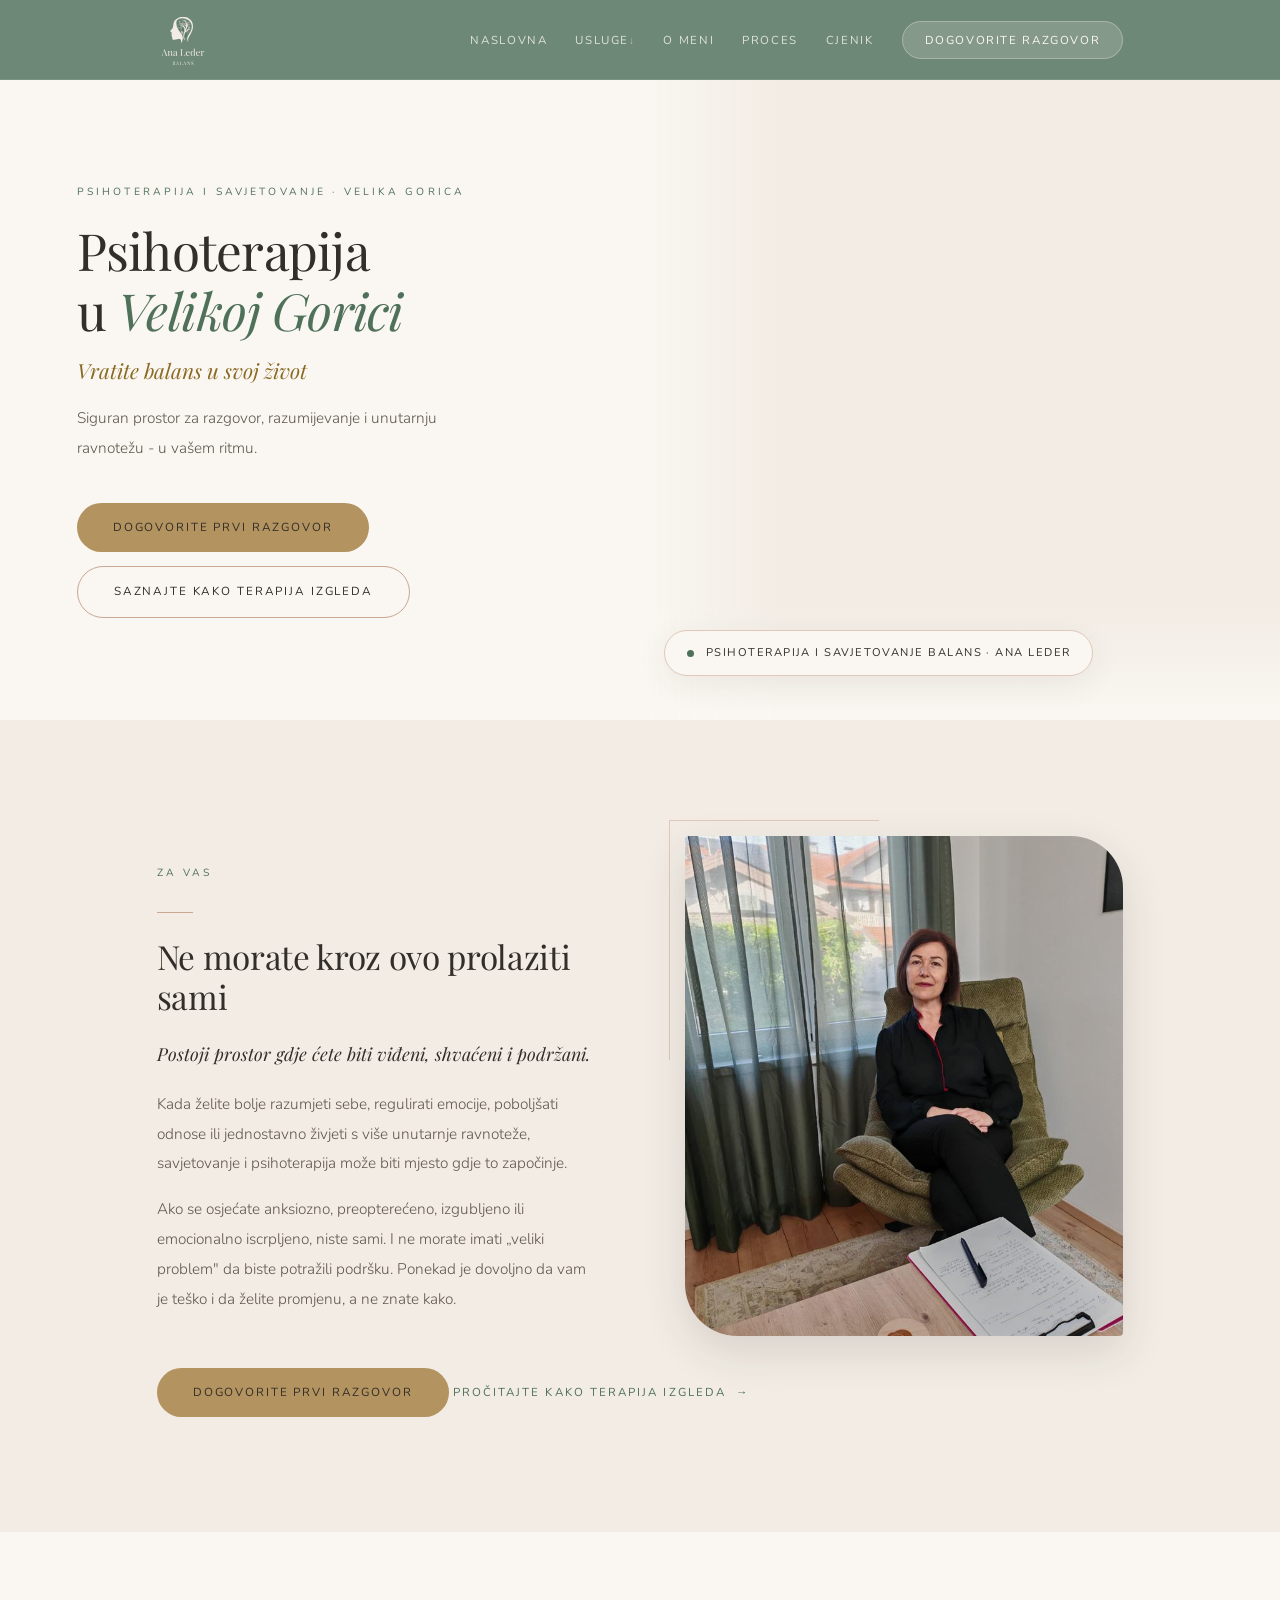
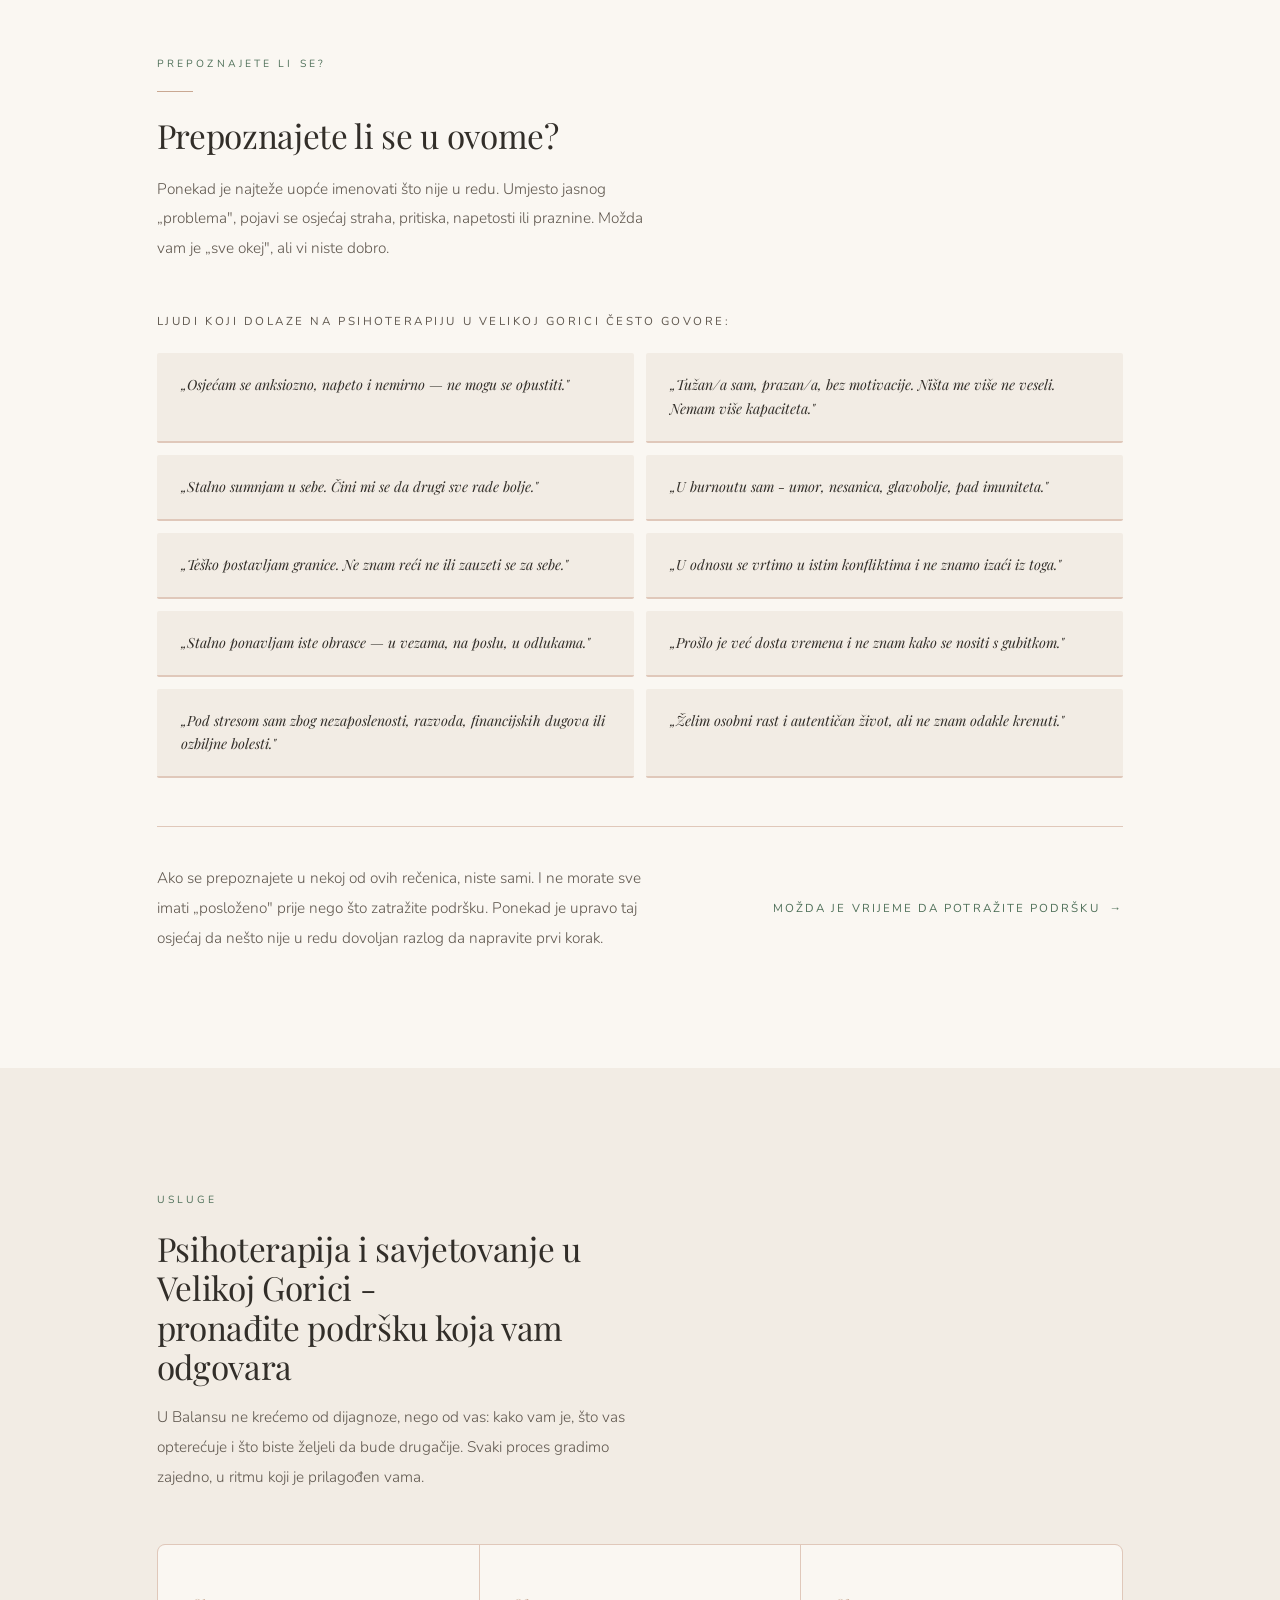
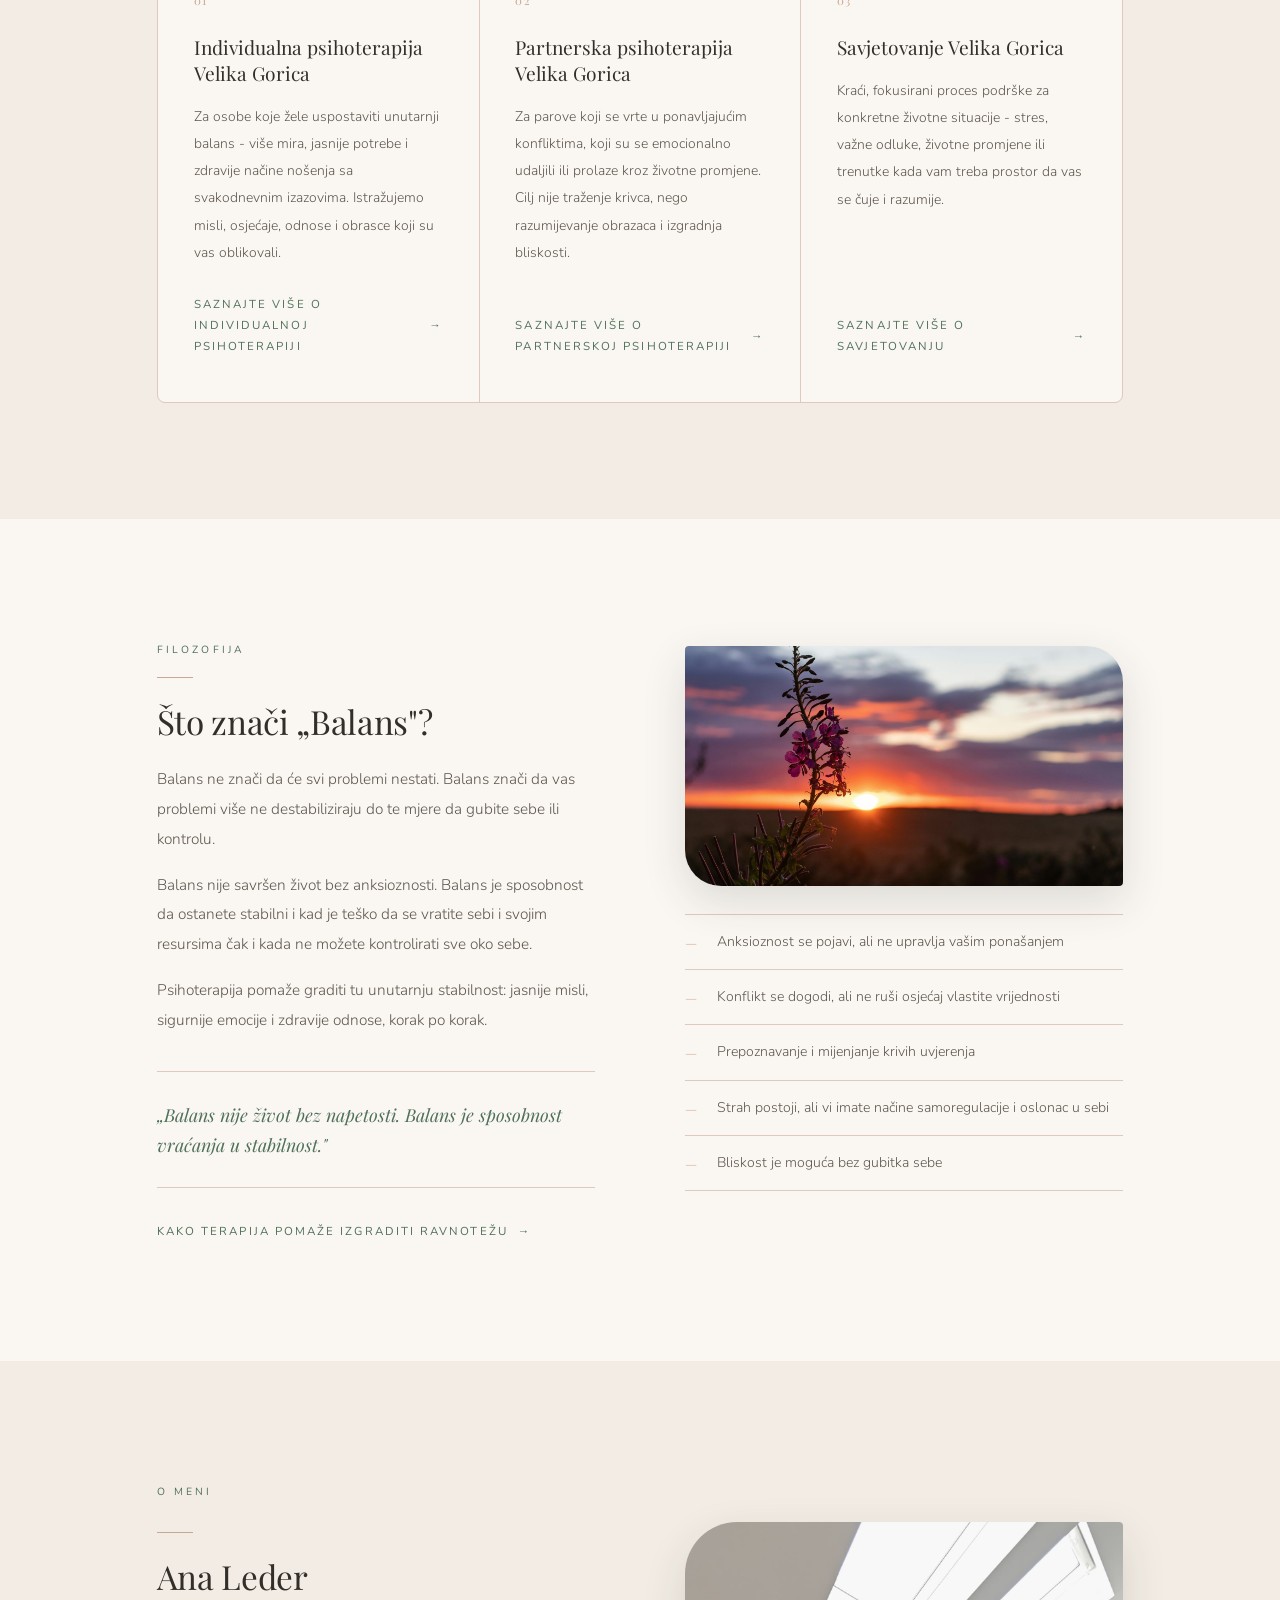
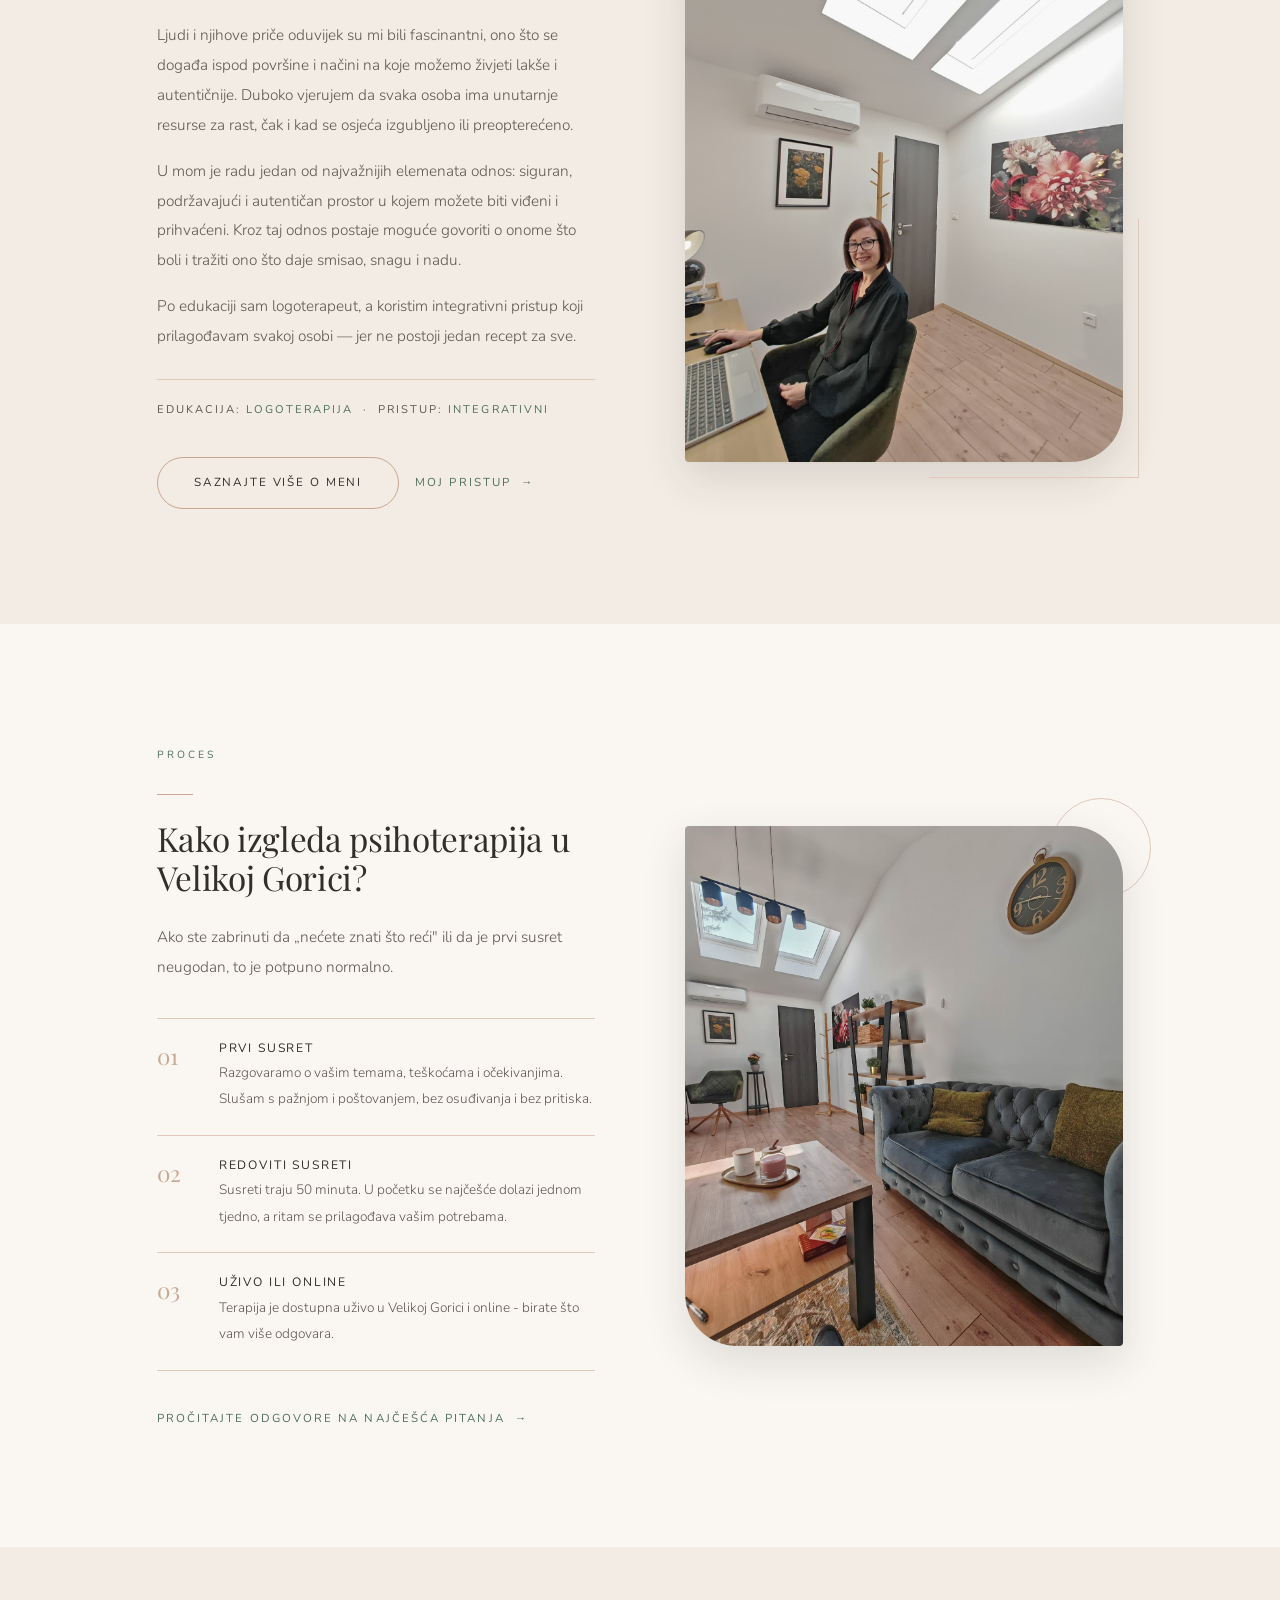
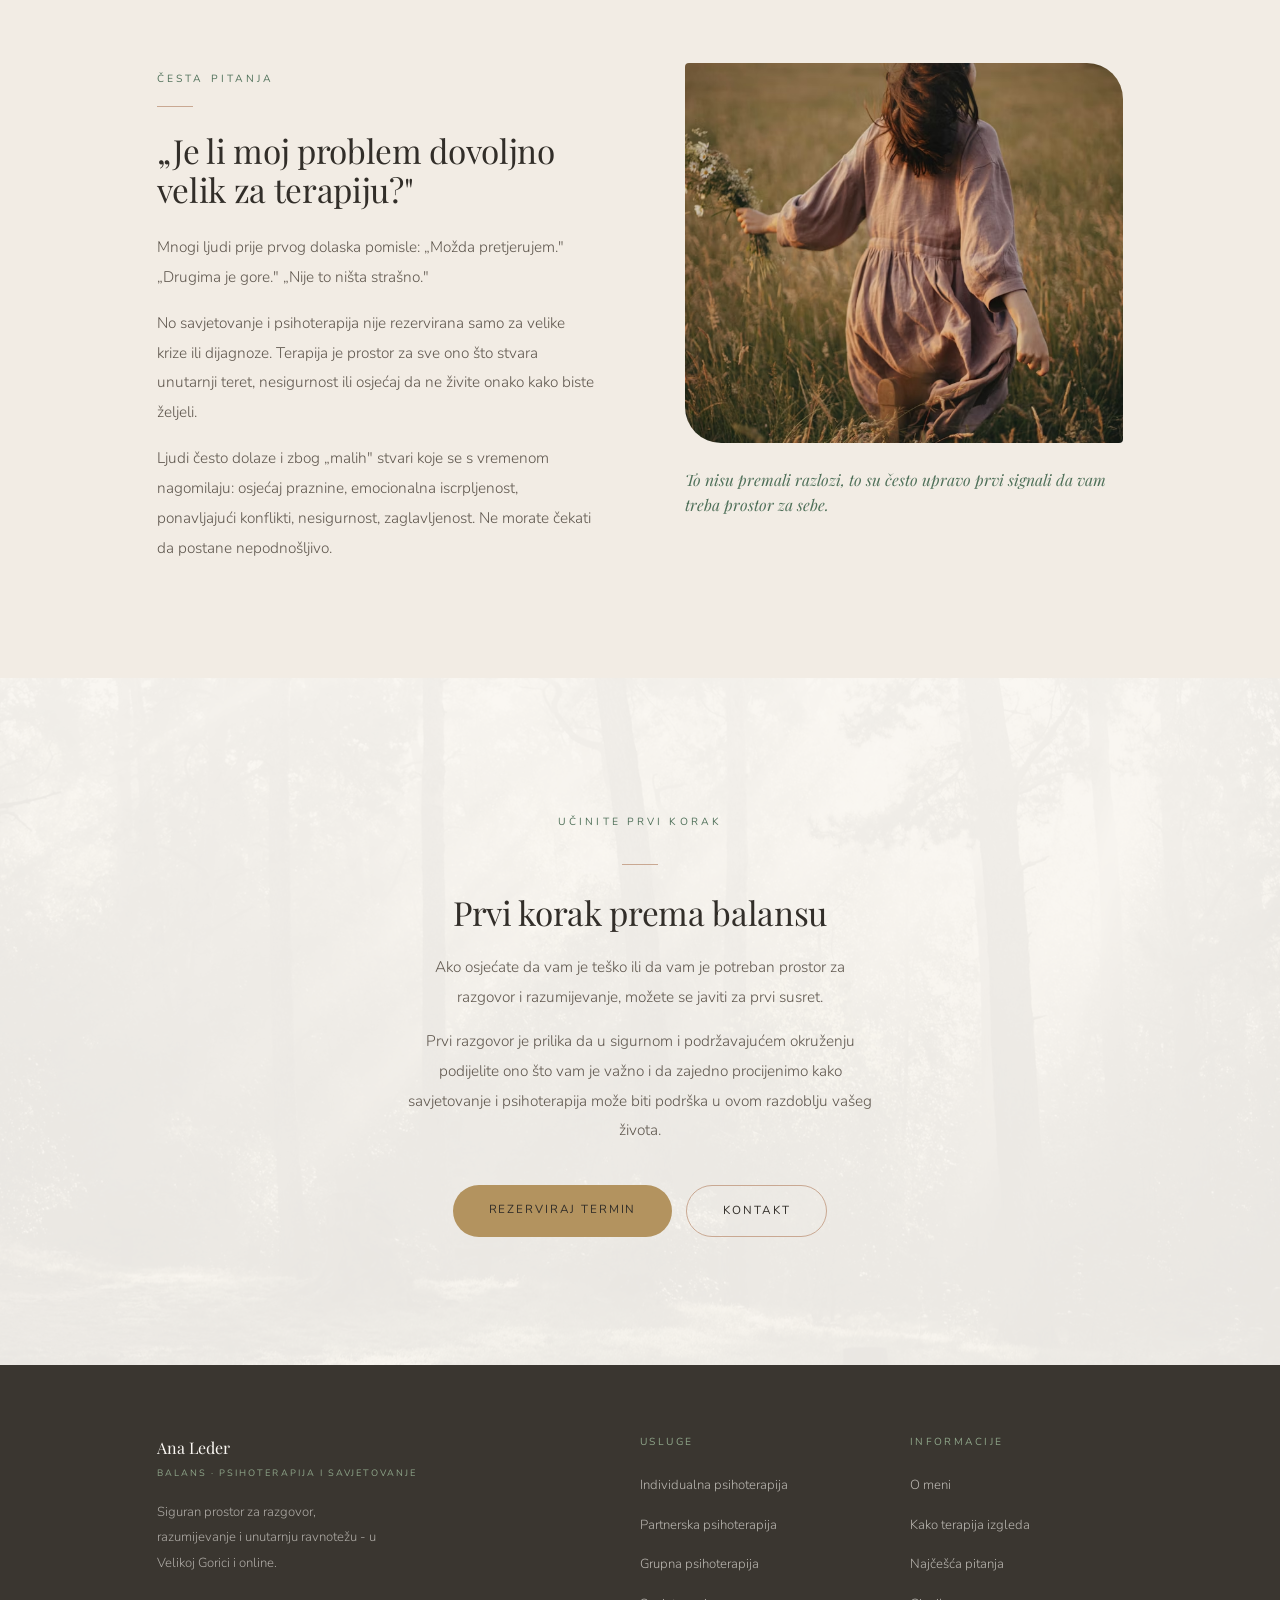
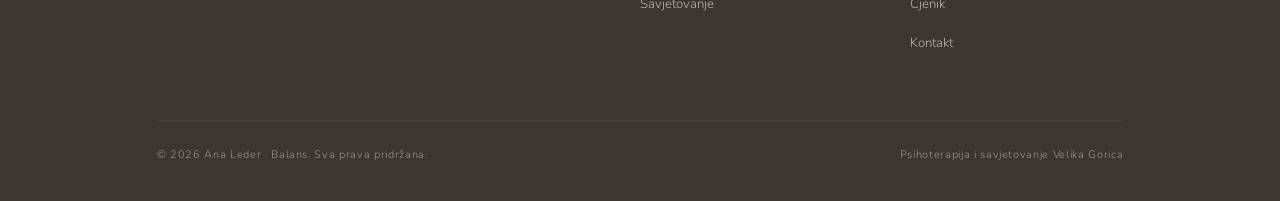
<file: index.html>
<!DOCTYPE html>
<html lang="hr">
<head>
  <meta name="google-site-verification" content="-kLw0ZuczAHAKyEQ99xC3GhOdw5gzK8ocdklpjoWKtI" />
  <meta charset="UTF-8" />
  <meta name="viewport" content="width=device-width, initial-scale=1.0" />

  <!-- SEO -->
  <title>Psihoterapija Velika Gorica | Balans — Ana Leder</title>
  <meta name="description" content="Psihoterapija i savjetovanje u Velikoj Gorici. Individualna i partnerska psihoterapija u sigurnom, podržavajućem prostoru." />
  <meta name="robots" content="index, follow" />
  <link rel="canonical" href="https://psihoterapija-balans.hr/index.html" />

  <!-- Open Graph -->
  <meta property="og:title" content="Psihoterapija Velika Gorica | Balans — Ana Leder" />
  <meta property="og:description" content="Siguran prostor za razgovor, razumijevanje i unutarnju ravnotežu — u Velikoj Gorici i online." />
  <meta property="og:type" content="website" />
  <meta property="og:url" content="https://psihoterapija-balans.hr/" />

  <!-- Schema.org — lokalni biznis -->
  <script type="application/ld+json">
  {
    "@context": "https://schema.org",
    "@type": "MedicalBusiness",
    "name": "Balans — Ana Leder, psihoterapija i savjetovanje",
    "url": "https://psihoterapija-balans.hr",
    "telephone": "+385915246237",
    "email": "leder.ana@gmail.com",
    "address": {
      "@type": "PostalAddress",
      "streetAddress": "Zagrebačka ul. 37b",
      "addressLocality": "Velika Gorica",
      "postalCode": "10410",
      "addressCountry": "HR"
    },
    "geo": {
      "@type": "GeoCoordinates",
      "latitude": 45.7153,
      "longitude": 16.0753
    },
    "priceRange": "€€",
    "image": "https://psihoterapija-balans.hr/slike/AnaLedersavjetovanje.jpg",
    "areaServed": ["Velika Gorica", "Zagreb", "Zagrebačka županija"],
    "founder": { "@type": "Person", "name": "Ana Leder", "jobTitle": "Psihoterapeut" },
    "knowsLanguage": "hr",
    "hasMap": "https://www.google.com/maps?q=Zagreba%C4%8Dka+ul.+37b,+10410+Velika+Gorica",
    "sameAs": "https://share.google/ae2eGjssJG3whDYxh",
    "description": "Psihoterapija i savjetovanje u Velikoj Gorici. Individualna i partnerska psihoterapija."
  }
  </script>

  <!-- Fonts — self-hosted woff2 (bez vanjskih zahtjeva); preload kritičnih (latin) za brzi LCP -->
  <link rel="preload" as="font" type="font/woff2" href="fonts/playfair-latin.woff2" crossorigin />
  <link rel="preload" as="font" type="font/woff2" href="fonts/nunito-latin.woff2" crossorigin />

  <!-- Global CSS -->
  <link rel="stylesheet" href="css/style.css" />

  <!-- Favicon -->
  <link rel="icon" href="slike/PsihoterapijaBalanslogo.svg" type="image/svg+xml" />
  <meta name="theme-color" content="#6e8878" />

  <!-- Social / OG slika + Twitter -->
  <meta property="og:site_name" content="Balans — Ana Leder, psihoterapija i savjetovanje" />
  <meta property="og:locale" content="hr_HR" />
  <meta property="og:image" content="https://psihoterapija-balans.hr/slike/PsihoterapijaBalansnature.jpg" />
  <meta property="og:image:width" content="1600" />
  <meta property="og:image:height" content="900" />
  <meta property="og:image:alt" content="Balans — psihoterapija i savjetovanje, Velika Gorica" />
  <meta name="twitter:card" content="summary_large_image" />

  <!-- Lokalni SEO (geo) -->
  <meta name="author" content="Ana Leder" />
  <meta name="geo.region" content="HR" />
  <meta name="geo.placename" content="Velika Gorica" />
  <meta name="geo.position" content="45.7153;16.0753" />
  <meta name="ICBM" content="45.7153, 16.0753" />

  <!-- Stranica-specifični stilovi -->
  <style>

    /* ── PAGE OFFSET za fixed nav ── */
    body { padding-top: 0; }

    /* ══════════════════════════════════════
       SEKCIJA 1 — HERO
    ══════════════════════════════════════ */
    #hero {
      display: grid;
      grid-template-columns: 1fr 1fr;
      min-height: 62vh;
      padding-top: var(--nav-h);
      background: var(--cream);
    }

    .hero-l {
      display: flex; flex-direction: column; justify-content: center;
      padding: clamp(56px,8vw,110px) clamp(24px,4vw,64px) clamp(56px,8vw,110px) clamp(24px,6vw,96px);
    }
    .hero-l .label  { margin-bottom: 18px; }
    .hero-l h1      { margin-bottom: 10px; }
    .hero-l h1 em   { font-style: italic; color: var(--moss); }
    .hero-tagline {
      font-family: 'Playfair Display', serif; font-style: italic;
      font-size: clamp(1rem, 1.7vw, 1.3rem);
      color: var(--gold); margin-bottom: 12px;
    }
    .hero-sub {
      max-width: 44ch; margin-bottom: 40px;
      font-size: clamp(.88rem, 1.2vw, .98rem);
    }
    .hero-actions { display: flex; gap: 14px; flex-wrap: wrap; align-items: center; }

    /* Hero — desna strana slika */
    .hero-r {
      position: relative; overflow: hidden;
      background: var(--canvas);          /* placeholder dok nema slike */
    }
    .hero-r img {
      width: 100%; height: 100%;
      object-fit: cover; object-position: center 30%;
      filter: saturate(.96) brightness(.96);
    }
    /* Fade lijevo i dolje */
    .hero-r::after {
      content: ''; position: absolute; inset: 0;
      background:
        linear-gradient(to right, var(--cream) 0%, transparent 22%),
        linear-gradient(to top, var(--cream) 0%, transparent 18%);
      pointer-events: none;
    }

    /* Badge */
    .hero-badge {
      position: absolute; bottom: 44px; left: 24px; z-index: 2;
      background: var(--cream); border: 1px solid var(--clay-l);
      border-radius: 100px; padding: 12px 22px;
      display: flex; align-items: center; gap: 12px;
      box-shadow: 0 8px 32px rgba(58,54,48,.07);
    }
    .badge-dot { width: 7px; height: 7px; border-radius: 50%; background: var(--moss); flex-shrink: 0; }
    .hero-badge span {
      font-family: 'Nunito', sans-serif; font-size: .7rem; font-weight: 400;
      letter-spacing: .13em; text-transform: uppercase; color: var(--dark);
    }

    /* HERO RESPONSIVE */
    @media (max-width: 860px) {
      #hero {
        grid-template-columns: 1fr;
        min-height: calc(100dvh - var(--nav-h));
        position: relative;
        overflow: hidden;
      }
      /* Slika ostaje kao pozadina na mobileu */
      .hero-r {
        display: block;
        position: absolute;
        inset: 0;
        z-index: 0;
      }
      .hero-r img {
        width: 100%; height: 100%;
        object-fit: cover; object-position: center 30%;
        filter: saturate(1) brightness(.9);
      }
      /* Tamni scrim odozdo — jamči visok kontrast svijetlog teksta */
      .hero-r::after {
        background:
          linear-gradient(to bottom,
            rgba(30,28,24,.28) 0%,
            rgba(30,28,24,.50) 42%,
            rgba(30,28,24,.72) 72%,
            rgba(30,28,24,.88) 100%);
      }
      .hero-badge { display: none; }
      .hero-l {
        position: relative;
        z-index: 1;
        padding: clamp(48px,10vw,72px) clamp(24px,6vw,40px) clamp(64px,12vw,96px);
        justify-content: flex-end;
        min-height: calc(100dvh - var(--nav-h));
      }
      .hero-l .label        { color: #cddbc8; }                /* svijetli moss */
      .hero-l h1            { color: var(--cream); }
      .hero-l h1 em         { color: #d7e6d3; font-style: italic; }
      .hero-l .hero-tagline { color: #edcfa0; }                /* svijetli zlatni */
      .hero-l .hero-sub     { color: rgba(250,247,242,.92); }
      /* Ghost gumb — svijetli obrub na tamnoj podlozi */
      .hero-l .btn-ghost       { border-color: rgba(250,247,242,.55); color: var(--cream); }
      .hero-l .btn-ghost:hover { border-color: var(--cream); color: var(--cream); background: rgba(250,247,242,.12); }
    }
    @media (max-width: 600px) {
      .hero-actions { flex-direction: column; align-items: stretch; }
      .hero-actions .btn { text-align: center; }
      .hero-l h1 { font-size: clamp(2.2rem, 9vw, 2.8rem); }
      .hero-tagline { font-size: 1.15rem; }
      .hero-sub { font-size: 1rem; max-width: 100%; }
    }

    /* ══════════════════════════════════════
       SEKCIJA 2 — EMPATIJSKI UVOD
    ══════════════════════════════════════ */
    #empathy { background: var(--canvas); }

    .empathy-grid {
      display: grid;
      grid-template-columns: 1fr 1fr;
      gap: clamp(44px, 7vw, 100px);
      align-items: center;
    }
    .empathy-img {
      position: relative;
    }
    .empathy-img img {
      width: 100%; height: clamp(320px, 42vw, 500px);
      object-fit: cover;
      border-radius: 4px 52px 4px 52px;
      filter: saturate(.96);
    }
    /* Dekorativni okvir */
    .empathy-img::before {
      content: ''; position: absolute; top: -16px; left: -16px;
      width: 48%; height: 48%;
      border-top: 1px solid var(--clay-l); border-left: 1px solid var(--clay-l);
    }
    .empathy-text .italic-note {
      font-family: 'Playfair Display', serif; font-style: italic;
      font-size: clamp(.95rem, 1.4vw, 1.12rem);
      color: var(--dark); margin-bottom: 20px; line-height: 1.6;
    }
    .empathy-text p + p { margin-top: 16px; }

    @media (max-width: 860px) {
      .empathy-grid { grid-template-columns: 1fr; gap: 36px; }
      .empathy-img::before { display: none; }
      .empathy-img img { height: clamp(220px, 55vw, 360px); }
    }

    /* ══════════════════════════════════════
       SEKCIJA 3 — PREPOZNAVANJE
    ══════════════════════════════════════ */
    #recognition { background: var(--cream); }

    .rec-intro { max-width: 640px; margin-bottom: 52px; }
    .rec-intro h2 { margin-bottom: 18px; }
    .rec-intro p  { max-width: 56ch; }

    .quotes-grid {
      display: grid;
      grid-template-columns: repeat(2, 1fr);
      gap: 12px;
      margin-bottom: 48px;
    }
    .q-card {
      padding: 20px 24px;
      background: var(--canvas);
      border-bottom: 2px solid var(--clay-l);
      border-radius: 2px;
      font-family: 'Playfair Display', serif; font-style: italic;
      font-size: clamp(.86rem, 1.1vw, .94rem);
      color: var(--dark); line-height: 1.7;
      transition: border-color .22s, background .22s;
    }
    .q-card:hover { border-color: var(--moss); background: var(--cream); }

    .rec-footer {
      display: flex; justify-content: space-between;
      align-items: center; flex-wrap: wrap; gap: 24px;
      padding-top: 36px; border-top: 1px solid var(--clay-l);
    }
    .rec-footer p { max-width: 56ch; margin: 0; }

    @media (max-width: 600px) {
      .quotes-grid { grid-template-columns: 1fr; }
      .rec-footer { flex-direction: column; align-items: flex-start; }
    }

    /* ══════════════════════════════════════
       SEKCIJA 4 — USLUGE
    ══════════════════════════════════════ */
    #services { background: var(--canvas); }

    .s-header { margin-bottom: 52px; }
    .s-header h2 { margin-top: 16px; margin-bottom: 16px; max-width: 22ch; }
    .s-header p  { max-width: 52ch; }

    .s-grid {
      display: grid;
      grid-template-columns: repeat(3, 1fr);
      gap: 1px;
      background: var(--clay-l);
      border: 1px solid var(--clay-l);
      border-radius: 8px;
      overflow: hidden;
    }
    .s-card {
      background: var(--cream);
      padding: clamp(28px, 3.5vw, 48px) clamp(22px, 2.8vw, 36px);
      display: flex; flex-direction: column;
      transition: background .26s;
    }
    .s-card:hover { background: var(--canvas); }
    .s-num {
      font-family: 'Playfair Display', serif; font-size: .72rem;
      color: var(--clay); letter-spacing: .1em; margin-bottom: 24px;
      display: block;
    }
    .s-card h3 { margin-bottom: 16px; line-height: 1.35; }
    .s-card p  { font-size: .87rem; margin-bottom: 28px; flex: 1; }

    @media (max-width: 860px) {
      .s-grid { grid-template-columns: 1fr; }
    }

    /* ══════════════════════════════════════
       SEKCIJA 5 — ŠTO ZNAČI BALANS
    ══════════════════════════════════════ */
    #meaning { background: var(--cream); }

    .meaning-grid {
      display: grid;
      grid-template-columns: 1fr 1fr;
      gap: clamp(44px, 7vw, 100px);
      align-items: start;
    }
    .meaning-l h2 { margin-bottom: 22px; }
    .meaning-l p + p { margin-top: 16px; }

    .m-quote {
      margin-top: 36px; padding: 28px 0;
      border-top: 1px solid var(--clay-l);
      border-bottom: 1px solid var(--clay-l);
    }
    .m-quote blockquote {
      font-family: 'Playfair Display', serif; font-style: italic;
      font-size: clamp(.95rem, 1.4vw, 1.12rem);
      color: var(--moss); line-height: 1.65;
    }

    .meaning-r { padding-top: 12px; }
    .meaning-r-img {
      width: 100%; height: clamp(180px, 22vw, 240px);
      object-fit: cover;
      border-radius: 4px 36px 4px 36px;
      filter: saturate(.96);
      margin-bottom: 28px;
    }
    .m-list { list-style: none; }
    .m-list li {
      display: grid; grid-template-columns: 18px 1fr; gap: 14px;
      align-items: start; padding: 15px 0;
      border-bottom: 1px solid var(--clay-l);
      font-size: .88rem; color: var(--muted); font-weight: 300; line-height: 1.65;
    }
    .m-list li:first-child { border-top: 1px solid var(--clay-l); }
    .m-list li::before {
      content: '—'; color: var(--clay);
      font-family: 'Playfair Display', serif; margin-top: 1px;
    }

    @media (max-width: 860px) {
      .meaning-grid { grid-template-columns: 1fr; gap: 40px; }
    }

    /* ══════════════════════════════════════
       SEKCIJA 6 — O MENI (kratko)
    ══════════════════════════════════════ */
    #about-short { background: var(--canvas); }

    /* reuse .two-col + .text-block + .photo-wrap iz global CSS */

    /* Mobilna slika unutar text-blocka — sakrivena na desktopu */
    .about-mob-img { display: none; }

    @media (max-width: 860px) {
      /* Prikaži dupliciranu sliku između h2 i teksta */
      .about-mob-img {
        display: block;
        width: 100%;
        height: clamp(240px, 56vw, 360px);
        object-fit: cover;
        border-radius: 4px 52px 4px 52px;
        filter: saturate(.96);
        margin: 20px 0 24px;
      }
      /* Sakrij originalnu foto-wrap (desktop layout slika) */
      #about-short .photo-wrap { display: none; }
      /* Text-block zauzima punu širinu */
      #about-short .two-col.flip { flex-direction: column; }
    }

    /* ══════════════════════════════════════
       SEKCIJA 7 — KAKO TERAPIJA IZGLEDA
    ══════════════════════════════════════ */
    #how-short { background: var(--cream); }

    /* reuse .steps iz global CSS */

    /* ══════════════════════════════════════
       SEKCIJA 8 — OBJECTION
    ══════════════════════════════════════ */
    #objection { background: var(--canvas); }

    .obj-grid {
      display: grid;
      grid-template-columns: 1fr 1fr;
      gap: clamp(44px, 7vw, 100px);
      align-items: start;
    }
    .obj-l h2      { margin-bottom: 22px; }
    .obj-l p + p   { margin-top: 16px; }
    .obj-l .actions { margin-top: 36px; }

    .obj-points { margin-bottom: 24px; }
    .obj-pt {
      display: grid; grid-template-columns: 18px 1fr; gap: 14px;
      align-items: start; padding: 17px 0;
      border-bottom: 1px solid var(--clay-l);
    }
    .obj-pt:first-child { border-top: 1px solid var(--clay-l); }
    .obj-pt::before { content: '◦'; color: var(--clay); font-size: 1.1rem; margin-top: 1px; }
    .obj-pt p { margin: 0; font-size: .88rem; }
    .obj-note {
      font-family: 'Playfair Display', serif; font-style: italic;
      font-size: .98rem; color: var(--moss); line-height: 1.6; margin-top: 20px;
    }

    @media (max-width: 860px) {
      .obj-grid { grid-template-columns: 1fr; gap: 40px; }
    }

    /* ══════════════════════════════════════
       SEKCIJA 9 — ZAVRŠNI CTA
    ══════════════════════════════════════ */
    #cta-final {
      padding: clamp(80px, 10vw, 140px) 0;
      background: var(--cream);
      position: relative; overflow: hidden;
    }
    #cta-final::before {
      content: ''; position: absolute; inset: 0;
      /* Zamijeni s pravom slikom: */
      background: url('slike/PsihoterapijaBalansnature.jpg') center/cover no-repeat;
      opacity: .06; filter: saturate(.2);
    }
    .cta-box {
      position: relative; z-index: 1;
      max-width: 600px; margin: 0 auto; text-align: center;
    }
    .cta-box h2    { margin-bottom: 20px; }
    .cta-box p     { max-width: 52ch; margin: 0 auto; }
    .cta-box p + p { margin-top: 14px; }
    .cta-btns {
      margin-top: 40px;
      display: flex; gap: 14px; justify-content: center; flex-wrap: wrap;
    }

  </style>
</head>

<body>

<!-- ═══════════════════════════ HEADER ═══════════════════════════ -->
<nav id="site-nav">
  <div class="wrap nav-i">
    <a href="index.html" class="nav-logo" aria-label="Balans Ana Leder — povratak na naslovnicu">
      <img src="slike/PsihoterapijaBalanslogo.svg" alt="Balans — Ana Leder, psihoterapija i savjetovanje" width="52" height="52" />
    </a>
    <button class="nav-burger" id="burger" aria-label="Otvori izbornik" aria-expanded="false">
      <span></span><span></span><span></span>
    </button>
    <ul class="nav-links" id="nav-links" role="list">
      <li><a href="index.html">Naslovna</a></li>
      <li class="has-dropdown">
        <a href="#" aria-haspopup="true">Usluge</a>
        <ul class="dropdown" role="list">
          <li><a href="individualna-psihoterapija.html">Individualna psihoterapija</a></li>
          <li><a href="partnerska-psihoterapija.html">Partnerska psihoterapija</a></li>
          <li><a href="grupna-psihoterapija.html">Grupna psihoterapija</a></li>
          <li><a href="savjetovanje.html">Savjetovanje</a></li>
        </ul>
      </li>
      <li><a href="o-meni.html">O meni</a></li>
      <li><a href="proces-pitanja.html">Proces</a></li>
      <li><a href="cjenik.html">Cjenik</a></li>
      <li><a href="kontakt.html" class="ncta">Dogovorite razgovor</a></li>
    </ul>
  </div>
</nav>
<!-- /HEADER -->


<main>

  <!-- ══════════════════════════════════════════════════════════
       SEKCIJA 1 — HERO
  ══════════════════════════════════════════════════════════ -->
  <section id="hero" aria-label="Uvod">
    <div class="hero-l">
      <span class="label">Psihoterapija i savjetovanje · Velika Gorica</span>
      <h1>Psihoterapija <br> u <em>Velikoj Gorici</em></h1>
      <p class="hero-tagline">Vratite balans u svoj život</p>
      <p class="hero-sub">Siguran prostor za razgovor, razumijevanje i unutarnju ravnotežu - u vašem ritmu.</p>
      <div class="hero-actions">
        <a href="kontakt.html" class="btn btn-dark">Dogovorite prvi razgovor</a>
        <a href="proces-pitanja.html" class="btn btn-ghost">Saznajte kako terapija izgleda</a>
      </div>
    </div>

    <div class="hero-r">
      <!--
        PLACEHOLDER — zamijeni s pravom slikom:
        <img src="slike/hero-naslovna.jpg" alt="Mirno, podržavajuće okruženje za psihoterapiju" width="900" height="900" />
      -->
      <img
        src="slike/PsihoterapijaBalansnature.jpg"
        srcset="slike/PsihoterapijaBalansnature-sm.jpg 900w, slike/PsihoterapijaBalansnature.jpg 1600w"
        sizes="(max-width: 860px) 100vw, 50vw"
        alt="Mirno, podržavajuće okruženje za psihoterapiju"
        width="1600" height="900"
        loading="eager" fetchpriority="high" decoding="async"
      />
      <!-- Badge -->
      <div class="hero-badge">
        <span class="badge-dot"></span>
        <span>Psihoterapija i savjetovanje Balans · Ana Leder</span>
      </div>
    </div>
  </section>


  <!-- ══════════════════════════════════════════════════════════
       SEKCIJA 2 — EMPATIJSKI UVOD
  ══════════════════════════════════════════════════════════ -->
  <section id="empathy" class="section" aria-label="Empatijski uvod">
    <div class="wrap">
      <div class="empathy-grid">

        <div class="empathy-text text-block rv">
          <span class="label">Za vas</span>
          <div class="rule" style="margin-top:14px;"></div>
          <h2>Ne morate kroz ovo prolaziti sami</h2>
          <p class="italic-note">Postoji prostor gdje ćete biti viđeni, shvaćeni i podržani.</p>
          <p>Kada želite bolje razumjeti sebe, regulirati emocije, poboljšati odnose ili jednostavno živjeti s više unutarnje ravnoteže, savjetovanje i psihoterapija može biti mjesto gdje to započinje.</p>
          <p>Ako se osjećate anksiozno, preopterećeno, izgubljeno ili emocionalno iscrpljeno, niste sami. I ne morate imati „veliki problem" da biste potražili podršku. Ponekad je dovoljno da vam je teško i da želite promjenu, a ne znate kako.</p>
        </div>

        <div class="empathy-img rv">
          <!--
            PLACEHOLDER — zamijeni s pravom slikom:
            <img src="slike/empathy.jpg" alt="Siguran prostor za razgovor" width="600" height="500" loading="lazy" />
          -->
          <img
            src="slike/PsihoterapijaBalansAnaLeder.jpeg"
            alt="Ana Leder — siguran prostor za razgovor i podršku"
            width="600" height="500" loading="lazy" decoding="async"
          />
        </div>

      </div>

      <div class="actions" style="margin-top:32px;">
        <a href="kontakt.html" class="btn btn-dark">Dogovorite prvi razgovor</a>
        <a href="proces-pitanja.html" class="link-arrow">Pročitajte kako terapija izgleda</a>
      </div>
    </div>
  </section>


  <!-- ══════════════════════════════════════════════════════════
       SEKCIJA 3 — PREPOZNAVANJE
  ══════════════════════════════════════════════════════════ -->
  <section id="recognition" class="section" aria-label="Prepoznajete li se u ovome">
    <div class="wrap">

      <div class="rec-intro rv">
        <span class="label">Prepoznajete li se?</span>
        <div class="rule" style="margin-top:14px;"></div>
        <h2>Prepoznajete li se u ovome?</h2>
        <p>Ponekad je najteže uopće imenovati što nije u redu. Umjesto jasnog „problema", pojavi se osjećaj straha, pritiska, napetosti ili praznine. Možda vam je „sve okej", ali vi niste dobro.</p>
      </div>

      <h3 style="font-family:'Nunito',sans-serif; font-size:.72rem; font-weight:400; letter-spacing:.22em; text-transform:uppercase; color:var(--muted); margin-bottom:24px;" class="rv">
        Ljudi koji dolaze na psihoterapiju u Velikoj Gorici često govore:
      </h3>

      <div class="quotes-grid">
        <div class="q-card rv">„Osjećam se anksiozno, napeto i nemirno — ne mogu se opustiti."</div>
        <div class="q-card rv">„Tužan/a sam, prazan/a, bez motivacije. Ništa me više ne veseli. Nemam više kapaciteta."</div>
        <div class="q-card rv">„Stalno sumnjam u sebe. Čini mi se da drugi sve rade bolje."</div>
        <div class="q-card rv">„U burnoutu sam - umor, nesanica, glavobolje, pad imuniteta."</div>
        <div class="q-card rv">„Teško postavljam granice. Ne znam reći ne ili zauzeti se za sebe."</div>
        <div class="q-card rv">„U odnosu se vrtimo u istim konfliktima i ne znamo izaći iz toga."</div>
        <div class="q-card rv">„Stalno ponavljam iste obrasce — u vezama, na poslu, u odlukama."</div>
        <div class="q-card rv">„Prošlo je već dosta vremena i ne znam kako se nositi s gubitkom."</div>
        <div class="q-card rv">„Pod stresom sam zbog nezaposlenosti, razvoda, financijskih dugova ili ozbiljne bolesti."</div>
        <div class="q-card rv">„Želim osobni rast i autentičan život, ali ne znam odakle krenuti."</div>
      </div>

      <div class="rec-footer rv">
        <p>Ako se prepoznajete u nekoj od ovih rečenica, niste sami. I ne morate sve imati „posloženo" prije nego što zatražite podršku. Ponekad je upravo taj osjećaj da nešto nije u redu dovoljan razlog da napravite prvi korak.</p>
        <a href="kontakt.html" class="link-arrow">Možda je vrijeme da potražite podršku</a>
      </div>

    </div>
  </section>


  <!-- ══════════════════════════════════════════════════════════
       SEKCIJA 4 — USLUGE
  ══════════════════════════════════════════════════════════ -->
  <section id="services" class="section" aria-label="Usluge">
    <div class="wrap">

      <div class="s-header rv">
        <span class="label">Usluge</span>
        <h2>Psihoterapija i savjetovanje u Velikoj Gorici -<br>pronađite podršku koja vam odgovara</h2>
        <p>U Balansu ne krećemo od dijagnoze, nego od vas: kako vam je, što vas opterećuje i što biste željeli da bude drugačije. Svaki proces gradimo zajedno, u ritmu koji je prilagođen vama.</p>
      </div>

      <div class="s-grid">

        <article class="s-card rv">
          <span class="s-num">01</span>
          <h3>Individualna psihoterapija Velika Gorica</h3>
          <p>Za osobe koje žele uspostaviti unutarnji balans - više mira, jasnije potrebe i zdravije načine nošenja sa svakodnevnim izazovima. Istražujemo misli, osjećaje, odnose i obrasce koji su vas oblikovali.</p>
          <a href="individualna-psihoterapija.html" class="link-arrow">Saznajte više o individualnoj psihoterapiji</a>
        </article>

        <article class="s-card rv">
          <span class="s-num">02</span>
          <h3>Partnerska psihoterapija Velika Gorica</h3>
          <p>Za parove koji se vrte u ponavljajućim konfliktima, koji su se emocionalno udaljili ili prolaze kroz životne promjene. Cilj nije traženje krivca, nego razumijevanje obrazaca i izgradnja bliskosti.</p>
          <a href="partnerska-psihoterapija.html" class="link-arrow">Saznajte više o partnerskoj psihoterapiji</a>
        </article>

        <article class="s-card rv">
          <span class="s-num">03</span>
          <h3>Savjetovanje Velika Gorica</h3>
          <p>Kraći, fokusirani proces podrške za konkretne životne situacije - stres, važne odluke, životne promjene ili trenutke kada vam treba prostor da vas se čuje i razumije.</p>
          <a href="savjetovanje.html" class="link-arrow">Saznajte više o savjetovanju</a>
        </article>

      </div>
    </div>
  </section>


  <!-- ══════════════════════════════════════════════════════════
       SEKCIJA 5 — ŠTO ZNAČI "BALANS"
  ══════════════════════════════════════════════════════════ -->
  <section id="meaning" class="section" aria-label="Što znači Balans">
    <div class="wrap">
      <div class="meaning-grid">

        <div class="meaning-l rv">
          <span class="label">Filozofija</span>
          <div class="rule" style="margin-top:14px;"></div>
          <h2>Što znači „Balans"?</h2>
          <p>Balans ne znači da će svi problemi nestati. Balans znači da vas problemi više ne destabiliziraju do te mjere da gubite sebe ili kontrolu.</p>
          <p>Balans nije savršen život bez anksioznosti. Balans je sposobnost da ostanete stabilni i kad je teško da se vratite sebi i svojim resursima čak i kada ne možete kontrolirati sve oko sebe.</p>
          <p>Psihoterapija pomaže graditi tu unutarnju stabilnost: jasnije misli, sigurnije emocije i zdravije odnose, korak po korak.</p>
          <div class="m-quote">
            <blockquote>„Balans nije život bez napetosti. Balans je sposobnost vraćanja u stabilnost."</blockquote>
          </div>
          <div style="margin-top:28px;">
            <a href="proces-pitanja.html" class="link-arrow">Kako terapija pomaže izgraditi ravnotežu</a>
          </div>
        </div>

        <div class="meaning-r rv">
          <!--
            PLACEHOLDER — zamijeni s pravom slikom:
            <img class="meaning-r-img" src="slike/balans.jpg" alt="Unutarnja ravnoteža i mir" width="600" height="240" loading="lazy" />
          -->
          <img
            class="meaning-r-img"
            src="slike/cvijece.jpg"
            alt="Unutarnja ravnoteža — priroda i mir"
            width="600" height="240" loading="lazy"
          />
          <ul class="m-list">
            <li>Anksioznost se pojavi, ali ne upravlja vašim ponašanjem</li>
            <li>Konflikt se dogodi, ali ne ruši osjećaj vlastite vrijednosti</li>
            <li>Prepoznavanje i mijenjanje krivih uvjerenja</li>
            <li>Strah postoji, ali vi imate načine samoregulacije i oslonac u sebi</li>
            <li>Bliskost je moguća bez gubitka sebe</li>
          </ul>
        </div>

      </div>
    </div>
  </section>


  <!-- ══════════════════════════════════════════════════════════
       SEKCIJA 6 — O MENI (kratko)
  ══════════════════════════════════════════════════════════ -->
  <section id="about-short" class="section" aria-label="O meni">
    <div class="wrap">
      <div class="two-col flip">

        <div class="photo-wrap frame-br rv">
          <!--
            PLACEHOLDER — zamijeni s Aninom fotografijom:
            <img class="photo-main photo-r2" src="slike/ana-leder.jpg" alt="Ana Leder, psihoterapeutkinja u Velikoj Gorici" width="600" height="540" loading="lazy" />
          -->
          <img
            class="photo-main photo-r2"
            src="slike/PsihoterapijaBalansVelikaGoricaAnaLeder.jpeg"
            alt="Ana Leder, psihoterapeutkinja u Velikoj Gorici"
            width="600" height="540" loading="lazy" decoding="async"
          />
        </div>

        <div class="text-block rv">
          <span class="label">O meni</span>
          <div class="rule" style="margin-top:14px;"></div>
          <h2>Ana Leder</h2>
          <img
            src="slike/PsihoterapijaBalansVelikaGoricaAnaLeder.jpeg"
            alt="Ana Leder, psihoterapeutkinja u Velikoj Gorici"
            width="600" height="540" loading="lazy" decoding="async"
            class="about-mob-img"
          />
          <p>Ljudi i njihove priče oduvijek su mi bili fascinantni, ono što se događa ispod površine i načini na koje možemo živjeti lakše i autentičnije. Duboko vjerujem da svaka osoba ima unutarnje resurse za rast, čak i kad se osjeća izgubljeno ili preopterećeno.</p>
          <p>U mom je radu jedan od najvažnijih elemenata odnos: siguran, podržavajući i autentičan prostor u kojem možete biti viđeni i prihvaćeni. Kroz taj odnos postaje moguće govoriti o onome što boli i tražiti ono što daje smisao, snagu i nadu.</p>
          <p>Po edukaciji sam logoterapeut, a koristim integrativni pristup koji prilagođavam svakoj osobi — jer ne postoji jedan recept za sve.</p>
          <div class="about-cred">Edukacija: <strong>Logoterapija</strong> &nbsp;·&nbsp; Pristup: <strong>Integrativni</strong></div>
          <div class="actions">
            <a href="o-meni.html" class="btn btn-ghost">Saznajte više o meni</a>
            <a href="o-meni.html" class="link-arrow">Moj pristup</a>
          </div>
        </div>

      </div>
    </div>
  </section>


  <!-- ══════════════════════════════════════════════════════════
       SEKCIJA 7 — KAKO TERAPIJA IZGLEDA
  ══════════════════════════════════════════════════════════ -->
  <section id="how-short" class="section" aria-label="Kako izgleda psihoterapija">
    <div class="wrap">
      <div class="two-col">

        <div class="text-block rv">
          <span class="label">Proces</span>
          <div class="rule" style="margin-top:14px;"></div>
          <h2>Kako izgleda psihoterapija u Velikoj Gorici?</h2>
          <p style="margin-bottom:36px;">Ako ste zabrinuti da „nećete znati što reći" ili da je prvi susret neugodan, to je potpuno normalno.</p>

          <div class="steps">
            <div class="step">
              <span class="step-n">01</span>
              <div class="step-b">
                <h3>Prvi susret</h3>
                <p>Razgovaramo o vašim temama, teškoćama i očekivanjima. Slušam s pažnjom i poštovanjem, bez osuđivanja i bez pritiska.</p>
              </div>
            </div>
            <div class="step">
              <span class="step-n">02</span>
              <div class="step-b">
                <h3>Redoviti susreti</h3>
                <p>Susreti traju 50 minuta. U početku se najčešće dolazi jednom tjedno, a ritam se prilagođava vašim potrebama.</p>
              </div>
            </div>
            <div class="step">
              <span class="step-n">03</span>
              <div class="step-b">
                <h3>Uživo ili online</h3>
                <p>Terapija je dostupna uživo u Velikoj Gorici i online - birate što vam više odgovara.</p>
              </div>
            </div>
          </div>

          <div style="margin-top:32px;">
            <a href="proces-pitanja.html" class="link-arrow">Pročitajte odgovore na najčešća pitanja</a>
          </div>
        </div>

        <div class="photo-wrap circle-accent rv">
          <!--
            PLACEHOLDER — zamijeni s pravom slikom:
            <img class="photo-main photo-r3" src="slike/terapija-prostor.jpg" alt="Terapijski prostor u Velikoj Gorici" width="600" height="520" loading="lazy" />
          -->
          <img
            class="photo-main photo-r3"
            src="slike/PsihoterapijaBalansVelikaGoricainterije.jpeg"
            alt="Terapijski prostor — mir i povjerenje"
            width="600" height="520" loading="lazy" decoding="async"
          />
        </div>

      </div>
    </div>
  </section>


  <!-- ══════════════════════════════════════════════════════════
       SEKCIJA 8 — OBJECTION
  ══════════════════════════════════════════════════════════ -->
  <section id="objection" class="section" aria-label="Je li moj problem dovoljno velik">
    <div class="wrap">
      <div class="obj-grid">

        <div class="obj-l rv">
          <span class="label">Česta pitanja</span>
          <div class="rule" style="margin-top:14px;"></div>
          <h2>„Je li moj problem dovoljno velik za terapiju?"</h2>
          <p>Mnogi ljudi prije prvog dolaska pomisle: „Možda pretjerujem." „Drugima je gore." „Nije to ništa strašno."</p>
          <p>No savjetovanje i psihoterapija nije rezervirana samo za velike krize ili dijagnoze. Terapija je prostor za sve ono što stvara unutarnji teret, nesigurnost ili osjećaj da ne živite onako kako biste željeli.</p>
          <p>Ljudi često dolaze i zbog „malih" stvari koje se s vremenom nagomilaju: osjećaj praznine, emocionalna iscrpljenost, ponavljajući konflikti, nesigurnost, zaglavljenost. Ne morate čekati da postane nepodnošljivo.</p>
        </div>

        <div class="rv">
          <!--
            PLACEHOLDER:
            <img src="slike/objection.jpg" alt="Siguran prostor za sve životne teškoće" ... />
          -->
          <img
            src="slike/Naturehappy.avif"
            alt="Siguran prostor za sve životne teškoće"
            width="600" height="380" loading="lazy" decoding="async"
            style="width:100%; height:clamp(220px,30vw,380px); object-fit:cover; border-radius:4px 36px 4px 36px; filter:saturate(.96); margin-bottom:24px;"
          />
          <p class="obj-note">To nisu premali razlozi, to su često upravo prvi signali da vam treba prostor za sebe.</p>
        </div>

      </div>
    </div>
  </section>


  <!-- ══════════════════════════════════════════════════════════
       SEKCIJA 9 — ZAVRŠNI CTA
  ══════════════════════════════════════════════════════════ -->
  <section id="cta-final" aria-label="Dogovorite prvi razgovor">
    <div class="wrap">
      <div class="cta-box rv">
        <span class="label">Učinite prvi korak</span>
        <div class="rule center" style="margin-top:14px;"></div>
        <h2>Prvi korak prema balansu</h2>
        <p>Ako osjećate da vam je teško ili da vam je potreban prostor za razgovor i razumijevanje, možete se javiti za prvi susret.</p>
        <p>Prvi razgovor je prilika da u sigurnom i podržavajućem okruženju podijelite ono što vam je važno i da zajedno procijenimo kako savjetovanje i psihoterapija može biti podrška u ovom razdoblju vašeg života.</p>
        <div class="cta-btns">
          <a href="kontakt.html" class="btn btn-dark">Rezerviraj termin</a>
          <a href="kontakt.html" class="btn btn-ghost">Kontakt</a>
        </div>
      </div>
    </div>
  </section>

</main>


<!-- ═══════════════════════════ FOOTER ═══════════════════════════ -->
<footer>
  <div class="wrap">
    <div class="ft-grid">
      <div class="ft-brand">
        <div class="ft-logo">
          Ana Leder
          <small>Balans · Psihoterapija i savjetovanje</small>
        </div>
        <p>Siguran prostor za razgovor, razumijevanje i unutarnju ravnotežu - u Velikoj Gorici i online.</p>
      </div>
      <div class="ft-col">
        <h5>Usluge</h5>
        <ul>
          <li><a href="individualna-psihoterapija.html">Individualna psihoterapija</a></li>
          <li><a href="partnerska-psihoterapija.html">Partnerska psihoterapija</a></li>
          <li><a href="grupna-psihoterapija.html">Grupna psihoterapija</a></li>
          <li><a href="savjetovanje.html">Savjetovanje</a></li>
        </ul>
      </div>
      <div class="ft-col">
        <h5>Informacije</h5>
        <ul>
          <li><a href="o-meni.html">O meni</a></li>
          <li><a href="proces-pitanja.html">Kako terapija izgleda</a></li>
          <li><a href="proces-pitanja.html#faq">Najčešća pitanja</a></li>
          <li><a href="cjenik.html">Cjenik</a></li>
          <li><a href="kontakt.html">Kontakt</a></li>
        </ul>
      </div>
    </div>
    <div class="ft-bottom">
      <span>© 2026 Ana Leder · Balans. Sva prava pridržana.</span>
      <span>Psihoterapija i savjetovanje Velika Gorica</span>
    </div>
  </div>
</footer>
<!-- /FOOTER -->


<!-- ═══════════════════════════ JAVASCRIPT ═══════════════════════ -->
<script>
  /* ── Hamburger toggle ── */
  const burger   = document.getElementById('burger');
  const navLinks = document.getElementById('nav-links');

  burger.addEventListener('click', () => {
    const isOpen = navLinks.classList.toggle('open');
    burger.classList.toggle('open', isOpen);
    burger.setAttribute('aria-expanded', isOpen);
  });

  /* Zatvori nav kad se klikne link unutar dropdowna (mobile) */
  navLinks.querySelectorAll('.dropdown a').forEach(link => {
    link.addEventListener('click', () => {
      navLinks.classList.remove('open');
      burger.classList.remove('open');
      burger.setAttribute('aria-expanded', 'false');
    });
  });

  /* ── Nav shadow on scroll ── */
  const nav = document.getElementById('site-nav');
  window.addEventListener('scroll', () => {
    nav.classList.toggle('scrolled', scrollY > 30);
  }, { passive: true });

  /* ── Scroll reveal ── */
  const revealEls = document.querySelectorAll('.rv');
  const io = new IntersectionObserver(entries => {
    entries.forEach(e => {
      if (e.isIntersecting) { e.target.classList.add('on'); io.unobserve(e.target); }
    });
  }, { threshold: 0.08 });
  revealEls.forEach(el => io.observe(el));
</script>

</body>
</html>
</file>
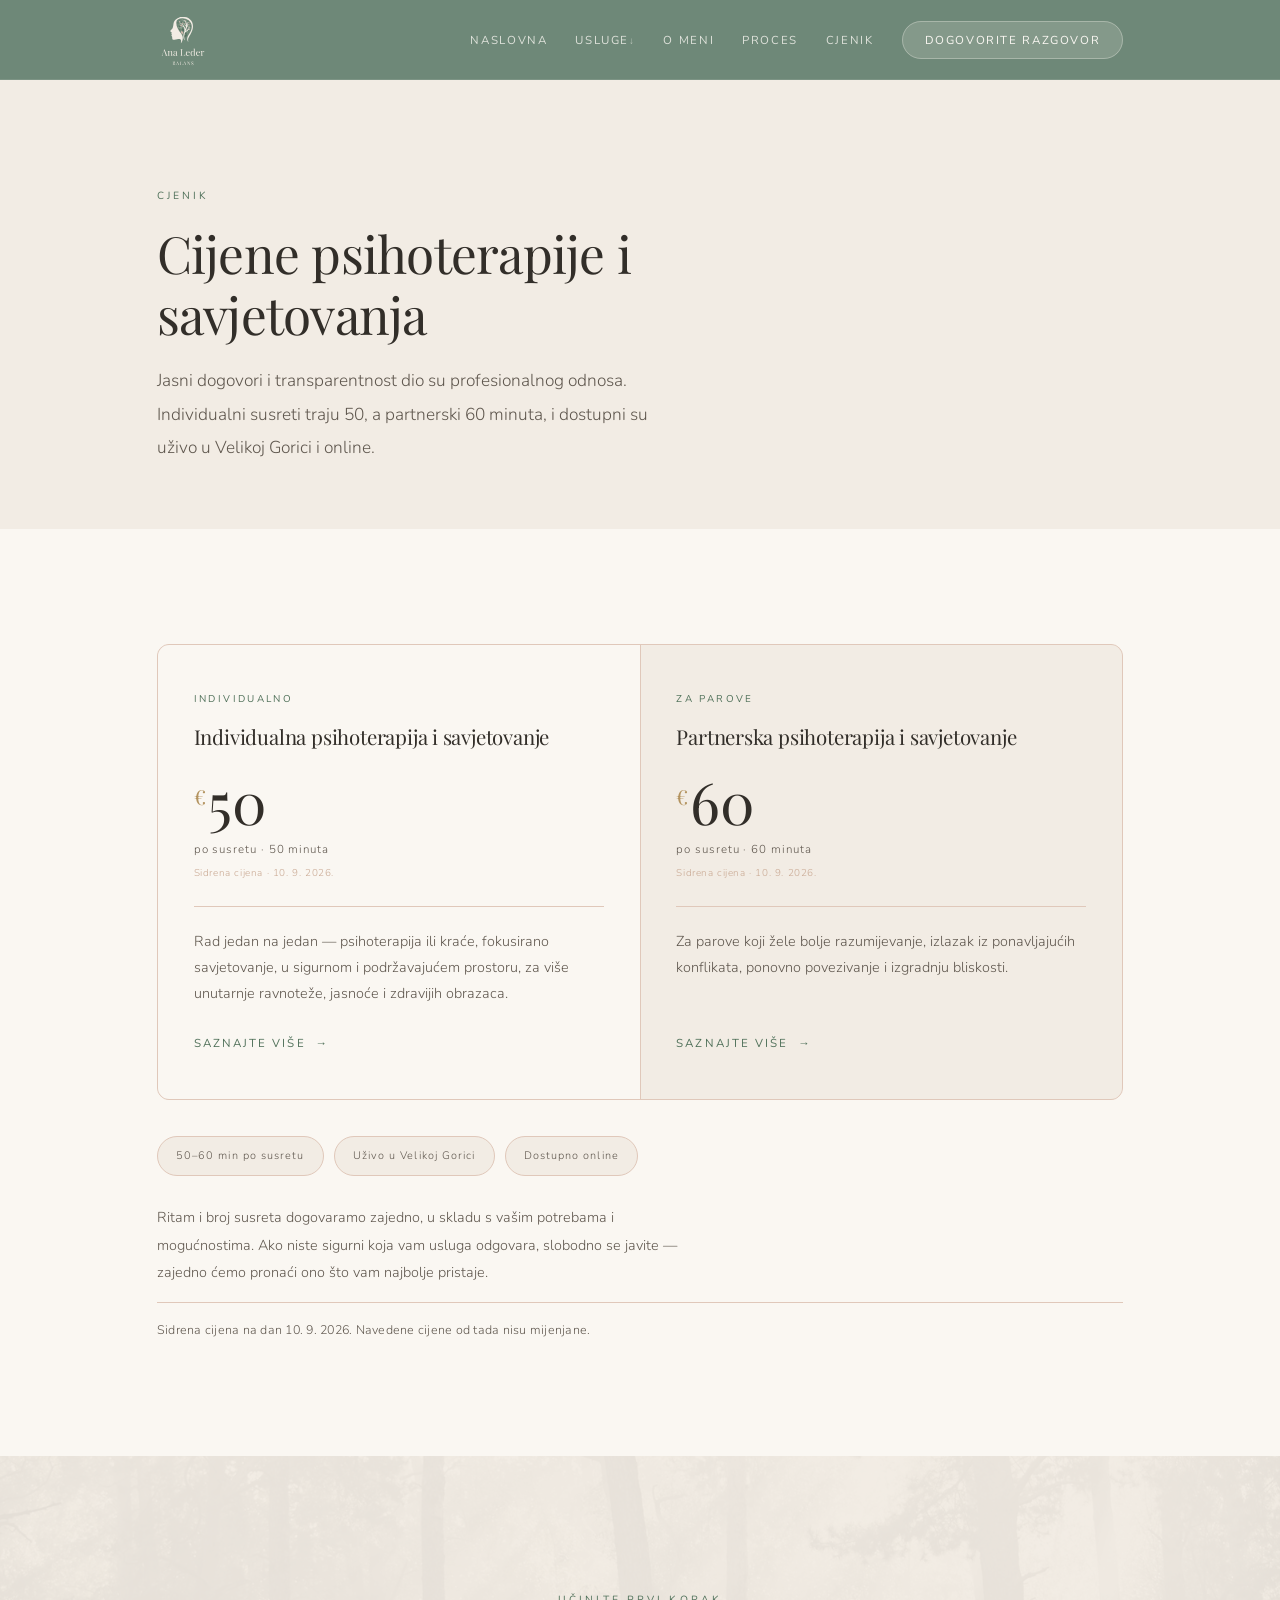
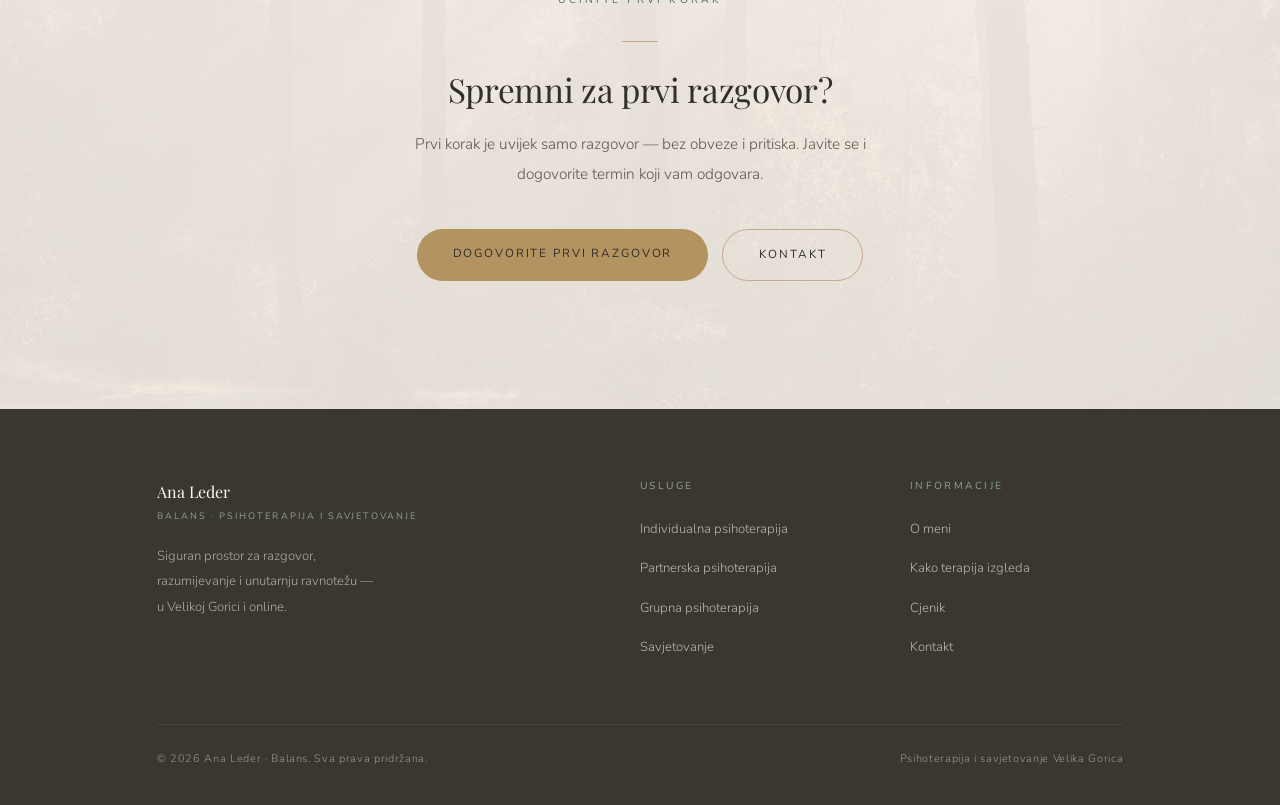
<file: cjenik.html>
<!DOCTYPE html>
<html lang="hr">
<head>
  <meta charset="UTF-8" />
  <meta name="viewport" content="width=device-width, initial-scale=1.0" />

  <!-- SEO -->
  <title>Cjenik | Psihoterapija i savjetovanje Velika Gorica — Balans, Ana Leder</title>
  <meta name="description" content="Cjenik psihoterapije i savjetovanja u Velikoj Gorici. Individualna psihoterapija i savjetovanje 50 €, partnerska psihoterapija i savjetovanje 60 €. Individualni susret 50 min, partnerski 60 min. Uživo i online." />
  <meta name="robots" content="index, follow" />
  <link rel="canonical" href="https://psihoterapija-balans.hr/cjenik.html" />

  <!-- Open Graph -->
  <meta property="og:title" content="Cjenik | Balans — psihoterapija i savjetovanje, Velika Gorica" />
  <meta property="og:description" content="Jasne i transparentne cijene. Individualna i partnerska psihoterapija te savjetovanje — uživo u Velikoj Gorici i online." />
  <meta property="og:type" content="website" />
  <meta property="og:url" content="https://psihoterapija-balans.hr/cjenik.html" />

  <!-- Schema.org — cjenik -->
  <script type="application/ld+json">
  {
    "@context": "https://schema.org",
    "@type": "OfferCatalog",
    "name": "Cjenik — Balans, Ana Leder, Velika Gorica",
    "itemListElement": [
      { "@type": "Offer", "priceCurrency": "EUR", "price": "50", "itemOffered": { "@type": "Service", "name": "Individualna psihoterapija i savjetovanje" } },
      { "@type": "Offer", "priceCurrency": "EUR", "price": "60", "itemOffered": { "@type": "Service", "name": "Partnerska psihoterapija i savjetovanje" } }
    ]
  }
  </script>

  <!-- Global CSS -->
  <link rel="stylesheet" href="css/style.css" />

  <!-- Favicon -->
  <link rel="icon" href="slike/PsihoterapijaBalanslogo.svg" type="image/svg+xml" />
  <meta name="theme-color" content="#6e8878" />

  <!-- Social / OG slika + Twitter -->
  <meta property="og:site_name" content="Balans — Ana Leder, psihoterapija i savjetovanje" />
  <meta property="og:locale" content="hr_HR" />
  <meta property="og:image" content="https://psihoterapija-balans.hr/slike/PsihoterapijaBalansnature.jpg" />
  <meta property="og:image:width" content="1600" />
  <meta property="og:image:height" content="900" />
  <meta property="og:image:alt" content="Balans — psihoterapija i savjetovanje, Velika Gorica" />
  <meta name="twitter:card" content="summary_large_image" />

  <!-- Lokalni SEO (geo) -->
  <meta name="author" content="Ana Leder" />
  <meta name="geo.region" content="HR" />
  <meta name="geo.placename" content="Velika Gorica" />
  <meta name="geo.position" content="45.7153;16.0753" />
  <meta name="ICBM" content="45.7153, 16.0753" />

  <!-- Fonts — self-hosted woff2 (bez vanjskih zahtjeva); preload kritičnih (latin) za brzi LCP -->
  <link rel="preload" as="font" type="font/woff2" href="fonts/playfair-latin.woff2" crossorigin />
  <link rel="preload" as="font" type="font/woff2" href="fonts/nunito-latin.woff2" crossorigin />

  <style>

    /* ── HERO ── */
    #hero-cjenik { padding-top: var(--nav-h); background: var(--canvas); }
    .cjenik-hero-inner {
      max-width: 680px;
      padding: clamp(56px, 8vw, 100px) 0 clamp(40px, 6vw, 64px);
    }
    .cjenik-hero-inner .label { margin-bottom: 18px; }
    .cjenik-hero-inner h1     { margin-bottom: 20px; }
    .cjenik-hero-inner .lead  {
      font-size: clamp(.95rem, 1.4vw, 1.08rem);
      color: var(--muted); line-height: 1.95; max-width: 52ch;
    }

    /* ── CJENIK GRID ── */
    #cjenik { background: var(--cream); }
    .price-grid {
      display: grid;
      grid-template-columns: repeat(2, 1fr);
      gap: 1px;
      background: var(--clay-l);
      border: 1px solid var(--clay-l);
      border-radius: 12px;
      overflow: hidden;
    }
    .price-card {
      background: var(--cream);
      padding: clamp(32px, 3.5vw, 48px) clamp(24px, 2.8vw, 38px);
      display: flex; flex-direction: column;
      transition: background .26s;
    }
    .price-card:hover { background: var(--canvas); }
    .price-card.featured { background: var(--canvas); }

    .pc-label {
      font-family: 'Nunito', sans-serif; font-size: .62rem; font-weight: 400;
      letter-spacing: .24em; text-transform: uppercase; color: var(--moss);
      margin-bottom: 16px; display: block;
    }
    .pc-name {
      font-family: 'Playfair Display', serif; font-size: clamp(1.15rem, 1.6vw, 1.35rem);
      color: var(--dark); line-height: 1.3; margin-bottom: 22px;
    }
    .pc-price {
      font-family: 'Playfair Display', serif;
      font-size: clamp(2.8rem, 5vw, 3.6rem);
      color: var(--dark); line-height: 1;
    }
    .pc-price sup { font-size: 1.3rem; vertical-align: super; color: var(--tan); margin-right: 2px; }
    .pc-unit {
      font-family: 'Nunito', sans-serif; font-size: .72rem; font-weight: 300;
      color: var(--muted); letter-spacing: .08em;
      margin-top: 8px; margin-bottom: 4px; display: block;
    }
    .pc-anchor {
      font-family: 'Nunito', sans-serif; font-size: .62rem; font-weight: 300;
      letter-spacing: .06em; color: var(--clay); display: block; margin-bottom: 24px;
    }
    .pc-desc {
      font-size: .9rem; color: var(--muted); line-height: 1.8;
      padding-top: 22px; border-top: 1px solid var(--clay-l);
      flex: 1; margin-bottom: 26px;
    }
    .price-card .link-arrow { margin-top: auto; }

    @media (max-width: 860px) {
      .price-grid { grid-template-columns: 1fr; }
    }

    /* ── NAPOMENA ── */
    .cjenik-note {
      margin-top: 36px;
      display: flex; flex-wrap: wrap; gap: 10px;
    }
    .note-tag {
      font-family: 'Nunito', sans-serif; font-size: .68rem; font-weight: 300;
      letter-spacing: .1em; color: var(--muted);
      background: var(--canvas); border: 1px solid var(--clay-l);
      padding: 9px 18px; border-radius: 100px;
    }
    .cjenik-sub {
      margin-top: 28px; max-width: 60ch;
      font-size: .9rem; color: var(--muted); line-height: 1.9;
    }

    /* ── CTA ── */
    #cta-final {
      padding: clamp(80px, 10vw, 140px) 0;
      background: var(--canvas); position: relative; overflow: hidden;
    }
    #cta-final::before {
      content: ''; position: absolute; inset: 0;
      background: url('slike/PsihoterapijaBalansnature.jpg') center/cover no-repeat;
      opacity: .06; filter: saturate(.2);
    }
    .cta-box { position: relative; z-index: 1; max-width: 600px; margin: 0 auto; text-align: center; }
    .cta-box h2 { margin-bottom: 20px; }
    .cta-box p  { max-width: 52ch; margin: 0 auto; }
    .cta-btns { margin-top: 40px; display: flex; gap: 14px; justify-content: center; flex-wrap: wrap; }

  </style>
</head>

<body>

<!-- ═══════════════════════════ HEADER ═══════════════════════════ -->
<nav id="site-nav">
  <div class="wrap nav-i">
    <a href="index.html" class="nav-logo" aria-label="Balans Ana Leder — povratak na naslovnicu">
      <img src="slike/PsihoterapijaBalanslogo.svg" alt="Balans — Ana Leder, psihoterapija i savjetovanje" width="52" height="52" />
    </a>
    <button class="nav-burger" id="burger" aria-label="Otvori izbornik" aria-expanded="false">
      <span></span><span></span><span></span>
    </button>
    <ul class="nav-links" id="nav-links" role="list">
      <li><a href="index.html">Naslovna</a></li>
      <li class="has-dropdown">
        <a href="#" aria-haspopup="true">Usluge</a>
        <ul class="dropdown" role="list">
          <li><a href="individualna-psihoterapija.html">Individualna psihoterapija</a></li>
          <li><a href="partnerska-psihoterapija.html">Partnerska psihoterapija</a></li>
          <li><a href="grupna-psihoterapija.html">Grupna psihoterapija</a></li>
          <li><a href="savjetovanje.html">Savjetovanje</a></li>
        </ul>
      </li>
      <li><a href="o-meni.html">O meni</a></li>
      <li><a href="proces-pitanja.html">Proces</a></li>
      <li><a href="cjenik.html">Cjenik</a></li>
      <li><a href="kontakt.html" class="ncta">Dogovorite razgovor</a></li>
    </ul>
  </div>
</nav>
<!-- /HEADER -->


<main>

  <!-- ══════════════════════════════════════════════════════════
       HERO
  ══════════════════════════════════════════════════════════ -->
  <section id="hero-cjenik" aria-label="Cjenik">
    <div class="wrap">
      <div class="cjenik-hero-inner rv">
        <span class="label">Cjenik</span>
        <h1>Cijene psihoterapije i savjetovanja</h1>
        <p class="lead">Jasni dogovori i transparentnost dio su profesionalnog odnosa. Individualni susreti traju 50, a partnerski 60 minuta, i dostupni su uživo u Velikoj Gorici i online.</p>
      </div>
    </div>
  </section>


  <!-- ══════════════════════════════════════════════════════════
       CJENIK
  ══════════════════════════════════════════════════════════ -->
  <section id="cjenik" class="section" aria-label="Cijene usluga">
    <div class="wrap">

      <div class="price-grid">

        <article class="price-card rv">
          <span class="pc-label">Individualno</span>
          <h2 class="pc-name">Individualna psihoterapija i savjetovanje</h2>
          <div class="pc-price"><sup>€</sup>50</div>
          <span class="pc-unit">po susretu · 50 minuta</span>
          <span class="pc-anchor">Sidrena cijena · 10.&nbsp;9.&nbsp;2026.</span>
          <p class="pc-desc">Rad jedan na jedan — psihoterapija ili kraće, fokusirano savjetovanje, u sigurnom i podržavajućem prostoru, za više unutarnje ravnoteže, jasnoće i zdravijih obrazaca.</p>
          <a href="individualna-psihoterapija.html" class="link-arrow">Saznajte više</a>
        </article>

        <article class="price-card featured rv">
          <span class="pc-label">Za parove</span>
          <h2 class="pc-name">Partnerska psihoterapija i savjetovanje</h2>
          <div class="pc-price"><sup>€</sup>60</div>
          <span class="pc-unit">po susretu · 60 minuta</span>
          <span class="pc-anchor">Sidrena cijena · 10.&nbsp;9.&nbsp;2026.</span>
          <p class="pc-desc">Za parove koji žele bolje razumijevanje, izlazak iz ponavljajućih konflikata, ponovno povezivanje i izgradnju bliskosti.</p>
          <a href="partnerska-psihoterapija.html" class="link-arrow">Saznajte više</a>
        </article>

      </div>

      <div class="cjenik-note rv">
        <span class="note-tag">50–60 min po susretu</span>
        <span class="note-tag">Uživo u Velikoj Gorici</span>
        <span class="note-tag">Dostupno online</span>
      </div>

      <p class="cjenik-sub rv">Ritam i broj susreta dogovaramo zajedno, u skladu s vašim potrebama i mogućnostima. Ako niste sigurni koja vam usluga odgovara, slobodno se javite — zajedno ćemo pronaći ono što vam najbolje pristaje.</p>

      <p class="rv" style="margin-top:16px; padding-top:16px; border-top:1px solid var(--clay-l); font-family:'Nunito',sans-serif; font-size:.78rem; font-weight:300; color:var(--muted); letter-spacing:.02em; line-height:1.7;">Sidrena cijena na dan 10.&nbsp;9.&nbsp;2026. Navedene cijene od tada nisu mijenjane.</p>

    </div>
  </section>


  <!-- ══════════════════════════════════════════════════════════
       ZAVRŠNI CTA
  ══════════════════════════════════════════════════════════ -->
  <section id="cta-final" aria-label="Dogovorite prvi razgovor">
    <div class="wrap">
      <div class="cta-box rv">
        <span class="label">Učinite prvi korak</span>
        <div class="rule center" style="margin-top:14px;"></div>
        <h2>Spremni za prvi razgovor?</h2>
        <p>Prvi korak je uvijek samo razgovor — bez obveze i pritiska. Javite se i dogovorite termin koji vam odgovara.</p>
        <div class="cta-btns">
          <a href="kontakt.html" class="btn btn-dark">Dogovorite prvi razgovor</a>
          <a href="kontakt.html" class="btn btn-ghost">Kontakt</a>
        </div>
      </div>
    </div>
  </section>

</main>


<!-- ═══════════════════════════ FOOTER ═══════════════════════════ -->
<footer>
  <div class="wrap">
    <div class="ft-grid">
      <div class="ft-brand">
        <div class="ft-logo">
          Ana Leder
          <small>Balans · Psihoterapija i savjetovanje</small>
        </div>
        <p>Siguran prostor za razgovor, razumijevanje i unutarnju ravnotežu — u Velikoj Gorici i online.</p>
      </div>
      <div class="ft-col">
        <h5>Usluge</h5>
        <ul>
          <li><a href="individualna-psihoterapija.html">Individualna psihoterapija</a></li>
          <li><a href="partnerska-psihoterapija.html">Partnerska psihoterapija</a></li>
          <li><a href="grupna-psihoterapija.html">Grupna psihoterapija</a></li>
          <li><a href="savjetovanje.html">Savjetovanje</a></li>
        </ul>
      </div>
      <div class="ft-col">
        <h5>Informacije</h5>
        <ul>
          <li><a href="o-meni.html">O meni</a></li>
          <li><a href="proces-pitanja.html">Kako terapija izgleda</a></li>
          <li><a href="cjenik.html">Cjenik</a></li>
          <li><a href="kontakt.html">Kontakt</a></li>
        </ul>
      </div>
    </div>
    <div class="ft-bottom">
      <span>© 2026 Ana Leder · Balans. Sva prava pridržana.</span>
      <span>Psihoterapija i savjetovanje Velika Gorica</span>
    </div>
  </div>
</footer>
<!-- /FOOTER -->


<!-- ═══════════════════════════ JAVASCRIPT ═══════════════════════ -->
<script>
  const burger   = document.getElementById('burger');
  const navLinks = document.getElementById('nav-links');
  burger.addEventListener('click', () => {
    const isOpen = navLinks.classList.toggle('open');
    burger.classList.toggle('open', isOpen);
    burger.setAttribute('aria-expanded', isOpen);
  });
  navLinks.querySelectorAll('.dropdown a').forEach(link => {
    link.addEventListener('click', () => {
      navLinks.classList.remove('open');
      burger.classList.remove('open');
      burger.setAttribute('aria-expanded', 'false');
    });
  });
  const nav = document.getElementById('site-nav');
  window.addEventListener('scroll', () => {
    nav.classList.toggle('scrolled', scrollY > 30);
  }, { passive: true });
  const revealEls = document.querySelectorAll('.rv');
  const io = new IntersectionObserver(entries => {
    entries.forEach(e => {
      if (e.isIntersecting) { e.target.classList.add('on'); io.unobserve(e.target); }
    });
  }, { threshold: 0.08 });
  revealEls.forEach(el => io.observe(el));
</script>

</body>
</html>
</file>
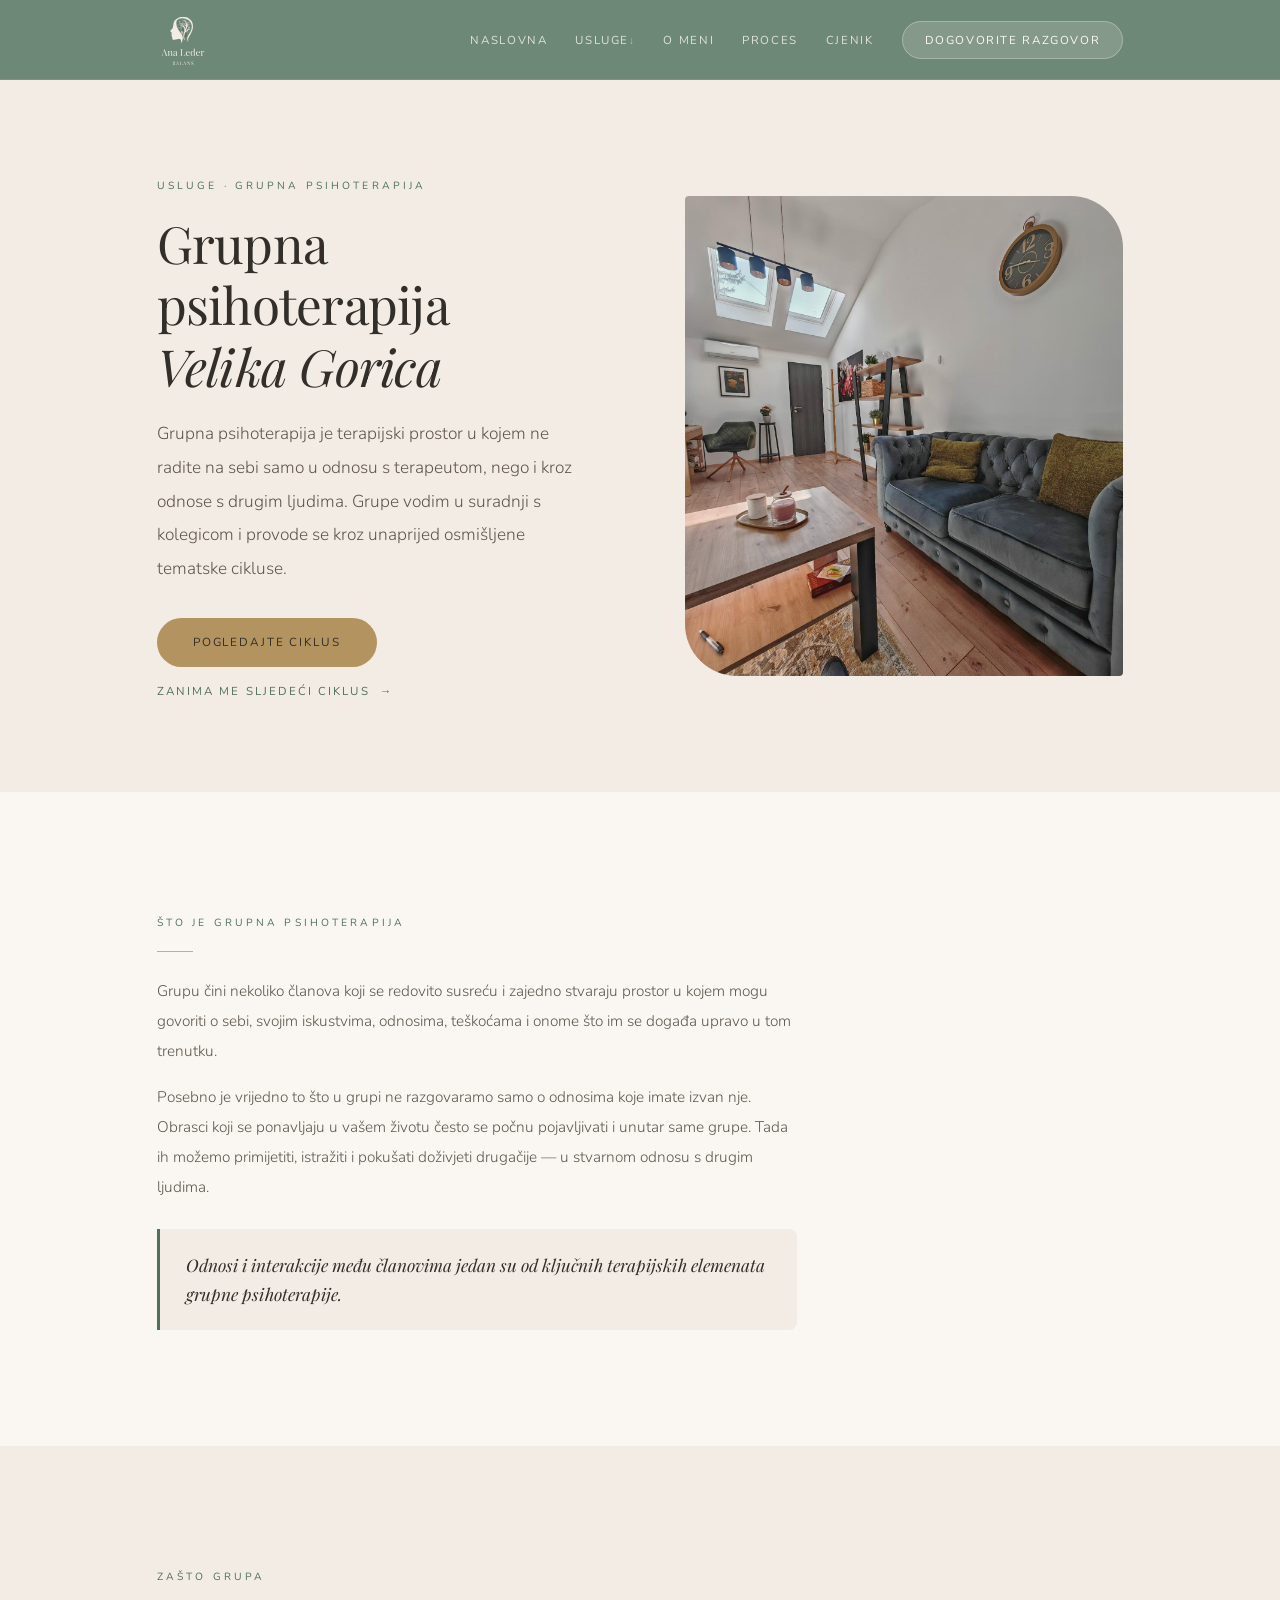
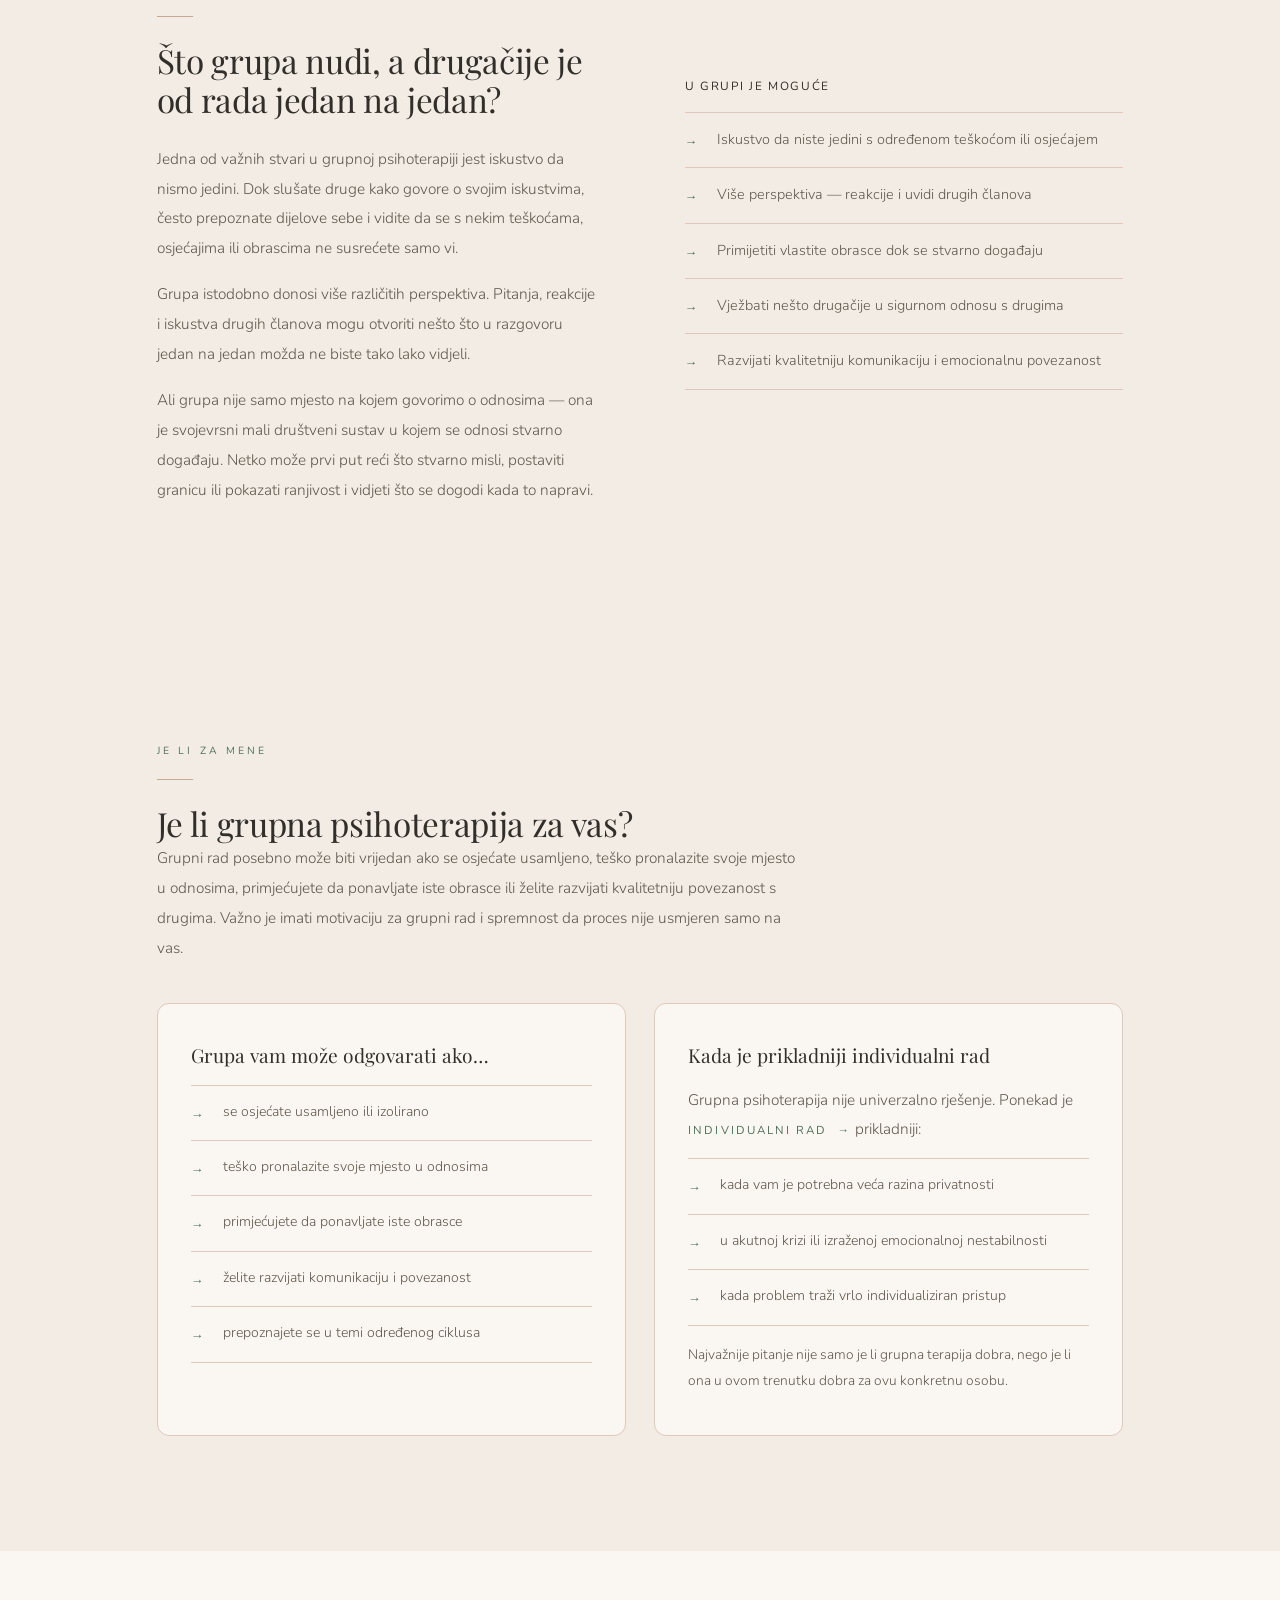
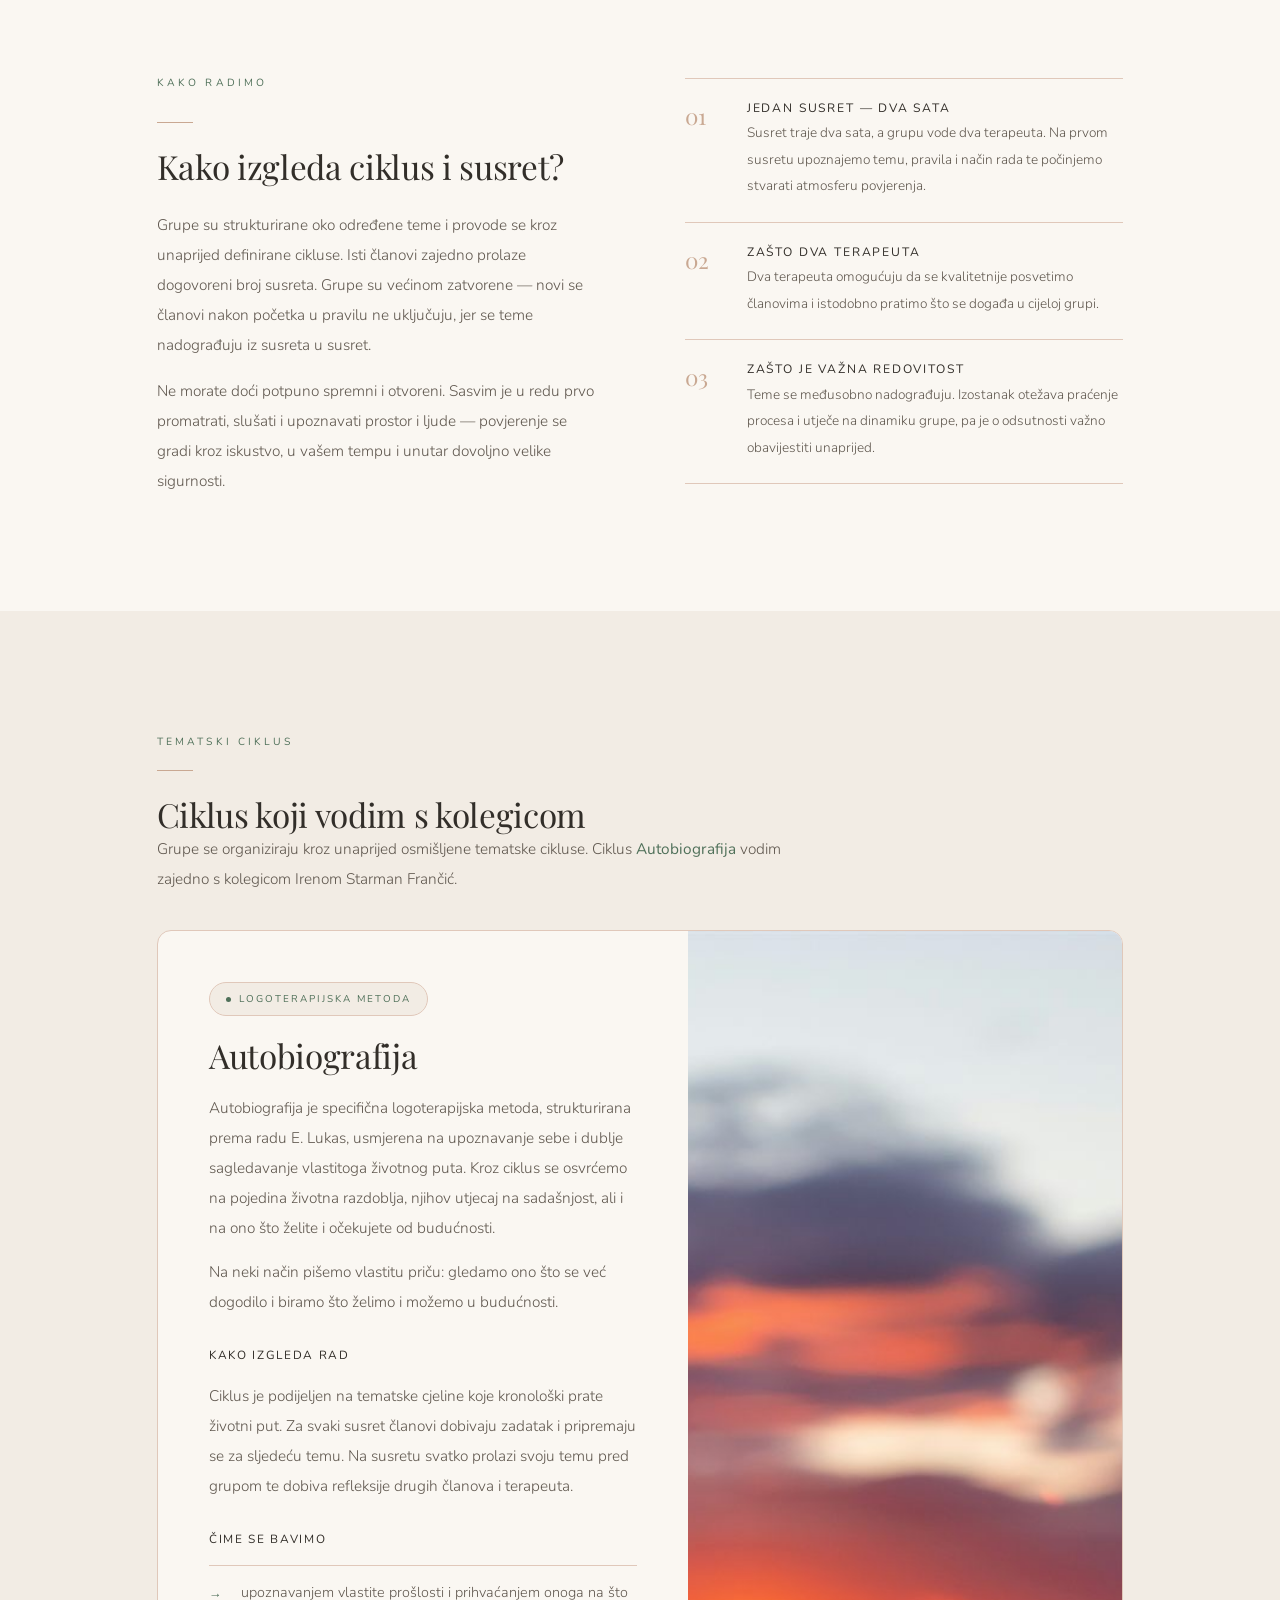
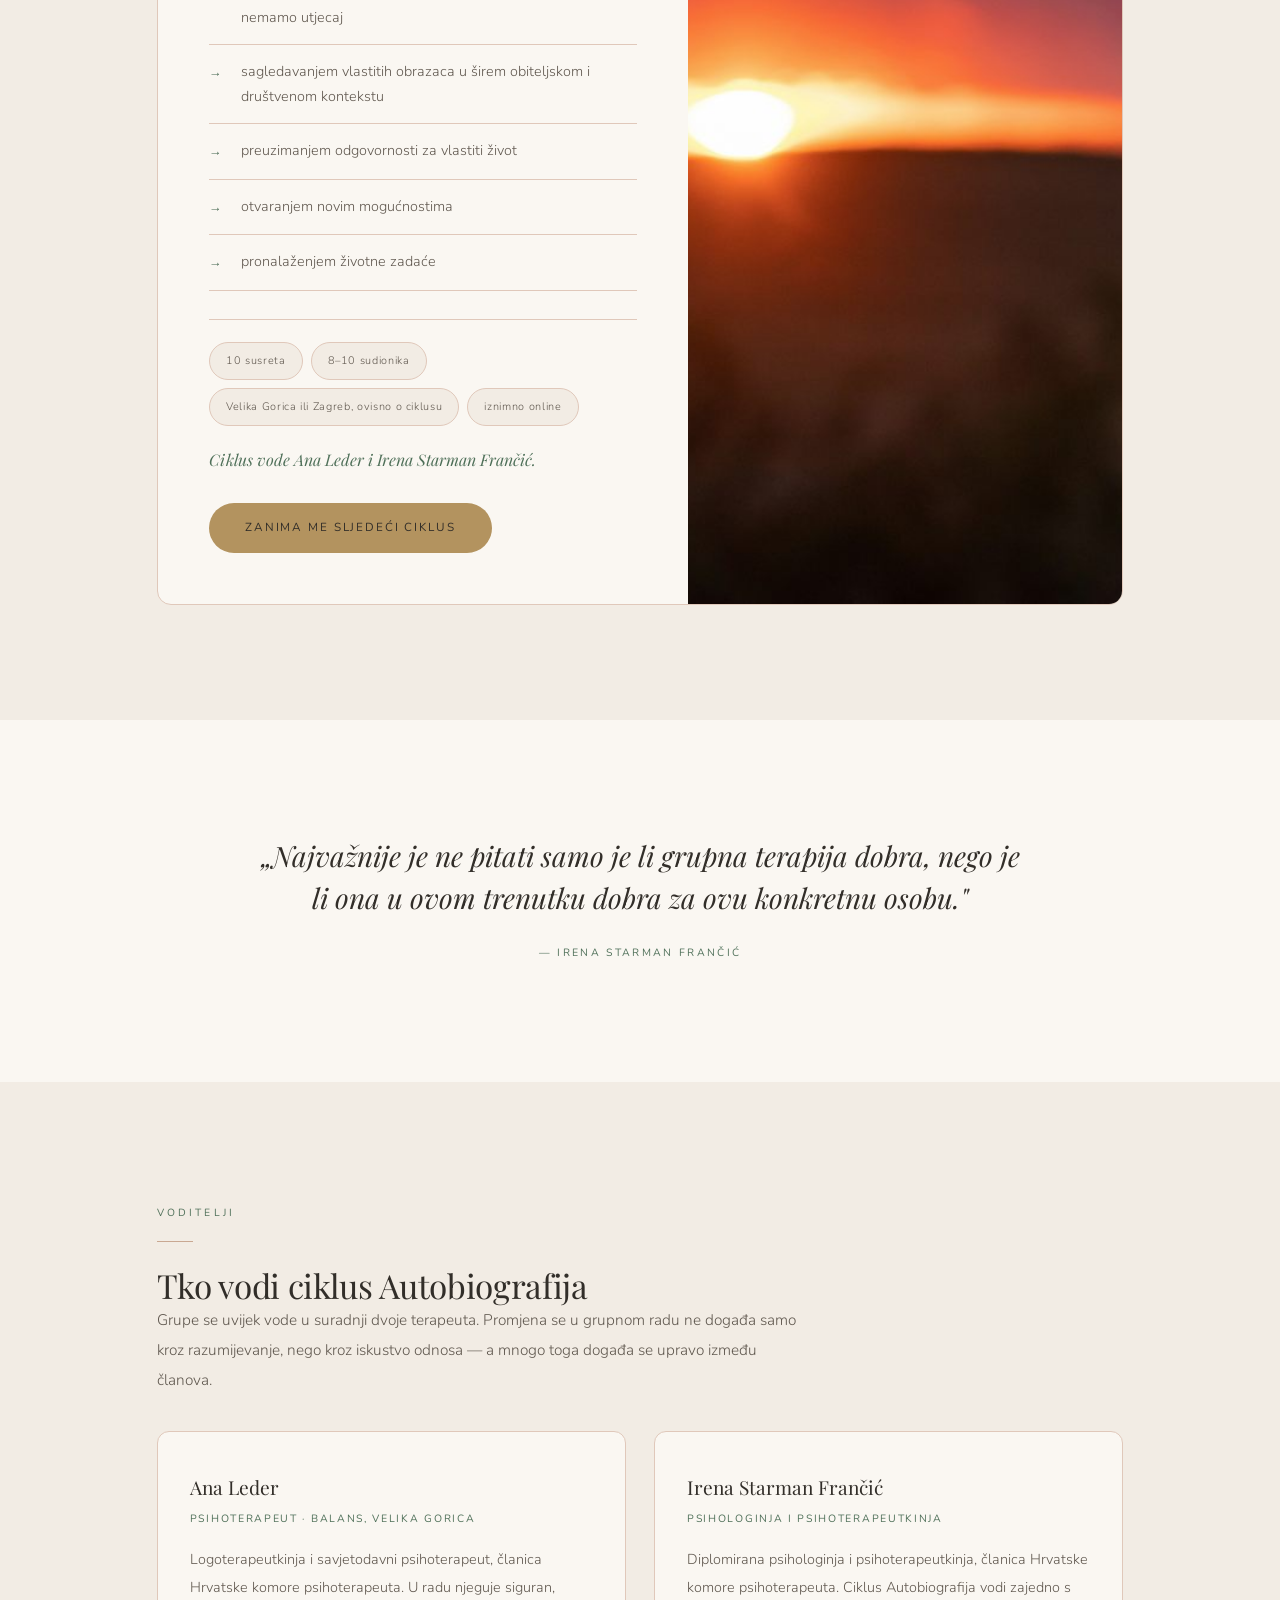
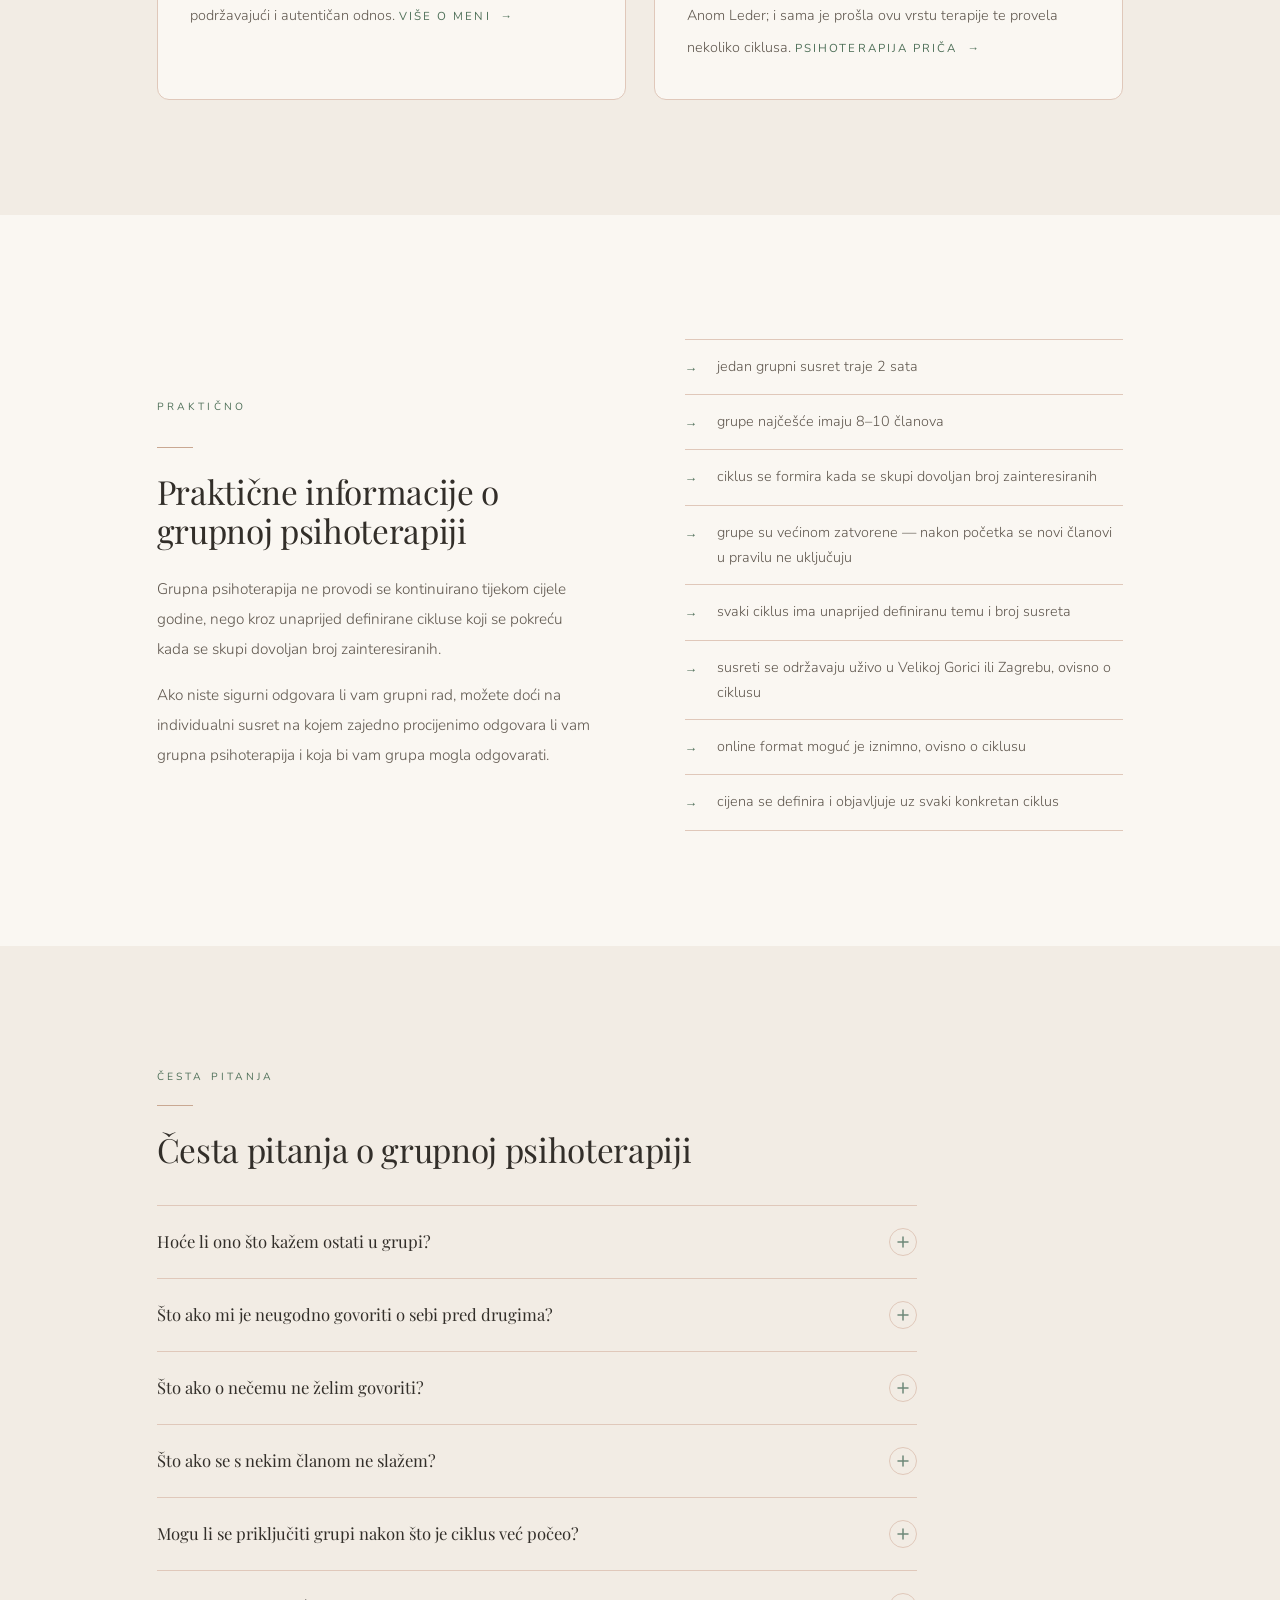
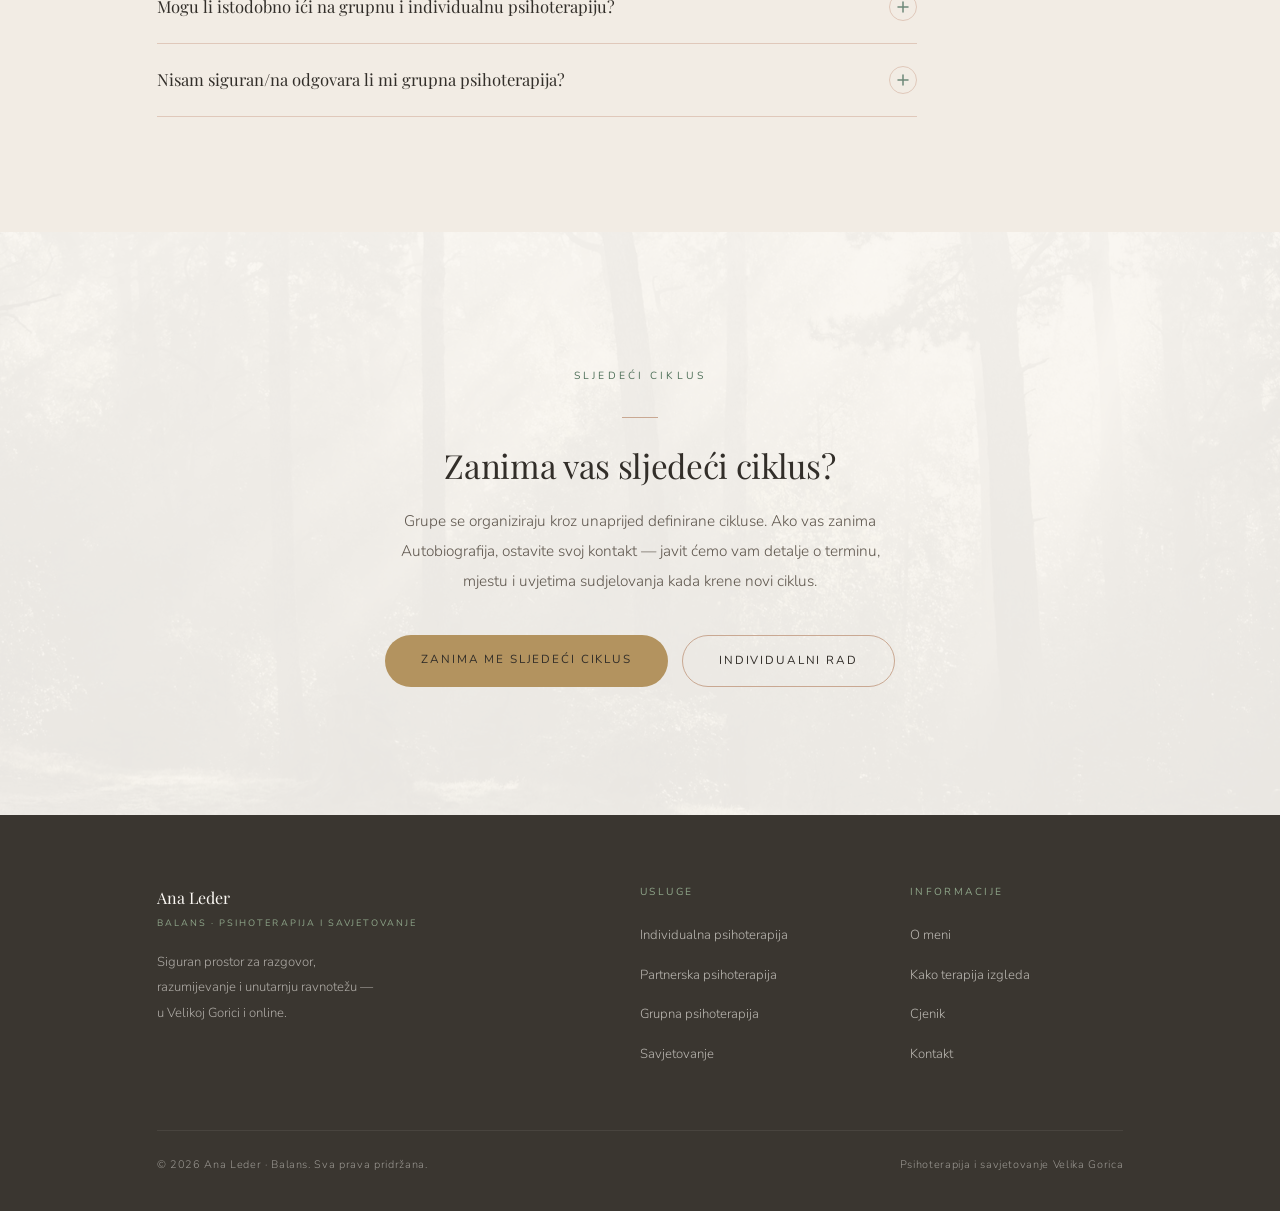
<file: grupna-psihoterapija.html>
<!DOCTYPE html>
<html lang="hr">
<head>
  <meta charset="UTF-8" />
  <meta name="viewport" content="width=device-width, initial-scale=1.0" />

  <!-- SEO -->
  <title>Grupna psihoterapija Velika Gorica | Balans — Ana Leder</title>
  <meta name="description" content="Grupna psihoterapija u Velikoj Gorici — rad kroz odnose s drugima, kroz tematske cikluse. Ciklus Autobiografija vode Ana Leder i Irena Starman Frančić. Uživo i iznimno online." />
  <meta name="robots" content="index, follow" />
  <link rel="canonical" href="https://psihoterapija-balans.hr/grupna-psihoterapija.html" />

  <!-- Open Graph -->
  <meta property="og:title" content="Grupna psihoterapija Velika Gorica | Balans — Ana Leder" />
  <meta property="og:description" content="Terapijski prostor u kojem radite na sebi kroz odnose s drugima. Tematski ciklus Autobiografija — Ana Leder i Irena Starman Frančić." />
  <meta property="og:type" content="website" />
  <meta property="og:url" content="https://psihoterapija-balans.hr/grupna-psihoterapija.html" />

  <!-- Schema.org — usluga -->
  <script type="application/ld+json">
  {
    "@context": "https://schema.org",
    "@type": "Service",
    "serviceType": "Grupna psihoterapija",
    "name": "Grupna psihoterapija Velika Gorica",
    "url": "https://psihoterapija-balans.hr/grupna-psihoterapija.html",
    "areaServed": { "@type": "City", "name": "Velika Gorica" },
    "provider": {
      "@type": "MedicalBusiness",
      "name": "Balans — Ana Leder, psihoterapija i savjetovanje",
      "telephone": "+385915246237",
      "address": { "@type": "PostalAddress", "streetAddress": "Zagrebačka ul. 37b", "addressLocality": "Velika Gorica", "postalCode": "10410", "addressCountry": "HR" }
    }
  }
  </script>

  <!-- Schema.org — FAQ -->
  <script type="application/ld+json">
  {
    "@context": "https://schema.org",
    "@type": "FAQPage",
    "mainEntity": [
      { "@type": "Question", "name": "Hoće li ono što kažem ostati u grupi?", "acceptedAnswer": { "@type": "Answer", "text": "Povjerljivost je jedan od temelja grupne psihoterapije. Prije početka svi članovi potpisuju suglasnost, a o pravilima razgovaramo i na prvom susretu. Ono što se u grupi govori ostaje u grupi — članovi izvan nje ne prepričavaju tuđe priče, informacije ni identitet." } },
      { "@type": "Question", "name": "Mogu li se priključiti grupi nakon što je ciklus već počeo?", "acceptedAnswer": { "@type": "Answer", "text": "Grupe su većinom zatvorene i novi se članovi nakon početka ciklusa u pravilu ne uključuju, jer se teme nadograđuju iz susreta u susret. Ako Vas zanima grupa čiji je ciklus već počeo, možete ostaviti interes za sljedeći." } },
      { "@type": "Question", "name": "Mogu li istodobno ići na grupnu i individualnu psihoterapiju?", "acceptedAnswer": { "@type": "Answer", "text": "Možete, ali ne kod istog terapeuta istodobno. Ako individualnu psihoterapiju želite kod istog terapeuta koji vodi grupu, u pravilu se jedno nastavlja nakon završetka drugoga — to je etički najčišća praksa." } },
      { "@type": "Question", "name": "Nisam siguran/na odgovara li mi grupna psihoterapija?", "acceptedAnswer": { "@type": "Answer", "text": "Možete dogovoriti jedan individualni susret na kojem zajedno procjenjujemo odgovara li Vam grupni rad i koja bi grupa za Vas mogla biti primjerena." } }
    ]
  }
  </script>

  <!-- Global CSS -->
  <link rel="stylesheet" href="css/style.css" />

  <!-- Favicon -->
  <link rel="icon" href="slike/PsihoterapijaBalanslogo.svg" type="image/svg+xml" />
  <meta name="theme-color" content="#6e8878" />

  <!-- Social / OG slika + Twitter -->
  <meta property="og:site_name" content="Balans — Ana Leder, psihoterapija i savjetovanje" />
  <meta property="og:locale" content="hr_HR" />
  <meta property="og:image" content="https://psihoterapija-balans.hr/slike/PsihoterapijaBalansVelikaGoricainterije.jpeg" />
  <meta property="og:image:alt" content="Grupna psihoterapija — Balans, Velika Gorica" />
  <meta name="twitter:card" content="summary_large_image" />

  <!-- Lokalni SEO (geo) -->
  <meta name="author" content="Ana Leder" />
  <meta name="geo.region" content="HR" />
  <meta name="geo.placename" content="Velika Gorica" />
  <meta name="geo.position" content="45.7153;16.0753" />
  <meta name="ICBM" content="45.7153, 16.0753" />

  <!-- Fonts — self-hosted woff2 (bez vanjskih zahtjeva); preload kritičnih (latin) za brzi LCP -->
  <link rel="preload" as="font" type="font/woff2" href="fonts/playfair-latin.woff2" crossorigin />
  <link rel="preload" as="font" type="font/woff2" href="fonts/nunito-latin.woff2" crossorigin />

  <style>

    /* ── HERO ── */
    #hero-group { padding-top: var(--nav-h); background: var(--canvas); }
    .group-hero-inner {
      display: grid; grid-template-columns: 1fr 1fr;
      gap: clamp(44px, 7vw, 100px); align-items: center;
      padding: clamp(48px, 7vw, 90px) 0;
    }
    .group-hero-text .label { margin-bottom: 18px; }
    .group-hero-text h1 { margin-bottom: 20px; line-height: 1.2; }
    .group-hero-text .lead {
      font-size: clamp(.95rem, 1.4vw, 1.08rem); color: var(--muted);
      line-height: 1.95; max-width: 46ch; margin-bottom: 32px;
    }
    .group-hero-actions { display: flex; gap: 14px; flex-wrap: wrap; align-items: center; }
    .group-hero-img img {
      width: 100%; height: clamp(300px, 40vw, 480px);
      object-fit: cover; border-radius: 4px 52px 4px 52px;
      filter: saturate(.96);
    }
    @media (max-width: 860px) {
      .group-hero-inner { grid-template-columns: 1fr; padding: 40px 0; gap: 34px; }
      .group-hero-img img { height: clamp(240px, 60vw, 360px); }
    }

    /* ── UVOD ── */
    #group-intro { background: var(--cream); }
    .gi-text { max-width: 64ch; }
    .gi-text p + p { margin-top: 16px; }
    .gi-note {
      margin-top: 28px; padding: 22px 26px;
      background: var(--canvas); border-left: 3px solid var(--moss);
      border-radius: 0 8px 8px 0;
      font-family: 'Playfair Display', serif; font-style: italic;
      font-size: clamp(.95rem, 1.4vw, 1.08rem); color: var(--dark); line-height: 1.65;
    }

    /* ── POPIS S OZNAKOM ── */
    .g-list { list-style: none; margin-top: 8px; }
    .g-list li {
      display: grid; grid-template-columns: 18px 1fr; gap: 14px; align-items: start;
      padding: 14px 0; border-bottom: 1px solid var(--clay-l);
      font-size: .9rem; color: var(--muted); font-weight: 300; line-height: 1.75;
    }
    .g-list li:first-child { border-top: 1px solid var(--clay-l); }
    .g-list li::before { content: '→'; color: var(--moss); font-size: .8rem; margin-top: 4px; }

    /* ── ZA KOGA / KADA INDIVIDUALNI ── */
    #group-audience { background: var(--canvas); }
    .aud-grid { display: grid; grid-template-columns: 1fr 1fr; gap: clamp(16px, 3vw, 28px); }
    .aud-box {
      padding: clamp(28px, 3.2vw, 40px) clamp(24px, 2.6vw, 34px);
      background: var(--cream); border: 1px solid var(--clay-l); border-radius: 12px;
    }
    .aud-box h3 { margin-bottom: 18px; }
    .aud-box .g-list li { font-size: .88rem; }
    @media (max-width: 760px) { .aud-grid { grid-template-columns: 1fr; } }

    /* ── KAKO IZGLEDA RAD (steps) ── */
    #group-how { background: var(--cream); }

    /* ── CIKLUS: AUTOBIOGRAFIJA ── */
    #cycle { background: var(--canvas); }
    .cycle-card {
      background: var(--cream); border: 1px solid var(--clay-l);
      border-radius: 14px; overflow: hidden;
      display: grid; grid-template-columns: 1.1fr .9fr;
    }
    .cycle-body { padding: clamp(32px, 4vw, 56px); }
    .cycle-badge {
      display: inline-flex; align-items: center; gap: 8px;
      font-family: 'Nunito', sans-serif; font-size: .62rem; font-weight: 400;
      letter-spacing: .2em; text-transform: uppercase; color: var(--moss);
      border: 1px solid var(--clay-l); background: var(--canvas);
      padding: 7px 16px; border-radius: 100px; margin-bottom: 20px;
    }
    .cycle-badge::before { content: ''; width: 5px; height: 5px; border-radius: 50%; background: var(--moss); }
    .cycle-body h2 { margin-bottom: 18px; }
    .cycle-body p + p { margin-top: 14px; }
    .cycle-sub {
      font-family: 'Nunito', sans-serif; font-size: .74rem; font-weight: 400;
      letter-spacing: .14em; text-transform: uppercase; color: var(--dark);
      margin: 28px 0 14px; display: block;
    }
    .cycle-meta {
      margin-top: 28px; padding-top: 22px; border-top: 1px solid var(--clay-l);
      display: flex; flex-wrap: wrap; gap: 8px;
    }
    .cycle-tag {
      font-family: 'Nunito', sans-serif; font-size: .68rem; font-weight: 300;
      letter-spacing: .06em; color: var(--muted);
      background: var(--canvas); border: 1px solid var(--clay-l);
      padding: 8px 16px; border-radius: 100px;
    }
    .cycle-leaders {
      margin-top: 18px; font-family: 'Playfair Display', serif; font-style: italic;
      font-size: 1rem; color: var(--moss);
    }
    .cycle-aside {
      background: var(--canvas); position: relative; min-height: 260px;
    }
    .cycle-aside img { width: 100%; height: 100%; object-fit: cover; filter: saturate(.96); }
    @media (max-width: 860px) {
      .cycle-card { grid-template-columns: 1fr; }
      .cycle-aside { min-height: 220px; }
    }

    /* ── CITAT ── */
    #group-quote { background: var(--cream); }
    .gq-inner { max-width: 760px; margin: 0 auto; text-align: center; }
    .gq-inner blockquote {
      font-family: 'Playfair Display', serif; font-style: italic;
      font-size: clamp(1.2rem, 2.4vw, 1.75rem); color: var(--dark);
      line-height: 1.5; margin-bottom: 18px;
    }
    .gq-inner cite {
      font-family: 'Nunito', sans-serif; font-size: .66rem; font-weight: 400;
      letter-spacing: .22em; text-transform: uppercase; color: var(--moss); font-style: normal;
    }

    /* ── VODITELJI ── */
    #group-leaders { background: var(--canvas); }
    .leaders { display: grid; grid-template-columns: 1fr 1fr; gap: clamp(16px, 3vw, 28px); margin-top: 8px; }
    .leader {
      padding: clamp(28px, 3vw, 38px) clamp(24px, 2.6vw, 32px);
      background: var(--cream); border: 1px solid var(--clay-l); border-radius: 12px;
    }
    .leader-name { font-family: 'Playfair Display', serif; font-size: 1.2rem; color: var(--dark); margin-bottom: 4px; }
    .leader-role {
      font-family: 'Nunito', sans-serif; font-size: .66rem; font-weight: 400;
      letter-spacing: .16em; text-transform: uppercase; color: var(--moss);
      display: block; margin-bottom: 16px;
    }
    .leader p { font-size: .9rem; }
    @media (max-width: 760px) { .leaders { grid-template-columns: 1fr; } }

    /* ── PRAKTIČNE INFORMACIJE ── */
    #group-practical { background: var(--cream); }

    /* ── FAQ ── */
    #group-faq { background: var(--canvas); }
    .gfaq { max-width: 760px; }
    .gfaq-item { border-bottom: 1px solid var(--clay-l); }
    .gfaq-item:first-of-type { border-top: 1px solid var(--clay-l); }
    .gfaq-trigger {
      width: 100%; text-align: left; background: none; border: none; cursor: pointer;
      display: flex; justify-content: space-between; align-items: center; gap: 16px; padding: 22px 0;
    }
    .gfaq-q {
      font-family: 'Playfair Display', serif; font-size: clamp(.98rem, 1.3vw, 1.08rem);
      color: var(--dark); line-height: 1.4; text-align: left;
    }
    .gfaq-icon {
      width: 28px; height: 28px; border-radius: 50%; border: 1px solid var(--clay-l);
      flex-shrink: 0; display: flex; align-items: center; justify-content: center;
      transition: background .2s, border-color .2s;
    }
    .gfaq-icon svg { width: 12px; height: 12px; transition: transform .3s ease; }
    .gfaq-item.open .gfaq-icon { background: var(--moss); border-color: var(--moss); }
    .gfaq-item.open .gfaq-icon svg { transform: rotate(45deg); }
    .gfaq-item.open .gfaq-icon svg path { stroke: var(--cream); }
    .gfaq-body { display: none; padding: 0 0 24px; }
    .gfaq-item.open .gfaq-body { display: block; }
    .gfaq-body p { font-size: .9rem; line-height: 1.95; margin: 0; }
    .gfaq-body p + p { margin-top: 12px; }

    /* ── CTA ── */
    #cta-final { padding: clamp(80px, 10vw, 140px) 0; background: var(--cream); position: relative; overflow: hidden; }
    #cta-final::before {
      content: ''; position: absolute; inset: 0;
      background: url('slike/PsihoterapijaBalansnature.jpg') center/cover no-repeat;
      opacity: .06; filter: saturate(.2);
    }
    .cta-box { position: relative; z-index: 1; max-width: 600px; margin: 0 auto; text-align: center; }
    .cta-box h2 { margin-bottom: 20px; }
    .cta-box p { max-width: 54ch; margin: 0 auto; }
    .cta-btns { margin-top: 40px; display: flex; gap: 14px; justify-content: center; flex-wrap: wrap; }

  </style>
</head>

<body>

<!-- ═══════════════════════════ HEADER ═══════════════════════════ -->
<nav id="site-nav">
  <div class="wrap nav-i">
    <a href="index.html" class="nav-logo" aria-label="Balans Ana Leder — povratak na naslovnicu">
      <img src="slike/PsihoterapijaBalanslogo.svg" alt="Balans — Ana Leder, psihoterapija i savjetovanje" width="52" height="52" />
    </a>
    <button class="nav-burger" id="burger" aria-label="Otvori izbornik" aria-expanded="false">
      <span></span><span></span><span></span>
    </button>
    <ul class="nav-links" id="nav-links" role="list">
      <li><a href="index.html">Naslovna</a></li>
      <li class="has-dropdown">
        <a href="#" aria-haspopup="true">Usluge</a>
        <ul class="dropdown" role="list">
          <li><a href="individualna-psihoterapija.html">Individualna psihoterapija</a></li>
          <li><a href="partnerska-psihoterapija.html">Partnerska psihoterapija</a></li>
          <li><a href="grupna-psihoterapija.html">Grupna psihoterapija</a></li>
          <li><a href="savjetovanje.html">Savjetovanje</a></li>
        </ul>
      </li>
      <li><a href="o-meni.html">O meni</a></li>
      <li><a href="proces-pitanja.html">Proces</a></li>
      <li><a href="cjenik.html">Cjenik</a></li>
      <li><a href="kontakt.html" class="ncta">Dogovorite razgovor</a></li>
    </ul>
  </div>
</nav>
<!-- /HEADER -->


<main>

  <!-- ══════════════════════════════════════════════════════════
       HERO
  ══════════════════════════════════════════════════════════ -->
  <section id="hero-group" aria-label="Grupna psihoterapija">
    <div class="wrap">
      <div class="group-hero-inner">
        <div class="group-hero-text rv">
          <span class="label">Usluge · Grupna psihoterapija</span>
          <h1>Grupna psihoterapija<br><em>Velika Gorica</em></h1>
          <p class="lead">Grupna psihoterapija je terapijski prostor u kojem ne radite na sebi samo u odnosu s terapeutom, nego i kroz odnose s drugim ljudima. Grupe vodim u suradnji s kolegicom i provode se kroz unaprijed osmišljene tematske cikluse.</p>
          <div class="group-hero-actions">
            <a href="#cycle" class="btn btn-dark">Pogledajte ciklus</a>
            <a href="kontakt.html" class="link-arrow">Zanima me sljedeći ciklus</a>
          </div>
        </div>
        <div class="group-hero-img rv">
          <img
            src="slike/PsihoterapijaBalansVelikaGoricainterije.jpeg"
            alt="Prostor za grupnu psihoterapiju — Balans, Velika Gorica"
            width="700" height="480" loading="eager" fetchpriority="high" decoding="async"
          />
        </div>
      </div>
    </div>
  </section>


  <!-- ══════════════════════════════════════════════════════════
       UVOD — ŠTO JE GRUPNA PSIHOTERAPIJA
  ══════════════════════════════════════════════════════════ -->
  <section id="group-intro" class="section" aria-label="Što je grupna psihoterapija">
    <div class="wrap">
      <div class="rv">
        <span class="label">Što je grupna psihoterapija</span>
        <div class="rule" style="margin-top:14px;"></div>
      </div>
      <div class="gi-text rv">
        <p>Grupu čini nekoliko članova koji se redovito susreću i zajedno stvaraju prostor u kojem mogu govoriti o sebi, svojim iskustvima, odnosima, teškoćama i onome što im se događa upravo u tom trenutku.</p>
        <p>Posebno je vrijedno to što u grupi ne razgovaramo samo o odnosima koje imate izvan nje. Obrasci koji se ponavljaju u vašem životu često se počnu pojavljivati i unutar same grupe. Tada ih možemo primijetiti, istražiti i pokušati doživjeti drugačije — u stvarnom odnosu s drugim ljudima.</p>
        <div class="gi-note">Odnosi i interakcije među članovima jedan su od ključnih terapijskih elemenata grupne psihoterapije.</div>
      </div>
    </div>
  </section>


  <!-- ══════════════════════════════════════════════════════════
       ŠTO GRUPA NUDI
  ══════════════════════════════════════════════════════════ -->
  <section id="group-offer" class="section" aria-label="Što grupa nudi" style="background:var(--canvas);">
    <div class="wrap">
      <div class="two-col">
        <div class="text-block rv">
          <span class="label">Zašto grupa</span>
          <div class="rule" style="margin-top:14px;"></div>
          <h2>Što grupa nudi, a drugačije je od rada jedan na jedan?</h2>
          <p>Jedna od važnih stvari u grupnoj psihoterapiji jest iskustvo da nismo jedini. Dok slušate druge kako govore o svojim iskustvima, često prepoznate dijelove sebe i vidite da se s nekim teškoćama, osjećajima ili obrascima ne susrećete samo vi.</p>
          <p>Grupa istodobno donosi više različitih perspektiva. Pitanja, reakcije i iskustva drugih članova mogu otvoriti nešto što u razgovoru jedan na jedan možda ne biste tako lako vidjeli.</p>
          <p>Ali grupa nije samo mjesto na kojem govorimo o odnosima — ona je svojevrsni mali društveni sustav u kojem se odnosi stvarno događaju. Netko može prvi put reći što stvarno misli, postaviti granicu ili pokazati ranjivost i vidjeti što se dogodi kada to napravi.</p>
        </div>
        <div class="rv">
          <span class="cycle-sub" style="margin-top:0;">U grupi je moguće</span>
          <ul class="g-list">
            <li>Iskustvo da niste jedini s određenom teškoćom ili osjećajem</li>
            <li>Više perspektiva — reakcije i uvidi drugih članova</li>
            <li>Primijetiti vlastite obrasce dok se stvarno događaju</li>
            <li>Vježbati nešto drugačije u sigurnom odnosu s drugima</li>
            <li>Razvijati kvalitetniju komunikaciju i emocionalnu povezanost</li>
          </ul>
        </div>
      </div>
    </div>
  </section>


  <!-- ══════════════════════════════════════════════════════════
       JE LI ZA MENE
  ══════════════════════════════════════════════════════════ -->
  <section id="group-audience" class="section" aria-label="Je li grupna psihoterapija za mene">
    <div class="wrap">
      <div class="rv" style="margin-bottom:40px; max-width:640px;">
        <span class="label">Je li za mene</span>
        <div class="rule" style="margin-top:14px;"></div>
        <h2>Je li grupna psihoterapija za vas?</h2>
        <p>Grupni rad posebno može biti vrijedan ako se osjećate usamljeno, teško pronalazite svoje mjesto u odnosima, primjećujete da ponavljate iste obrasce ili želite razvijati kvalitetniju povezanost s drugima. Važno je imati motivaciju za grupni rad i spremnost da proces nije usmjeren samo na vas.</p>
      </div>

      <div class="aud-grid">
        <div class="aud-box rv">
          <h3>Grupa vam može odgovarati ako…</h3>
          <ul class="g-list">
            <li>se osjećate usamljeno ili izolirano</li>
            <li>teško pronalazite svoje mjesto u odnosima</li>
            <li>primjećujete da ponavljate iste obrasce</li>
            <li>želite razvijati komunikaciju i povezanost</li>
            <li>prepoznajete se u temi određenog ciklusa</li>
          </ul>
        </div>
        <div class="aud-box rv">
          <h3>Kada je prikladniji individualni rad</h3>
          <p style="margin-bottom:14px;">Grupna psihoterapija nije univerzalno rješenje. Ponekad je <a href="individualna-psihoterapija.html" class="link-arrow" style="display:inline-flex; font-size:.72rem;">individualni rad</a> prikladniji:</p>
          <ul class="g-list">
            <li>kada vam je potrebna veća razina privatnosti</li>
            <li>u akutnoj krizi ili izraženoj emocionalnoj nestabilnosti</li>
            <li>kada problem traži vrlo individualiziran pristup</li>
          </ul>
          <p style="margin-top:16px; font-size:.86rem;">Najvažnije pitanje nije samo je li grupna terapija dobra, nego je li ona u ovom trenutku dobra za ovu konkretnu osobu.</p>
        </div>
      </div>
    </div>
  </section>


  <!-- ══════════════════════════════════════════════════════════
       KAKO IZGLEDA RAD
  ══════════════════════════════════════════════════════════ -->
  <section id="group-how" class="section" aria-label="Kako izgleda rad u grupi">
    <div class="wrap">
      <div class="two-col">
        <div class="text-block rv">
          <span class="label">Kako radimo</span>
          <div class="rule" style="margin-top:14px;"></div>
          <h2>Kako izgleda ciklus i susret?</h2>
          <p>Grupe su strukturirane oko određene teme i provode se kroz unaprijed definirane cikluse. Isti članovi zajedno prolaze dogovoreni broj susreta. Grupe su većinom zatvorene — novi se članovi nakon početka u pravilu ne uključuju, jer se teme nadograđuju iz susreta u susret.</p>
          <p>Ne morate doći potpuno spremni i otvoreni. Sasvim je u redu prvo promatrati, slušati i upoznavati prostor i ljude — povjerenje se gradi kroz iskustvo, u vašem tempu i unutar dovoljno velike sigurnosti.</p>
        </div>
        <div class="rv">
          <div class="steps">
            <div class="step">
              <span class="step-n">01</span>
              <div class="step-b">
                <h3>Jedan susret — dva sata</h3>
                <p>Susret traje dva sata, a grupu vode dva terapeuta. Na prvom susretu upoznajemo temu, pravila i način rada te počinjemo stvarati atmosferu povjerenja.</p>
              </div>
            </div>
            <div class="step">
              <span class="step-n">02</span>
              <div class="step-b">
                <h3>Zašto dva terapeuta</h3>
                <p>Dva terapeuta omogućuju da se kvalitetnije posvetimo članovima i istodobno pratimo što se događa u cijeloj grupi.</p>
              </div>
            </div>
            <div class="step">
              <span class="step-n">03</span>
              <div class="step-b">
                <h3>Zašto je važna redovitost</h3>
                <p>Teme se međusobno nadograđuju. Izostanak otežava praćenje procesa i utječe na dinamiku grupe, pa je o odsutnosti važno obavijestiti unaprijed.</p>
              </div>
            </div>
          </div>
        </div>
      </div>
    </div>
  </section>


  <!-- ══════════════════════════════════════════════════════════
       TEMATSKI CIKLUS — AUTOBIOGRAFIJA
  ══════════════════════════════════════════════════════════ -->
  <section id="cycle" class="section" aria-label="Tematski ciklus Autobiografija">
    <div class="wrap">
      <div class="rv" style="margin-bottom:36px; max-width:640px;">
        <span class="label">Tematski ciklus</span>
        <div class="rule" style="margin-top:14px;"></div>
        <h2>Ciklus koji vodim s kolegicom</h2>
        <p>Grupe se organiziraju kroz unaprijed osmišljene tematske cikluse. Ciklus <strong style="color:var(--moss); font-weight:400;">Autobiografija</strong> vodim zajedno s kolegicom Irenom Starman Frančić.</p>
      </div>

      <div class="cycle-card rv">
        <div class="cycle-body">
          <span class="cycle-badge">Logoterapijska metoda</span>
          <h2>Autobiografija</h2>
          <p>Autobiografija je specifična logoterapijska metoda, strukturirana prema radu E. Lukas, usmjerena na upoznavanje sebe i dublje sagledavanje vlastitoga životnog puta. Kroz ciklus se osvrćemo na pojedina životna razdoblja, njihov utjecaj na sadašnjost, ali i na ono što želite i očekujete od budućnosti.</p>
          <p>Na neki način pišemo vlastitu priču: gledamo ono što se već dogodilo i biramo što želimo i možemo u budućnosti.</p>

          <span class="cycle-sub">Kako izgleda rad</span>
          <p>Ciklus je podijeljen na tematske cjeline koje kronološki prate životni put. Za svaki susret članovi dobivaju zadatak i pripremaju se za sljedeću temu. Na susretu svatko prolazi svoju temu pred grupom te dobiva refleksije drugih članova i terapeuta.</p>

          <span class="cycle-sub">Čime se bavimo</span>
          <ul class="g-list">
            <li>upoznavanjem vlastite prošlosti i prihvaćanjem onoga na što nemamo utjecaj</li>
            <li>sagledavanjem vlastitih obrazaca u širem obiteljskom i društvenom kontekstu</li>
            <li>preuzimanjem odgovornosti za vlastiti život</li>
            <li>otvaranjem novim mogućnostima</li>
            <li>pronalaženjem životne zadaće</li>
          </ul>

          <div class="cycle-meta">
            <span class="cycle-tag">10 susreta</span>
            <span class="cycle-tag">8–10 sudionika</span>
            <span class="cycle-tag">Velika Gorica ili Zagreb, ovisno o ciklusu</span>
            <span class="cycle-tag">iznimno online</span>
          </div>
          <p class="cycle-leaders">Ciklus vode Ana Leder i Irena Starman Frančić.</p>

          <div style="margin-top:28px;">
            <a href="kontakt.html" class="btn btn-dark">Zanima me sljedeći ciklus</a>
          </div>
        </div>
        <div class="cycle-aside">
          <img src="slike/cvijece.jpg" alt="Autobiografija — ciklus grupne psihoterapije" width="600" height="700" loading="lazy" decoding="async" />
        </div>
      </div>
    </div>
  </section>


  <!-- ══════════════════════════════════════════════════════════
       CITAT
  ══════════════════════════════════════════════════════════ -->
  <section id="group-quote" class="section" aria-label="Misao o grupnoj psihoterapiji">
    <div class="wrap">
      <div class="gq-inner rv">
        <blockquote>„Najvažnije je ne pitati samo je li grupna terapija dobra, nego je li ona u ovom trenutku dobra za ovu konkretnu osobu."</blockquote>
        <cite>— Irena Starman Frančić</cite>
      </div>
    </div>
  </section>


  <!-- ══════════════════════════════════════════════════════════
       VODITELJI
  ══════════════════════════════════════════════════════════ -->
  <section id="group-leaders" class="section" aria-label="Tko vodi grupe">
    <div class="wrap">
      <div class="rv" style="margin-bottom:36px; max-width:640px;">
        <span class="label">Voditelji</span>
        <div class="rule" style="margin-top:14px;"></div>
        <h2>Tko vodi ciklus Autobiografija</h2>
        <p>Grupe se uvijek vode u suradnji dvoje terapeuta. Promjena se u grupnom radu ne događa samo kroz razumijevanje, nego kroz iskustvo odnosa — a mnogo toga događa se upravo između članova.</p>
      </div>

      <div class="leaders">
        <div class="leader rv">
          <div class="leader-name">Ana Leder</div>
          <span class="leader-role">Psihoterapeut · Balans, Velika Gorica</span>
          <p>Logoterapeutkinja i savjetodavni psihoterapeut, članica Hrvatske komore psihoterapeuta. U radu njeguje siguran, podržavajući i autentičan odnos. <a href="o-meni.html" class="link-arrow" style="display:inline-flex; font-size:.72rem;">Više o meni</a></p>
        </div>
        <div class="leader rv">
          <div class="leader-name">Irena Starman Frančić</div>
          <span class="leader-role">Psihologinja i psihoterapeutkinja</span>
          <p>Diplomirana psihologinja i psihoterapeutkinja, članica Hrvatske komore psihoterapeuta. Ciklus Autobiografija vodi zajedno s Anom Leder; i sama je prošla ovu vrstu terapije te provela nekoliko ciklusa. <a href="https://psihoterapija-priča.hr/" target="_blank" rel="noopener" class="link-arrow" style="display:inline-flex; font-size:.72rem; margin-top:8px;">Psihoterapija Priča</a></p>
        </div>
      </div>
    </div>
  </section>


  <!-- ══════════════════════════════════════════════════════════
       PRAKTIČNE INFORMACIJE
  ══════════════════════════════════════════════════════════ -->
  <section id="group-practical" class="section" aria-label="Praktične informacije">
    <div class="wrap">
      <div class="two-col">
        <div class="text-block rv">
          <span class="label">Praktično</span>
          <div class="rule" style="margin-top:14px;"></div>
          <h2>Praktične informacije o grupnoj psihoterapiji</h2>
          <p>Grupna psihoterapija ne provodi se kontinuirano tijekom cijele godine, nego kroz unaprijed definirane cikluse koji se pokreću kada se skupi dovoljan broj zainteresiranih.</p>
          <p>Ako niste sigurni odgovara li vam grupni rad, možete doći na individualni susret na kojem zajedno procijenimo odgovara li vam grupna psihoterapija i koja bi vam grupa mogla odgovarati.</p>
        </div>
        <div class="rv">
          <ul class="g-list">
            <li>jedan grupni susret traje 2 sata</li>
            <li>grupe najčešće imaju 8–10 članova</li>
            <li>ciklus se formira kada se skupi dovoljan broj zainteresiranih</li>
            <li>grupe su većinom zatvorene — nakon početka se novi članovi u pravilu ne uključuju</li>
            <li>svaki ciklus ima unaprijed definiranu temu i broj susreta</li>
            <li>susreti se održavaju uživo u Velikoj Gorici ili Zagrebu, ovisno o ciklusu</li>
            <li>online format moguć je iznimno, ovisno o ciklusu</li>
            <li>cijena se definira i objavljuje uz svaki konkretan ciklus</li>
          </ul>
        </div>
      </div>
    </div>
  </section>


  <!-- ══════════════════════════════════════════════════════════
       FAQ
  ══════════════════════════════════════════════════════════ -->
  <section id="group-faq" class="section" aria-label="Česta pitanja o grupnoj psihoterapiji">
    <div class="wrap">
      <div class="rv" style="margin-bottom:36px;">
        <span class="label">Česta pitanja</span>
        <div class="rule" style="margin-top:14px;"></div>
        <h2>Česta pitanja o grupnoj psihoterapiji</h2>
      </div>

      <div class="gfaq">
        <div class="gfaq-item">
          <button class="gfaq-trigger" aria-expanded="false">
            <span class="gfaq-q">Hoće li ono što kažem ostati u grupi?</span>
            <span class="gfaq-icon" aria-hidden="true"><svg viewBox="0 0 12 12" fill="none"><path d="M6 1V11M1 6H11" stroke="#6e8878" stroke-width="1.5" stroke-linecap="round"/></svg></span>
          </button>
          <div class="gfaq-body">
            <p>Povjerljivost je jedan od temelja grupne psihoterapije. Prije početka svi članovi potpisuju suglasnost, a o pravilima razgovaramo i na prvom susretu. Ono što se u grupi govori ostaje u grupi — članovi izvan nje ne prepričavaju tuđe priče, informacije ni identitet.</p>
            <p>Za razliku od individualne terapije, terapeut ne može kontrolirati što će druga osoba napraviti nakon susreta, pa je povjerljivost zajednički dogovor i odgovornost svih članova.</p>
          </div>
        </div>
        <div class="gfaq-item">
          <button class="gfaq-trigger" aria-expanded="false">
            <span class="gfaq-q">Što ako mi je neugodno govoriti o sebi pred drugima?</span>
            <span class="gfaq-icon" aria-hidden="true"><svg viewBox="0 0 12 12" fill="none"><path d="M6 1V11M1 6H11" stroke="#6e8878" stroke-width="1.5" stroke-linecap="round"/></svg></span>
          </button>
          <div class="gfaq-body">
            <p>To je jedan od čestih strahova prije uključivanja u grupu i sasvim je razumljiv. Ne morate doći potpuno spremni i otvoreni — u redu je prvo promatrati, slušati i upoznavati prostor i ljude. Povjerenje se gradi kroz iskustvo, u vašem tempu i unutar dovoljno velike sigurnosti, a ne zato što vas netko prisiljava.</p>
          </div>
        </div>
        <div class="gfaq-item">
          <button class="gfaq-trigger" aria-expanded="false">
            <span class="gfaq-q">Što ako o nečemu ne želim govoriti?</span>
            <span class="gfaq-icon" aria-hidden="true"><svg viewBox="0 0 12 12" fill="none"><path d="M6 1V11M1 6H11" stroke="#6e8878" stroke-width="1.5" stroke-linecap="round"/></svg></span>
          </button>
          <div class="gfaq-body">
            <p>Ne morate govoriti o nečemu za što niste spremni — u grupi ne postoji prisiljavanje na otkrivanje osobnih sadržaja. Ponekad i sama rečenica „O tome ne želim govoriti" može biti vrijedan terapijski trenutak. Imate pravo na granicu, a i odnos prema toj granici može postati dio procesa.</p>
          </div>
        </div>
        <div class="gfaq-item">
          <button class="gfaq-trigger" aria-expanded="false">
            <span class="gfaq-q">Što ako se s nekim članom ne slažem?</span>
            <span class="gfaq-icon" aria-hidden="true"><svg viewBox="0 0 12 12" fill="none"><path d="M6 1V11M1 6H11" stroke="#6e8878" stroke-width="1.5" stroke-linecap="round"/></svg></span>
          </button>
          <div class="gfaq-body">
            <p>Grupa nije mjesto na kojem svi moraju misliti isto. Neslaganje samo po sebi nije problem i može postati vrijedan dio terapijskog procesa. Učimo da se možemo ne slagati, a da pritom ne napadnemo drugu osobu, ne povučemo se i ne prekinemo odnos. Ako vas nešto naljuti ili povrijedi, o tome se može govoriti.</p>
          </div>
        </div>
        <div class="gfaq-item">
          <button class="gfaq-trigger" aria-expanded="false">
            <span class="gfaq-q">Mogu li se priključiti grupi nakon što je ciklus već počeo?</span>
            <span class="gfaq-icon" aria-hidden="true"><svg viewBox="0 0 12 12" fill="none"><path d="M6 1V11M1 6H11" stroke="#6e8878" stroke-width="1.5" stroke-linecap="round"/></svg></span>
          </button>
          <div class="gfaq-body">
            <p>Grupe su većinom zatvorene i novi se članovi nakon početka u pravilu ne uključuju, jer se teme nadograđuju iz susreta u susret, a uključivanje nove osobe može utjecati na već uspostavljenu dinamiku. Ako vas zanima grupa čiji je ciklus već počeo, možete ostaviti interes za sljedeći.</p>
          </div>
        </div>
        <div class="gfaq-item">
          <button class="gfaq-trigger" aria-expanded="false">
            <span class="gfaq-q">Mogu li istodobno ići na grupnu i individualnu psihoterapiju?</span>
            <span class="gfaq-icon" aria-hidden="true"><svg viewBox="0 0 12 12" fill="none"><path d="M6 1V11M1 6H11" stroke="#6e8878" stroke-width="1.5" stroke-linecap="round"/></svg></span>
          </button>
          <div class="gfaq-body">
            <p>Možete — ali ne kod istog terapeuta istodobno. Ako individualnu psihoterapiju želite kod istog terapeuta koji vodi grupu, u pravilu se jedno nastavlja nakon završetka drugoga. To je etički najčišća praksa jer višestruka uloga ne bi smjela ugroziti dobrobit klijenta ni profesionalnu procjenu.</p>
          </div>
        </div>
        <div class="gfaq-item">
          <button class="gfaq-trigger" aria-expanded="false">
            <span class="gfaq-q">Nisam siguran/na odgovara li mi grupna psihoterapija?</span>
            <span class="gfaq-icon" aria-hidden="true"><svg viewBox="0 0 12 12" fill="none"><path d="M6 1V11M1 6H11" stroke="#6e8878" stroke-width="1.5" stroke-linecap="round"/></svg></span>
          </button>
          <div class="gfaq-body">
            <p>Možete dogovoriti jedan individualni susret na kojem zajedno procijenimo odgovara li vam grupni rad i koja bi grupa za vas mogla biti primjerena. Cilj nije uklopiti osobu u određeni oblik terapije, nego pronaći okvir u kojem će se moći osjećati dovoljno sigurno i napraviti stvarni pomak.</p>
          </div>
        </div>
      </div>
    </div>
  </section>


  <!-- ══════════════════════════════════════════════════════════
       ZAVRŠNI CTA
  ══════════════════════════════════════════════════════════ -->
  <section id="cta-final" aria-label="Zanima vas sljedeći ciklus">
    <div class="wrap">
      <div class="cta-box rv">
        <span class="label">Sljedeći ciklus</span>
        <div class="rule center" style="margin-top:14px;"></div>
        <h2>Zanima vas sljedeći ciklus?</h2>
        <p>Grupe se organiziraju kroz unaprijed definirane cikluse. Ako vas zanima Autobiografija, ostavite svoj kontakt — javit ćemo vam detalje o terminu, mjestu i uvjetima sudjelovanja kada krene novi ciklus.</p>
        <div class="cta-btns">
          <a href="kontakt.html" class="btn btn-dark">Zanima me sljedeći ciklus</a>
          <a href="individualna-psihoterapija.html" class="btn btn-ghost">Individualni rad</a>
        </div>
      </div>
    </div>
  </section>

</main>


<!-- ═══════════════════════════ FOOTER ═══════════════════════════ -->
<footer>
  <div class="wrap">
    <div class="ft-grid">
      <div class="ft-brand">
        <div class="ft-logo">
          Ana Leder
          <small>Balans · Psihoterapija i savjetovanje</small>
        </div>
        <p>Siguran prostor za razgovor, razumijevanje i unutarnju ravnotežu — u Velikoj Gorici i online.</p>
      </div>
      <div class="ft-col">
        <h5>Usluge</h5>
        <ul>
          <li><a href="individualna-psihoterapija.html">Individualna psihoterapija</a></li>
          <li><a href="partnerska-psihoterapija.html">Partnerska psihoterapija</a></li>
          <li><a href="grupna-psihoterapija.html">Grupna psihoterapija</a></li>
          <li><a href="savjetovanje.html">Savjetovanje</a></li>
        </ul>
      </div>
      <div class="ft-col">
        <h5>Informacije</h5>
        <ul>
          <li><a href="o-meni.html">O meni</a></li>
          <li><a href="proces-pitanja.html">Kako terapija izgleda</a></li>
          <li><a href="cjenik.html">Cjenik</a></li>
          <li><a href="kontakt.html">Kontakt</a></li>
        </ul>
      </div>
    </div>
    <div class="ft-bottom">
      <span>© 2026 Ana Leder · Balans. Sva prava pridržana.</span>
      <span>Psihoterapija i savjetovanje Velika Gorica</span>
    </div>
  </div>
</footer>
<!-- /FOOTER -->


<!-- ═══════════════════════════ JAVASCRIPT ═══════════════════════ -->
<script>
  const burger   = document.getElementById('burger');
  const navLinks = document.getElementById('nav-links');
  burger.addEventListener('click', () => {
    const isOpen = navLinks.classList.toggle('open');
    burger.classList.toggle('open', isOpen);
    burger.setAttribute('aria-expanded', isOpen);
  });
  navLinks.querySelectorAll('.dropdown a').forEach(link => {
    link.addEventListener('click', () => {
      navLinks.classList.remove('open');
      burger.classList.remove('open');
      burger.setAttribute('aria-expanded', 'false');
    });
  });
  const nav = document.getElementById('site-nav');
  window.addEventListener('scroll', () => {
    nav.classList.toggle('scrolled', scrollY > 30);
  }, { passive: true });
  const revealEls = document.querySelectorAll('.rv');
  const io = new IntersectionObserver(entries => {
    entries.forEach(e => {
      if (e.isIntersecting) { e.target.classList.add('on'); io.unobserve(e.target); }
    });
  }, { threshold: 0.08 });
  revealEls.forEach(el => io.observe(el));

  /* FAQ accordion */
  document.querySelectorAll('.gfaq-trigger').forEach(trigger => {
    trigger.addEventListener('click', () => {
      const item = trigger.closest('.gfaq-item');
      const isOpen = item.classList.contains('open');
      item.classList.toggle('open', !isOpen);
      trigger.setAttribute('aria-expanded', !isOpen);
    });
  });
</script>

</body>
</html>
</file>
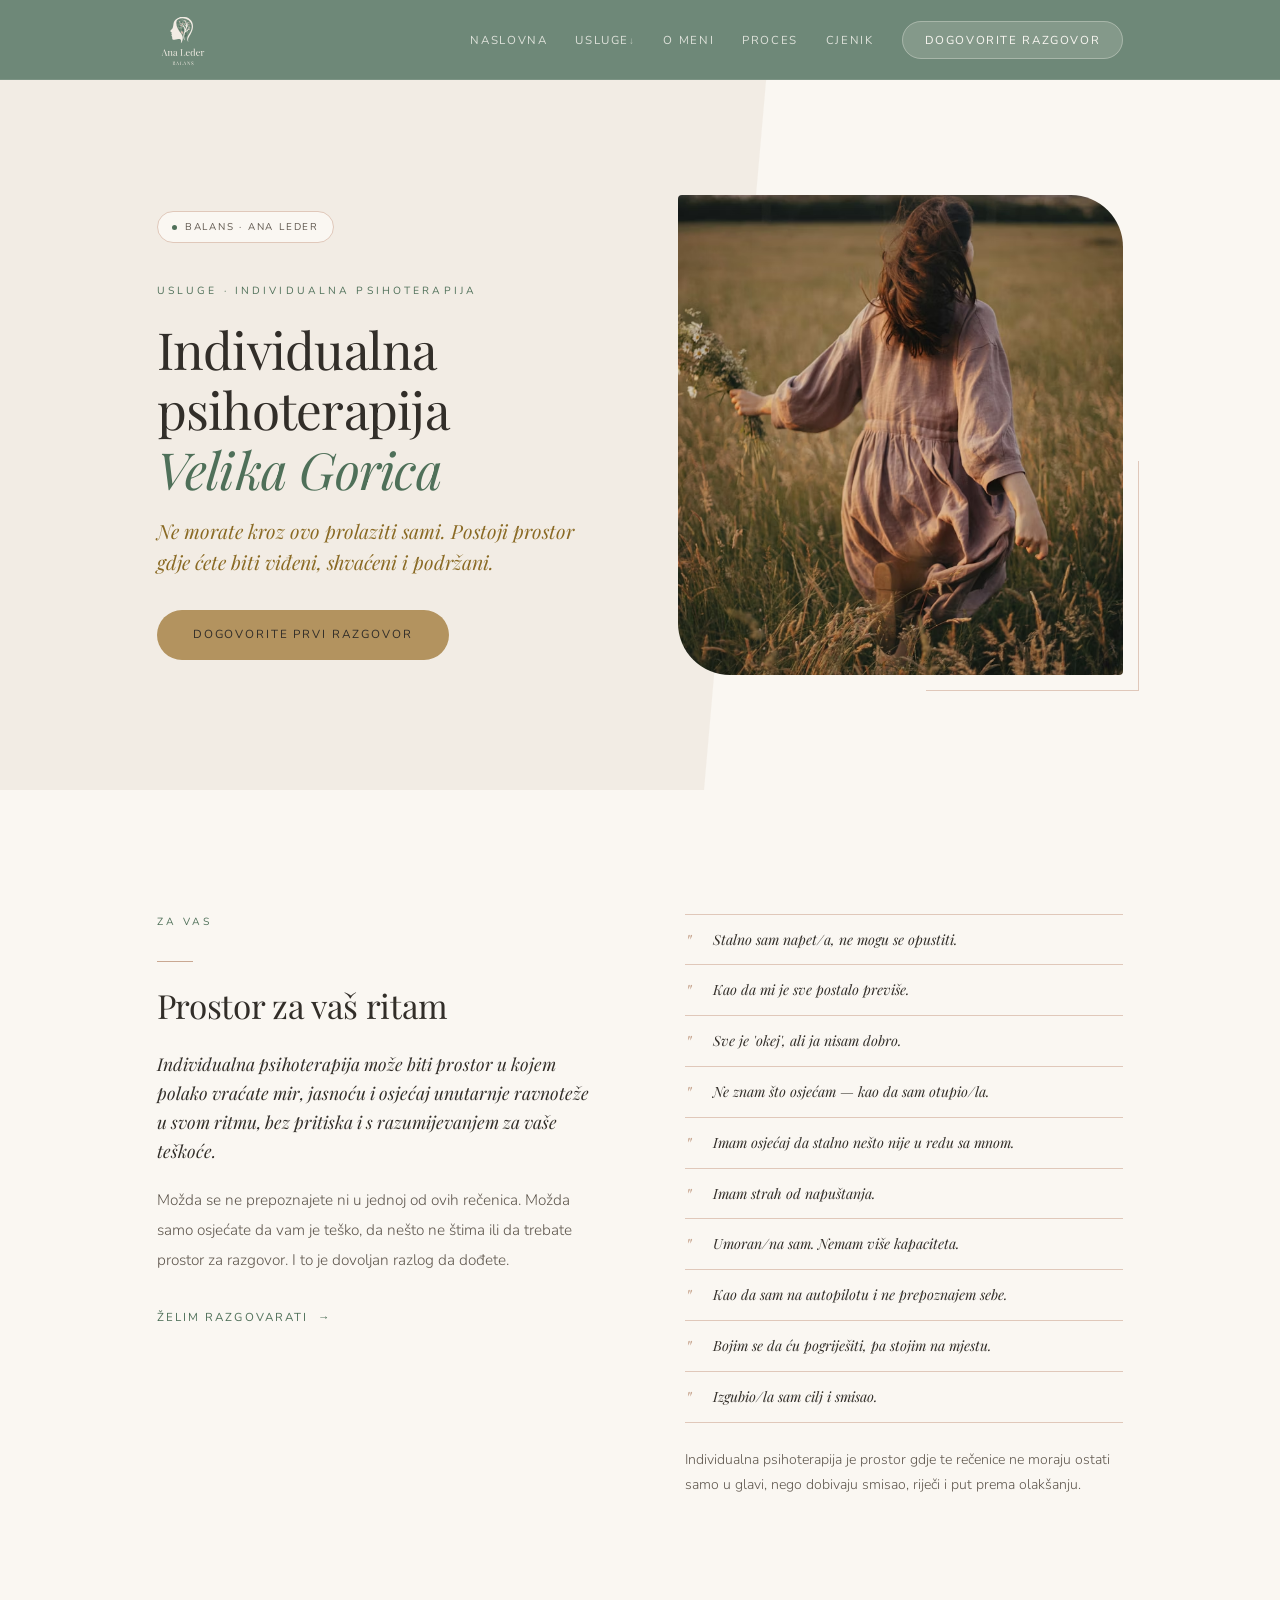
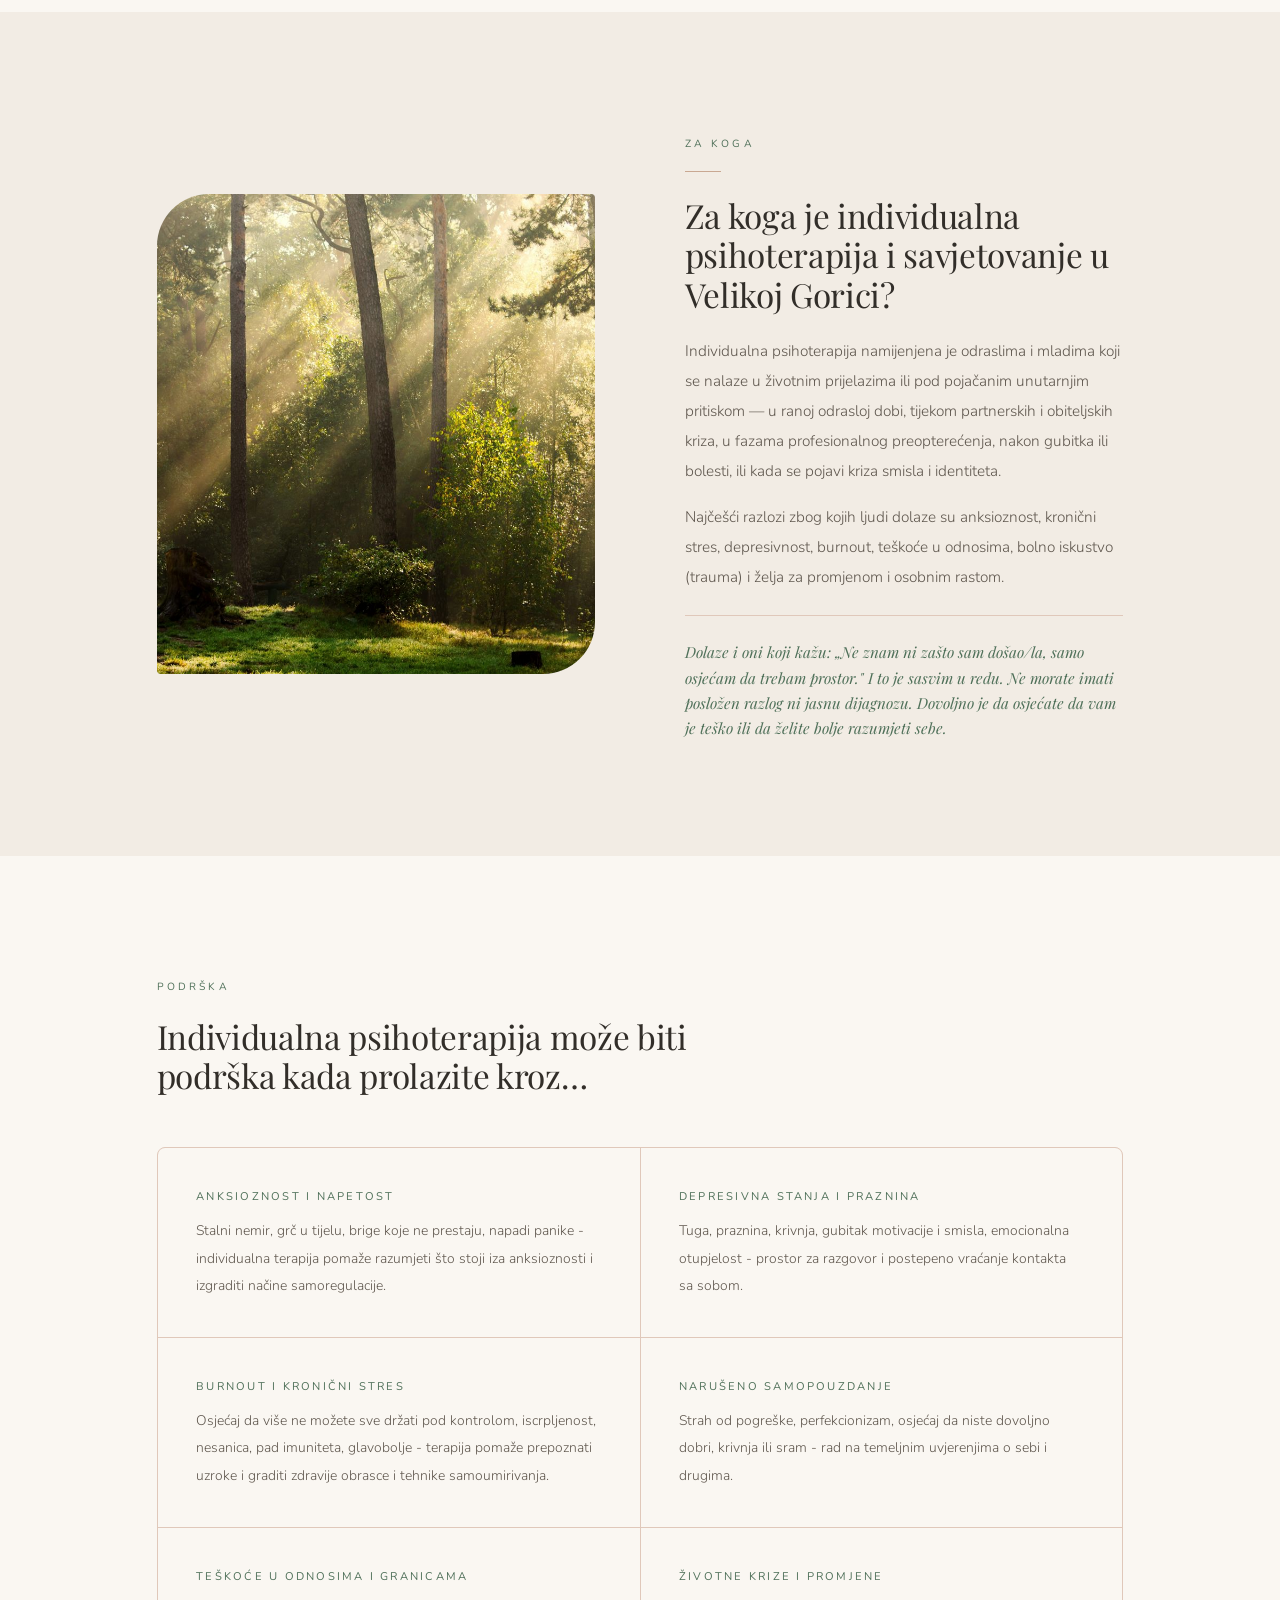
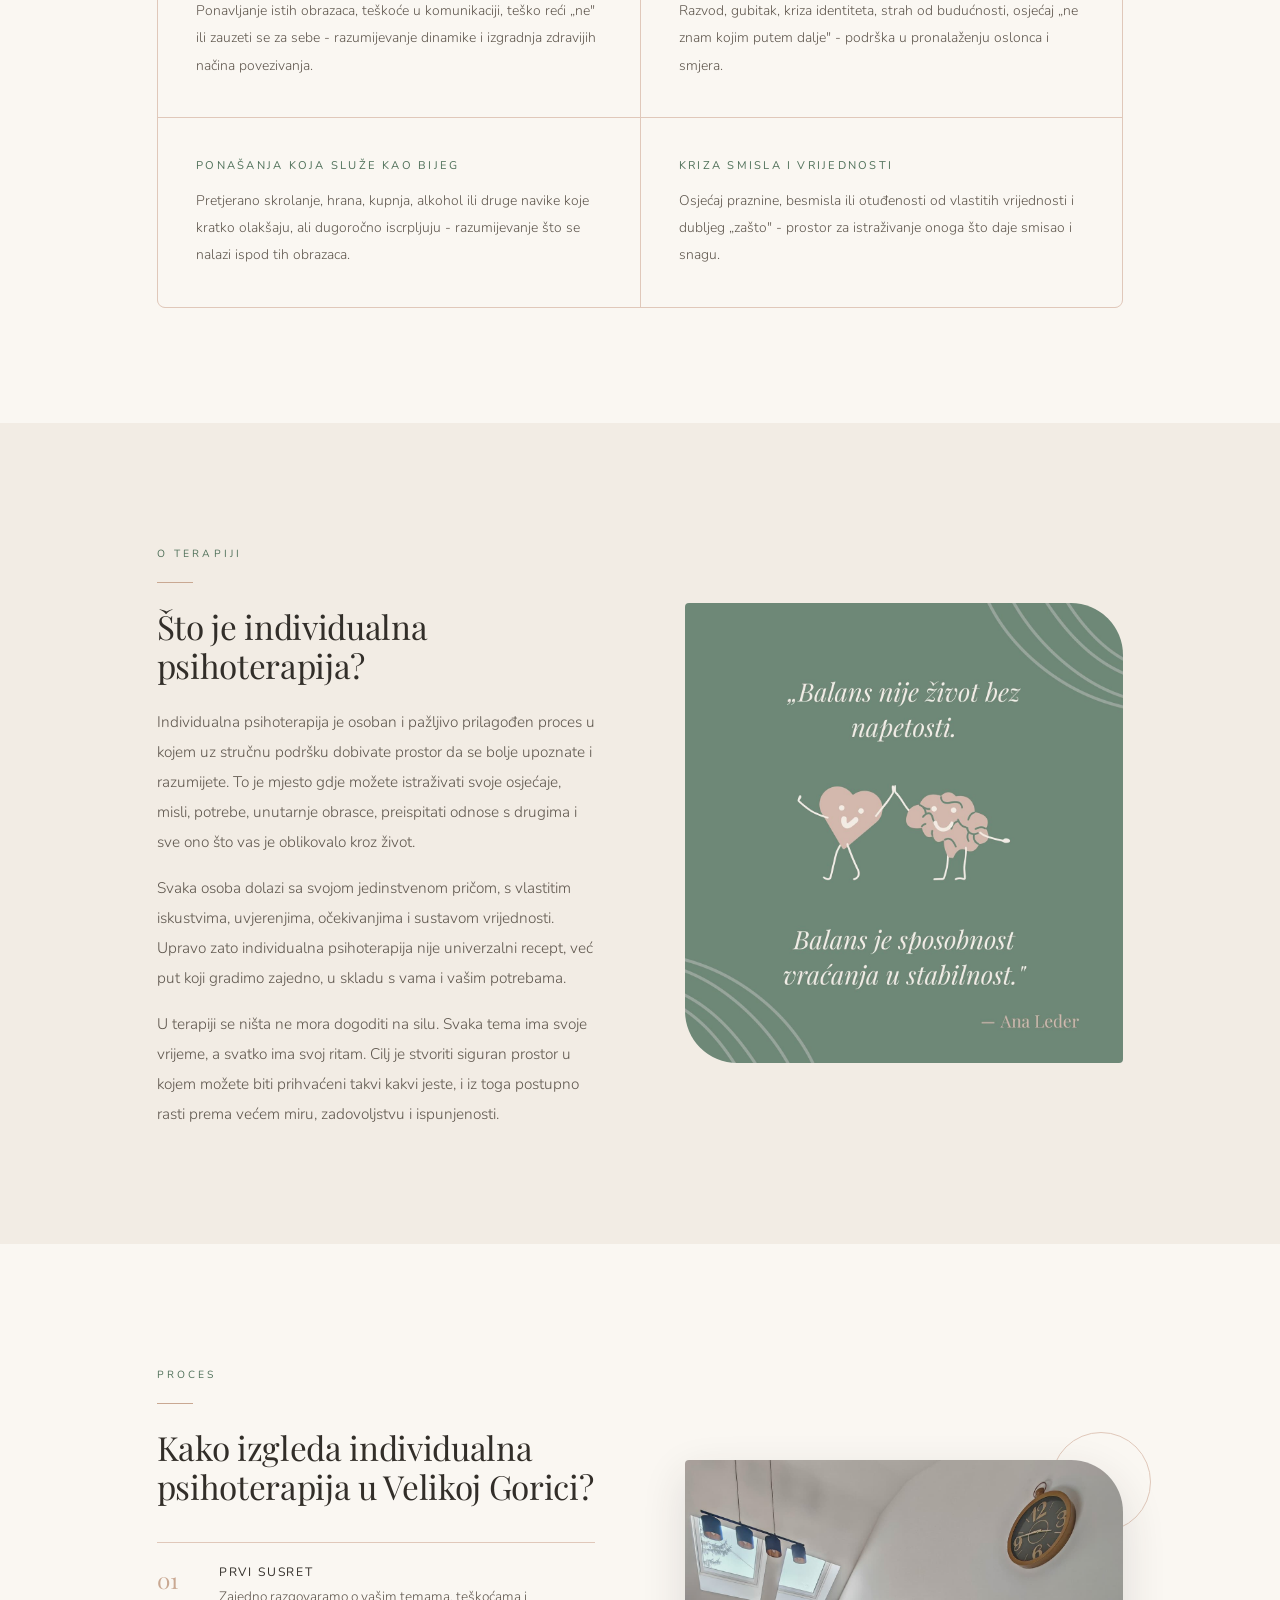
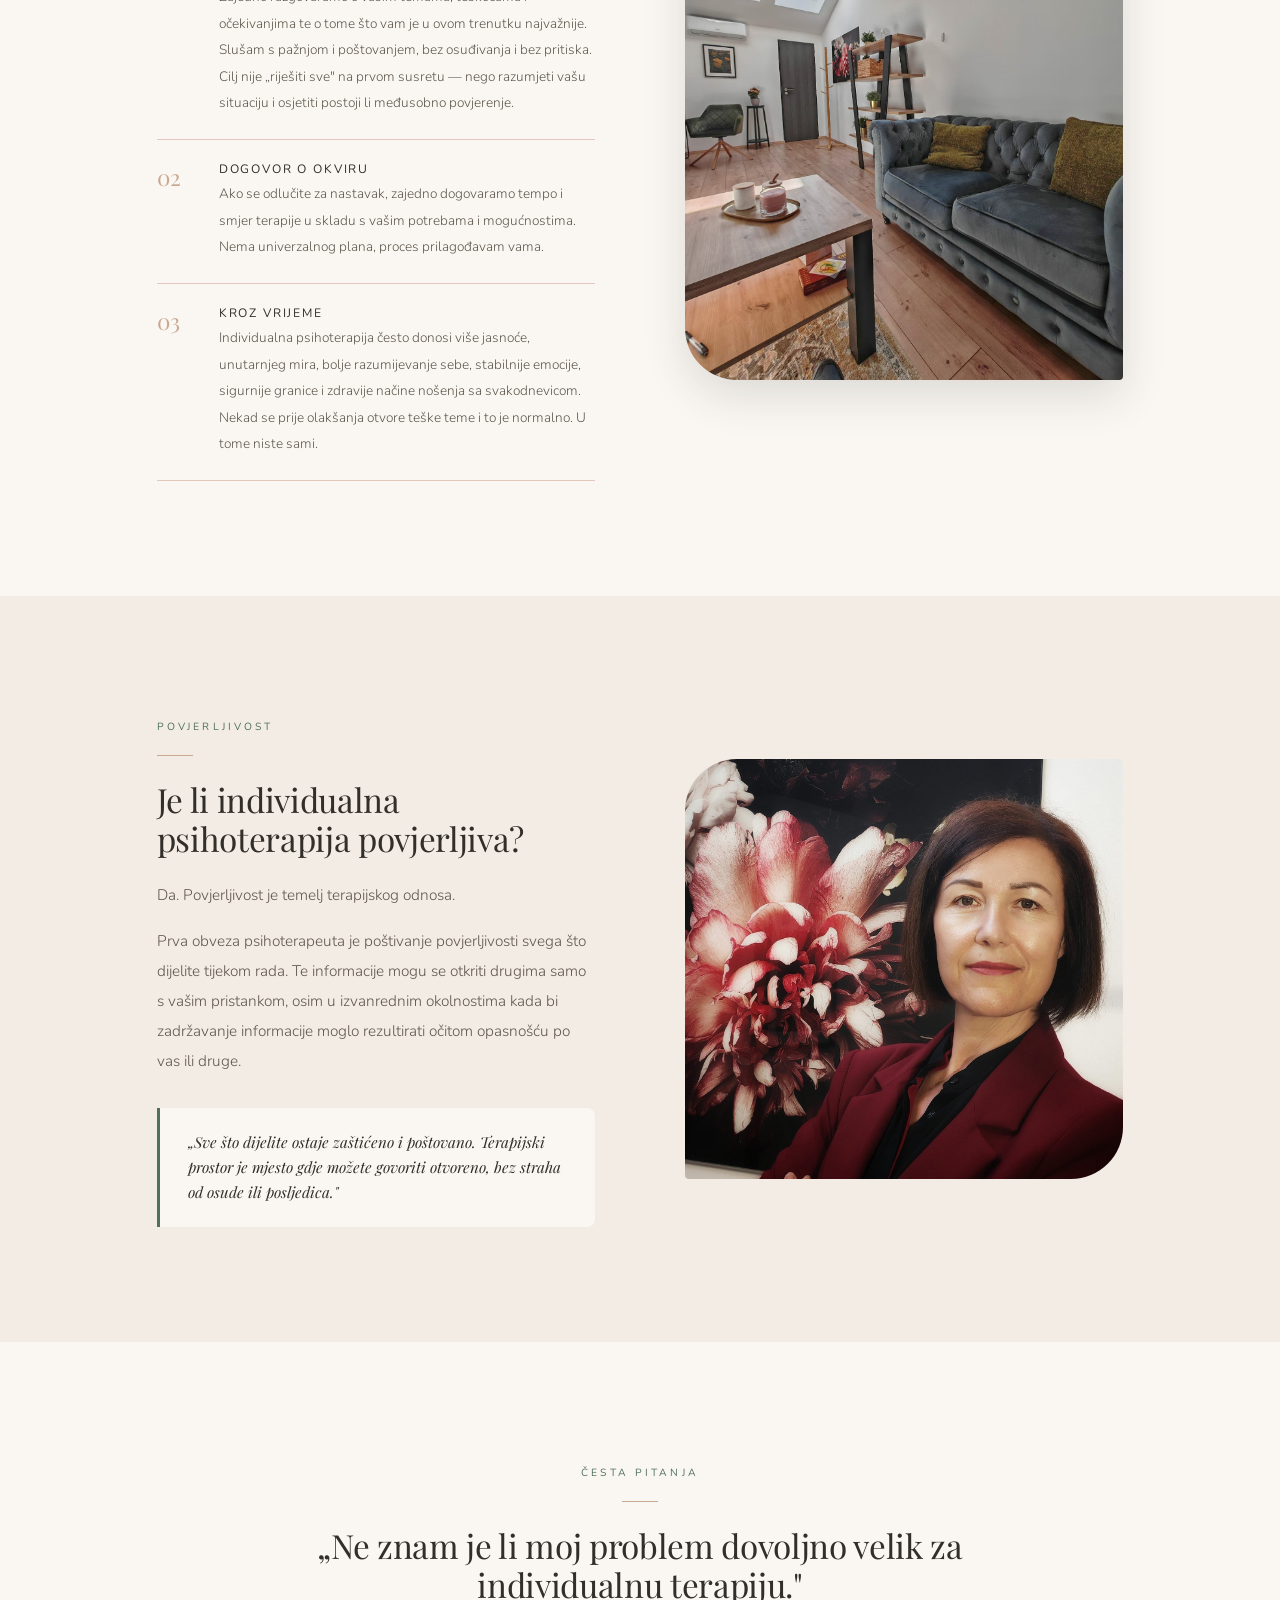
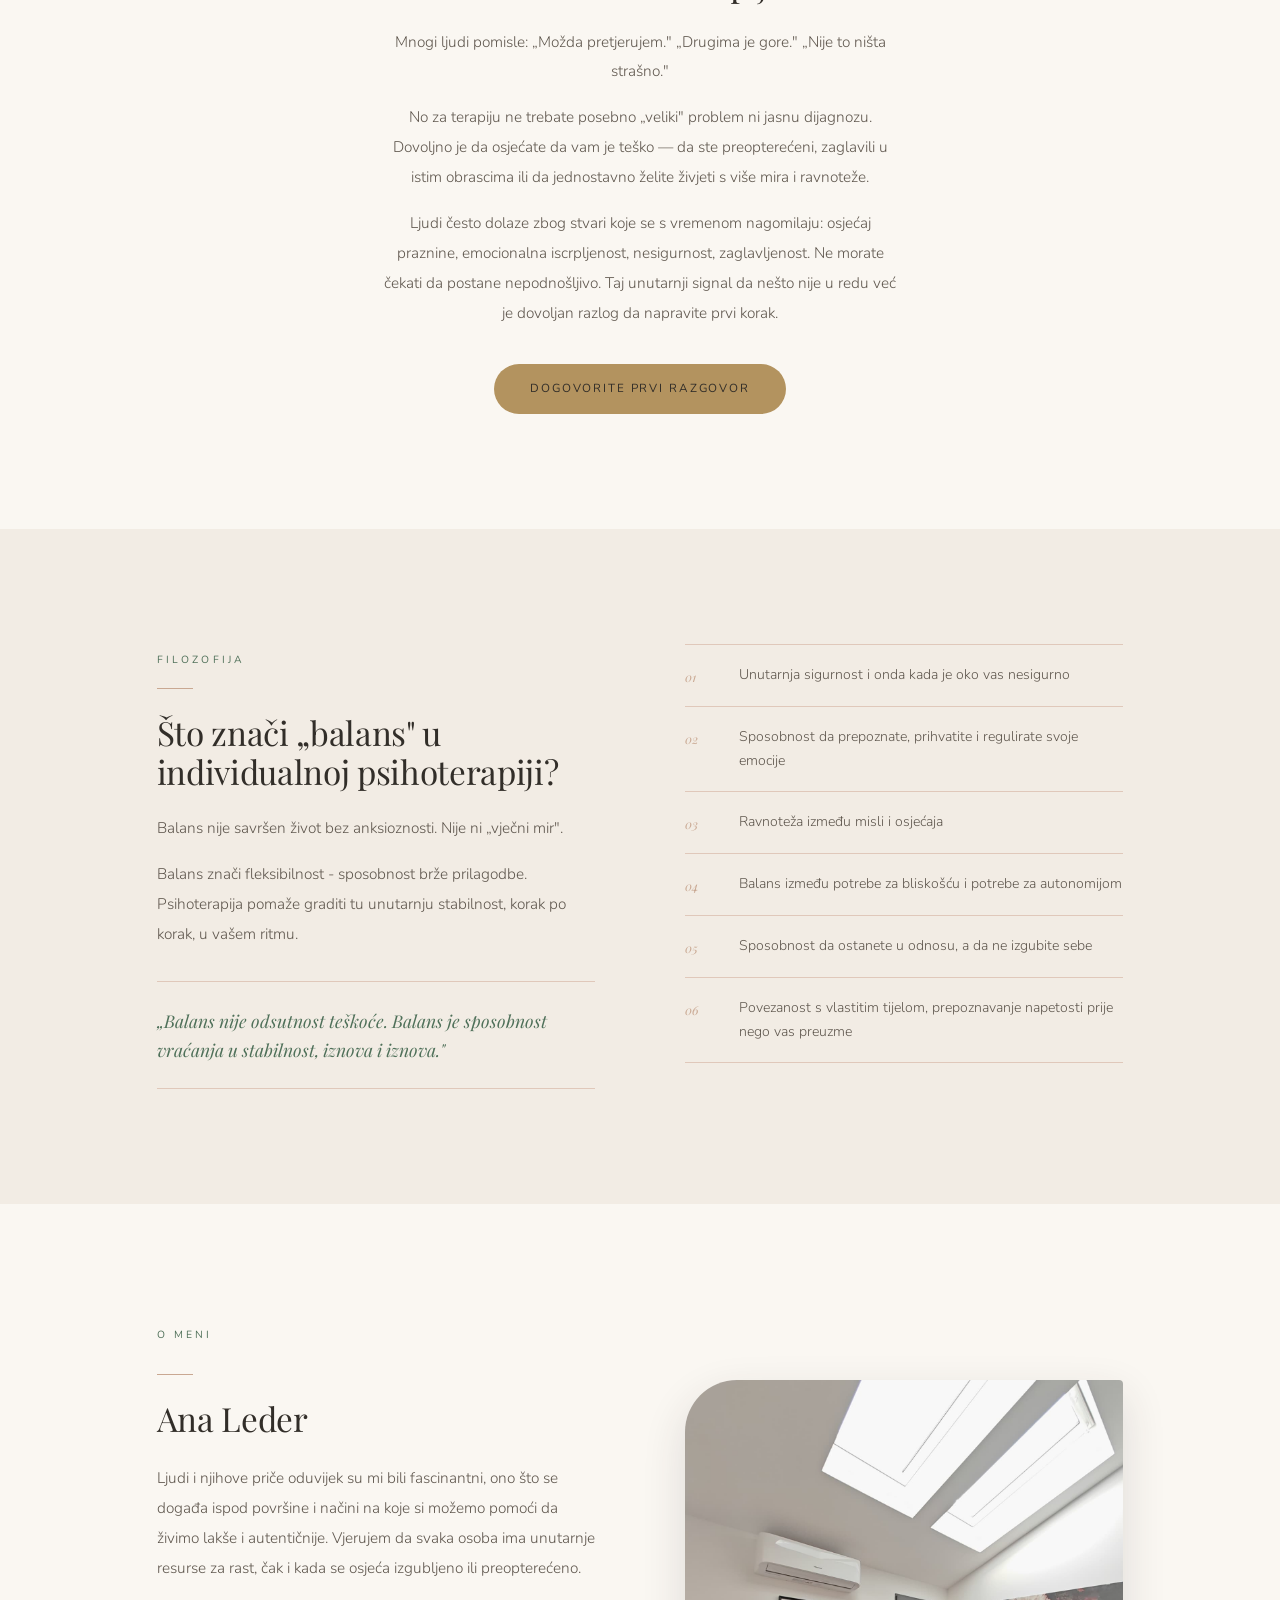
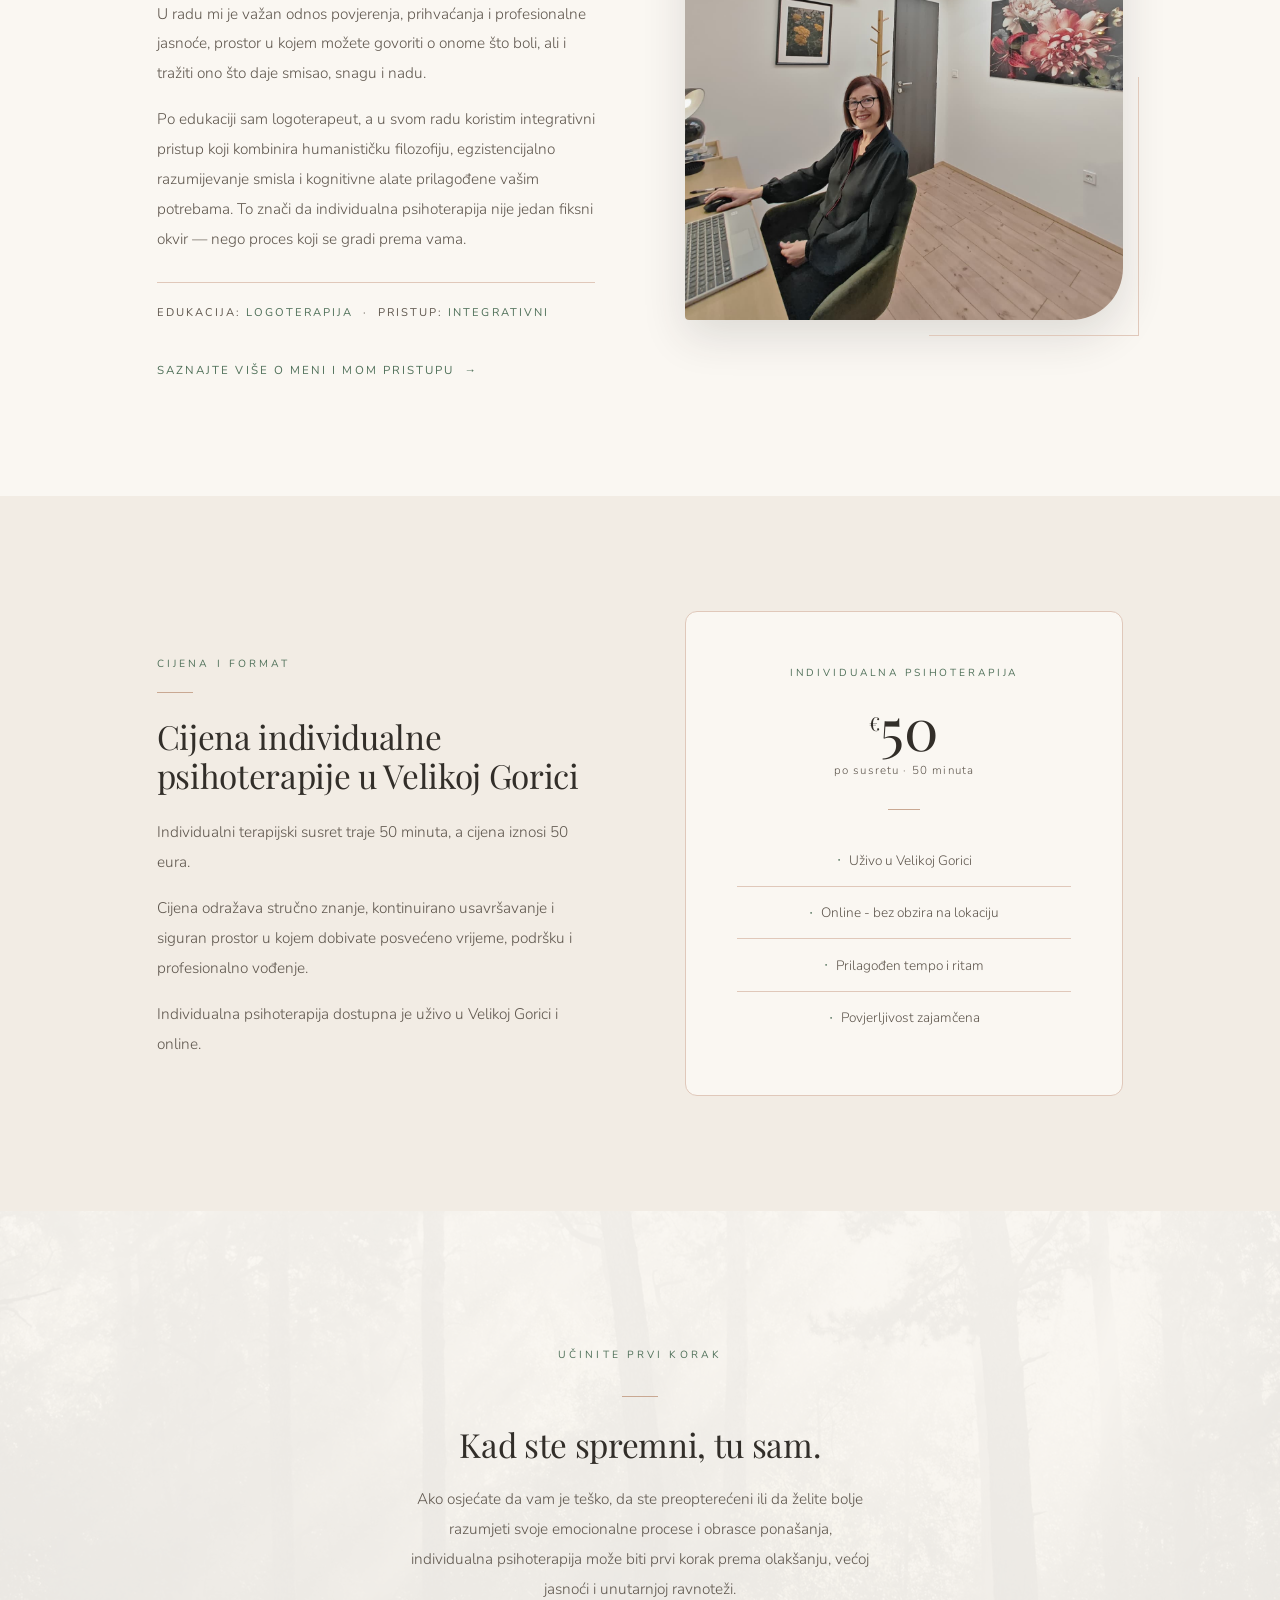
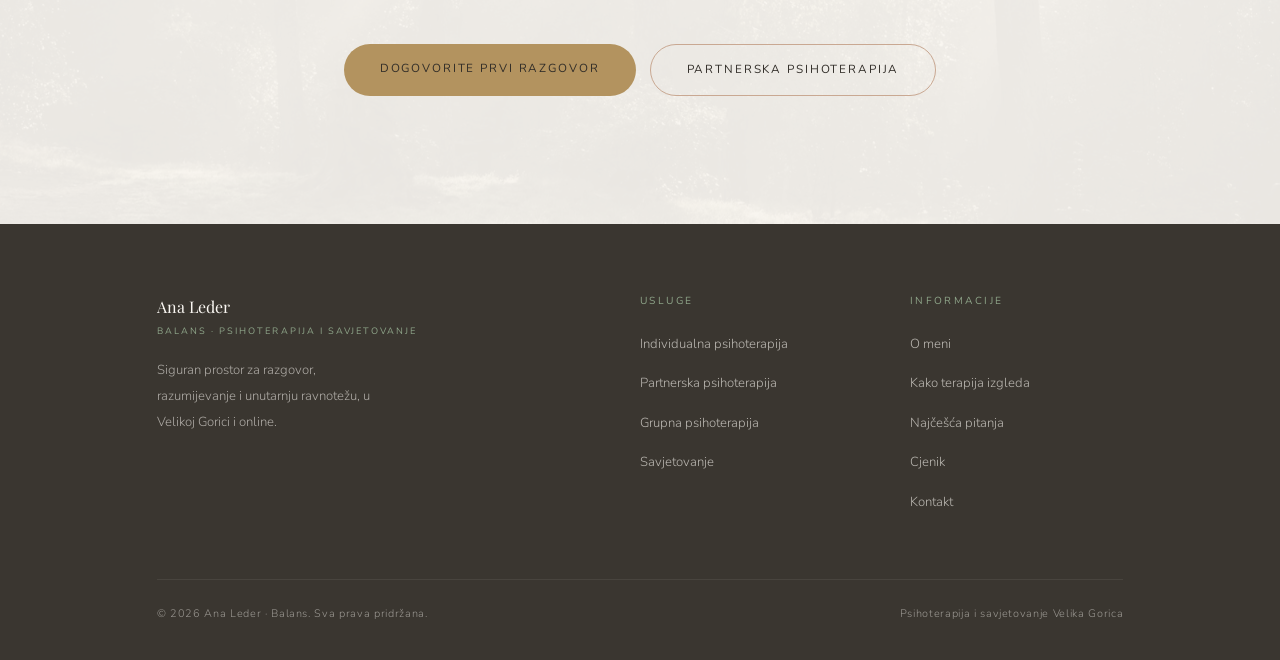
<file: individualna-psihoterapija.html>
<!DOCTYPE html>
<html lang="hr">
<head>
  <meta charset="UTF-8" />
  <meta name="viewport" content="width=device-width, initial-scale=1.0" />

  <!-- SEO -->
  <title>Individualna psihoterapija Velika Gorica | Balans — Ana Leder</title>
  <meta name="description" content="Individualna psihoterapija u Velikoj Gorici - siguran prostor za anksioznost, burnout, krize i osobni rast."" />
  <meta name="robots" content="index, follow" />
  <link rel="canonical" href="https://psihoterapija-balans.hr/individualna-psihoterapija.html" />

  <!-- Open Graph -->
  <meta property="og:title" content="Individualna psihoterapija Velika Gorica | Balans — Ana Leder" />
  <meta property="og:description" content="Siguran prostor za anksioznost, burnout, krize i osobni rast. Ana Leder, psihoterapeutkinja u Velikoj Gorici." />
  <meta property="og:type" content="website" />
  <meta property="og:url" content="https://psihoterapija-balans.hr/individualna-psihoterapija.html" />

  <!-- Fonts — self-hosted woff2 (bez vanjskih zahtjeva); preload kritičnih (latin) za brzi LCP -->
  <link rel="preload" as="font" type="font/woff2" href="fonts/playfair-latin.woff2" crossorigin />
  <link rel="preload" as="font" type="font/woff2" href="fonts/nunito-latin.woff2" crossorigin />

  <!-- Global CSS -->
  <link rel="stylesheet" href="css/style.css" />

  <!-- Favicon -->
  <link rel="icon" href="slike/PsihoterapijaBalanslogo.svg" type="image/svg+xml" />
  <meta name="theme-color" content="#6e8878" />

  <!-- Social / OG slika + Twitter -->
  <meta property="og:site_name" content="Balans — Ana Leder, psihoterapija i savjetovanje" />
  <meta property="og:locale" content="hr_HR" />
  <meta property="og:image" content="https://psihoterapija-balans.hr/slike/PsihoterapijaBalansnature.jpg" />
  <meta property="og:image:width" content="1600" />
  <meta property="og:image:height" content="900" />
  <meta property="og:image:alt" content="Balans — psihoterapija i savjetovanje, Velika Gorica" />
  <meta name="twitter:card" content="summary_large_image" />

  <!-- Lokalni SEO (geo) -->
  <meta name="author" content="Ana Leder" />
  <meta name="geo.region" content="HR" />
  <meta name="geo.placename" content="Velika Gorica" />
  <meta name="geo.position" content="45.7153;16.0753" />
  <meta name="ICBM" content="45.7153, 16.0753" />

  <!-- Schema.org — Usluga -->
  <script type="application/ld+json">
  {
    "@context": "https://schema.org",
    "@type": "Service",
    "serviceType": "Individualna psihoterapija",
    "name": "Individualna psihoterapija Velika Gorica",
    "url": "https://psihoterapija-balans.hr/individualna-psihoterapija.html",
    "areaServed": { "@type": "City", "name": "Velika Gorica" },
    "provider": {
      "@type": "MedicalBusiness",
      "name": "Balans — Ana Leder, psihoterapija i savjetovanje",
      "telephone": "+385915246237",
      "address": { "@type": "PostalAddress", "streetAddress": "Zagrebačka ul. 37b", "addressLocality": "Velika Gorica", "postalCode": "10410", "addressCountry": "HR" }
    }
  }
  </script>

  <!-- Stranica-specifični stilovi -->
  <style>

    /* ══════════════════════════════════════
       HERO — podstranica (manji od naslovne)
    ══════════════════════════════════════ */
    #hero-sub {
      padding-top: var(--nav-h);
      background: var(--canvas);
      position: relative; overflow: hidden;
    }
    #hero-sub::after {
      content: '';
      position: absolute; top: 0; right: 0;
      width: 45%; height: 100%;
      background: var(--cream);
      clip-path: polygon(12% 0, 100% 0, 100% 100%, 0% 100%);
      pointer-events: none;
    }
    .hero-sub-inner {
      position: relative; z-index: 1;
      display: grid; grid-template-columns: 1fr 1fr;
      align-items: center;
      gap: clamp(40px, 6vw, 80px);
      padding: clamp(60px, 9vw, 120px) 0;
    }
    .hero-sub-text .label  { margin-bottom: 18px; }
    .hero-sub-text h1      { margin-bottom: 16px; }
    .hero-sub-text h1 em   { font-style: italic; color: var(--moss); }
    .hero-sub-text .hero-sub-lead {
      font-family: 'Playfair Display', serif; font-style: italic;
      font-size: clamp(.98rem, 1.6vw, 1.22rem);
      color: var(--gold); line-height: 1.6; margin-bottom: 32px; max-width: 44ch;
    }

    .hero-sub-img {
      position: relative;
    }
    .hero-sub-img img {
      width: 100%; height: clamp(300px, 40vw, 480px);
      object-fit: cover;
      border-radius: 4px 52px 4px 52px;
      filter: saturate(.96);
    }
    .hero-sub-img::after {
      content: ''; position: absolute; bottom: -16px; right: -16px;
      width: 48%; height: 48%;
      border-bottom: 1px solid var(--clay-l); border-right: 1px solid var(--clay-l);
    }

    @media (max-width: 860px) {
      #hero-sub::after { display: none; }
      .hero-sub-inner  { grid-template-columns: 1fr; padding: 48px 0 40px; gap: 36px; }
      .hero-sub-img img { height: clamp(220px, 55vw, 340px); }
      .hero-sub-img::after { display: none; }
    }

    /* ══════════════════════════════════════
       SEKCIJA 2 — EMPATIJSKI UVOD (quotes)
    ══════════════════════════════════════ */
    #empathy { background: var(--cream); }

    .emp-grid {
      display: grid; grid-template-columns: 1fr 1fr;
      gap: clamp(44px, 7vw, 100px); align-items: start;
    }
    .emp-intro p { max-width: 52ch; }
    .emp-intro p + p { margin-top: 16px; }
    .emp-intro .italic-note {
      font-family: 'Playfair Display', serif; font-style: italic;
      font-size: clamp(.95rem, 1.4vw, 1.1rem);
      color: var(--dark); line-height: 1.65; margin-bottom: 20px;
    }

    .emp-quotes { padding-top: 8px; }
    .emp-q {
      display: grid; grid-template-columns: 16px 1fr; gap: 12px;
      padding: 13px 0; border-bottom: 1px solid var(--clay-l);
      font-family: 'Playfair Display', serif; font-style: italic;
      font-size: clamp(.86rem, 1.1vw, .93rem); color: var(--dark); line-height: 1.65;
    }
    .emp-q:first-child { border-top: 1px solid var(--clay-l); }
    .emp-q::before { content: '"'; color: var(--clay); font-size: 1.3rem; line-height: 1; margin-top: 3px; }
    .emp-footer {
      margin-top: 24px;
      font-size: .88rem; color: var(--muted); line-height: 1.8;
    }

    @media (max-width: 860px) {
      .emp-grid { grid-template-columns: 1fr; gap: 36px; }
    }

    /* ══════════════════════════════════════
       SEKCIJA 3 — ZA KOGA
    ══════════════════════════════════════ */
    #for-whom { background: var(--canvas); }

    .for-whom-grid {
      display: grid; grid-template-columns: 1fr 1fr;
      gap: clamp(44px, 7vw, 100px); align-items: center;
    }
    .for-whom-text h2 { margin-bottom: 22px; }
    .for-whom-text p + p { margin-top: 16px; }
    .for-whom-text .italic-end {
      margin-top: 24px; padding-top: 24px;
      border-top: 1px solid var(--clay-l);
      font-family: 'Playfair Display', serif; font-style: italic;
      font-size: .95rem; color: var(--moss); line-height: 1.65;
    }

    .for-whom-img img {
      width: 100%; height: clamp(300px, 40vw, 480px);
      object-fit: cover;
      border-radius: 52px 4px 52px 4px;
      filter: saturate(.96);
    }

    @media (max-width: 860px) {
      .for-whom-grid { grid-template-columns: 1fr; gap: 36px; }
    }

    /* ══════════════════════════════════════
       SEKCIJA 4 — S ČIME MOŽE POMOĆI
    ══════════════════════════════════════ */
    #can-help { background: var(--cream); }

    .help-header { margin-bottom: 52px; max-width: 560px; }
    .help-header h2 { margin-top: 16px; margin-bottom: 14px; }

    .help-grid {
      display: grid;
      grid-template-columns: repeat(2, 1fr);
      gap: 1px;
      background: var(--clay-l);
      border: 1px solid var(--clay-l);
      border-radius: 8px;
      overflow: hidden;
    }
    .help-card {
      background: var(--cream);
      padding: clamp(24px, 3vw, 40px);
      transition: background .24s;
    }
    .help-card:hover { background: var(--canvas); }
    .help-card-title {
      font-family: 'Nunito', sans-serif; font-size: .7rem; font-weight: 400;
      letter-spacing: .2em; text-transform: uppercase;
      color: var(--moss); margin-bottom: 10px; display: block;
    }
    .help-card p { font-size: .87rem; margin: 0; }

    @media (max-width: 640px) {
      .help-grid { grid-template-columns: 1fr; }
    }

    /* ══════════════════════════════════════
       SEKCIJA 5 — ŠTO JE INDIVIDUALNA TERAPIJA
    ══════════════════════════════════════ */
    #what-is { background: var(--canvas); }

    .what-is-grid {
      display: grid; grid-template-columns: 1fr 1fr;
      gap: clamp(44px, 7vw, 100px); align-items: center;
    }
    .what-is-text h2 { margin-bottom: 22px; }
    .what-is-text p + p { margin-top: 16px; }

    .what-is-img img {
      width: 100%; height: clamp(300px, 40vw, 460px);
      object-fit: cover;
      border-radius: 4px 52px 4px 52px;
      filter: saturate(.96);
    }

    @media (max-width: 860px) {
      .what-is-grid { grid-template-columns: 1fr; gap: 36px; }
    }

    /* ══════════════════════════════════════
       SEKCIJA 6 — KAKO IZGLEDA
    ══════════════════════════════════════ */
    #how-it-looks { background: var(--cream); }

    /* reuse .steps iz global CSS */
    .how-steps-wrap { max-width: 680px; }
    .how-steps-wrap h2 { margin-bottom: 36px; }

    /* ══════════════════════════════════════
       SEKCIJA 7 — POVJERLJIVOST
    ══════════════════════════════════════ */
    #confidential { background: var(--canvas); }

    .conf-grid {
      display: grid; grid-template-columns: 1fr 1fr;
      gap: clamp(44px, 7vw, 100px); align-items: center;
    }
    .conf-text h2 { margin-bottom: 22px; }
    .conf-text p + p { margin-top: 16px; }
    .conf-badge {
      margin-top: 32px; padding: 22px 28px;
      background: var(--cream);
      border-left: 3px solid var(--moss);
      border-radius: 0 8px 8px 0;
      font-family: 'Playfair Display', serif; font-style: italic;
      font-size: .95rem; color: var(--dark); line-height: 1.65;
    }

    .conf-img img {
      width: 100%; height: clamp(280px, 36vw, 420px);
      object-fit: cover;
      border-radius: 52px 4px 52px 4px;
      filter: saturate(.96);
    }

    @media (max-width: 860px) {
      .conf-grid { grid-template-columns: 1fr; gap: 36px; }
    }

    /* ══════════════════════════════════════
       SEKCIJA 8 — OBJECTION
    ══════════════════════════════════════ */
    #objection { background: var(--cream); }

    /* strip layout */
    .obj-strip {
      max-width: 720px; margin: 0 auto; text-align: center;
    }
    .obj-strip h2 { margin-bottom: 22px; }
    .obj-strip p  { max-width: 58ch; margin: 0 auto; }
    .obj-strip p + p { margin-top: 16px; }
    .obj-strip .actions { margin-top: 36px; justify-content: center; }

    /* ══════════════════════════════════════
       SEKCIJA 9 — BALANS — redesign bez bulleta
    ══════════════════════════════════════ */
    #balans { background: var(--canvas); }

    .balans-grid {
      display: grid; grid-template-columns: 1fr 1fr;
      gap: clamp(44px, 7vw, 100px); align-items: start;
    }
    .balans-text h2 { margin-bottom: 22px; }
    .balans-text p + p { margin-top: 16px; }
    .balans-text .m-quote {
      margin-top: 32px; padding: 24px 0;
      border-top: 1px solid var(--clay-l);
      border-bottom: 1px solid var(--clay-l);
    }
    .balans-text .m-quote blockquote {
      font-family: 'Playfair Display', serif; font-style: italic;
      font-size: clamp(.95rem, 1.4vw, 1.1rem); color: var(--moss); line-height: 1.65;
    }

    /* Balans items — kartice umjesto bulleta */
    .balans-items { display: flex; flex-direction: column; gap: 0; }
    .balans-item {
      padding: 18px 0;
      border-bottom: 1px solid var(--clay-l);
      display: grid; grid-template-columns: 40px 1fr; gap: 14px; align-items: start;
    }
    .balans-item:first-child { border-top: 1px solid var(--clay-l); }
    .balans-item-num {
      font-family: 'Playfair Display', serif; font-size: .78rem;
      color: var(--clay); font-style: italic; padding-top: 2px;
    }
    .balans-item-text {
      font-size: .88rem; color: var(--muted); font-weight: 300; line-height: 1.7;
    }

    @media (max-width: 860px) {
      .balans-grid { grid-template-columns: 1fr; gap: 40px; }
    }

    /* ══════════════════════════════════════
       SEKCIJA 10 — O MENI
    ══════════════════════════════════════ */
    #about { background: var(--cream); }

    /* ══════════════════════════════════════
       SEKCIJA 11 — CIJENA
    ══════════════════════════════════════ */
    #price { background: var(--canvas); }

    .price-grid {
      display: grid; grid-template-columns: 1fr 1fr;
      gap: clamp(44px, 7vw, 100px); align-items: center;
    }
    .price-text h2 { margin-bottom: 22px; }
    .price-text p + p { margin-top: 16px; }

    .price-card {
      background: var(--cream);
      border: 1px solid var(--clay-l);
      border-radius: 12px;
      padding: clamp(32px, 4vw, 52px);
      text-align: center;
    }
    .price-label {
      font-family: 'Nunito', sans-serif; font-size: .64rem; font-weight: 400;
      letter-spacing: .28em; text-transform: uppercase; color: var(--moss);
      margin-bottom: 16px; display: block;
    }
    .price-amount {
      font-family: 'Playfair Display', serif;
      font-size: clamp(2.4rem, 5vw, 3.6rem); color: var(--dark); line-height: 1;
      margin-bottom: 4px;
    }
    .price-amount sup { font-size: 1.2rem; vertical-align: super; }
    .price-unit {
      font-family: 'Nunito', sans-serif; font-size: .72rem; font-weight: 300;
      color: var(--muted); letter-spacing: .1em; margin-bottom: 28px; display: block;
    }
    .price-divider { width: 32px; height: 1px; background: var(--clay); margin: 0 auto 24px; }
    .price-details { list-style: none; }
    .price-details li {
      font-size: .85rem; color: var(--muted); padding: 8px 0;
      border-bottom: 1px solid var(--clay-l);
      display: flex; align-items: center; justify-content: center; gap: 8px;
    }
    .price-details li:last-child { border: none; }
    .price-details li::before { content: '·'; color: var(--moss); font-size: 1.2rem; }

    @media (max-width: 860px) {
      .price-grid { grid-template-columns: 1fr; gap: 40px; }
    }

    /* ══════════════════════════════════════
       ZAVRŠNI CTA
    ══════════════════════════════════════ */
    #cta-final {
      padding: clamp(80px, 10vw, 140px) 0;
      background: var(--cream); position: relative; overflow: hidden;
    }
    #cta-final::before {
      content: ''; position: absolute; inset: 0;
      background: url('slike/PsihoterapijaBalansnature.jpg') center/cover no-repeat;
      opacity: .06; filter: saturate(.2);
    }
    .cta-box {
      position: relative; z-index: 1;
      max-width: 600px; margin: 0 auto; text-align: center;
    }
    .cta-box h2    { margin-bottom: 20px; }
    .cta-box p     { max-width: 52ch; margin: 0 auto; }
    .cta-btns {
      margin-top: 40px;
      display: flex; gap: 14px; justify-content: center; flex-wrap: wrap;
    }

  </style>
</head>

<body>

<!-- ═══════════════════════════ HEADER ═══════════════════════════ -->
<nav id="site-nav">
  <div class="wrap nav-i">
    <a href="index.html" class="nav-logo" aria-label="Balans Ana Leder — povratak na naslovnicu">
      <img src="slike/PsihoterapijaBalanslogo.svg" alt="Balans — Ana Leder, psihoterapija i savjetovanje" width="52" height="52" />
    </a>
    <button class="nav-burger" id="burger" aria-label="Otvori izbornik" aria-expanded="false">
      <span></span><span></span><span></span>
    </button>
    <ul class="nav-links" id="nav-links" role="list">
      <li><a href="index.html">Naslovna</a></li>
      <li class="has-dropdown">
        <a href="#" aria-haspopup="true">Usluge</a>
        <ul class="dropdown" role="list">
          <li><a href="individualna-psihoterapija.html">Individualna psihoterapija</a></li>
          <li><a href="partnerska-psihoterapija.html">Partnerska psihoterapija</a></li>
          <li><a href="grupna-psihoterapija.html">Grupna psihoterapija</a></li>
          <li><a href="savjetovanje.html">Savjetovanje</a></li>
        </ul>
      </li>
      <li><a href="o-meni.html">O meni</a></li>
      <li><a href="proces-pitanja.html">Proces</a></li>
      <li><a href="cjenik.html">Cjenik</a></li>
      <li><a href="kontakt.html" class="ncta">Dogovorite razgovor</a></li>
    </ul>
  </div>
</nav>
<!-- /HEADER -->


<main>

  <!-- ══════════════════════════════════════════════════════════
       SEKCIJA 1 — HERO
  ══════════════════════════════════════════════════════════ -->
  <section id="hero-sub" aria-label="Individualna psihoterapija">
    <div class="wrap">
      <div class="hero-sub-inner">

        <div class="hero-sub-text rv">
          <span class="balans-badge">Balans · Ana Leder</span>
          <span class="label">Usluge · Individualna psihoterapija</span>
          <h1>Individualna psihoterapija<br><em>Velika Gorica</em></h1>
          <p class="hero-sub-lead">Ne morate kroz ovo prolaziti sami. Postoji prostor gdje ćete biti viđeni, shvaćeni i podržani.</p>
          <a href="kontakt.html" class="btn btn-dark">Dogovorite prvi razgovor</a>
        </div>

        <div class="hero-sub-img rv">
          <!--
            PLACEHOLDER — zamijeni s pravom slikom:
            <img src="slike/individualna-hero.jpg" alt="Individualna psihoterapija — siguran prostor" width="700" height="480" />
          -->
          <img
            src="slike/Naturehappy.avif"
            alt="Individualna psihoterapija — siguran, tih prostor"
            width="700" height="480" loading="eager" fetchpriority="high" decoding="async"
          />
        </div>

      </div>
    </div>
  </section>


  <!-- ══════════════════════════════════════════════════════════
       SEKCIJA 2 — EMPATIJSKI UVOD
  ══════════════════════════════════════════════════════════ -->
  <section id="empathy" class="section" aria-label="Prepoznajete li se">
    <div class="wrap">
      <div class="emp-grid">

        <div class="emp-intro text-block rv">
          <span class="label">Za vas</span>
          <div class="rule" style="margin-top:14px;"></div>
          <h2>Prostor za vaš ritam</h2>
          <p class="italic-note">Individualna psihoterapija može biti prostor u kojem polako vraćate mir, jasnoću i osjećaj unutarnje ravnoteže u svom ritmu, bez pritiska i s razumijevanjem za vaše teškoće.</p>
          <p>Možda se ne prepoznajete ni u jednoj od ovih rečenica. Možda samo osjećate da vam je teško, da nešto ne štima ili da trebate prostor za razgovor. I to je dovoljan razlog da dođete.</p>
          <div class="actions" style="margin-top:32px;">
            <a href="kontakt.html" class="link-arrow">Želim razgovarati</a>
          </div>
        </div>

        <div class="emp-quotes rv">
          <div class="emp-q">Stalno sam napet/a, ne mogu se opustiti.</div>
          <div class="emp-q">Kao da mi je sve postalo previše.</div>
          <div class="emp-q">Sve je 'okej', ali ja nisam dobro.</div>
          <div class="emp-q">Ne znam što osjećam — kao da sam otupio/la.</div>
          <div class="emp-q">Imam osjećaj da stalno nešto nije u redu sa mnom.</div>
          <div class="emp-q">Imam strah od napuštanja.</div>
          <div class="emp-q">Umoran/na sam. Nemam više kapaciteta.</div>
          <div class="emp-q">Kao da sam na autopilotu i ne prepoznajem sebe.</div>
          <div class="emp-q">Bojim se da ću pogriješiti, pa stojim na mjestu.</div>
          <div class="emp-q">Izgubio/la sam cilj i smisao.</div>
          <p class="emp-footer">Individualna psihoterapija je prostor gdje te rečenice ne moraju ostati samo u glavi, nego dobivaju smisao, riječi i put prema olakšanju.</p>
        </div>

      </div>
    </div>
  </section>


  <!-- ══════════════════════════════════════════════════════════
       SEKCIJA 3 — ZA KOGA
  ══════════════════════════════════════════════════════════ -->
  <section id="for-whom" class="section" aria-label="Za koga je individualna psihoterapija">
    <div class="wrap">
      <div class="for-whom-grid">

        <div class="for-whom-img rv">
          <!--
            PLACEHOLDER:
            <img src="slike/individualna-za-koga.jpg" alt="Za koga je individualna psihoterapija" width="600" height="480" loading="lazy" />
          -->
          <img
            src="slike/PsihoterapijaBalansnature.jpg"
            alt="Osoba u trenutku razmišljanja i samospoznaje"
            width="600" height="480" loading="lazy"
          />
        </div>

        <div class="for-whom-text rv">
          <span class="label">Za koga</span>
          <div class="rule" style="margin-top:14px;"></div>
          <h2>Za koga je individualna psihoterapija i savjetovanje u Velikoj Gorici?</h2>
          <p>Individualna psihoterapija namijenjena je odraslima i mladima koji se nalaze u životnim prijelazima ili pod pojačanim unutarnjim pritiskom — u ranoj odrasloj dobi, tijekom partnerskih i obiteljskih kriza, u fazama profesionalnog preopterećenja, nakon gubitka ili bolesti, ili kada se pojavi kriza smisla i identiteta.</p>
          <p>Najčešći razlozi zbog kojih ljudi dolaze su anksioznost, kronični stres, depresivnost, burnout, teškoće u odnosima, bolno iskustvo (trauma) i želja za promjenom i osobnim rastom.</p>
          <p class="italic-end">Dolaze i oni koji kažu: „Ne znam ni zašto sam došao/la, samo osjećam da trebam prostor." I to je sasvim u redu. Ne morate imati posložen razlog ni jasnu dijagnozu. Dovoljno je da osjećate da vam je teško ili da želite bolje razumjeti sebe.</p>
        </div>

      </div>
    </div>
  </section>


  <!-- ══════════════════════════════════════════════════════════
       SEKCIJA 4 — S ČIME MOŽE POMOĆI
  ══════════════════════════════════════════════════════════ -->
  <section id="can-help" class="section" aria-label="S čime može pomoći individualna psihoterapija">
    <div class="wrap">

      <div class="help-header rv">
        <span class="label">Podrška</span>
        <h2>Individualna psihoterapija može biti podrška kada prolazite kroz…</h2>
      </div>

      <div class="help-grid">

        <div class="help-card rv">
          <span class="help-card-title">Anksioznost i napetost</span>
          <p>Stalni nemir, grč u tijelu, brige koje ne prestaju, napadi panike - individualna terapija pomaže razumjeti što stoji iza anksioznosti i izgraditi načine samoregulacije.</p>
        </div>

        <div class="help-card rv">
          <span class="help-card-title">Depresivna stanja i praznina</span>
          <p>Tuga, praznina, krivnja, gubitak motivacije i smisla, emocionalna otupjelost - prostor za razgovor i postepeno vraćanje kontakta sa sobom.</p>
        </div>

        <div class="help-card rv">
          <span class="help-card-title">Burnout i kronični stres</span>
          <p>Osjećaj da više ne možete sve držati pod kontrolom, iscrpljenost, nesanica, pad imuniteta, glavobolje - terapija pomaže prepoznati uzroke i graditi zdravije obrasce i tehnike samoumirivanja.</p>
        </div>

        <div class="help-card rv">
          <span class="help-card-title">Narušeno samopouzdanje</span>
          <p>Strah od pogreške, perfekcionizam, osjećaj da niste dovoljno dobri, krivnja ili sram - rad na temeljnim uvjerenjima o sebi i drugima.</p>
        </div>

        <div class="help-card rv">
          <span class="help-card-title">Teškoće u odnosima i granicama</span>
          <p>Ponavljanje istih obrazaca, teškoće u komunikaciji, teško reći „ne" ili zauzeti se za sebe - razumijevanje dinamike i izgradnja zdravijih načina povezivanja.</p>
        </div>

        <div class="help-card rv">
          <span class="help-card-title">Životne krize i promjene</span>
          <p>Razvod, gubitak, kriza identiteta, strah od budućnosti, osjećaj „ne znam kojim putem dalje" - podrška u pronalaženju oslonca i smjera.</p>
        </div>

        <div class="help-card rv">
          <span class="help-card-title">Ponašanja koja služe kao bijeg</span>
          <p>Pretjerano skrolanje, hrana, kupnja, alkohol ili druge navike koje kratko olakšaju, ali dugoročno iscrpljuju - razumijevanje što se nalazi ispod tih obrazaca.</p>
        </div>

        <div class="help-card rv">
          <span class="help-card-title">Kriza smisla i vrijednosti</span>
          <p>Osjećaj praznine, besmisla ili otuđenosti od vlastitih vrijednosti i dubljeg „zašto" - prostor za istraživanje onoga što daje smisao i snagu.</p>
        </div>

      </div>
    </div>
  </section>


  <!-- ══════════════════════════════════════════════════════════
       SEKCIJA 5 — ŠTO JE INDIVIDUALNA PSIHOTERAPIJA
  ══════════════════════════════════════════════════════════ -->
  <section id="what-is" class="section" aria-label="Što je individualna psihoterapija">
    <div class="wrap">
      <div class="what-is-grid">

        <div class="what-is-text rv">
          <span class="label">O terapiji</span>
          <div class="rule" style="margin-top:14px;"></div>
          <h2>Što je individualna psihoterapija?</h2>
          <p>Individualna psihoterapija je osoban i pažljivo prilagođen proces u kojem uz stručnu podršku dobivate prostor da se bolje upoznate i razumijete. To je mjesto gdje možete istraživati svoje osjećaje, misli, potrebe, unutarnje obrasce, preispitati odnose s drugima i sve ono što vas je oblikovalo kroz život.</p>
          <p>Svaka osoba dolazi sa svojom jedinstvenom pričom, s vlastitim iskustvima, uvjerenjima, očekivanjima i sustavom vrijednosti. Upravo zato individualna psihoterapija nije univerzalni recept, već put koji gradimo zajedno, u skladu s vama i vašim potrebama.</p>
          <p>U terapiji se ništa ne mora dogoditi na silu. Svaka tema ima svoje vrijeme, a svatko ima svoj ritam. Cilj je stvoriti siguran prostor u kojem možete biti prihvaćeni takvi kakvi jeste, i iz toga postupno rasti prema većem miru, zadovoljstvu i ispunjenosti.</p>
        </div>

        <div class="what-is-img rv">
          <!--
            PLACEHOLDER:
            <img src="slike/individualna-sto-je.jpg" alt="Što je individualna psihoterapija" width="600" height="460" loading="lazy" />
          -->
          <img
            src="slike/„Balans nije život bez napetosti. Balans je sposobnost vraćanja u stabilnost..jpg"
            alt="Siguran prostor za osobni rast i razumijevanje"
            width="600" height="460" loading="lazy"
          />
        </div>

      </div>
    </div>
  </section>


  <!-- ══════════════════════════════════════════════════════════
       SEKCIJA 6 — KAKO IZGLEDA
  ══════════════════════════════════════════════════════════ -->
  <section id="how-it-looks" class="section" aria-label="Kako izgleda individualna psihoterapija u Velikoj Gorici">
    <div class="wrap">
      <div class="two-col">

        <div class="how-steps-wrap rv">
          <span class="label">Proces</span>
          <div class="rule" style="margin-top:14px;"></div>
          <h2>Kako izgleda individualna psihoterapija u Velikoj Gorici?</h2>
          <div class="steps" style="margin-top:36px;">
            <div class="step">
              <span class="step-n">01</span>
              <div class="step-b">
                <h3>Prvi susret</h3>
                <p>Zajedno razgovaramo o vašim temama, teškoćama i očekivanjima te o tome što vam je u ovom trenutku najvažnije. Slušam s pažnjom i poštovanjem, bez osuđivanja i bez pritiska. Cilj nije „riješiti sve" na prvom susretu — nego razumjeti vašu situaciju i osjetiti postoji li međusobno povjerenje.</p>
              </div>
            </div>
            <div class="step">
              <span class="step-n">02</span>
              <div class="step-b">
                <h3>Dogovor o okviru</h3>
                <p>Ako se odlučite za nastavak, zajedno dogovaramo tempo i smjer terapije u skladu s vašim potrebama i mogućnostima. Nema univerzalnog plana, proces prilagođavam vama.</p>
              </div>
            </div>
            <div class="step">
              <span class="step-n">03</span>
              <div class="step-b">
                <h3>Kroz vrijeme</h3>
                <p>Individualna psihoterapija često donosi više jasnoće, unutarnjeg mira, bolje razumijevanje sebe, stabilnije emocije, sigurnije granice i zdravije načine nošenja sa svakodnevicom. Nekad se prije olakšanja otvore teške teme i to je normalno. U tome niste sami.</p>
              </div>
            </div>
          </div>
        </div>

        <div class="photo-wrap circle-accent rv">
          <!--
            PLACEHOLDER:
            <img class="photo-main photo-r3" src="slike/individualna-proces.jpg" alt="Terapijski proces — korak po korak" width="600" height="520" loading="lazy" />
          -->
          <img
            class="photo-main photo-r3"
            src="slike/PsihoterapijaBalansVelikaGoricainterije.jpeg"
            alt="Terapijski proces — mir i napredak"
            width="600" height="520" loading="lazy"
          />
        </div>

      </div>
    </div>
  </section>


  <!-- ══════════════════════════════════════════════════════════
       SEKCIJA 7 — POVJERLJIVOST
  ══════════════════════════════════════════════════════════ -->
  <section id="confidential" class="section" aria-label="Je li individualna psihoterapija povjerljiva">
    <div class="wrap">
      <div class="conf-grid">

        <div class="conf-text rv">
          <span class="label">Povjerljivost</span>
          <div class="rule" style="margin-top:14px;"></div>
          <h2>Je li individualna psihoterapija povjerljiva?</h2>
          <p>Da. Povjerljivost je temelj terapijskog odnosa.</p>
          <p>Prva obveza psihoterapeuta je poštivanje povjerljivosti svega što dijelite tijekom rada. Te informacije mogu se otkriti drugima samo s vašim pristankom, osim u izvanrednim okolnostima kada bi zadržavanje informacije moglo rezultirati očitom opasnošću po vas ili druge.</p>
          <div class="conf-badge">
            „Sve što dijelite ostaje zaštićeno i poštovano. Terapijski prostor je mjesto gdje možete govoriti otvoreno, bez straha od osude ili posljedica."
          </div>
        </div>

        <div class="conf-img rv">
          <!--
            PLACEHOLDER:
            <img src="slike/povjerljivost.jpg" alt="Povjerljivost i sigurnost u terapiji" width="600" height="420" loading="lazy" />
          -->
          <img
            src="slike/AnaLedersavjetovanje.jpg"
            alt="Povjerljiv i siguran terapijski prostor"
            width="600" height="420" loading="lazy"
          />
        </div>

      </div>
    </div>
  </section>


  <!-- ══════════════════════════════════════════════════════════
       SEKCIJA 8 — OBJECTION
  ══════════════════════════════════════════════════════════ -->
  <section id="objection" class="section" aria-label="Je li moj problem dovoljno velik">
    <div class="wrap">
      <div class="obj-strip rv">
        <span class="label">Česta pitanja</span>
        <div class="rule center" style="margin-top:14px;"></div>
        <h2>„Ne znam je li moj problem dovoljno velik za individualnu terapiju."</h2>
        <p>Mnogi ljudi pomisle: „Možda pretjerujem." „Drugima je gore." „Nije to ništa strašno."</p>
        <p>No za terapiju ne trebate posebno „veliki" problem ni jasnu dijagnozu. Dovoljno je da osjećate da vam je teško — da ste preopterećeni, zaglavili u istim obrascima ili da jednostavno želite živjeti s više mira i ravnoteže.</p>
        <p>Ljudi često dolaze zbog stvari koje se s vremenom nagomilaju: osjećaj praznine, emocionalna iscrpljenost, nesigurnost, zaglavljenost. Ne morate čekati da postane nepodnošljivo. Taj unutarnji signal da nešto nije u redu već je dovoljan razlog da napravite prvi korak.</p>
        <div class="actions" style="margin-top:36px; justify-content:center;">
          <a href="kontakt.html" class="btn btn-dark">Dogovorite prvi razgovor</a>
        </div>
      </div>
    </div>
  </section>


  <!-- ══════════════════════════════════════════════════════════
       SEKCIJA 9 — BALANS
  ══════════════════════════════════════════════════════════ -->
  <section id="balans" class="section" aria-label="Što znači balans u individualnoj psihoterapiji">
    <div class="wrap">
      <div class="balans-grid">

        <div class="balans-text rv">
          <span class="label">Filozofija</span>
          <div class="rule" style="margin-top:14px;"></div>
          <h2>Što znači „balans" u individualnoj psihoterapiji?</h2>
          <p>Balans nije savršen život bez anksioznosti. Nije ni „vječni mir".</p>
          <p>Balans znači fleksibilnost - sposobnost brže prilagodbe. Psihoterapija pomaže graditi tu unutarnju stabilnost, korak po korak, u vašem ritmu.</p>
          <div class="m-quote">
            <blockquote>„Balans nije odsutnost teškoće. Balans je sposobnost vraćanja u stabilnost, iznova i iznova."</blockquote>
          </div>
        </div>

        <div class="rv">
          <div class="balans-items">
            <div class="balans-item">
              <span class="balans-item-num">01</span>
              <span class="balans-item-text">Unutarnja sigurnost i onda kada je oko vas nesigurno</span>
            </div>
            <div class="balans-item">
              <span class="balans-item-num">02</span>
              <span class="balans-item-text">Sposobnost da prepoznate, prihvatite i regulirate svoje emocije</span>
            </div>
            <div class="balans-item">
              <span class="balans-item-num">03</span>
              <span class="balans-item-text">Ravnoteža između misli i osjećaja</span>
            </div>
            <div class="balans-item">
              <span class="balans-item-num">04</span>
              <span class="balans-item-text">Balans između potrebe za bliskošću i potrebe za autonomijom</span>
            </div>
            <div class="balans-item">
              <span class="balans-item-num">05</span>
              <span class="balans-item-text">Sposobnost da ostanete u odnosu, a da ne izgubite sebe</span>
            </div>
            <div class="balans-item">
              <span class="balans-item-num">06</span>
              <span class="balans-item-text">Povezanost s vlastitim tijelom, prepoznavanje napetosti prije nego vas preuzme</span>
            </div>
          </div>
        </div>

      </div>
    </div>
  </section>


  <!-- ══════════════════════════════════════════════════════════
       SEKCIJA 10 — O MENI
  ══════════════════════════════════════════════════════════ -->
  <section id="about" class="section" aria-label="Ana Leder, psihoterapeutkinja u Velikoj Gorici">
    <div class="wrap">
      <div class="two-col flip">

        <div class="photo-wrap frame-br rv">
          <!--
            PLACEHOLDER — Anina fotografija:
            <img class="photo-main photo-r2" src="slike/ana-leder.jpg" alt="Ana Leder, psihoterapeutkinja u Velikoj Gorici" width="600" height="540" loading="lazy" />
          -->
          <img
            class="photo-main photo-r2"
            src="slike/PsihoterapijaBalansVelikaGoricaAnaLeder.jpeg"
            alt="Ana Leder, psihoterapeutkinja u Velikoj Gorici"
            width="600" height="540" loading="lazy"
          />
        </div>

        <div class="text-block rv">
          <span class="label">O meni</span>
          <div class="rule" style="margin-top:14px;"></div>
          <h2>Ana Leder</h2>
          <p>Ljudi i njihove priče oduvijek su mi bili fascinantni, ono što se događa ispod površine i načini na koje si možemo pomoći da živimo lakše i autentičnije. Vjerujem da svaka osoba ima unutarnje resurse za rast, čak i kada se osjeća izgubljeno ili preopterećeno.</p>
          <p>U radu mi je važan odnos povjerenja, prihvaćanja i profesionalne jasnoće, prostor u kojem možete govoriti o onome što boli, ali i tražiti ono što daje smisao, snagu i nadu.</p>
          <p>Po edukaciji sam logoterapeut, a u svom radu koristim integrativni pristup koji kombinira humanističku filozofiju, egzistencijalno razumijevanje smisla i kognitivne alate prilagođene vašim potrebama. To znači da individualna psihoterapija nije jedan fiksni okvir — nego proces koji se gradi prema vama.</p>
          <div class="about-cred">Edukacija: <strong>Logoterapija</strong> &nbsp;·&nbsp; Pristup: <strong>Integrativni</strong></div>
          <div class="actions">
            <a href="o-meni.html" class="link-arrow">Saznajte više o meni i mom pristupu</a>
          </div>
        </div>

      </div>
    </div>
  </section>


  <!-- ══════════════════════════════════════════════════════════
       SEKCIJA 11 — CIJENA I FORMAT
  ══════════════════════════════════════════════════════════ -->
  <section id="price" class="section" aria-label="Cijena individualne psihoterapije u Velikoj Gorici">
    <div class="wrap">
      <div class="price-grid">

        <div class="price-text rv">
          <span class="label">Cijena i format</span>
          <div class="rule" style="margin-top:14px;"></div>
          <h2>Cijena individualne psihoterapije u Velikoj Gorici</h2>
          <p>Individualni terapijski susret traje 50 minuta, a cijena iznosi 50 eura.</p>
          <p>Cijena odražava stručno znanje, kontinuirano usavršavanje i siguran prostor u kojem dobivate posvećeno vrijeme, podršku i profesionalno vođenje.</p>
          <p>Individualna psihoterapija dostupna je uživo u Velikoj Gorici i online.</p>
        </div>

        <div class="price-card rv">
          <span class="price-label">Individualna psihoterapija</span>
          <div class="price-amount"><sup>€</sup>50</div>
          <span class="price-unit">po susretu · 50 minuta</span>
          <div class="price-divider"></div>
          <ul class="price-details">
            <li>Uživo u Velikoj Gorici</li>
            <li>Online - bez obzira na lokaciju</li>
            <li>Prilagođen tempo i ritam</li>
            <li>Povjerljivost zajamčena</li>
          </ul>
        </div>

      </div>
    </div>
  </section>


  <!-- ══════════════════════════════════════════════════════════
       SEKCIJA 12 — ZAVRŠNI CTA
  ══════════════════════════════════════════════════════════ -->
  <section id="cta-final" aria-label="Dogovorite prvi razgovor">
    <div class="wrap">
      <div class="cta-box rv">
        <span class="label">Učinite prvi korak</span>
        <div class="rule center" style="margin-top:14px;"></div>
        <h2>Kad ste spremni, tu sam.</h2>
        <p>Ako osjećate da vam je teško, da ste preopterećeni ili da želite bolje razumjeti svoje emocionalne procese i obrasce ponašanja, individualna psihoterapija može biti prvi korak prema olakšanju, većoj jasnoći i unutarnjoj ravnoteži.</p>
        <div class="cta-btns">
          <a href="kontakt.html" class="btn btn-dark">Dogovorite prvi razgovor</a>
          <a href="partnerska-psihoterapija.html" class="btn btn-ghost">Partnerska psihoterapija</a>
        </div>
      </div>
    </div>
  </section>

</main>


<!-- ═══════════════════════════ FOOTER ═══════════════════════════ -->
<footer>
  <div class="wrap">
    <div class="ft-grid">
      <div class="ft-brand">
        <div class="ft-logo">
          Ana Leder
          <small>Balans · Psihoterapija i savjetovanje</small>
        </div>
        <p>Siguran prostor za razgovor, razumijevanje i unutarnju ravnotežu, u Velikoj Gorici i online.</p>
      </div>
      <div class="ft-col">
        <h5>Usluge</h5>
        <ul>
          <li><a href="individualna-psihoterapija.html">Individualna psihoterapija</a></li>
          <li><a href="partnerska-psihoterapija.html">Partnerska psihoterapija</a></li>
          <li><a href="grupna-psihoterapija.html">Grupna psihoterapija</a></li>
          <li><a href="savjetovanje.html">Savjetovanje</a></li>
        </ul>
      </div>
      <div class="ft-col">
        <h5>Informacije</h5>
        <ul>
          <li><a href="o-meni.html">O meni</a></li>
          <li><a href="proces-pitanja.html">Kako terapija izgleda</a></li>
          <li><a href="proces-pitanja.html#faq">Najčešća pitanja</a></li>
          <li><a href="cjenik.html">Cjenik</a></li>
          <li><a href="kontakt.html">Kontakt</a></li>
        </ul>
      </div>
    </div>
    <div class="ft-bottom">
      <span>© 2026 Ana Leder · Balans. Sva prava pridržana.</span>
      <span>Psihoterapija i savjetovanje Velika Gorica</span>
    </div>
  </div>
</footer>
<!-- /FOOTER -->


<!-- ═══════════════════════════ JAVASCRIPT ═══════════════════════ -->
<script>
  const burger   = document.getElementById('burger');
  const navLinks = document.getElementById('nav-links');

  burger.addEventListener('click', () => {
    const isOpen = navLinks.classList.toggle('open');
    burger.classList.toggle('open', isOpen);
    burger.setAttribute('aria-expanded', isOpen);
  });

  navLinks.querySelectorAll('.dropdown a').forEach(link => {
    link.addEventListener('click', () => {
      navLinks.classList.remove('open');
      burger.classList.remove('open');
      burger.setAttribute('aria-expanded', 'false');
    });
  });

  const nav = document.getElementById('site-nav');
  window.addEventListener('scroll', () => {
    nav.classList.toggle('scrolled', scrollY > 30);
  }, { passive: true });

  const revealEls = document.querySelectorAll('.rv');
  const io = new IntersectionObserver(entries => {
    entries.forEach(e => {
      if (e.isIntersecting) { e.target.classList.add('on'); io.unobserve(e.target); }
    });
  }, { threshold: 0.08 });
  revealEls.forEach(el => io.observe(el));
</script>

</body>
</html>
</file>
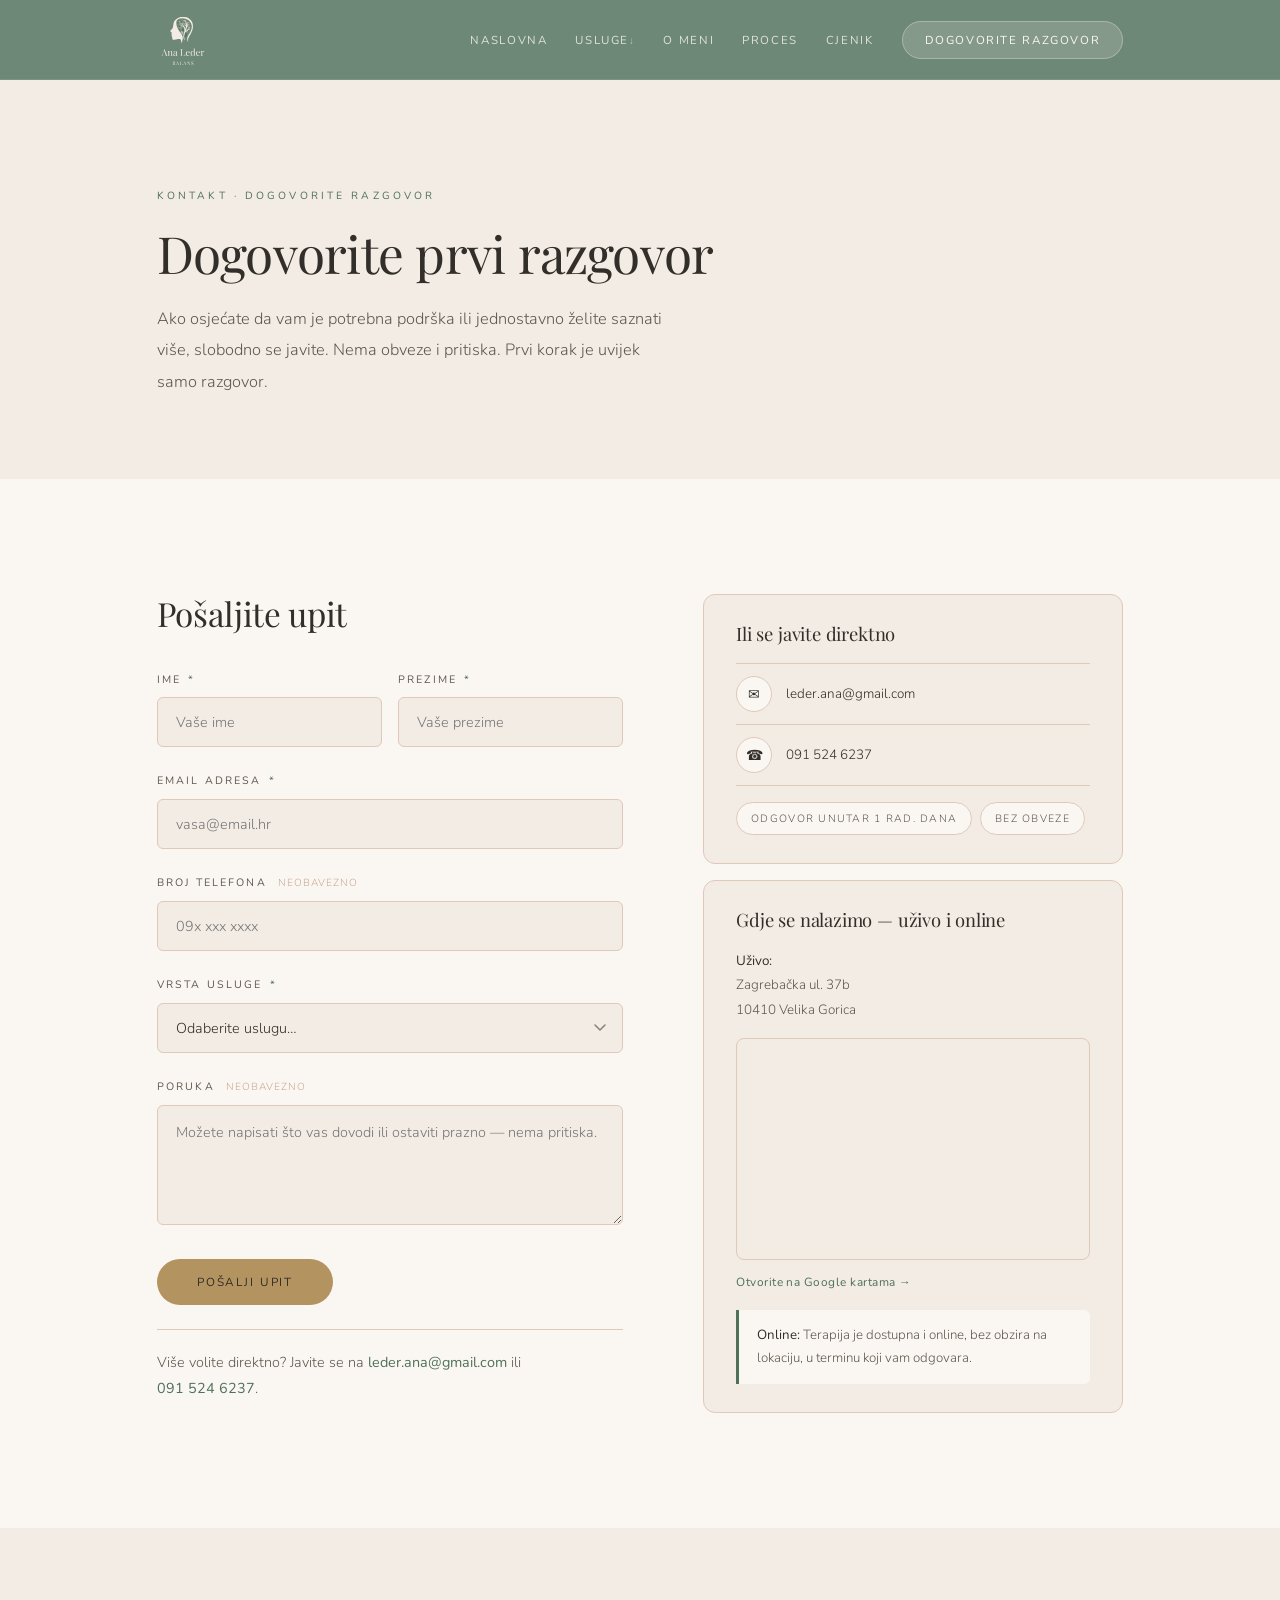
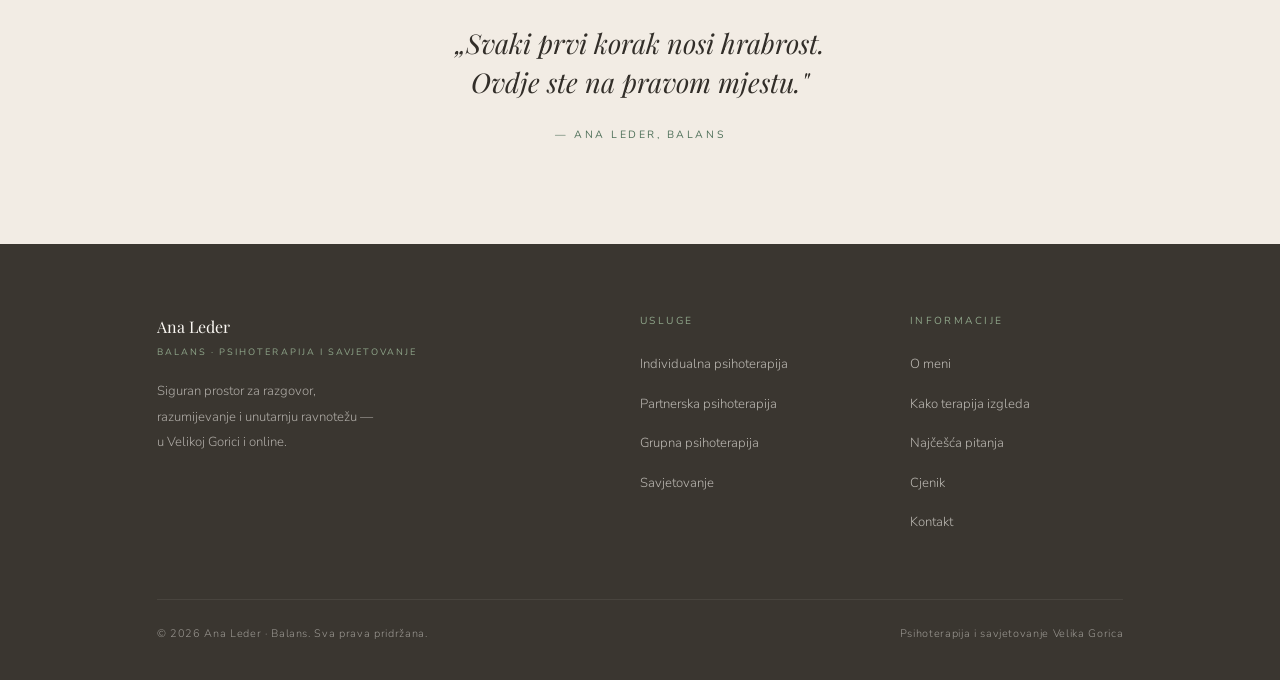
<file: kontakt.html>
<!DOCTYPE html>
<html lang="hr">
<head>
  <meta charset="UTF-8" />
  <meta name="viewport" content="width=device-width, initial-scale=1.0" />

  <!-- SEO -->
  <title>Kontakt | Psihoterapija Velika Gorica — Balans Ana Leder</title>
  <meta name="description" content="Zakažite prvi susret na psihoterapiji u Velikoj Gorici. Ispunite kontakt formu, javite se mailom ili telefonom. Ana Leder, Balans. Uživo i online." />
  <meta name="robots" content="index, follow" />
  <link rel="canonical" href="https://psihoterapija-balans.hr/kontakt.html" />

  <!-- Open Graph -->
  <meta property="og:title" content="Kontakt | Psihoterapija Velika Gorica — Balans Ana Leder" />
  <meta property="og:description" content="Zakažite prvi susret. Nema obveze i pritiska. Prvi korak je uvijek samo razgovor." />
  <meta property="og:type" content="website" />
  <meta property="og:url" content="https://psihoterapija-balans.hr/kontakt.html" />

  <!-- Fonts — self-hosted woff2 (bez vanjskih zahtjeva); preload kritičnih (latin) za brzi LCP -->
  <link rel="preload" as="font" type="font/woff2" href="fonts/playfair-latin.woff2" crossorigin />
  <link rel="preload" as="font" type="font/woff2" href="fonts/nunito-latin.woff2" crossorigin />

  <!-- Global CSS -->
  <link rel="stylesheet" href="css/style.css" />

  <!-- Favicon -->
  <link rel="icon" href="slike/PsihoterapijaBalanslogo.svg" type="image/svg+xml" />
  <meta name="theme-color" content="#6e8878" />

  <!-- Social / OG slika + Twitter -->
  <meta property="og:site_name" content="Balans — Ana Leder, psihoterapija i savjetovanje" />
  <meta property="og:locale" content="hr_HR" />
  <meta property="og:image" content="https://psihoterapija-balans.hr/slike/PsihoterapijaBalansnature.jpg" />
  <meta property="og:image:width" content="1600" />
  <meta property="og:image:height" content="900" />
  <meta property="og:image:alt" content="Balans — psihoterapija i savjetovanje, Velika Gorica" />
  <meta name="twitter:card" content="summary_large_image" />

  <!-- Lokalni SEO (geo) -->
  <meta name="author" content="Ana Leder" />
  <meta name="geo.region" content="HR" />
  <meta name="geo.placename" content="Velika Gorica" />
  <meta name="geo.position" content="45.7153;16.0753" />
  <meta name="ICBM" content="45.7153, 16.0753" />

  <style>

    /* ══════════════════════════════════════
       HERO — Kontakt
    ══════════════════════════════════════ */
    #hero-contact {
      padding-top: var(--nav-h);
      background: var(--canvas);
    }
    .hero-contact-inner {
      padding: clamp(56px, 8vw, 100px) 0 clamp(48px, 7vw, 80px);
      max-width: 680px;
    }
    .hero-contact-inner .label  { margin-bottom: 18px; }
    .hero-contact-inner h1      { margin-bottom: 20px; }
    .hero-contact-inner .lead   {
      font-size: clamp(.9rem, 1.3vw, 1.02rem);
      color: var(--muted); max-width: 52ch; line-height: 1.95;
    }

    /* ══════════════════════════════════════
       GLAVNI GRID — forma + info
    ══════════════════════════════════════ */
    #contact-main {
      background: var(--cream);
      padding: clamp(64px, 9vw, 120px) 0;
    }

    .contact-grid {
      display: grid;
      grid-template-columns: 1fr 420px;
      gap: clamp(44px, 7vw, 80px);
      align-items: start;
    }

    /* ══════════════════════════════════════
       FORMA
    ══════════════════════════════════════ */
    .contact-form-wrap { }
    .contact-form-wrap h2 { margin-bottom: 36px; }

    .form-group { margin-bottom: 24px; }
    .form-label {
      display: block;
      font-family: 'Nunito', sans-serif; font-size: .67rem; font-weight: 400;
      letter-spacing: .2em; text-transform: uppercase;
      color: var(--muted); margin-bottom: 8px;
    }
    .form-label .req { color: var(--moss); margin-left: 2px; }

    .form-input,
    .form-select,
    .form-textarea {
      width: 100%;
      font-family: 'Nunito', sans-serif; font-size: .9rem; font-weight: 300;
      color: var(--dark); background: var(--canvas);
      border: 1px solid var(--clay-l); border-radius: 6px;
      padding: 14px 18px;
      transition: border-color .2s, box-shadow .2s;
      outline: none;
      -webkit-appearance: none;
    }
    .form-input:focus,
    .form-select:focus,
    .form-textarea:focus {
      border-color: var(--moss);
      box-shadow: 0 0 0 3px rgba(110,136,120,.1);
    }
    .form-input.error,
    .form-select.error,
    .form-textarea.error {
      border-color: #c97b6a;
    }

    .form-select {
      background-image: url("data:image/svg+xml,%3Csvg xmlns='http://www.w3.org/2000/svg' width='12' height='8' viewBox='0 0 12 8'%3E%3Cpath d='M1 1l5 5 5-5' stroke='%238a7e75' stroke-width='1.5' fill='none' stroke-linecap='round'/%3E%3C/svg%3E");
      background-repeat: no-repeat;
      background-position: right 16px center;
      padding-right: 40px; cursor: pointer;
    }

    .form-textarea { resize: vertical; min-height: 120px; line-height: 1.7; }

    /* Inline error poruka */
    .form-error {
      display: none;
      font-family: 'Nunito', sans-serif; font-size: .72rem; font-weight: 300;
      color: #c97b6a; margin-top: 6px;
    }
    .form-group.has-error .form-error { display: block; }

    /* Dva polja u redu */
    .form-row {
      display: grid; grid-template-columns: 1fr 1fr; gap: 16px;
      margin-bottom: 24px;
    }
    .form-row .form-group { margin-bottom: 0; }

    /* Optional label */
    .form-optional {
      font-family: 'Nunito', sans-serif; font-size: .64rem; font-weight: 300;
      color: var(--clay); letter-spacing: .1em; margin-left: 6px;
    }

    /* Submit button + status */
    .form-footer {
      display: flex; align-items: center; gap: 20px; flex-wrap: wrap;
      margin-top: 8px;
    }
    .btn-submit {
      background: var(--tan); color: var(--dark);
      font-family: 'Nunito', sans-serif; font-size: .73rem; font-weight: 400;
      letter-spacing: .16em; text-transform: uppercase;
      padding: 15px 40px; border-radius: 100px;
      border: none; cursor: pointer;
      transition: background .26s, color .26s, transform .2s, box-shadow .26s;
    }
    .btn-submit:hover {
      background: var(--moss); color: var(--cream);
      transform: translateY(-2px);
      box-shadow: 0 8px 28px rgba(110,136,120,.25);
    }
    .btn-submit:disabled {
      opacity: .6; cursor: not-allowed; transform: none; box-shadow: none;
    }

    .form-status {
      font-family: 'Nunito', sans-serif; font-size: .8rem; font-weight: 300;
      color: var(--muted); display: none;
    }
    .form-status.visible { display: block; }
    .form-status.success { color: var(--moss); }
    .form-status.error-msg { color: #c97b6a; }

    /* Direktni kontakt uz formu — uvijek vidljiva, sigurna rezerva */
    .form-direct {
      margin-top: 24px; padding-top: 20px;
      border-top: 1px solid var(--clay-l);
      font-family: 'Nunito', sans-serif; font-size: .9rem; font-weight: 300;
      color: var(--muted); line-height: 1.75;
    }
    .form-direct a { color: var(--moss); font-weight: 400; }
    .form-direct a:hover { color: var(--dark); }

    /* Success state — cijela forma */
    .form-success-box {
      display: none;
      padding: 40px;
      background: var(--canvas); border: 1px solid var(--clay-l);
      border-radius: 12px; text-align: center;
    }
    .form-success-box.visible { display: block; }
    .success-icon {
      width: 52px; height: 52px; border-radius: 50%;
      background: var(--moss);
      display: flex; align-items: center; justify-content: center;
      margin: 0 auto 20px;
    }
    .success-icon svg { width: 24px; height: 24px; }
    .form-success-box h3 {
      font-family: 'Playfair Display', serif; font-size: 1.4rem;
      color: var(--dark); margin-bottom: 12px;
    }
    .form-success-box p { max-width: 40ch; margin: 0 auto; }

    /* ══════════════════════════════════════
       DESNA KOLUMNA — Info
    ══════════════════════════════════════ */
    .contact-info { }

    .info-block {
      padding: 28px 32px;
      background: var(--canvas);
      border: 1px solid var(--clay-l);
      border-radius: 12px;
      margin-bottom: 16px;
    }
    .info-block:last-child { margin-bottom: 0; }

    .info-block h2 {
      font-size: clamp(1rem, 1.5vw, 1.15rem);
      margin-bottom: 18px;
    }

    /* Direktni kontakt */
    .direct-links { list-style: none; }
    .direct-links li {
      display: flex; align-items: center; gap: 14px;
      padding: 12px 0; border-bottom: 1px solid var(--clay-l);
    }
    .direct-links li:first-child { border-top: 1px solid var(--clay-l); }
    .direct-icon {
      width: 36px; height: 36px; border-radius: 50%;
      background: var(--cream); border: 1px solid var(--clay-l);
      display: flex; align-items: center; justify-content: center;
      flex-shrink: 0; font-size: .9rem;
    }
    .direct-links a {
      font-family: 'Nunito', sans-serif; font-size: .84rem; font-weight: 300;
      color: var(--dark); transition: color .2s;
    }
    .direct-links a:hover { color: var(--moss); }

    /* Adresa */
    .address-block { }
    .address-line {
      font-family: 'Nunito', sans-serif; font-size: .84rem; font-weight: 300;
      color: var(--muted); line-height: 1.8;
    }
    .address-line strong { color: var(--dark); font-weight: 400; }

    /* Karta iframe */
    .map-wrap {
      margin-top: 16px; border-radius: 8px; overflow: hidden;
      border: 1px solid var(--clay-l);
    }
    .map-wrap iframe {
      width: 100%; height: 220px;
      display: block; border: none;
      filter: saturate(.96) contrast(.92);
    }

    /* Online info */
    .online-note {
      margin-top: 14px;
      padding: 14px 18px;
      background: var(--cream);
      border-left: 3px solid var(--moss);
      border-radius: 0 6px 6px 0;
      font-size: .83rem; color: var(--muted); line-height: 1.7;
    }

    /* Radno vrijeme / info tagovi */
    .info-tags {
      display: flex; flex-wrap: wrap; gap: 8px; margin-top: 16px;
    }
    .info-tag {
      font-family: 'Nunito', sans-serif; font-size: .66rem; font-weight: 300;
      letter-spacing: .12em; text-transform: uppercase;
      color: var(--muted); background: var(--cream);
      border: 1px solid var(--clay-l);
      padding: 6px 14px; border-radius: 100px;
    }

    /* ══════════════════════════════════════
       ZAVRŠNA REČENICA
    ══════════════════════════════════════ */
    #closing {
      background: var(--canvas);
      padding: clamp(56px, 8vw, 96px) 0;
      text-align: center;
    }
    .closing-inner { max-width: 520px; margin: 0 auto; }
    .closing-inner blockquote {
      font-family: 'Playfair Display', serif; font-style: italic;
      font-size: clamp(1.2rem, 2.2vw, 1.7rem);
      color: var(--dark); line-height: 1.45; margin-bottom: 16px;
    }
    .closing-inner cite {
      font-family: 'Nunito', sans-serif; font-size: .66rem; font-weight: 400;
      letter-spacing: .24em; text-transform: uppercase;
      color: var(--moss); font-style: normal;
    }

    /* ══════════════════════════════════════
       RESPONSIVE
    ══════════════════════════════════════ */
    @media (max-width: 960px) {
      .contact-grid { grid-template-columns: 1fr; }
      .contact-info { display: grid; grid-template-columns: 1fr 1fr; gap: 16px; }
      .contact-info .info-block { margin-bottom: 0; }
    }
    @media (max-width: 640px) {
      .contact-info { grid-template-columns: 1fr; }
      .form-row { grid-template-columns: 1fr; }
    }

  </style>
</head>

<body>

<!-- ═══════════════════════════ HEADER ═══════════════════════════ -->
<nav id="site-nav">
  <div class="wrap nav-i">
    <a href="index.html" class="nav-logo" aria-label="Balans Ana Leder — povratak na naslovnicu">
      <img src="slike/PsihoterapijaBalanslogo.svg" alt="Balans — Ana Leder, psihoterapija i savjetovanje" width="52" height="52" />
    </a>
    <button class="nav-burger" id="burger" aria-label="Otvori izbornik" aria-expanded="false">
      <span></span><span></span><span></span>
    </button>
    <ul class="nav-links" id="nav-links" role="list">
      <li><a href="index.html">Naslovna</a></li>
      <li class="has-dropdown">
        <a href="#" aria-haspopup="true">Usluge</a>
        <ul class="dropdown" role="list">
          <li><a href="individualna-psihoterapija.html">Individualna psihoterapija</a></li>
          <li><a href="partnerska-psihoterapija.html">Partnerska psihoterapija</a></li>
          <li><a href="grupna-psihoterapija.html">Grupna psihoterapija</a></li>
          <li><a href="savjetovanje.html">Savjetovanje</a></li>
        </ul>
      </li>
      <li><a href="o-meni.html">O meni</a></li>
      <li><a href="proces-pitanja.html">Proces</a></li>
      <li><a href="cjenik.html">Cjenik</a></li>
      <li><a href="kontakt.html" class="ncta">Dogovorite razgovor</a></li>
    </ul>
  </div>
</nav>
<!-- /HEADER -->


<main>

  <!-- ══════════════════════════════════════════════════════════
       HERO
  ══════════════════════════════════════════════════════════ -->
  <section id="hero-contact" aria-label="Kontakt">
    <div class="wrap">
      <div class="hero-contact-inner rv">
        <span class="label">Kontakt · Dogovorite razgovor</span>
        <h1>Dogovorite prvi razgovor</h1>
        <p class="lead">Ako osjećate da vam je potrebna podrška ili jednostavno želite saznati više, slobodno se javite. Nema obveze i pritiska. Prvi korak je uvijek samo razgovor.</p>
      </div>
    </div>
  </section>


  <!-- ══════════════════════════════════════════════════════════
       FORMA + INFO
  ══════════════════════════════════════════════════════════ -->
  <section id="contact-main" aria-label="Kontakt forma i informacije">
    <div class="wrap">
      <div class="contact-grid">

        <!-- ── FORMA ── -->
        <div class="contact-form-wrap rv">
          <h2>Pošaljite upit</h2>

          <!--
            Formspree integracija (https://formspree.io/f/mjgzbbpe):
            - action → Formspree endpoint, method POST
            - _subject → naslov e-maila koji stiže Ani
            - polje name="email" Formspree automatski koristi kao reply-to
            NAPOMENA: honeypot (_gotcha) uklonjen jer je mogao tiho odbaciti
            legitimne upite kao spam. Oslanjamo se na Formspree spam zaštitu.
          -->
          <form
            id="contact-form"
            action="https://formspree.io/f/mjgzbbpe"
            method="POST"
            novalidate
          >
            <!-- Formspree skriveno polje: naslov e-maila -->
            <input type="hidden" name="_subject" value="Novi upit s web stranice — Balans" />

            <!-- Ime + Prezime -->
            <div class="form-row">
              <div class="form-group" id="group-ime">
                <label class="form-label" for="ime">Ime <span class="req">*</span></label>
                <input
                  class="form-input" type="text" id="ime" name="ime"
                  autocomplete="given-name" placeholder="Vaše ime"
                  required
                />
                <span class="form-error">Molimo unesite vaše ime.</span>
              </div>
              <div class="form-group" id="group-prezime">
                <label class="form-label" for="prezime">Prezime <span class="req">*</span></label>
                <input
                  class="form-input" type="text" id="prezime" name="prezime"
                  autocomplete="family-name" placeholder="Vaše prezime"
                  required
                />
                <span class="form-error">Molimo unesite vaše prezime.</span>
              </div>
            </div>

            <!-- Email -->
            <div class="form-group" id="group-email">
              <label class="form-label" for="email">Email adresa <span class="req">*</span></label>
              <input
                class="form-input" type="email" id="email" name="email"
                autocomplete="email" placeholder="vasa@email.hr"
                required
              />
              <span class="form-error">Molimo unesite ispravnu email adresu.</span>
            </div>

            <!-- Telefon -->
            <div class="form-group" id="group-telefon">
              <label class="form-label" for="telefon">
                Broj telefona <span class="form-optional">neobavezno</span>
              </label>
              <input
                class="form-input" type="tel" id="telefon" name="telefon"
                autocomplete="tel" placeholder="09x xxx xxxx"
              />
            </div>

            <!-- Vrsta usluge -->
            <div class="form-group" id="group-usluga">
              <label class="form-label" for="usluga">Vrsta usluge <span class="req">*</span></label>
              <select class="form-select" id="usluga" name="usluga" required>
                <option value="" disabled selected>Odaberite uslugu…</option>
                <option value="Individualna psihoterapija">Individualna psihoterapija</option>
                <option value="Partnerska psihoterapija">Partnerska psihoterapija</option>
                <option value="Savjetovanje">Savjetovanje</option>
                <option value="Nisam siguran/a">Nisam siguran/a</option>
              </select>
              <span class="form-error">Molimo odaberite vrstu usluge.</span>
            </div>

            <!-- Poruka -->
            <div class="form-group">
              <label class="form-label" for="poruka">
                Poruka <span class="form-optional">neobavezno</span>
              </label>
              <textarea
                class="form-textarea" id="poruka" name="poruka"
                placeholder="Možete napisati što vas dovodi ili ostaviti prazno — nema pritiska."
              ></textarea>
            </div>

            <!-- Submit -->
            <div class="form-footer">
              <button type="submit" class="btn-submit" id="btn-submit">
                Pošalji upit
              </button>
              <span class="form-status" id="form-status"></span>
            </div>

          </form>

          <!-- Success box — prikazuje se nakon slanja -->
          <div class="form-success-box" id="success-box" aria-live="polite">
            <div class="success-icon">
              <svg viewBox="0 0 24 24" fill="none" xmlns="http://www.w3.org/2000/svg">
                <path d="M5 13l4 4L19 7" stroke="#faf7f2" stroke-width="2" stroke-linecap="round" stroke-linejoin="round"/>
              </svg>
            </div>
            <h3>Upit je poslan!</h3>
            <p>Hvala vam. Javit ću vam se u najkraćem mogućem roku, najčešće unutar jednog radnog dana.</p>
          </div>

          <!-- Direktni kontakt — uvijek vidljiv, sigurna rezerva ako forma zakaže -->
          <p class="form-direct">Više volite direktno? Javite se na <a href="mailto:leder.ana@gmail.com">leder.ana@gmail.com</a> ili <a href="tel:+385915246237">091&nbsp;524&nbsp;6237</a>.</p>
        </div>

        <!-- ── INFO KOLUMNA ── -->
        <div class="contact-info rv">

          <!-- Direktni kontakt -->
          <div class="info-block">
            <h2>Ili se javite direktno</h2>
            <ul class="direct-links">
              <li>
                <span class="direct-icon">✉</span>
                <a href="mailto:leder.ana@gmail.com">leder.ana@gmail.com</a>
              </li>
              <li>
                <span class="direct-icon">☎</span>
                <a href="tel:+385915246237">091 524 6237</a>
              </li>
            </ul>
            <div class="info-tags">
              <span class="info-tag">Odgovor unutar 1 rad. dana</span>
              <span class="info-tag">Bez obveze</span>
            </div>
          </div>

          <!-- Lokacija + karta -->
          <div class="info-block">
            <h2>Gdje se nalazimo — uživo i online</h2>
            <div class="address-block">
              <p class="address-line">
                <strong>Uživo:</strong><br>
                Zagrebačka ul. 37b<br>
                10410 Velika Gorica
              </p>
            </div>

            <!-- Google karta — povlači pin poslovnog profila "Psihoterapija i savjetovanje Balans" -->
            <div class="map-wrap">
              <iframe
                src="https://www.google.com/maps?q=Psihoterapija%20i%20savjetovanje%20Balans%2C%20Zagreba%C4%8Dka%20ul.%2037b%2C%2010410%20Velika%20Gorica&z=16&hl=hr&output=embed"
                width="600" height="220"
                style="border:0;" allowfullscreen="" loading="lazy"
                referrerpolicy="no-referrer-when-downgrade"
                title="Psihoterapija i savjetovanje Balans — Zagrebačka ul. 37b, Velika Gorica"
              ></iframe>
            </div>
            <a href="https://share.google/ae2eGjssJG3whDYxh" target="_blank" rel="noopener"
               style="display:inline-block; margin-top:12px; font-family:'Nunito',sans-serif; font-size:.74rem; font-weight:400; letter-spacing:.04em; color:var(--moss);">
              Otvorite na Google kartama →
            </a>

            <div class="online-note">
              <strong style="color:var(--dark); font-weight:400;">Online:</strong> Terapija je dostupna i online, bez obzira na lokaciju, u terminu koji vam odgovara.
            </div>
          </div>

        </div>
        <!-- /INFO KOLUMNA -->

      </div>
    </div>
  </section>


  <!-- ══════════════════════════════════════════════════════════
       ZAVRŠNA REČENICA
  ══════════════════════════════════════════════════════════ -->
  <section id="closing" aria-label="Završna poruka">
    <div class="wrap">
      <div class="closing-inner rv">
        <blockquote>„Svaki prvi korak nosi hrabrost.<br>Ovdje ste na pravom mjestu."</blockquote>
        <cite>— Ana Leder, Balans</cite>
      </div>
    </div>
  </section>

</main>


<!-- ═══════════════════════════ FOOTER ═══════════════════════════ -->
<footer>
  <div class="wrap">
    <div class="ft-grid">
      <div class="ft-brand">
        <div class="ft-logo">
          Ana Leder
          <small>Balans · Psihoterapija i savjetovanje</small>
        </div>
        <p>Siguran prostor za razgovor, razumijevanje i unutarnju ravnotežu — u Velikoj Gorici i online.</p>
      </div>
      <div class="ft-col">
        <h5>Usluge</h5>
        <ul>
          <li><a href="individualna-psihoterapija.html">Individualna psihoterapija</a></li>
          <li><a href="partnerska-psihoterapija.html">Partnerska psihoterapija</a></li>
          <li><a href="grupna-psihoterapija.html">Grupna psihoterapija</a></li>
          <li><a href="savjetovanje.html">Savjetovanje</a></li>
        </ul>
      </div>
      <div class="ft-col">
        <h5>Informacije</h5>
        <ul>
          <li><a href="o-meni.html">O meni</a></li>
          <li><a href="proces-pitanja.html">Kako terapija izgleda</a></li>
          <li><a href="proces-pitanja.html#faq">Najčešća pitanja</a></li>
          <li><a href="cjenik.html">Cjenik</a></li>
          <li><a href="kontakt.html">Kontakt</a></li>
        </ul>
      </div>
    </div>
    <div class="ft-bottom">
      <span>© 2026 Ana Leder · Balans. Sva prava pridržana.</span>
      <span>Psihoterapija i savjetovanje Velika Gorica</span>
    </div>
  </div>
</footer>


<!-- ═══════════════════════════ JAVASCRIPT ═══════════════════════ -->
<script>
  /* ── Hamburger ── */
  const burger   = document.getElementById('burger');
  const navLinks = document.getElementById('nav-links');
  burger.addEventListener('click', () => {
    const isOpen = navLinks.classList.toggle('open');
    burger.classList.toggle('open', isOpen);
    burger.setAttribute('aria-expanded', isOpen);
  });
  navLinks.querySelectorAll('.dropdown a').forEach(link => {
    link.addEventListener('click', () => {
      navLinks.classList.remove('open');
      burger.classList.remove('open');
      burger.setAttribute('aria-expanded', 'false');
    });
  });

  /* ── Nav shadow ── */
  const nav = document.getElementById('site-nav');
  window.addEventListener('scroll', () => {
    nav.classList.toggle('scrolled', scrollY > 30);
  }, { passive: true });

  /* ── Scroll reveal ── */
  const revealEls = document.querySelectorAll('.rv');
  const io = new IntersectionObserver(entries => {
    entries.forEach(e => {
      if (e.isIntersecting) { e.target.classList.add('on'); io.unobserve(e.target); }
    });
  }, { threshold: 0.08 });
  revealEls.forEach(el => io.observe(el));

  /* ════════════════════════════════════════
     FORMA — validacija i slanje
  ════════════════════════════════════════ */
  const form      = document.getElementById('contact-form');
  const btnSubmit = document.getElementById('btn-submit');
  const status    = document.getElementById('form-status');
  const successBox = document.getElementById('success-box');

  /* Validacija jednog polja */
  function validateField(input) {
    const group = input.closest('.form-group');
    if (!group) return true;

    let valid = true;

    if (input.required) {
      if (input.tagName === 'SELECT') {
        valid = input.value !== '';
      } else {
        valid = input.value.trim() !== '';
      }
    }

    if (valid && input.type === 'email') {
      valid = /^[^\s@]+@[^\s@]+\.[^\s@]+$/.test(input.value.trim());
    }

    group.classList.toggle('has-error', !valid);
    input.classList.toggle('error', !valid);
    return valid;
  }

  /* Live validacija — briše grešku čim počneš tipkati */
  form.querySelectorAll('.form-input, .form-select, .form-textarea').forEach(input => {
    input.addEventListener('input', () => {
      if (input.closest('.form-group').classList.contains('has-error')) {
        validateField(input);
      }
    });
    input.addEventListener('blur', () => validateField(input));
  });

  /* Submit */
  form.addEventListener('submit', async (e) => {
    e.preventDefault();

    /* Validiraj sva obavezna polja */
    const fields = form.querySelectorAll('[required]');
    let allValid = true;
    fields.forEach(f => {
      if (!validateField(f)) allValid = false;
    });
    if (!allValid) return;

    btnSubmit.disabled = true;
    status.textContent = 'Šalje se…';
    status.className = 'form-status visible';

    try {
      const data = new FormData(form);

      /* Slanje na Formspree — endpoint je u form.action atributu
         (https://formspree.io/f/mjgzbbpe). Radi na svakom hostingu. */
      const response = await fetch(form.action, {
        method: 'POST',
        body: data,
        headers: { 'Accept': 'application/json' },
      });

      if (response.ok) {
        form.style.display = 'none';
        successBox.classList.add('visible');
        status.className = 'form-status';
      } else {
        throw new Error('Network response was not ok');
      }
    } catch (err) {
      btnSubmit.disabled = false;
      status.textContent = 'Nešto nije u redu. Molimo javite se direktno na leder.ana@gmail.com';
      status.className = 'form-status visible error-msg';
    }
  });
</script>

</body>
</html>
</file>
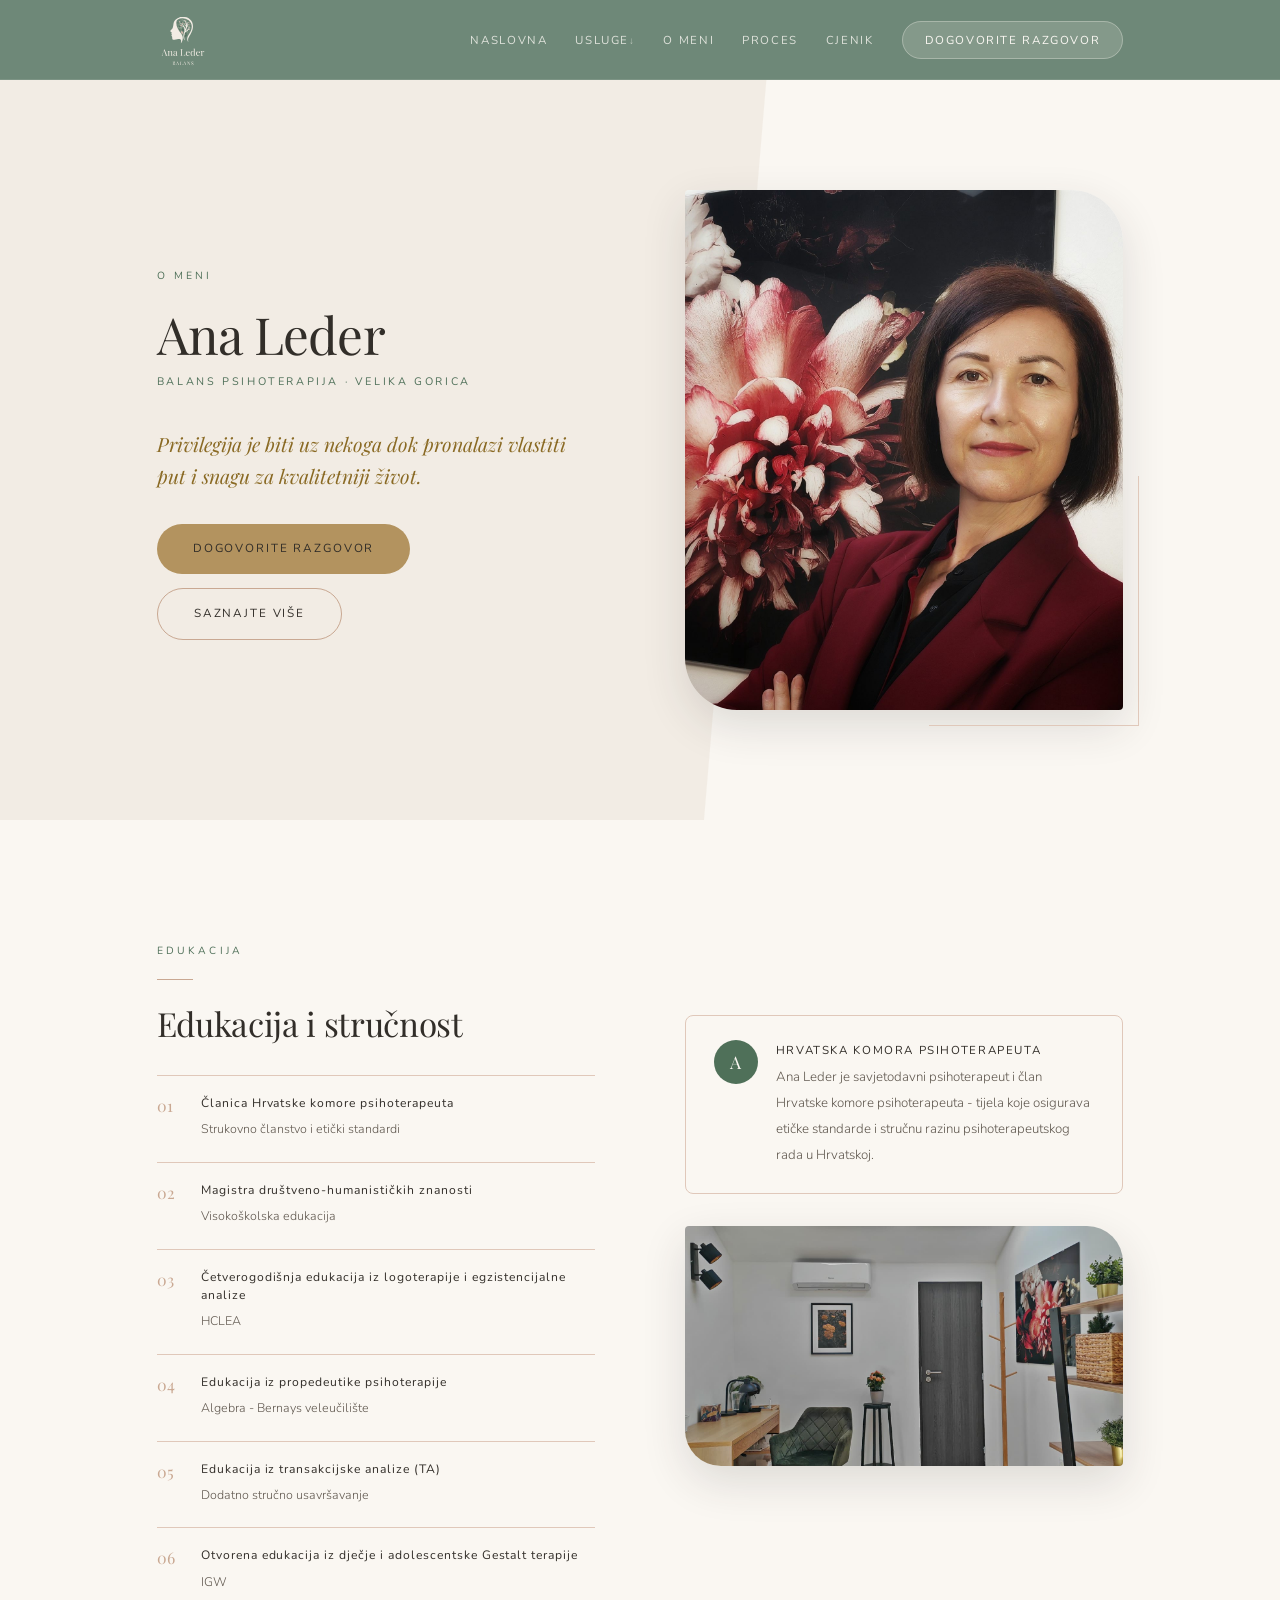
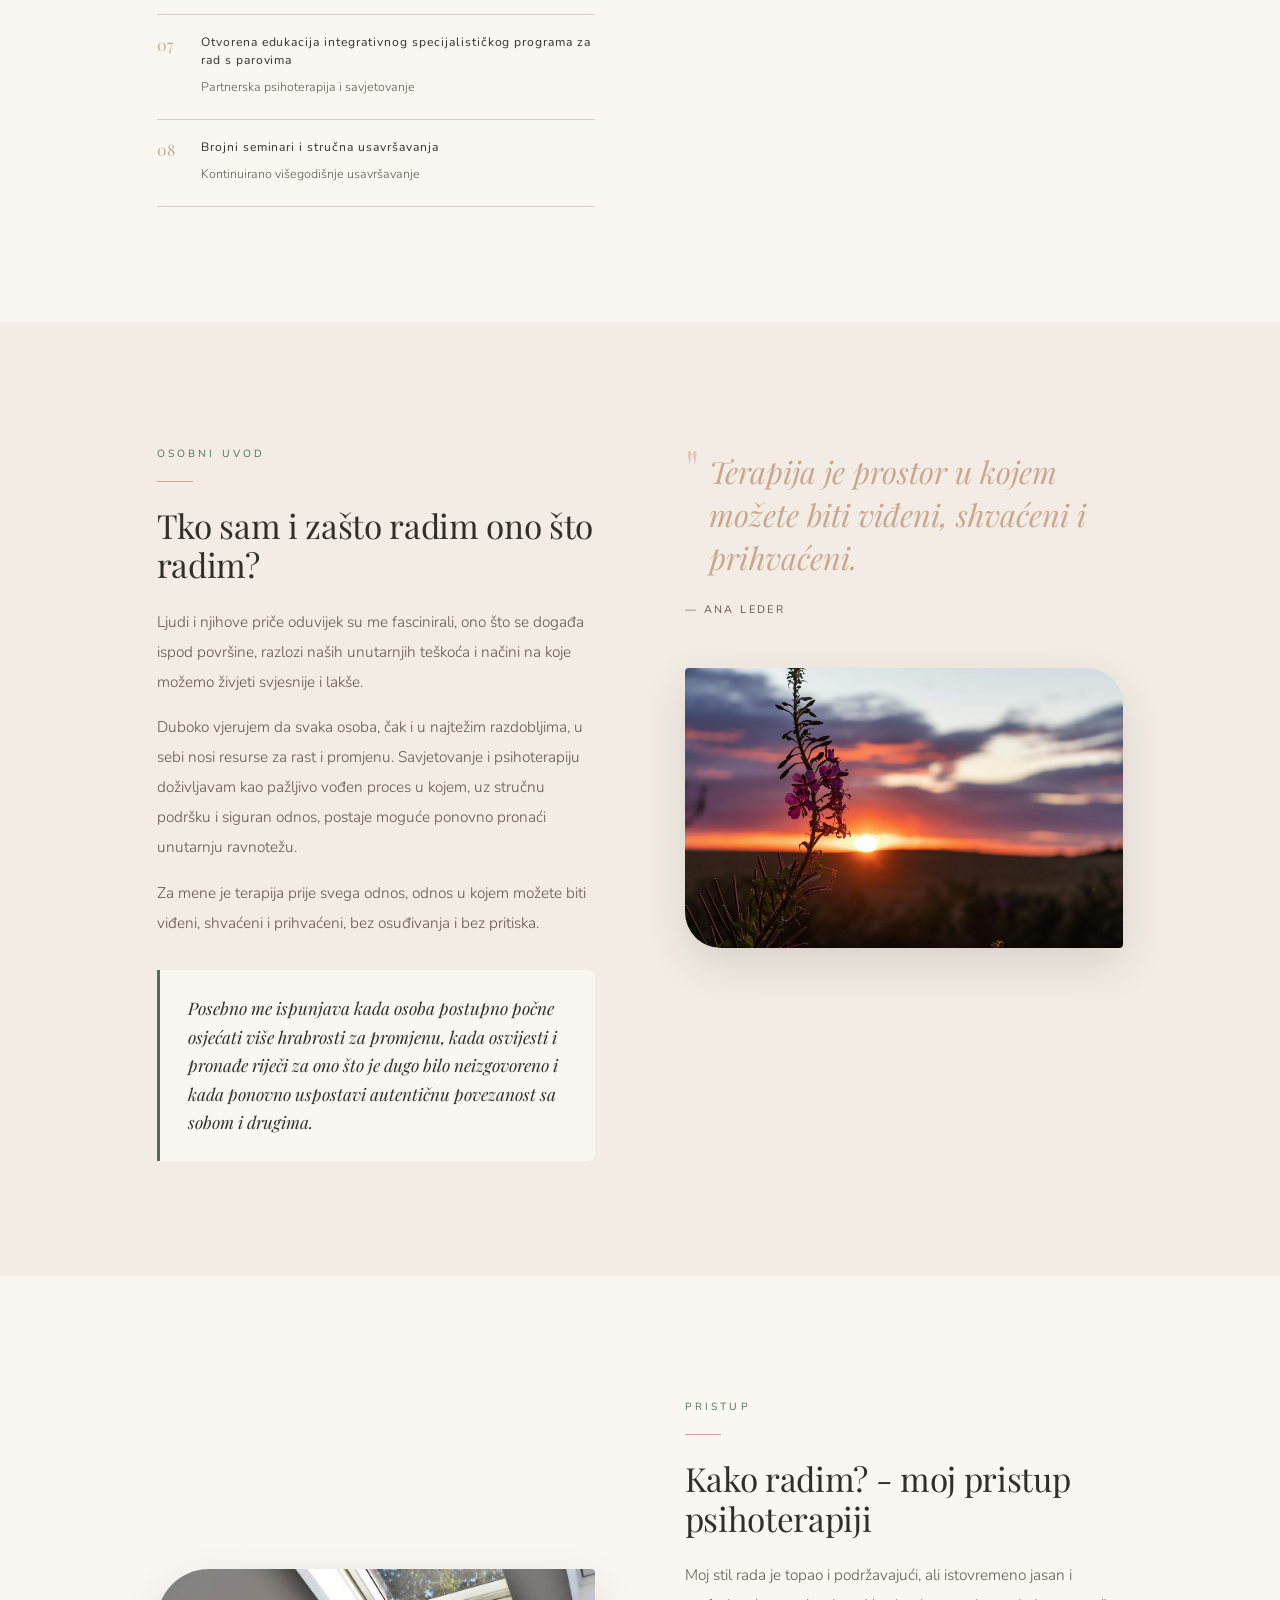
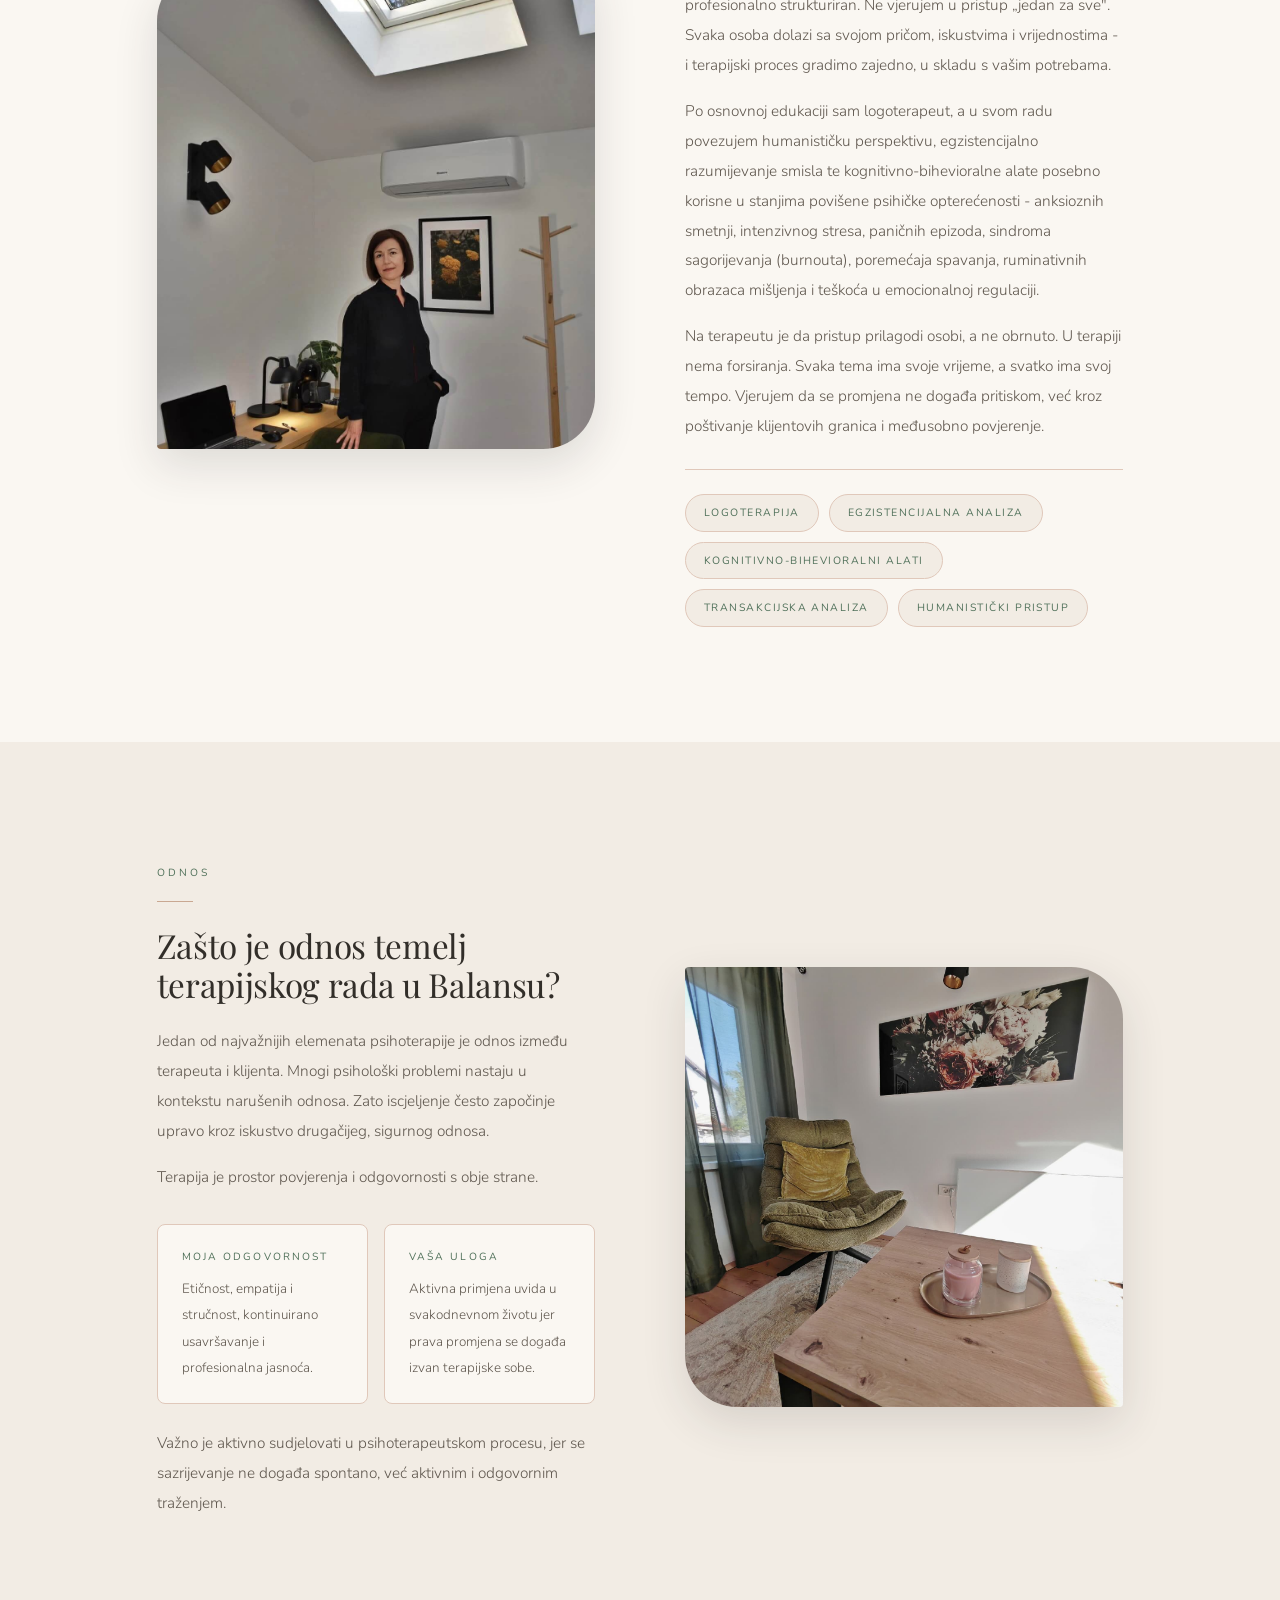
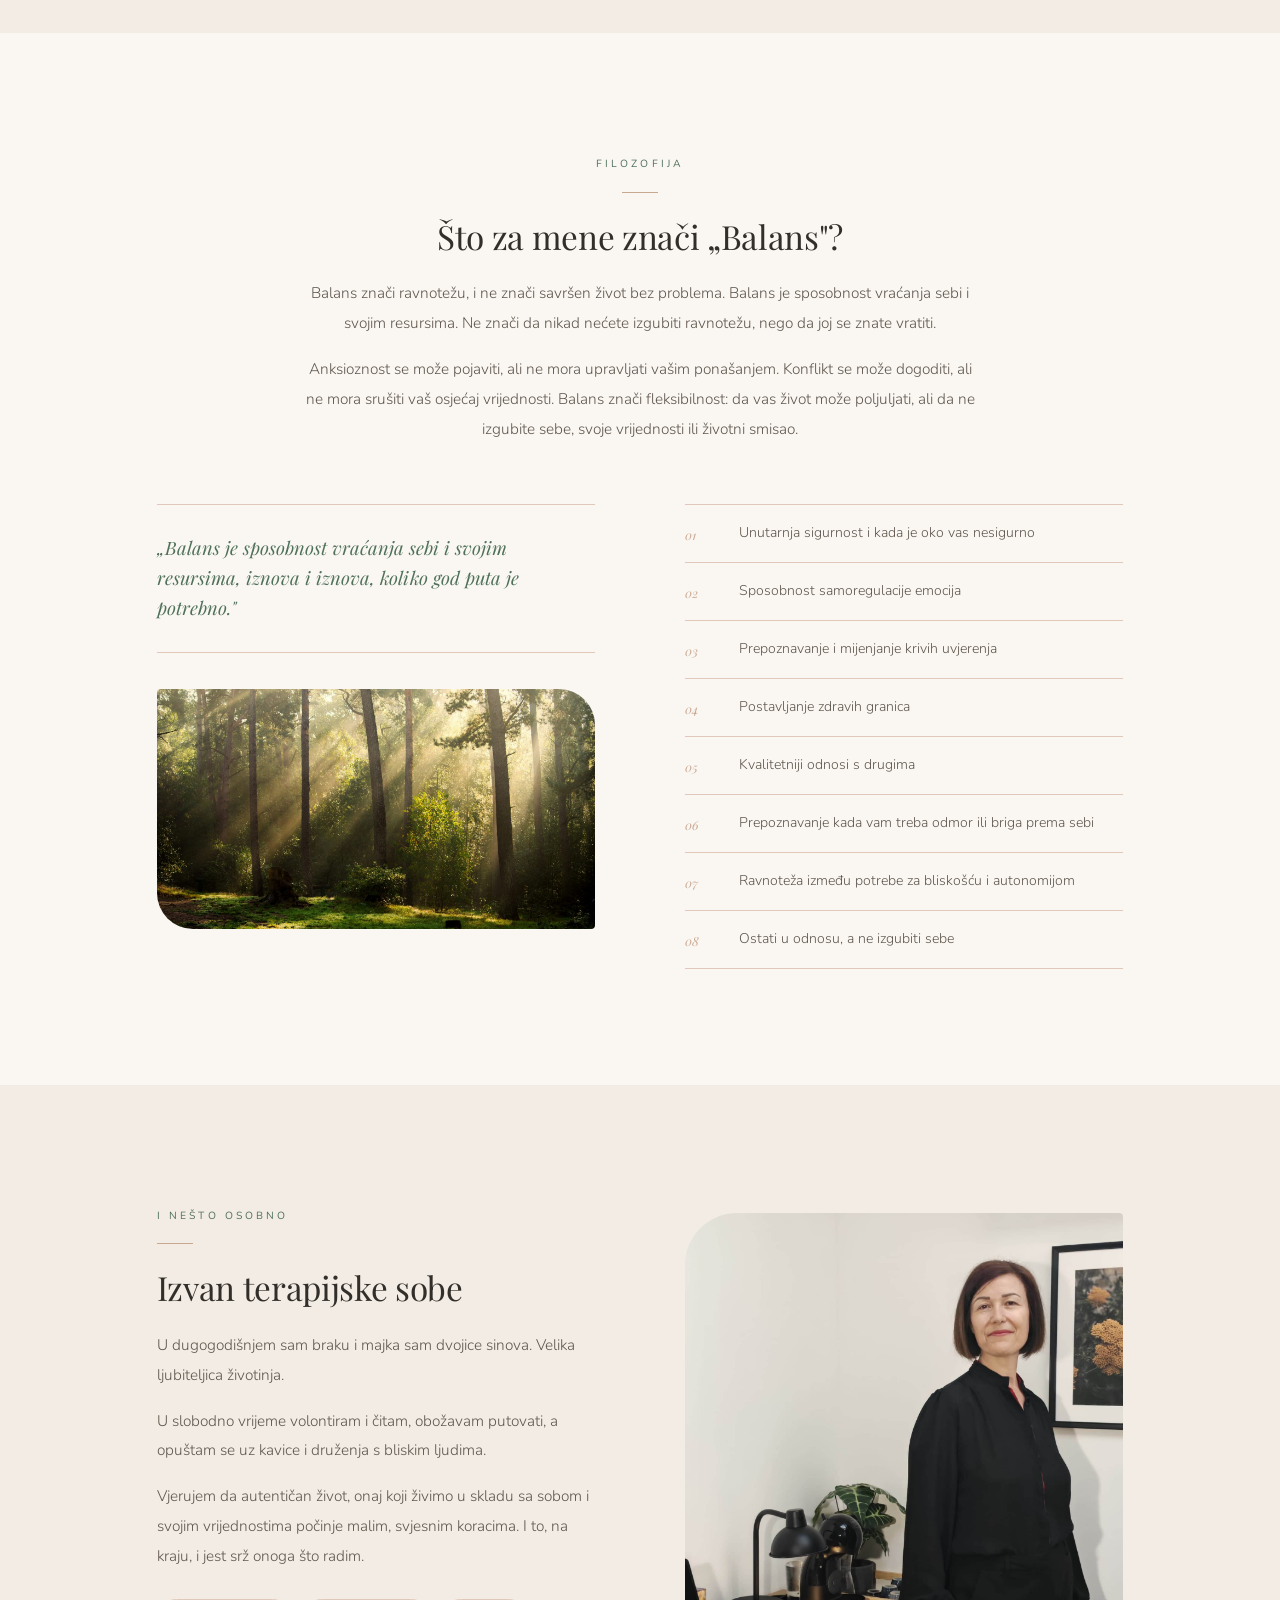
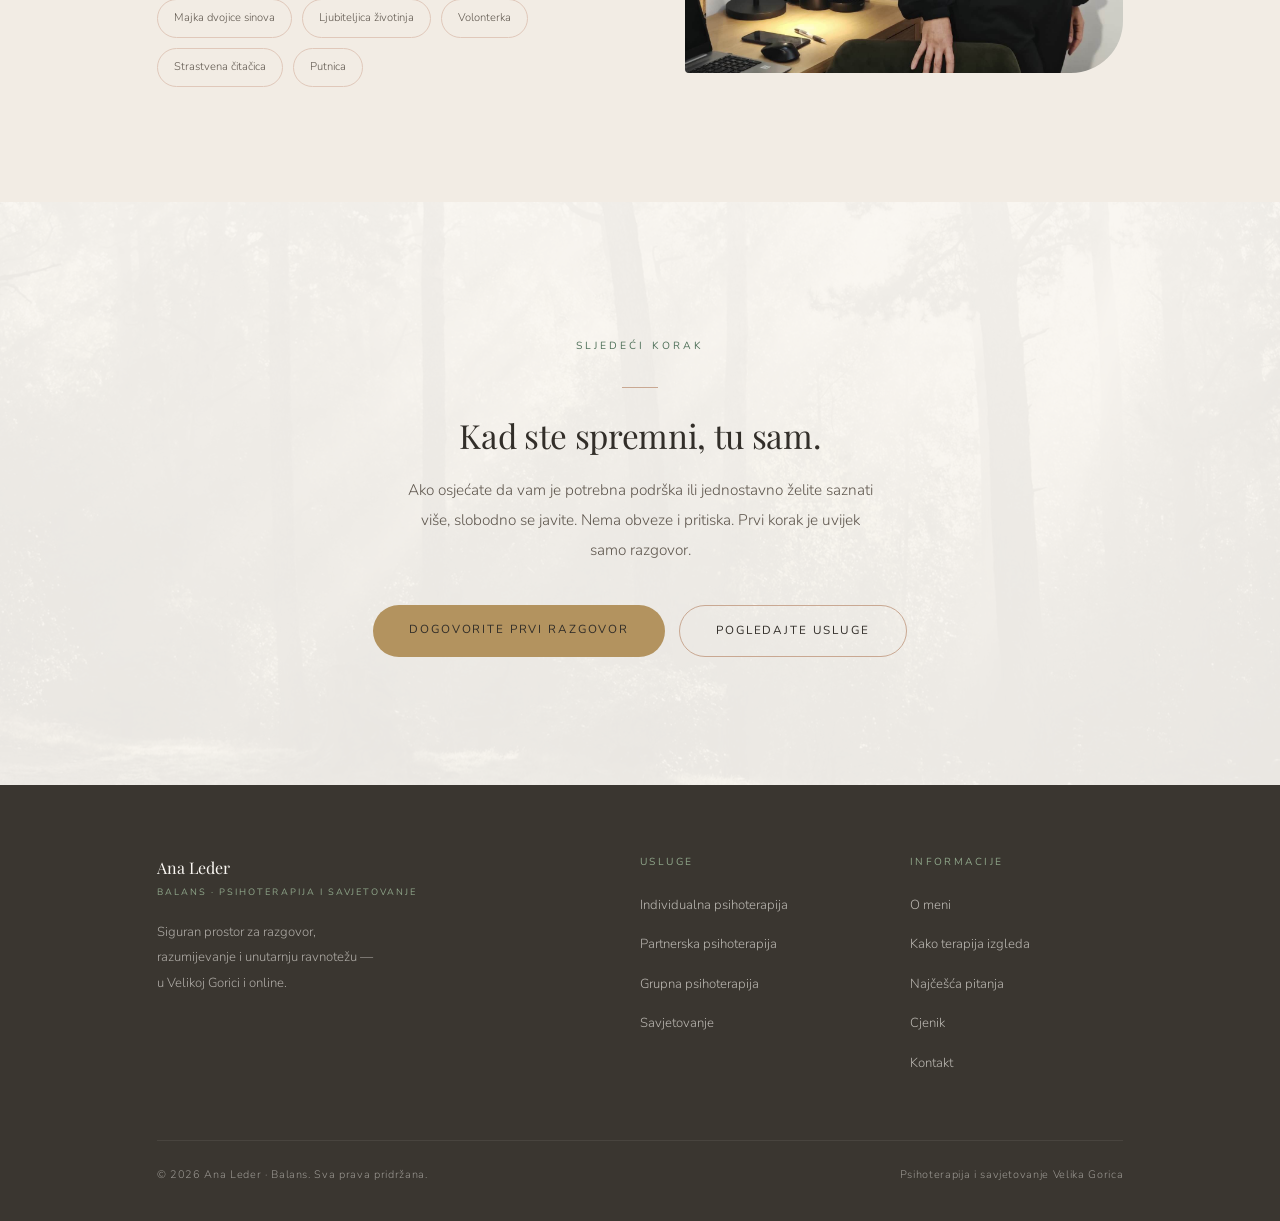
<file: o-meni.html>
<!DOCTYPE html>
<html lang="hr">
<head>
  <meta charset="UTF-8" />
  <meta name="viewport" content="width=device-width, initial-scale=1.0" />

  <!-- SEO -->
  <title>Ana Leder — Psihoterapeutkinja | Balans psihoterapija Velika Gorica</title>
  <meta name="description" content="Upoznajte Anu Leder, psihoterapeutkinju i savjetovateljicu u Velikoj Gorici. Logoterapija, integrativni pristup i siguran prostor za vaš osobni rast." />
  <meta name="robots" content="index, follow" />
  <link rel="canonical" href="https://psihoterapija-balans.hr/o-meni.html" />

  <!-- Open Graph -->
  <meta property="og:title" content="Ana Leder — Psihoterapeutkinja | Balans Velika Gorica" />
  <meta property="og:description" content="Logoterapija, integrativni pristup i siguran prostor za vaš osobni rast u Velikoj Gorici." />
  <meta property="og:type" content="website" />
  <meta property="og:url" content="https://psihoterapija-balans.hr/o-meni.html" />

  <!-- Fonts — self-hosted woff2 (bez vanjskih zahtjeva); preload kritičnih (latin) za brzi LCP -->
  <link rel="preload" as="font" type="font/woff2" href="fonts/playfair-latin.woff2" crossorigin />
  <link rel="preload" as="font" type="font/woff2" href="fonts/nunito-latin.woff2" crossorigin />

  <!-- Global CSS -->
  <link rel="stylesheet" href="css/style.css" />

  <!-- Favicon -->
  <link rel="icon" href="slike/PsihoterapijaBalanslogo.svg" type="image/svg+xml" />
  <meta name="theme-color" content="#6e8878" />

  <!-- Social / OG slika + Twitter -->
  <meta property="og:site_name" content="Balans — Ana Leder, psihoterapija i savjetovanje" />
  <meta property="og:locale" content="hr_HR" />
  <meta property="og:image" content="https://psihoterapija-balans.hr/slike/AnaLedersavjetovanje.jpg" />
  <meta property="og:image:alt" content="Ana Leder, psihoterapeutkinja — Balans, Velika Gorica" />
  <meta name="twitter:card" content="summary_large_image" />

  <!-- Lokalni SEO (geo) -->
  <meta name="author" content="Ana Leder" />
  <meta name="geo.region" content="HR" />
  <meta name="geo.placename" content="Velika Gorica" />
  <meta name="geo.position" content="45.7153;16.0753" />
  <meta name="ICBM" content="45.7153, 16.0753" />

  <style>

    /* ══════════════════════════════════════
       HERO — O meni
    ══════════════════════════════════════ */
    #hero-about {
      padding-top: var(--nav-h);
      background: var(--canvas);
      position: relative; overflow: hidden;
    }
    #hero-about::after {
      content: '';
      position: absolute; top: 0; right: 0;
      width: 45%; height: 100%;
      background: var(--cream);
      clip-path: polygon(12% 0, 100% 0, 100% 100%, 0% 100%);
      pointer-events: none;
    }
    .hero-about-inner {
      position: relative; z-index: 1;
      display: grid; grid-template-columns: 1fr 1fr;
      align-items: center;
      gap: clamp(44px, 7vw, 100px);
      padding: clamp(60px, 9vw, 110px) 0;
    }

    .hero-about-text { }
    .hero-about-text .label   { margin-bottom: 18px; }
    .hero-about-text h1       { margin-bottom: 8px; }
    .hero-about-text .h1-sub  {
      font-family: 'Nunito', sans-serif; font-size: .68rem; font-weight: 400;
      letter-spacing: .24em; text-transform: uppercase;
      color: var(--moss); margin-bottom: 36px; display: block;
    }
    .hero-about-text .lead {
      font-family: 'Playfair Display', serif; font-style: italic;
      font-size: clamp(.98rem, 1.6vw, 1.22rem);
      color: var(--gold); line-height: 1.65; max-width: 44ch;
      margin-bottom: 32px;
    }

    .hero-about-img {
      position: relative;
    }
    .hero-about-img img {
      width: 100%; height: clamp(300px, 42vw, 520px);
      object-fit: cover; object-position: center top;
      border-radius: 4px 52px 4px 52px;
      filter: saturate(.98);
      display: block;
    }
    .hero-about-img::after {
      content: ''; position: absolute; bottom: -16px; right: -16px;
      width: 48%; height: 48%;
      border-bottom: 1px solid var(--clay-l); border-right: 1px solid var(--clay-l);
    }

    @media (max-width: 860px) {
      #hero-about::after { display: none; }
      .hero-about-inner { grid-template-columns: 1fr; padding: 48px 0 40px; gap: 36px; }
      .hero-about-img img { height: clamp(260px, 65vw, 420px); }
      .hero-about-img::after { display: none; }
    }

    /* ══════════════════════════════════════
       SEKCIJA — OSOBNI UVOD
    ══════════════════════════════════════ */
    #intro { background: var(--canvas); }

    .intro-grid {
      display: grid; grid-template-columns: 1fr 1fr;
      gap: clamp(44px, 7vw, 100px); align-items: start;
    }
    .intro-text h2 { margin-bottom: 22px; }
    .intro-text p + p { margin-top: 16px; }
    .intro-highlight {
      margin-top: 32px; padding: 24px 28px;
      background: var(--cream);
      border-left: 3px solid var(--moss);
      border-radius: 0 8px 8px 0;
      font-family: 'Playfair Display', serif; font-style: italic;
      font-size: clamp(.95rem, 1.4vw, 1.08rem);
      color: var(--dark); line-height: 1.65;
    }

    /* Pull quote desno */
    .intro-quote-col { padding-top: 12px; }
    .big-quote {
      font-family: 'Playfair Display', serif; font-style: italic;
      font-size: clamp(1.3rem, 2.4vw, 2rem);
      color: var(--clay); line-height: 1.4;
      position: relative; padding-left: 24px;
    }
    .big-quote::before {
      content: '"';
      position: absolute; left: 0; top: -8px;
      font-size: 3rem; color: var(--clay-l);
      line-height: 1; font-style: normal;
    }
    .big-quote-attr {
      margin-top: 20px;
      font-family: 'Nunito', sans-serif; font-size: .68rem; font-weight: 400;
      letter-spacing: .22em; text-transform: uppercase; color: var(--muted);
    }

    .intro-img {
      margin-top: 48px;
    }
    .intro-img img {
      width: 100%; height: clamp(200px, 24vw, 280px);
      object-fit: cover;
      border-radius: 4px 36px 4px 36px;
      filter: saturate(.96);
    }

    @media (max-width: 860px) {
      .intro-grid { grid-template-columns: 1fr; gap: 40px; }
    }

    /* ══════════════════════════════════════
       SEKCIJA — STIL RADA
    ══════════════════════════════════════ */
    #approach { background: var(--cream); }

    .approach-grid {
      display: grid; grid-template-columns: 1fr 1fr;
      gap: clamp(44px, 7vw, 100px); align-items: center;
    }
    .approach-text h2 { margin-bottom: 22px; }
    .approach-text p + p { margin-top: 16px; }

    /* Metode tags */
    .method-tags {
      margin-top: 28px; padding-top: 24px;
      border-top: 1px solid var(--clay-l);
      display: flex; flex-wrap: wrap; gap: 10px;
    }
    .method-tag {
      font-family: 'Nunito', sans-serif; font-size: .66rem; font-weight: 400;
      letter-spacing: .14em; text-transform: uppercase;
      color: var(--moss); background: var(--canvas);
      border: 1px solid var(--clay-l);
      padding: 8px 18px; border-radius: 100px;
    }

    .approach-img img {
      width: 100%; height: clamp(300px, 40vw, 480px);
      object-fit: cover;
      border-radius: 52px 4px 52px 4px;
      filter: saturate(.96);
    }

    @media (max-width: 860px) {
      .approach-grid { grid-template-columns: 1fr; gap: 36px; }
    }

    /* ══════════════════════════════════════
       SEKCIJA — ODNOS TERAPEUTA I KLIJENTA
    ══════════════════════════════════════ */
    #relationship { background: var(--canvas); }

    .rel-grid {
      display: grid; grid-template-columns: 1fr 1fr;
      gap: clamp(44px, 7vw, 100px); align-items: center;
    }
    .rel-text h2 { margin-bottom: 22px; }
    .rel-text p + p { margin-top: 16px; }

    .rel-two-cols {
      margin-top: 32px;
      display: grid; grid-template-columns: 1fr 1fr; gap: 16px;
    }
    .rel-box {
      padding: 22px 24px;
      border: 1px solid var(--clay-l);
      border-radius: 8px;
      background: var(--cream);
    }
    .rel-box-title {
      font-family: 'Nunito', sans-serif; font-size: .65rem; font-weight: 400;
      letter-spacing: .2em; text-transform: uppercase;
      color: var(--moss); margin-bottom: 10px; display: block;
    }
    .rel-box p { font-size: .84rem; margin: 0; }

    .rel-img img {
      width: 100%; height: clamp(280px, 38vw, 440px);
      object-fit: cover;
      border-radius: 4px 52px 4px 52px;
      filter: saturate(.96);
    }

    @media (max-width: 860px) {
      .rel-grid { grid-template-columns: 1fr; gap: 36px; }
      .rel-two-cols { grid-template-columns: 1fr; }
    }

    /* ══════════════════════════════════════
       SEKCIJA — BALANS (filozofija)
    ══════════════════════════════════════ */
    #balans-section { background: var(--cream); }

    .balans-hero-text {
      max-width: 680px; margin: 0 auto; text-align: center;
      margin-bottom: 60px;
    }
    .balans-hero-text h2 { margin-bottom: 22px; }
    .balans-hero-text p + p { margin-top: 16px; }

    /* Grid s listom i slikom */
    .balans-body {
      display: grid; grid-template-columns: 1fr 1fr;
      gap: clamp(44px, 7vw, 100px); align-items: start;
    }
    .balans-quote {
      font-family: 'Playfair Display', serif; font-style: italic;
      font-size: clamp(.98rem, 1.5vw, 1.15rem);
      color: var(--moss); line-height: 1.65;
      padding: 28px 0;
      border-top: 1px solid var(--clay-l);
      border-bottom: 1px solid var(--clay-l);
      margin-bottom: 36px;
    }

    .balans-img img {
      width: 100%; height: clamp(200px, 26vw, 300px);
      object-fit: cover;
      border-radius: 4px 36px 4px 36px;
      filter: saturate(.96);
      margin-bottom: 28px;
    }

    @media (max-width: 860px) {
      .balans-body { grid-template-columns: 1fr; gap: 36px; }
      .balans-hero-text { text-align: left; }
    }

    /* Balans items — lijepo dizajnirani redovi umjesto bulleta */
    .balans-items { display: flex; flex-direction: column; }
    .balans-item {
      padding: 16px 0;
      border-bottom: 1px solid var(--clay-l);
      display: grid; grid-template-columns: 40px 1fr; gap: 14px; align-items: start;
    }
    .balans-item:first-child { border-top: 1px solid var(--clay-l); }
    .balans-item-num {
      font-family: 'Playfair Display', serif; font-size: .78rem;
      color: var(--clay); font-style: italic; padding-top: 2px;
    }
    .balans-item-text {
      font-size: .88rem; color: var(--muted); font-weight: 300; line-height: 1.7;
    }

    /* ══════════════════════════════════════
       SEKCIJA — EDUKACIJA
    ══════════════════════════════════════ */
    #education { background: var(--cream); }

    .edu-grid {
      display: grid; grid-template-columns: 1fr 1fr;
      gap: clamp(44px, 7vw, 100px); align-items: start;
    }
    .edu-text h2 { margin-bottom: 32px; }

    .edu-list { list-style: none; }
    .edu-item {
      display: grid; grid-template-columns: 28px 1fr; gap: 16px;
      align-items: start; padding: 18px 0;
      border-bottom: 1px solid var(--clay-l);
    }
    .edu-item:first-child { border-top: 1px solid var(--clay-l); }
    .edu-num {
      font-family: 'Playfair Display', serif; font-size: 1rem;
      color: var(--clay); line-height: 1.2; padding-top: 2px;
    }
    .edu-item-text { }
    .edu-item-title {
      font-family: 'Nunito', sans-serif; font-size: .76rem; font-weight: 400;
      letter-spacing: .08em; color: var(--dark); line-height: 1.5;
      display: block; margin-bottom: 2px;
    }
    .edu-item-sub {
      font-size: .78rem; color: var(--muted); font-weight: 300;
    }

    /* Desno — membership badge + slika, poravnato sa sredinom lijevog stupca */
    .edu-right { padding-top: clamp(52px, 7vw, 80px); }
    .membership-badge {
      padding: 24px 28px;
      background: var(--cream);
      border: 1px solid var(--clay-l);
      border-radius: 8px;
      display: flex; align-items: flex-start; gap: 18px;
      margin-bottom: 32px;
    }
    .badge-icon {
      width: 44px; height: 44px; border-radius: 50%;
      background: var(--moss); flex-shrink: 0;
      display: flex; align-items: center; justify-content: center;
      font-family: 'Playfair Display', serif; font-size: 1.1rem; color: var(--cream);
    }
    .badge-text { }
    .badge-text strong {
      font-family: 'Nunito', sans-serif; font-size: .72rem; font-weight: 400;
      letter-spacing: .14em; text-transform: uppercase; color: var(--dark);
      display: block; margin-bottom: 4px;
    }
    .badge-text p { font-size: .83rem; margin: 0; }

    .edu-img img {
      width: 100%; height: clamp(180px, 22vw, 240px);
      object-fit: cover;
      border-radius: 4px 36px 4px 36px;
      filter: saturate(.96);
    }

    @media (max-width: 860px) {
      .edu-grid { grid-template-columns: 1fr; gap: 40px; }
    }

    /* ══════════════════════════════════════
       SEKCIJA — OSOBNO
    ══════════════════════════════════════ */
    #personal { background: var(--canvas); }

    .personal-grid {
      display: grid; grid-template-columns: 1fr 1fr;
      gap: clamp(44px, 7vw, 100px); align-items: center;
    }
    .personal-text h2 { margin-bottom: 22px; }
    .personal-text p + p { margin-top: 16px; }

    .personal-facts {
      margin-top: 28px;
      display: flex; flex-wrap: wrap; gap: 10px;
    }
    .fact-tag {
      font-family: 'Nunito', sans-serif; font-size: .7rem; font-weight: 300;
      color: var(--muted); background: var(--canvas);
      border: 1px solid var(--clay-l);
      padding: 8px 16px; border-radius: 100px;
    }

    .personal-img img {
      width: 100%; height: clamp(300px, 40vw, 460px);
      object-fit: cover;
      border-radius: 4px 52px 4px 52px;
      filter: saturate(.96);
    }

    @media (max-width: 860px) {
      .personal-grid { grid-template-columns: 1fr; gap: 36px; }
    }

    /* ══════════════════════════════════════
       ZAVRŠNI CTA
    ══════════════════════════════════════ */
    #cta-final {
      padding: clamp(80px, 10vw, 140px) 0;
      background: var(--cream); position: relative; overflow: hidden;
    }
    #cta-final::before {
      content: ''; position: absolute; inset: 0;
      background: url('slike/PsihoterapijaBalansnature.jpg') center/cover no-repeat;
      opacity: .06; filter: saturate(.2);
    }
    .cta-box {
      position: relative; z-index: 1;
      max-width: 600px; margin: 0 auto; text-align: center;
    }
    .cta-box h2 { margin-bottom: 20px; }
    .cta-box p  { max-width: 52ch; margin: 0 auto; }
    .cta-btns {
      margin-top: 40px;
      display: flex; gap: 14px; justify-content: center; flex-wrap: wrap;
    }

  </style>
</head>

<body>

<!-- ═══════════════════════════ HEADER ═══════════════════════════ -->
<nav id="site-nav">
  <div class="wrap nav-i">
    <a href="index.html" class="nav-logo" aria-label="Balans Ana Leder — povratak na naslovnicu">
      <img src="slike/PsihoterapijaBalanslogo.svg" alt="Balans — Ana Leder, psihoterapija i savjetovanje" width="52" height="52" />
    </a>
    <button class="nav-burger" id="burger" aria-label="Otvori izbornik" aria-expanded="false">
      <span></span><span></span><span></span>
    </button>
    <ul class="nav-links" id="nav-links" role="list">
      <li><a href="index.html">Naslovna</a></li>
      <li class="has-dropdown">
        <a href="#" aria-haspopup="true">Usluge</a>
        <ul class="dropdown" role="list">
          <li><a href="individualna-psihoterapija.html">Individualna psihoterapija</a></li>
          <li><a href="partnerska-psihoterapija.html">Partnerska psihoterapija</a></li>
          <li><a href="grupna-psihoterapija.html">Grupna psihoterapija</a></li>
          <li><a href="savjetovanje.html">Savjetovanje</a></li>
        </ul>
      </li>
      <li><a href="o-meni.html">O meni</a></li>
      <li><a href="proces-pitanja.html">Proces</a></li>
      <li><a href="cjenik.html">Cjenik</a></li>
      <li><a href="kontakt.html" class="ncta">Dogovorite razgovor</a></li>
    </ul>
  </div>
</nav>
<!-- /HEADER -->


<main>

  <!-- ══════════════════════════════════════════════════════════
       HERO — O MENI
  ══════════════════════════════════════════════════════════ -->
  <section id="hero-about" aria-label="Ana Leder, psihoterapeutkinja">
    <div class="wrap">
      <div class="hero-about-inner">

        <div class="hero-about-text rv">
          <span class="label">O meni</span>
          <h1>Ana Leder</h1>
          <span class="h1-sub">Balans psihoterapija · Velika Gorica</span>

          <p class="lead">Privilegija je biti uz nekoga dok pronalazi vlastiti put i snagu za kvalitetniji život.</p>

          <div style="display:flex; gap:14px; flex-wrap:wrap;">
            <a href="kontakt.html" class="btn btn-dark">Dogovorite razgovor</a>
            <a href="#intro" class="btn btn-ghost">Saznajte više</a>
          </div>
        </div>

        <div class="hero-about-img rv">
          <!--
            OVDJE IDE ANINA FOTOGRAFIJA — obavezno!
            <img src="slike/ana-leder-portret.jpg" alt="Ana Leder, psihoterapeutkinja u Velikoj Gorici" width="700" height="680" loading="eager" />
          -->
          <img
            src="slike/AnaLedersavjetovanje.jpg"
            alt="Ana Leder, psihoterapeutkinja u Velikoj Gorici"
            width="700" height="680" loading="eager" fetchpriority="high" decoding="async"
          />
        </div>

      </div>
    </div>
  </section>


  <!-- ══════════════════════════════════════════════════════════
       SEKCIJA — EDUKACIJA I STRUČNOST  (premješteno odmah ispod hero)
  ══════════════════════════════════════════════════════════ -->
  <section id="education" class="section" aria-label="Edukacija i stručnost — Ana Leder">
    <div class="wrap">
      <div class="edu-grid">

        <div class="edu-text rv">
          <span class="label">Edukacija</span>
          <div class="rule" style="margin-top:14px;"></div>
          <h2>Edukacija i stručnost</h2>

          <ul class="edu-list">
            <li class="edu-item">
              <span class="edu-num">01</span>
              <div class="edu-item-text">
                <span class="edu-item-title">Članica Hrvatske komore psihoterapeuta</span>
                <span class="edu-item-sub">Strukovno članstvo i etički standardi</span>
              </div>
            </li>
            <li class="edu-item">
              <span class="edu-num">02</span>
              <div class="edu-item-text">
                <span class="edu-item-title">Magistra društveno-humanističkih znanosti</span>
                <span class="edu-item-sub">Visokoškolska edukacija</span>
              </div>
            </li>
            <li class="edu-item">
              <span class="edu-num">03</span>
              <div class="edu-item-text">
                <span class="edu-item-title">Četverogodišnja edukacija iz logoterapije i egzistencijalne analize</span>
                <span class="edu-item-sub">HCLEA</span>
              </div>
            </li>
            <li class="edu-item">
              <span class="edu-num">04</span>
              <div class="edu-item-text">
                <span class="edu-item-title">Edukacija iz propedeutike psihoterapije</span>
                <span class="edu-item-sub">Algebra - Bernays veleučilište</span>
              </div>
            </li>
            <li class="edu-item">
              <span class="edu-num">05</span>
              <div class="edu-item-text">
                <span class="edu-item-title">Edukacija iz transakcijske analize (TA)</span>
                <span class="edu-item-sub">Dodatno stručno usavršavanje</span>
              </div>
            </li>
            <li class="edu-item">
              <span class="edu-num">06</span>
              <div class="edu-item-text">
                <span class="edu-item-title">Otvorena edukacija iz dječje i adolescentske Gestalt terapije</span>
                <span class="edu-item-sub">IGW</span>
              </div>
            </li>
            <li class="edu-item">
              <span class="edu-num">07</span>
              <div class="edu-item-text">
                <span class="edu-item-title">Otvorena edukacija integrativnog specijalističkog programa za rad s parovima</span>
                <span class="edu-item-sub">Partnerska psihoterapija i savjetovanje</span>
              </div>
            </li>
            <li class="edu-item">
              <span class="edu-num">08</span>
              <div class="edu-item-text">
                <span class="edu-item-title">Brojni seminari i stručna usavršavanja</span>
                <span class="edu-item-sub">Kontinuirano višegodišnje usavršavanje</span>
              </div>
            </li>
          </ul>
        </div>

        <div class="edu-right rv">
          <div class="membership-badge">
            <div class="badge-icon">A</div>
            <div class="badge-text">
              <strong>Hrvatska komora psihoterapeuta</strong>
              <p>Ana Leder je savjetodavni psihoterapeut i član Hrvatske komore psihoterapeuta - tijela koje osigurava etičke standarde i stručnu razinu psihoterapeutskog rada u Hrvatskoj.</p>
            </div>
          </div>
          <div class="edu-img">
            <img
              src="slike/PsihoterapijaBalansVelikaGoricaprostor.jpeg"
              alt="Terapijski prostor Balans u Velikoj Gorici"
              width="600" height="220" loading="lazy"
            />
          </div>
        </div>

      </div>
    </div>
  </section>


  <!-- ══════════════════════════════════════════════════════════
       SEKCIJA — OSOBNI UVOD
  ══════════════════════════════════════════════════════════ -->
  <section id="intro" class="section" aria-label="Tko sam i zašto radim ono što radim">
    <div class="wrap">
      <div class="intro-grid">

        <div class="intro-text rv">
          <span class="label">Osobni uvod</span>
          <div class="rule" style="margin-top:14px;"></div>
          <h2>Tko sam i zašto radim ono što radim?</h2>
          <p>Ljudi i njihove priče oduvijek su me fascinirali, ono što se događa ispod površine, razlozi naših unutarnjih teškoća i načini na koje možemo živjeti svjesnije i lakše.</p>
          <p>Duboko vjerujem da svaka osoba, čak i u najtežim razdobljima, u sebi nosi resurse za rast i promjenu. Savjetovanje i psihoterapiju doživljavam kao pažljivo vođen proces u kojem, uz stručnu podršku i siguran odnos, postaje moguće ponovno pronaći unutarnju ravnotežu.</p>
          <p>Za mene je terapija prije svega odnos, odnos u kojem možete biti viđeni, shvaćeni i prihvaćeni, bez osuđivanja i bez pritiska.</p>
          <div class="intro-highlight">
            Posebno me ispunjava kada osoba postupno počne osjećati više hrabrosti za promjenu, kada osvijesti i pronađe riječi za ono što je dugo bilo neizgovoreno i kada ponovno uspostavi autentičnu povezanost sa sobom i drugima.
          </div>
        </div>

        <div class="intro-quote-col rv">
          <p class="big-quote">Terapija je prostor u kojem možete biti viđeni, shvaćeni i prihvaćeni.</p>
          <p class="big-quote-attr">— Ana Leder</p>
          <div class="intro-img">
            <!--
              PLACEHOLDER:
              <img src="slike/o-meni-uvod.jpg" alt="Topao i siguran terapijski prostor" width="600" height="240" loading="lazy" />
            -->
            <img
              src="slike/cvijece.jpg"
              alt="Topao, siguran terapijski prostor"
              width="600" height="240" loading="lazy"
            />
          </div>
        </div>

      </div>
    </div>
  </section>


  <!-- ══════════════════════════════════════════════════════════
       SEKCIJA — STIL RADA
  ══════════════════════════════════════════════════════════ -->
  <section id="approach" class="section" aria-label="Moj pristup psihoterapiji">
    <div class="wrap">
      <div class="approach-grid">

        <div class="approach-img rv">
          <!--
            PLACEHOLDER:
            <img src="slike/o-meni-pristup.jpg" alt="Pristup terapiji — topao i profesionalan" width="600" height="480" loading="lazy" />
          -->
          <img
            src="slike/AnaLederkuci.jpeg"
            alt="Pažljiv i profesionalan pristup terapiji"
            width="600" height="480" loading="lazy" decoding="async"
          />
        </div>

        <div class="approach-text rv">
          <span class="label">Pristup</span>
          <div class="rule" style="margin-top:14px;"></div>
          <h2>Kako radim? - moj pristup psihoterapiji</h2>
          <p>Moj stil rada je topao i podržavajući, ali istovremeno jasan i profesionalno strukturiran. Ne vjerujem u pristup „jedan za sve". Svaka osoba dolazi sa svojom pričom, iskustvima i vrijednostima - i terapijski proces gradimo zajedno, u skladu s vašim potrebama.</p>
          <p>Po osnovnoj edukaciji sam logoterapeut, a u svom radu povezujem humanističku perspektivu, egzistencijalno razumijevanje smisla te kognitivno-bihevioralne alate posebno korisne u stanjima povišene psihičke opterećenosti - anksioznih smetnji, intenzivnog stresa, paničnih epizoda, sindroma sagorijevanja (burnouta), poremećaja spavanja, ruminativnih obrazaca mišljenja i teškoća u emocionalnoj regulaciji.</p>
          <p>Na terapeutu je da pristup prilagodi osobi, a ne obrnuto. U terapiji nema forsiranja. Svaka tema ima svoje vrijeme, a svatko ima svoj tempo. Vjerujem da se promjena ne događa pritiskom, već kroz poštivanje klijentovih granica i međusobno povjerenje.</p>
          <div class="method-tags">
            <span class="method-tag">Logoterapija</span>
            <span class="method-tag">Egzistencijalna analiza</span>
            <span class="method-tag">Kognitivno-bihevioralni alati</span>
            <span class="method-tag">Transakcijska analiza</span>
            <span class="method-tag">Humanistički pristup</span>
          </div>
        </div>

      </div>
    </div>
  </section>


  <!-- ══════════════════════════════════════════════════════════
       SEKCIJA — ODNOS TERAPEUTA I KLIJENTA
  ══════════════════════════════════════════════════════════ -->
  <section id="relationship" class="section" aria-label="Zašto je odnos temelj terapijskog rada">
    <div class="wrap">
      <div class="rel-grid">

        <div class="rel-text rv">
          <span class="label">Odnos</span>
          <div class="rule" style="margin-top:14px;"></div>
          <h2>Zašto je odnos temelj terapijskog rada u Balansu?</h2>
          <p>Jedan od najvažnijih elemenata psihoterapije je odnos između terapeuta i klijenta. Mnogi psihološki problemi nastaju u kontekstu narušenih odnosa. Zato iscjeljenje često započinje upravo kroz iskustvo drugačijeg, sigurnog odnosa.</p>
          <p>Terapija je prostor povjerenja i odgovornosti s obje strane.</p>
          <div class="rel-two-cols">
            <div class="rel-box">
              <span class="rel-box-title">Moja odgovornost</span>
              <p>Etičnost, empatija i stručnost, kontinuirano usavršavanje i profesionalna jasnoća.</p>
            </div>
            <div class="rel-box">
              <span class="rel-box-title">Vaša uloga</span>
              <p>Aktivna primjena uvida u svakodnevnom životu jer prava promjena se događa izvan terapijske sobe.</p>
            </div>
          </div>
          <p style="margin-top:24px;">Važno je aktivno sudjelovati u psihoterapeutskom procesu, jer se sazrijevanje ne događa spontano, već aktivnim i odgovornim traženjem.</p>
        </div>

        <div class="rel-img rv">
          <!--
            PLACEHOLDER:
            <img src="slike/o-meni-odnos.jpg" alt="Siguran terapijski odnos" width="600" height="440" loading="lazy" />
          -->
          <img
            src="slike/psihoterapijavelikagoricafotelja.jpeg"
            alt="Siguran, povjerljiv terapijski odnos"
            decoding="async"
            width="600" height="440" loading="lazy"
          />
        </div>

      </div>
    </div>
  </section>


  <!-- ══════════════════════════════════════════════════════════
       SEKCIJA — ŠTO ZNAČI BALANS (za mene)
  ══════════════════════════════════════════════════════════ -->
  <section id="balans-section" class="section" aria-label="Što za mene znači Balans">
    <div class="wrap">

      <div class="balans-hero-text rv">
        <span class="label">Filozofija</span>
        <div class="rule center" style="margin-top:14px;"></div>
        <h2>Što za mene znači „Balans"?</h2>
        <p>Balans znači ravnotežu, i ne znači savršen život bez problema. Balans je sposobnost vraćanja sebi i svojim resursima. Ne znači da nikad nećete izgubiti ravnotežu, nego da joj se znate vratiti.</p>
        <p>Anksioznost se može pojaviti, ali ne mora upravljati vašim ponašanjem. Konflikt se može dogoditi, ali ne mora srušiti vaš osjećaj vrijednosti. Balans znači fleksibilnost: da vas život može poljuljati, ali da ne izgubite sebe, svoje vrijednosti ili životni smisao.</p>
      </div>

      <div class="balans-body">
        <div class="rv">
          <div class="balans-quote">
            „Balans je sposobnost vraćanja sebi i svojim resursima, iznova i iznova, koliko god puta je potrebno."
          </div>
          <!--
            PLACEHOLDER:
            <img class... src="slike/balans-filozofija.jpg" ... />
          -->
          <img
            src="slike/PsihoterapijaBalansnature.jpg"
            alt="Unutarnja ravnoteža i stabilnost"
            width="600" height="240" loading="lazy"
            style="width:100%; height:clamp(180px,22vw,240px); object-fit:cover; border-radius:4px 36px 4px 36px; filter:saturate(.96);"
          />
        </div>

        <div class="rv">
          <div class="balans-items">
            <div class="balans-item">
              <span class="balans-item-num">01</span>
              <span class="balans-item-text">Unutarnja sigurnost i kada je oko vas nesigurno</span>
            </div>
            <div class="balans-item">
              <span class="balans-item-num">02</span>
              <span class="balans-item-text">Sposobnost samoregulacije emocija</span>
            </div>
            <div class="balans-item">
              <span class="balans-item-num">03</span>
              <span class="balans-item-text">Prepoznavanje i mijenjanje krivih uvjerenja</span>
            </div>
            <div class="balans-item">
              <span class="balans-item-num">04</span>
              <span class="balans-item-text">Postavljanje zdravih granica</span>
            </div>
            <div class="balans-item">
              <span class="balans-item-num">05</span>
              <span class="balans-item-text">Kvalitetniji odnosi s drugima</span>
            </div>
            <div class="balans-item">
              <span class="balans-item-num">06</span>
              <span class="balans-item-text">Prepoznavanje kada vam treba odmor ili briga prema sebi</span>
            </div>
            <div class="balans-item">
              <span class="balans-item-num">07</span>
              <span class="balans-item-text">Ravnoteža između potrebe za bliskošću i autonomijom</span>
            </div>
            <div class="balans-item">
              <span class="balans-item-num">08</span>
              <span class="balans-item-text">Ostati u odnosu, a ne izgubiti sebe</span>
            </div>
          </div>
        </div>
      </div>

    </div>
  </section>


  <!-- ══════════════════════════════════════════════════════════
       SEKCIJA — NEŠTO OSOBNO
  ══════════════════════════════════════════════════════════ -->
  <section id="personal" class="section" aria-label="Nešto osobno o Ani Leder">
    <div class="wrap">
      <div class="personal-grid">

        <div class="personal-text rv">
          <span class="label">I nešto osobno</span>
          <div class="rule" style="margin-top:14px;"></div>
          <h2>Izvan terapijske sobe</h2>
          <p>U dugogodišnjem sam braku i majka sam dvojice sinova. Velika ljubiteljica životinja.</p>
          <p>U slobodno vrijeme volontiram i čitam, obožavam putovati, a opuštam se uz kavice i druženja s bliskim ljudima.</p>
          <p>Vjerujem da autentičan život, onaj koji živimo u skladu sa sobom i svojim vrijednostima počinje malim, svjesnim koracima. I to, na kraju, i jest srž onoga što radim.</p>
          <div class="personal-facts">
            <span class="fact-tag">Majka dvojice sinova</span>
            <span class="fact-tag">Ljubiteljica životinja</span>
            <span class="fact-tag">Volonterka</span>
            <span class="fact-tag">Strastvena čitačica</span>
            <span class="fact-tag">Putnica</span>
          </div>
        </div>

        <div class="rv">
          <!--
            PLACEHOLDER — opuštena, osobna fotografija Ane:
            <img src="slike/ana-osobno.jpg" alt="Ana Leder — izvan terapijske sobe" width="600" height="460" loading="lazy" />
          -->
          <img
            src="slike/AnaLeder.jpeg"
            alt="Ana Leder — izvan terapijske sobe"
            width="600" height="460" loading="lazy"
            style="width:100%; height:clamp(300px,40vw,460px); object-fit:cover; object-position:center top; border-radius:52px 4px 52px 4px; filter:saturate(.96);"
          />
        </div>

      </div>
    </div>
  </section>


  <!-- ══════════════════════════════════════════════════════════
       ZAVRŠNI CTA
  ══════════════════════════════════════════════════════════ -->
  <section id="cta-final" aria-label="Dogovorite prvi razgovor s Anom Leder">
    <div class="wrap">
      <div class="cta-box rv">
        <span class="label">Sljedeći korak</span>
        <div class="rule center" style="margin-top:14px;"></div>
        <h2>Kad ste spremni, tu sam.</h2>
        <p>Ako osjećate da vam je potrebna podrška ili jednostavno želite saznati više, slobodno se javite. Nema obveze i pritiska. Prvi korak je uvijek samo razgovor.</p>
        <div class="cta-btns">
          <a href="kontakt.html" class="btn btn-dark">Dogovorite prvi razgovor</a>
          <a href="individualna-psihoterapija.html" class="btn btn-ghost">Pogledajte usluge</a>
        </div>
      </div>
    </div>
  </section>

</main>


<!-- ═══════════════════════════ FOOTER ═══════════════════════════ -->
<footer>
  <div class="wrap">
    <div class="ft-grid">
      <div class="ft-brand">
        <div class="ft-logo">
          Ana Leder
          <small>Balans · Psihoterapija i savjetovanje</small>
        </div>
        <p>Siguran prostor za razgovor, razumijevanje i unutarnju ravnotežu — u Velikoj Gorici i online.</p>
      </div>
      <div class="ft-col">
        <h5>Usluge</h5>
        <ul>
          <li><a href="individualna-psihoterapija.html">Individualna psihoterapija</a></li>
          <li><a href="partnerska-psihoterapija.html">Partnerska psihoterapija</a></li>
          <li><a href="grupna-psihoterapija.html">Grupna psihoterapija</a></li>
          <li><a href="savjetovanje.html">Savjetovanje</a></li>
        </ul>
      </div>
      <div class="ft-col">
        <h5>Informacije</h5>
        <ul>
          <li><a href="o-meni.html">O meni</a></li>
          <li><a href="proces-pitanja.html">Kako terapija izgleda</a></li>
          <li><a href="proces-pitanja.html#faq">Najčešća pitanja</a></li>
          <li><a href="cjenik.html">Cjenik</a></li>
          <li><a href="kontakt.html">Kontakt</a></li>
        </ul>
      </div>
    </div>
    <div class="ft-bottom">
      <span>© 2026 Ana Leder · Balans. Sva prava pridržana.</span>
      <span>Psihoterapija i savjetovanje Velika Gorica</span>
    </div>
  </div>
</footer>


<!-- ═══════════════════════════ JAVASCRIPT ═══════════════════════ -->
<script>
  const burger   = document.getElementById('burger');
  const navLinks = document.getElementById('nav-links');

  burger.addEventListener('click', () => {
    const isOpen = navLinks.classList.toggle('open');
    burger.classList.toggle('open', isOpen);
    burger.setAttribute('aria-expanded', isOpen);
  });

  navLinks.querySelectorAll('.dropdown a').forEach(link => {
    link.addEventListener('click', () => {
      navLinks.classList.remove('open');
      burger.classList.remove('open');
      burger.setAttribute('aria-expanded', 'false');
    });
  });

  const nav = document.getElementById('site-nav');
  window.addEventListener('scroll', () => {
    nav.classList.toggle('scrolled', scrollY > 30);
  }, { passive: true });

  const revealEls = document.querySelectorAll('.rv');
  const io = new IntersectionObserver(entries => {
    entries.forEach(e => {
      if (e.isIntersecting) { e.target.classList.add('on'); io.unobserve(e.target); }
    });
  }, { threshold: 0.08 });
  revealEls.forEach(el => io.observe(el));
</script>

</body>
</html>
</file>
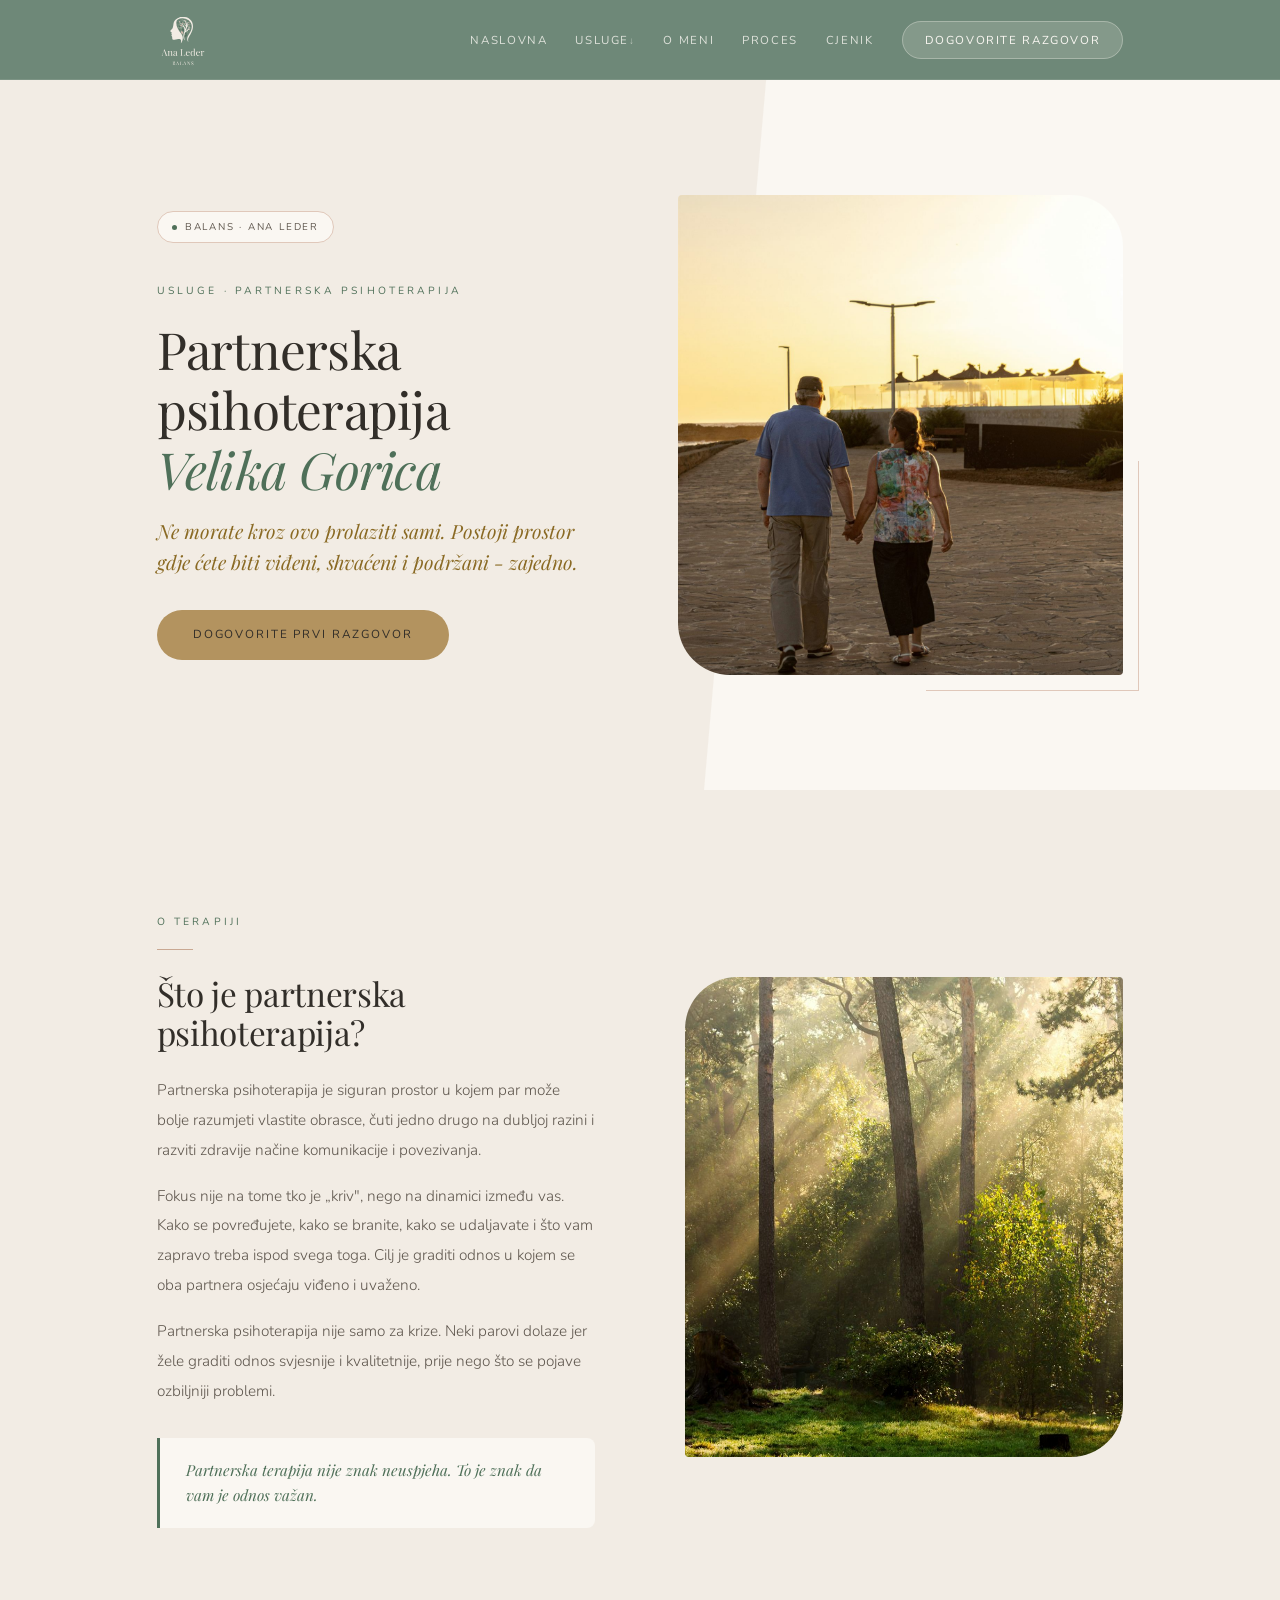
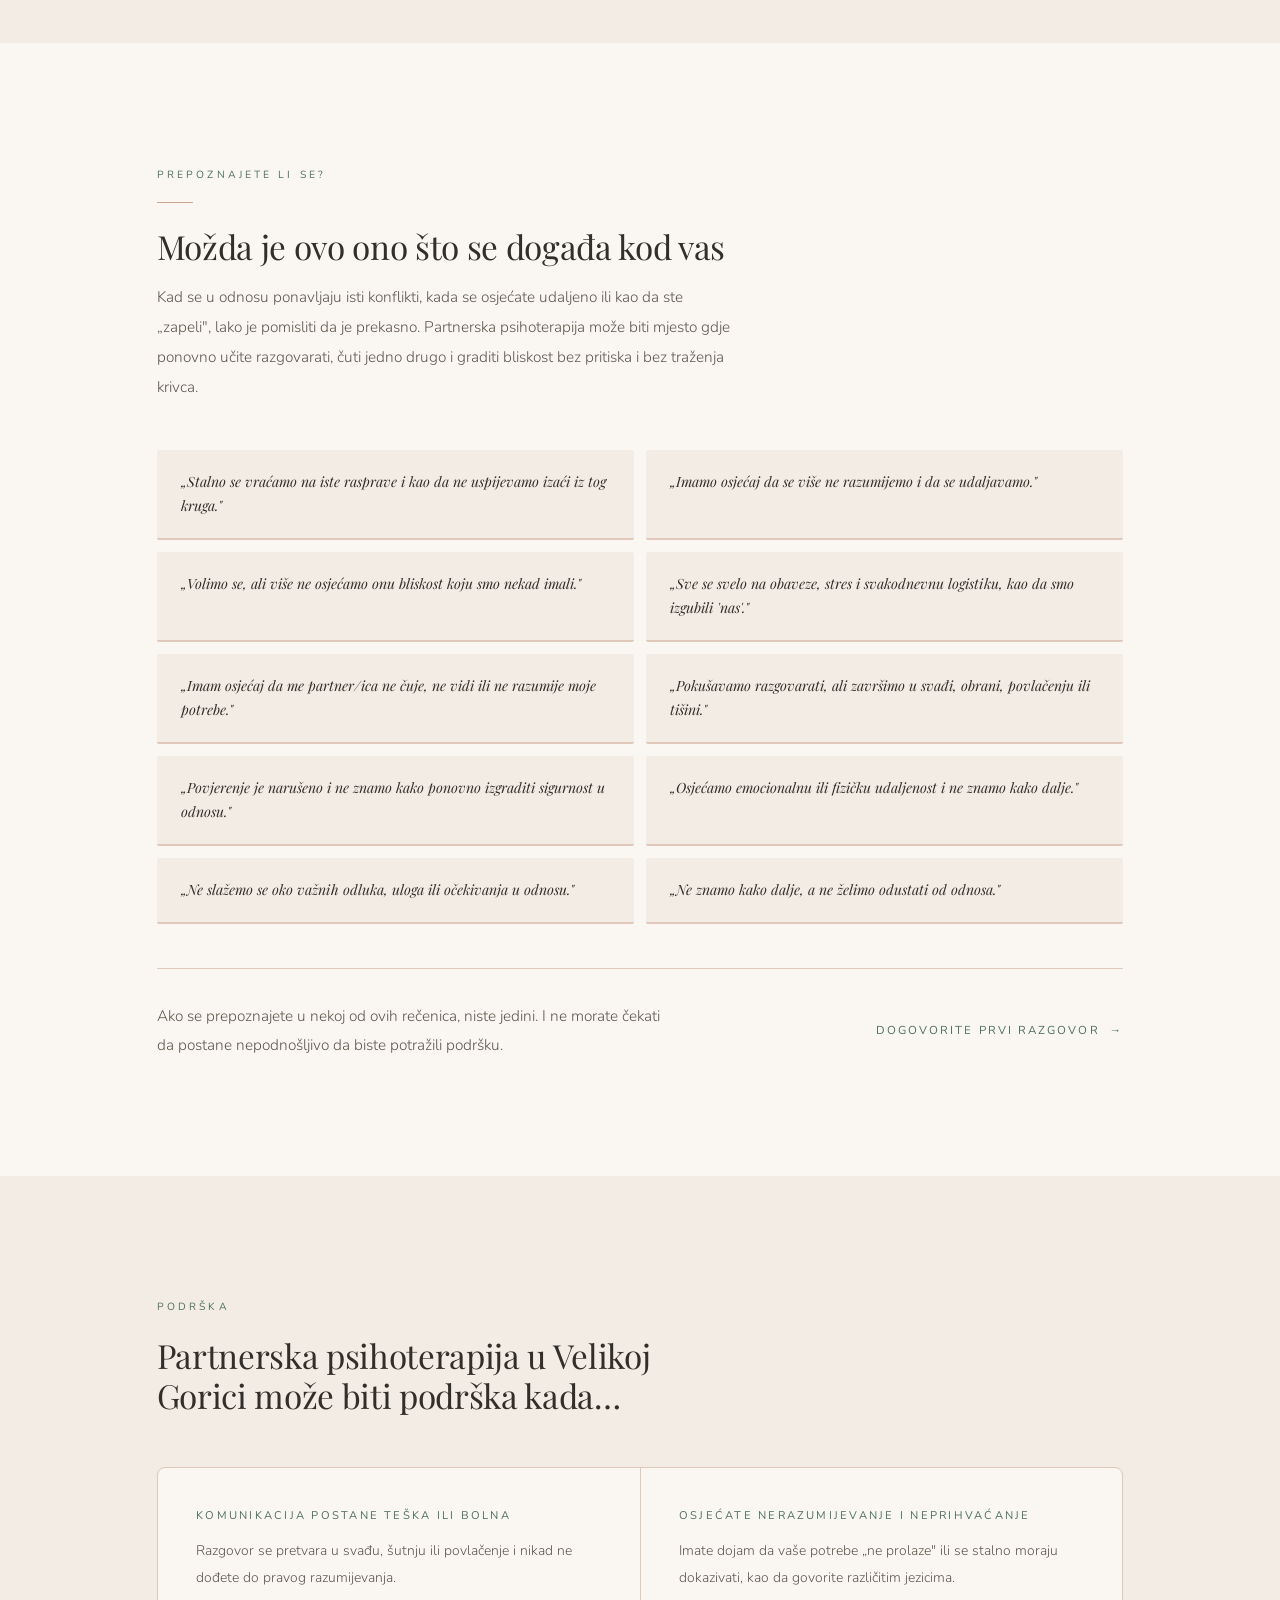
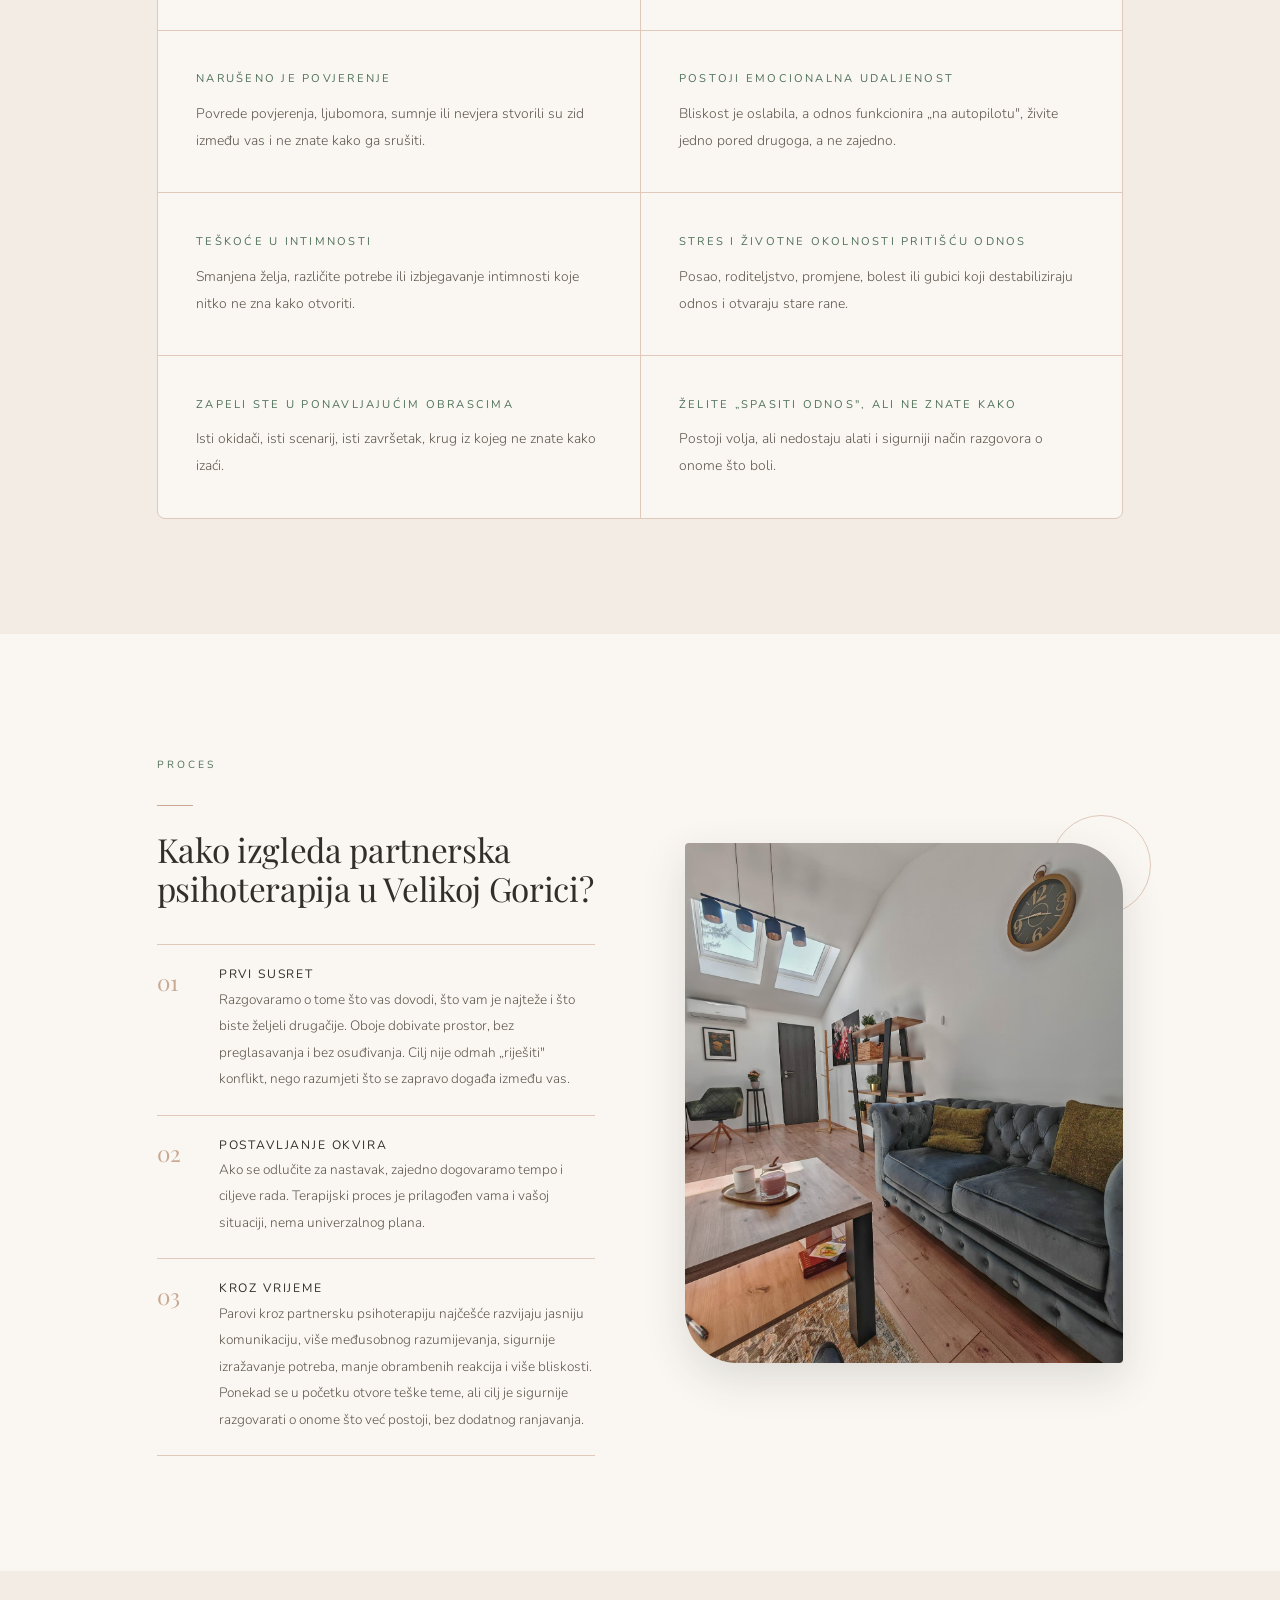
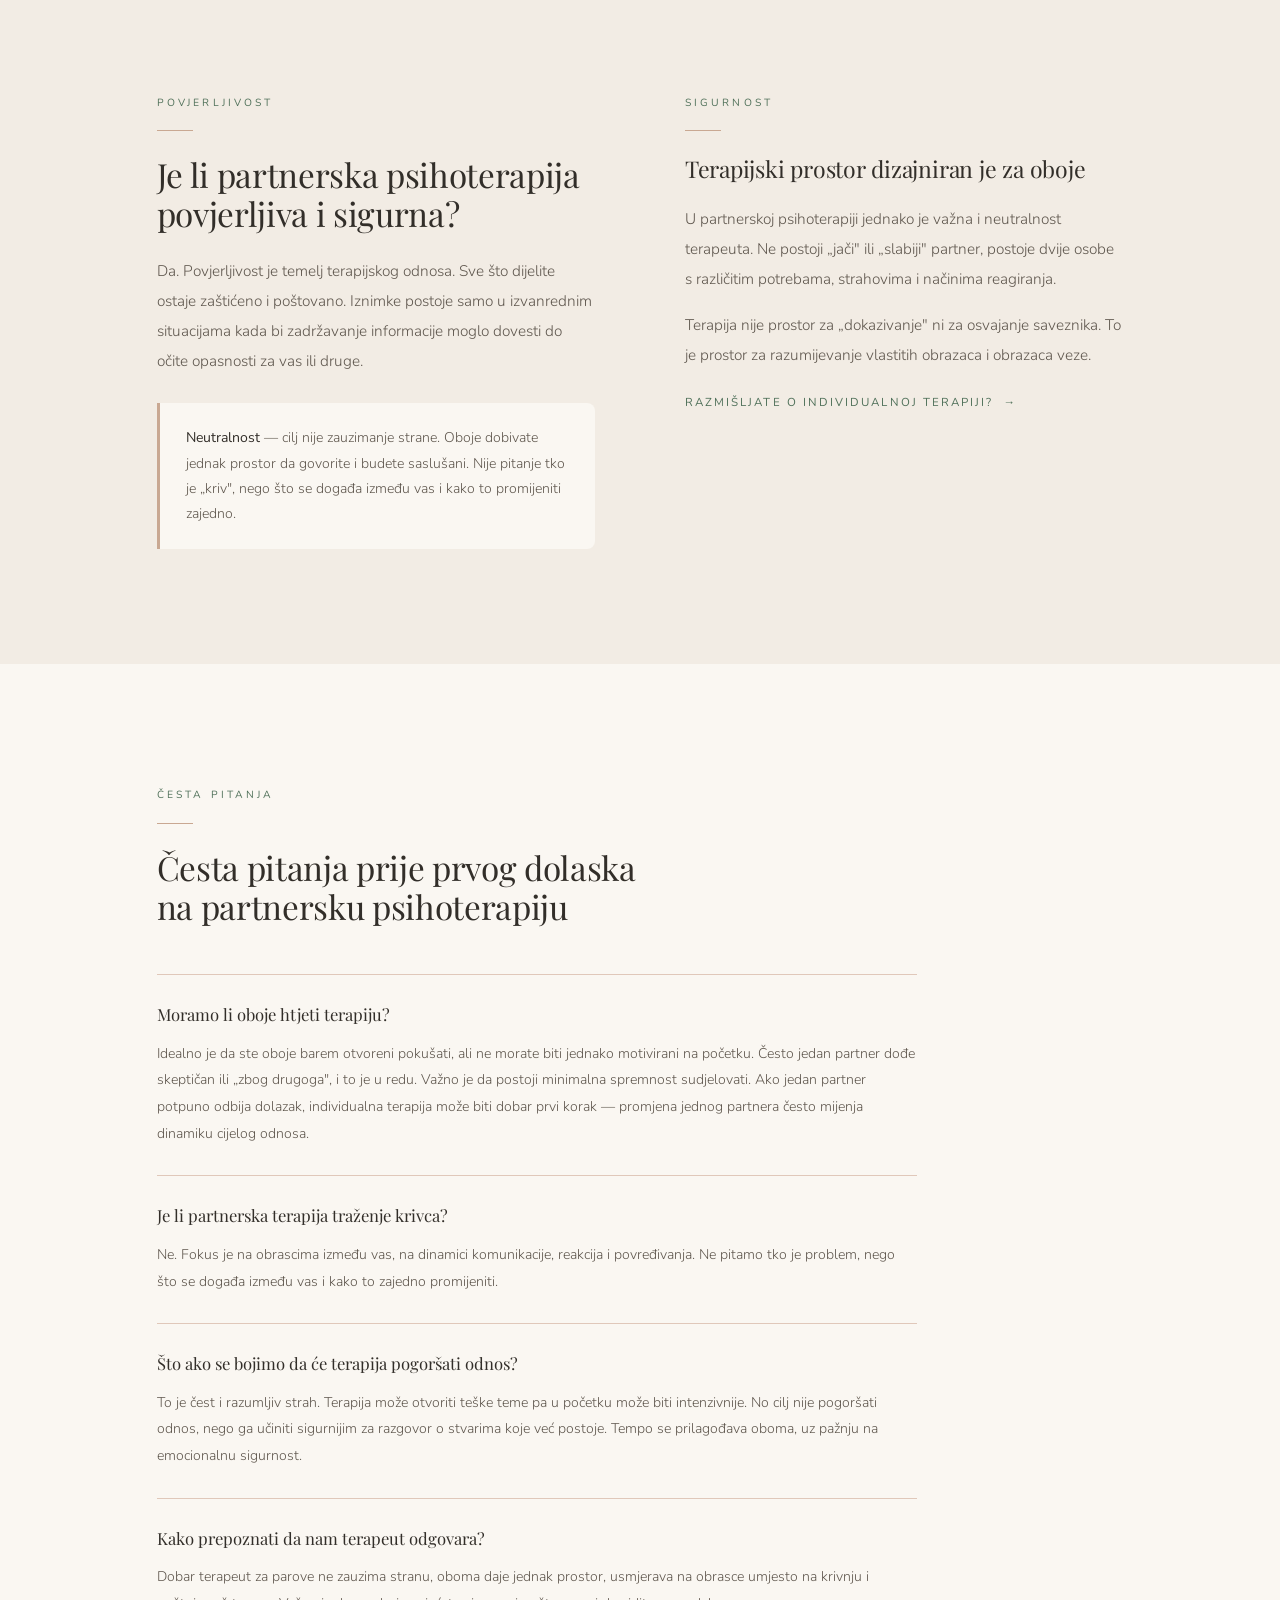
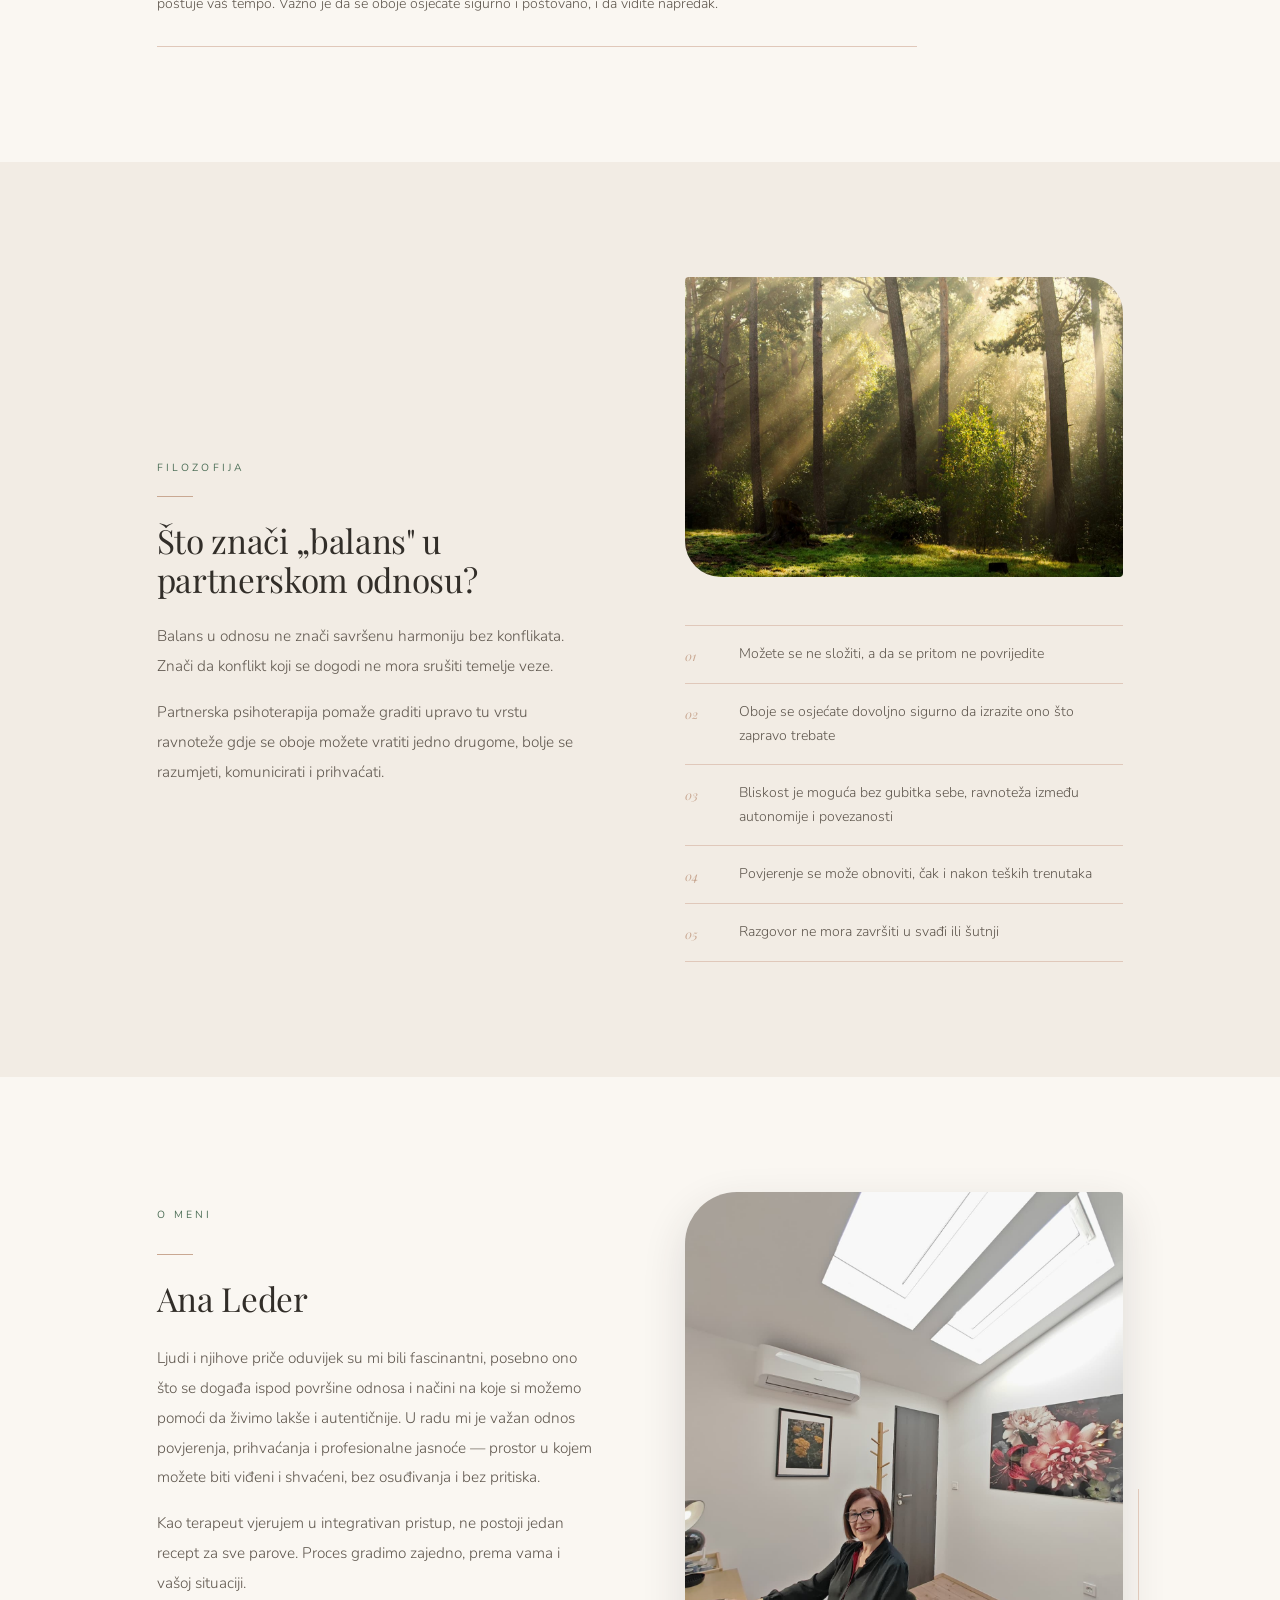
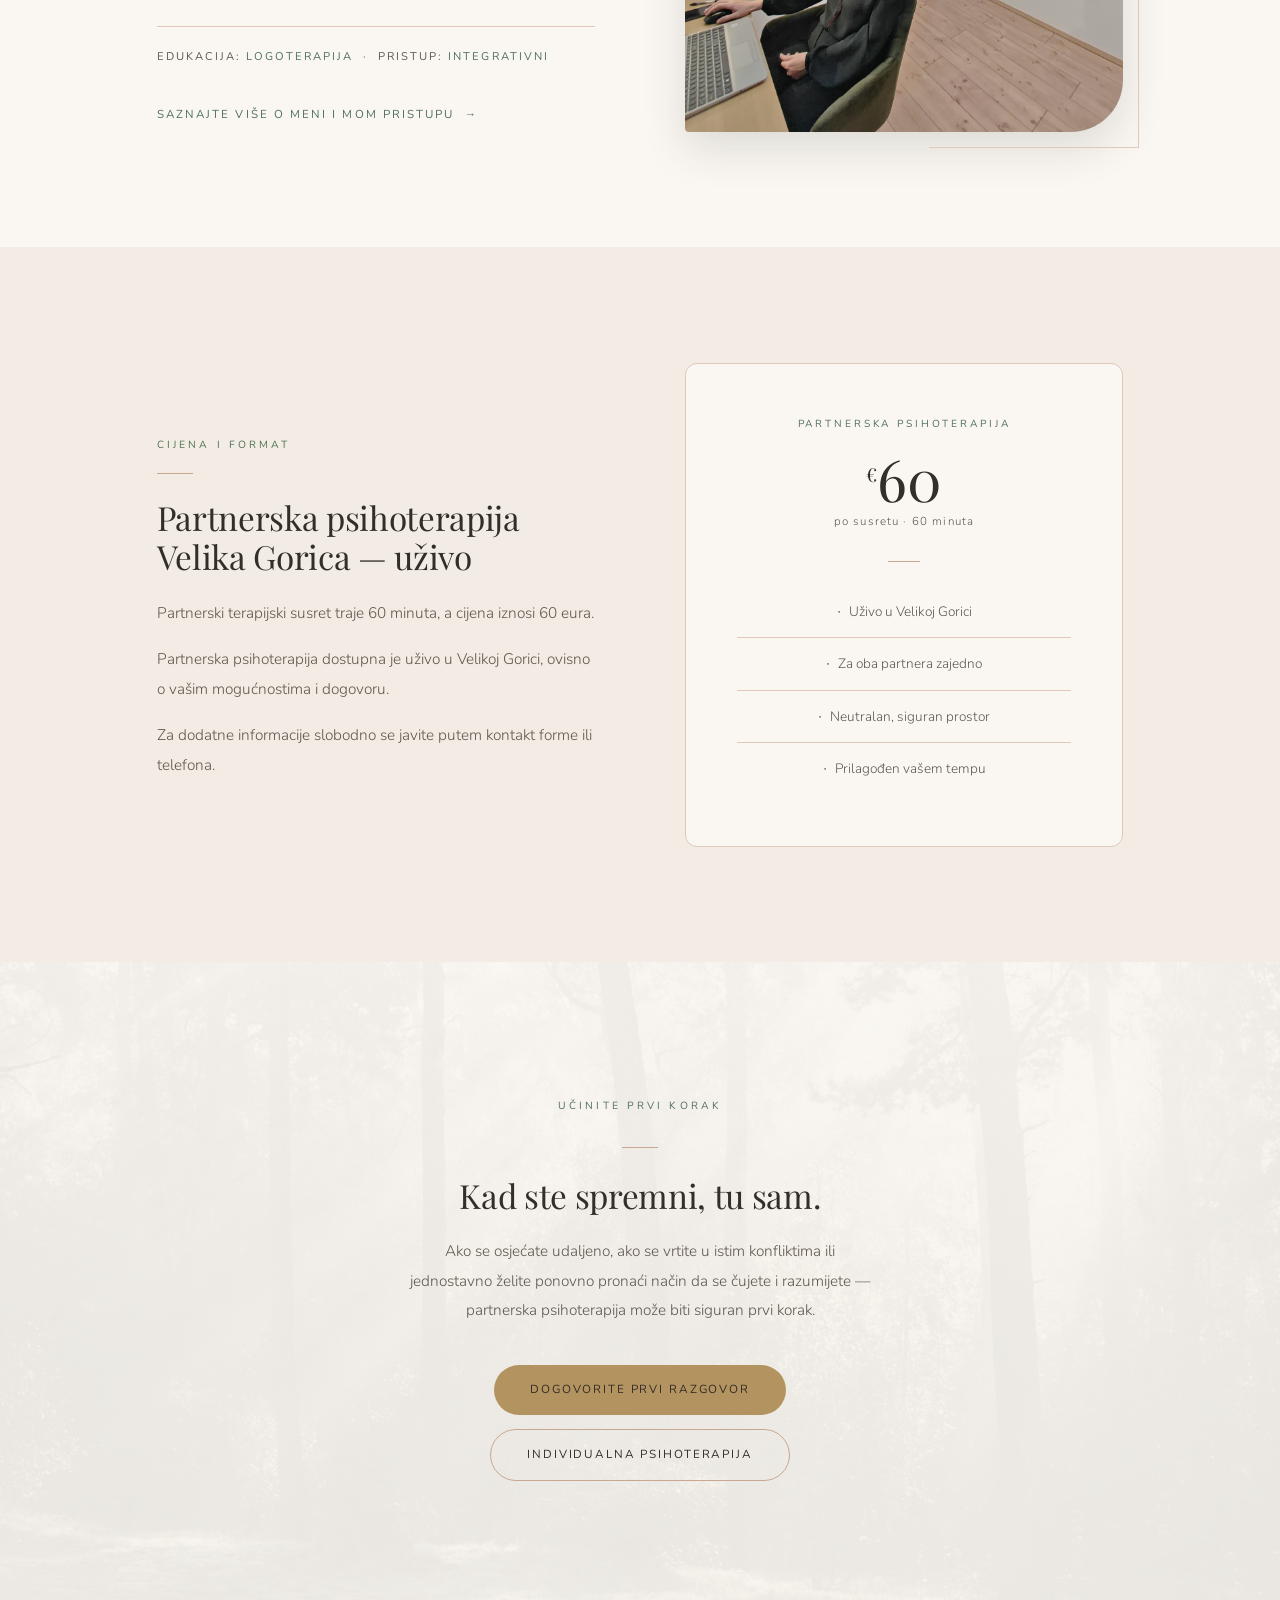
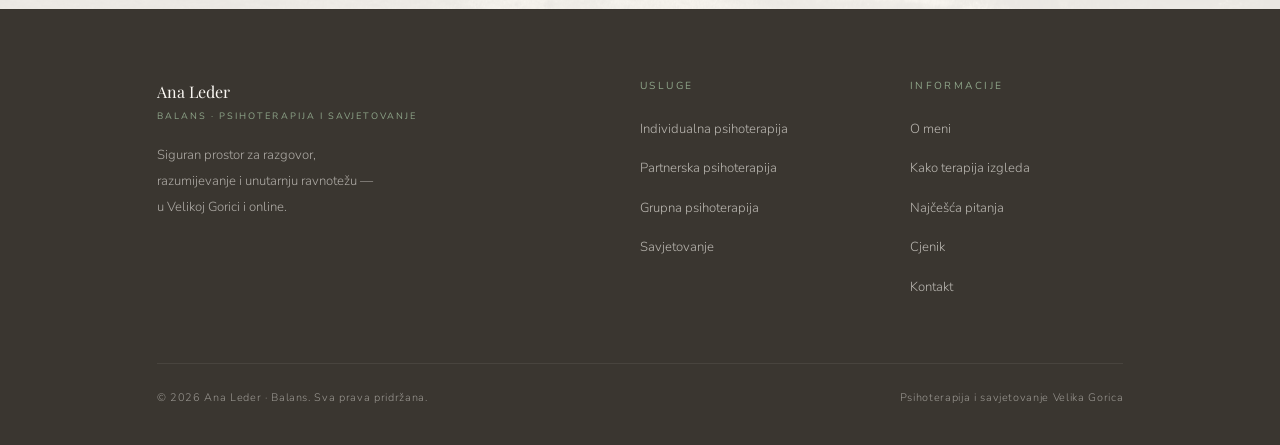
<file: partnerska-psihoterapija.html>
<!DOCTYPE html>
<html lang="hr">
<head>
  <meta charset="UTF-8" />
  <meta name="viewport" content="width=device-width, initial-scale=1.0" />

  <!-- SEO -->
  <title>Partnerska psihoterapija Velika Gorica | Balans — Ana Leder</title>
  <meta name="description" content="Partnerska psihoterapija u Velikoj Gorici - siguran prostor za parove koji se vrte u konfliktima, osjećaju udaljenost ili žele obnoviti bliskost."/>
  <meta name="robots" content="index, follow" />
  <link rel="canonical" href="https://psihoterapija-balans.hr/partnerska-psihoterapija.html" />

  <!-- Open Graph -->
  <meta property="og:title" content="Partnerska psihoterapija Velika Gorica | Balans — Ana Leder" />
  <meta property="og:description" content="Siguran prostor za parove koji se vrte u konfliktima, osjećaju udaljenost ili žele obnoviti bliskost." />
  <meta property="og:type" content="website" />
  <meta property="og:url" content="https://psihoterapija-balans.hr/partnerska-psihoterapija.html" />

  <!-- Fonts — self-hosted woff2 (bez vanjskih zahtjeva); preload kritičnih (latin) za brzi LCP -->
  <link rel="preload" as="font" type="font/woff2" href="fonts/playfair-latin.woff2" crossorigin />
  <link rel="preload" as="font" type="font/woff2" href="fonts/nunito-latin.woff2" crossorigin />

  <!-- Global CSS -->
  <link rel="stylesheet" href="css/style.css" />

  <!-- Favicon -->
  <link rel="icon" href="slike/PsihoterapijaBalanslogo.svg" type="image/svg+xml" />
  <meta name="theme-color" content="#6e8878" />

  <!-- Social / OG slika + Twitter -->
  <meta property="og:site_name" content="Balans — Ana Leder, psihoterapija i savjetovanje" />
  <meta property="og:locale" content="hr_HR" />
  <meta property="og:image" content="https://psihoterapija-balans.hr/slike/Partnerskapdihoterapija.jpg" />
  <meta property="og:image:alt" content="Partnerska psihoterapija — Balans, Velika Gorica" />
  <meta name="twitter:card" content="summary_large_image" />

  <!-- Lokalni SEO (geo) -->
  <meta name="author" content="Ana Leder" />
  <meta name="geo.region" content="HR" />
  <meta name="geo.placename" content="Velika Gorica" />
  <meta name="geo.position" content="45.7153;16.0753" />
  <meta name="ICBM" content="45.7153, 16.0753" />

  <!-- Schema.org — Usluga -->
  <script type="application/ld+json">
  {
    "@context": "https://schema.org",
    "@type": "Service",
    "serviceType": "Partnerska psihoterapija",
    "name": "Partnerska psihoterapija Velika Gorica",
    "url": "https://psihoterapija-balans.hr/partnerska-psihoterapija.html",
    "areaServed": { "@type": "City", "name": "Velika Gorica" },
    "provider": {
      "@type": "MedicalBusiness",
      "name": "Balans — Ana Leder, psihoterapija i savjetovanje",
      "telephone": "+385915246237",
      "address": { "@type": "PostalAddress", "streetAddress": "Zagrebačka ul. 37b", "addressLocality": "Velika Gorica", "postalCode": "10410", "addressCountry": "HR" }
    }
  }
  </script>

  <style>

    /* ══════════════════════════════════════
       HERO — podstranica
    ══════════════════════════════════════ */
    #hero-sub {
      padding-top: var(--nav-h);
      background: var(--canvas);
      position: relative; overflow: hidden;
    }
    #hero-sub::after {
      content: '';
      position: absolute; top: 0; right: 0;
      width: 45%; height: 100%;
      background: var(--cream);
      clip-path: polygon(12% 0, 100% 0, 100% 100%, 0% 100%);
      pointer-events: none;
    }
    .hero-sub-inner {
      position: relative; z-index: 1;
      display: grid; grid-template-columns: 1fr 1fr;
      align-items: center;
      gap: clamp(40px, 6vw, 80px);
      padding: clamp(60px, 9vw, 120px) 0;
    }
    .hero-sub-text .label  { margin-bottom: 18px; }
    .hero-sub-text h1      { margin-bottom: 16px; }
    .hero-sub-text h1 em   { font-style: italic; color: var(--moss); }
    .hero-sub-text .hero-sub-lead {
      font-family: 'Playfair Display', serif; font-style: italic;
      font-size: clamp(.98rem, 1.6vw, 1.22rem);
      color: var(--gold); line-height: 1.6; margin-bottom: 32px; max-width: 44ch;
    }
    .hero-sub-img {
      position: relative;
    }
    .hero-sub-img img {
      width: 100%; height: clamp(300px, 40vw, 480px);
      object-fit: cover;
      border-radius: 4px 52px 4px 52px;
      filter: saturate(.96);
    }
    .hero-sub-img::after {
      content: ''; position: absolute; bottom: -16px; right: -16px;
      width: 48%; height: 48%;
      border-bottom: 1px solid var(--clay-l); border-right: 1px solid var(--clay-l);
    }

    @media (max-width: 860px) {
      #hero-sub::after { display: none; }
      .hero-sub-inner  { grid-template-columns: 1fr; padding: 48px 0 40px; gap: 36px; }
      .hero-sub-img img { height: clamp(220px, 55vw, 340px); }
      .hero-sub-img::after { display: none; }
    }

    /* ══════════════════════════════════════
       SEKCIJA 2 — ŠTO JE PARTNERSKA TERAPIJA
    ══════════════════════════════════════ */
    #what-is { background: var(--canvas); }

    .what-is-grid {
      display: grid; grid-template-columns: 1fr 1fr;
      gap: clamp(44px, 7vw, 100px); align-items: center;
    }
    .what-is-text h2 { margin-bottom: 22px; }
    .what-is-text p + p { margin-top: 16px; }
    .what-is-badge {
      margin-top: 32px; padding: 20px 26px;
      background: var(--cream);
      border-left: 3px solid var(--moss);
      border-radius: 0 8px 8px 0;
      font-family: 'Playfair Display', serif; font-style: italic;
      font-size: .95rem; color: var(--moss); line-height: 1.65;
    }
    .what-is-img img {
      width: 100%; height: clamp(300px, 40vw, 480px);
      object-fit: cover;
      border-radius: 4px 52px 4px 52px;
      filter: saturate(.96);
    }

    @media (max-width: 860px) {
      .what-is-grid { grid-template-columns: 1fr; gap: 36px; }
    }

    /* ══════════════════════════════════════
       SEKCIJA 3 — PREPOZNAVANJE
    ══════════════════════════════════════ */
    #recognition { background: var(--cream); }

    .rec-intro { max-width: 640px; margin-bottom: 48px; }
    .rec-intro h2 { margin-bottom: 16px; }
    .rec-intro .italic-note {
      font-family: 'Playfair Display', serif; font-style: italic;
      font-size: clamp(.95rem, 1.3vw, 1.08rem);
      color: var(--dark); line-height: 1.65;
    }

    .quotes-grid {
      display: grid; grid-template-columns: repeat(2, 1fr);
      gap: 12px; margin-bottom: 44px;
    }
    .q-card {
      padding: 20px 24px;
      background: var(--canvas);
      border-bottom: 2px solid var(--clay-l);
      border-radius: 2px;
      font-family: 'Playfair Display', serif; font-style: italic;
      font-size: clamp(.86rem, 1.1vw, .93rem);
      color: var(--dark); line-height: 1.7;
      transition: border-color .22s, background .22s;
    }
    .q-card:hover { border-color: var(--moss); background: var(--cream); }

    .rec-footer {
      display: flex; justify-content: space-between;
      align-items: center; flex-wrap: wrap; gap: 24px;
      padding-top: 32px; border-top: 1px solid var(--clay-l);
    }
    .rec-footer p { max-width: 56ch; margin: 0; }

    @media (max-width: 600px) {
      .quotes-grid { grid-template-columns: 1fr; }
      .rec-footer  { flex-direction: column; align-items: flex-start; }
    }

    /* ══════════════════════════════════════
       SEKCIJA 5 — S ČIME MOŽE POMOĆI
    ══════════════════════════════════════ */
    #can-help { background: var(--canvas); }

    .help-header { margin-bottom: 52px; max-width: 560px; }
    .help-header h2 { margin-top: 16px; margin-bottom: 14px; }

    .help-grid {
      display: grid; grid-template-columns: repeat(2, 1fr);
      gap: 1px; background: var(--clay-l);
      border: 1px solid var(--clay-l); border-radius: 8px; overflow: hidden;
    }
    .help-card {
      background: var(--cream);
      padding: clamp(24px, 3vw, 40px);
      transition: background .24s;
    }
    .help-card:hover { background: var(--canvas); }
    .help-card-title {
      font-family: 'Nunito', sans-serif; font-size: .7rem; font-weight: 400;
      letter-spacing: .2em; text-transform: uppercase;
      color: var(--moss); margin-bottom: 10px; display: block;
    }
    .help-card p { font-size: .87rem; margin: 0; }

    @media (max-width: 640px) {
      .help-grid { grid-template-columns: 1fr; }
    }

    /* ══════════════════════════════════════
       SEKCIJA 6 — KAKO IZGLEDA
    ══════════════════════════════════════ */
    #how-it-looks { background: var(--cream); }

    /* ══════════════════════════════════════
       SEKCIJA 7 — POVJERLJIVOST
    ══════════════════════════════════════ */
    #confidential { background: var(--canvas); }

    .conf-grid {
      display: grid; grid-template-columns: 1fr 1fr;
      gap: clamp(44px, 7vw, 100px); align-items: start;
    }
    .conf-col h2 { margin-bottom: 22px; }
    .conf-col p + p { margin-top: 16px; }

    .conf-note {
      margin-top: 28px; padding: 22px 26px;
      background: var(--cream);
      border-left: 3px solid var(--clay);
      border-radius: 0 8px 8px 0;
      font-size: .88rem; color: var(--muted); line-height: 1.8;
    }
    .conf-note strong { color: var(--dark); font-weight: 400; }

    @media (max-width: 860px) {
      .conf-grid { grid-template-columns: 1fr; gap: 36px; }
    }

    /* ══════════════════════════════════════
       SEKCIJA 8 — FAQ
    ══════════════════════════════════════ */
    #faq { background: var(--cream); }

    .faq-header { margin-bottom: 48px; max-width: 520px; }
    .faq-header h2 { margin-top: 16px; }

    .faq-list { max-width: 760px; }
    .faq-item {
      border-bottom: 1px solid var(--clay-l);
      padding: 28px 0;
    }
    .faq-item:first-child { border-top: 1px solid var(--clay-l); }
    .faq-q {
      font-family: 'Playfair Display', serif;
      font-size: clamp(.95rem, 1.3vw, 1.08rem);
      color: var(--dark); margin-bottom: 14px; line-height: 1.4;
    }
    .faq-a {
      font-size: .88rem; color: var(--muted); line-height: 1.9; margin: 0;
    }

    /* ══════════════════════════════════════
       SEKCIJA 9 — BALANS U ODNOSU
    ══════════════════════════════════════ */
    #balans { background: var(--canvas); }

    .balans-grid {
      display: grid; grid-template-columns: 1fr 1fr;
      gap: clamp(44px, 7vw, 100px); align-items: center;
    }
    .balans-text h2 { margin-bottom: 22px; }
    .balans-text p + p { margin-top: 16px; }

    /* Desna kolumna — centrirana unutar stupca */
    .balans-right-col {
      display: flex; flex-direction: column; justify-content: center;
    }

    .balans-img img {
      width: 100%; height: clamp(200px, 26vw, 300px);
      object-fit: cover;
      border-radius: 4px 36px 4px 36px;
      filter: saturate(.96);
      margin-bottom: 24px;
    }

    /* Balans items — lijepo dizajnirani redovi */
    .balans-items { display: flex; flex-direction: column; }
    .balans-item {
      padding: 16px 0;
      border-bottom: 1px solid var(--clay-l);
      display: grid; grid-template-columns: 40px 1fr; gap: 14px; align-items: start;
    }
    .balans-item:first-child { border-top: 1px solid var(--clay-l); }
    .balans-item-num {
      font-family: 'Playfair Display', serif; font-size: .78rem;
      color: var(--clay); font-style: italic; padding-top: 2px;
    }
    .balans-item-text {
      font-size: .88rem; color: var(--muted); font-weight: 300; line-height: 1.7;
    }

    @media (max-width: 860px) {
      .balans-grid { grid-template-columns: 1fr; gap: 40px; }
    }

    /* ══════════════════════════════════════
       SEKCIJA 10 — O MENI
    ══════════════════════════════════════ */
    #about { background: var(--cream); }

    /* ══════════════════════════════════════
       SEKCIJA 11 — CIJENA
    ══════════════════════════════════════ */
    #price { background: var(--canvas); }

    .price-grid {
      display: grid; grid-template-columns: 1fr 1fr;
      gap: clamp(44px, 7vw, 100px); align-items: center;
    }
    .price-text h2 { margin-bottom: 22px; }
    .price-text p + p { margin-top: 16px; }

    .price-card {
      background: var(--cream);
      border: 1px solid var(--clay-l);
      border-radius: 12px;
      padding: clamp(32px, 4vw, 52px);
      text-align: center;
    }
    .price-label {
      font-family: 'Nunito', sans-serif; font-size: .64rem; font-weight: 400;
      letter-spacing: .28em; text-transform: uppercase;
      color: var(--moss); margin-bottom: 16px; display: block;
    }
    .price-amount {
      font-family: 'Playfair Display', serif;
      font-size: clamp(2.4rem, 5vw, 3.6rem); color: var(--dark); line-height: 1;
      margin-bottom: 4px;
    }
    .price-amount sup { font-size: 1.2rem; vertical-align: super; }
    .price-unit {
      font-family: 'Nunito', sans-serif; font-size: .72rem; font-weight: 300;
      color: var(--muted); letter-spacing: .1em; margin-bottom: 28px; display: block;
    }
    .price-divider { width: 32px; height: 1px; background: var(--clay); margin: 0 auto 24px; }
    .price-details { list-style: none; }
    .price-details li {
      font-size: .85rem; color: var(--muted); padding: 8px 0;
      border-bottom: 1px solid var(--clay-l);
      display: flex; align-items: center; justify-content: center; gap: 8px;
    }
    .price-details li:last-child { border: none; }
    .price-details li::before { content: '·'; color: var(--moss); font-size: 1.2rem; }

    @media (max-width: 860px) {
      .price-grid { grid-template-columns: 1fr; gap: 40px; }
    }

    /* ══════════════════════════════════════
       ZAVRŠNI CTA
    ══════════════════════════════════════ */
    #cta-final {
      padding: clamp(80px, 10vw, 140px) 0;
      background: var(--cream); position: relative; overflow: hidden;
    }
    #cta-final::before {
      content: ''; position: absolute; inset: 0;
      background: url('slike/PsihoterapijaBalansnature.jpg') center/cover no-repeat;
      opacity: .06; filter: saturate(.2);
    }
    .cta-box {
      position: relative; z-index: 1;
      max-width: 600px; margin: 0 auto; text-align: center;
    }
    .cta-box h2    { margin-bottom: 20px; }
    .cta-box p     { max-width: 52ch; margin: 0 auto; }
    .cta-btns {
      margin-top: 40px;
      display: flex; gap: 14px; justify-content: center; flex-wrap: wrap;
    }

  </style>
</head>

<body>

<!-- ═══════════════════════════ HEADER ═══════════════════════════ -->
<nav id="site-nav">
  <div class="wrap nav-i">
    <a href="index.html" class="nav-logo" aria-label="Balans Ana Leder — povratak na naslovnicu">
      <img src="slike/PsihoterapijaBalanslogo.svg" alt="Balans — Ana Leder, psihoterapija i savjetovanje" width="52" height="52" />
    </a>
    <button class="nav-burger" id="burger" aria-label="Otvori izbornik" aria-expanded="false">
      <span></span><span></span><span></span>
    </button>
    <ul class="nav-links" id="nav-links" role="list">
      <li><a href="index.html">Naslovna</a></li>
      <li class="has-dropdown">
        <a href="#" aria-haspopup="true">Usluge</a>
        <ul class="dropdown" role="list">
          <li><a href="individualna-psihoterapija.html">Individualna psihoterapija</a></li>
          <li><a href="partnerska-psihoterapija.html">Partnerska psihoterapija</a></li>
          <li><a href="grupna-psihoterapija.html">Grupna psihoterapija</a></li>
          <li><a href="savjetovanje.html">Savjetovanje</a></li>
        </ul>
      </li>
      <li><a href="o-meni.html">O meni</a></li>
      <li><a href="proces-pitanja.html">Proces</a></li>
      <li><a href="cjenik.html">Cjenik</a></li>
      <li><a href="kontakt.html" class="ncta">Dogovorite razgovor</a></li>
    </ul>
  </div>
</nav>
<!-- /HEADER -->


<main>

  <!-- ══════════════════════════════════════════════════════════
       SEKCIJA 1 — HERO
  ══════════════════════════════════════════════════════════ -->
  <section id="hero-sub" aria-label="Partnerska psihoterapija">
    <div class="wrap">
      <div class="hero-sub-inner">

        <div class="hero-sub-text rv">
          <span class="balans-badge">Balans · Ana Leder</span>
          <span class="label">Usluge · Partnerska psihoterapija</span>
          <h1>Partnerska psihoterapija<br><em>Velika Gorica</em></h1>
          <p class="hero-sub-lead">Ne morate kroz ovo prolaziti sami. Postoji prostor gdje ćete biti viđeni, shvaćeni i podržani - zajedno.</p>
          <a href="kontakt.html" class="btn btn-dark">Dogovorite prvi razgovor</a>
        </div>

        <div class="hero-sub-img rv">
          <!--
            PLACEHOLDER — zamijeni s pravom slikom:
            <img src="slike/partnerska-hero.jpg" alt="Partnerska psihoterapija — prostor za dvoje" width="700" height="480" />
          -->
          <img
            src="slike/Partnerskapdihoterapija.jpg"
            alt="Partnerska psihoterapija — siguran prostor za dvoje"
            width="700" height="480" loading="eager" fetchpriority="high" decoding="async"
          />
        </div>

      </div>
    </div>
  </section>


  <!-- ══════════════════════════════════════════════════════════
       SEKCIJA 2 — ŠTO JE PARTNERSKA PSIHOTERAPIJA
  ══════════════════════════════════════════════════════════ -->
  <section id="what-is" class="section" aria-label="Što je partnerska psihoterapija">
    <div class="wrap">
      <div class="what-is-grid">

        <div class="what-is-text rv">
          <span class="label">O terapiji</span>
          <div class="rule" style="margin-top:14px;"></div>
          <h2>Što je partnerska psihoterapija?</h2>
          <p>Partnerska psihoterapija je siguran prostor u kojem par može bolje razumjeti vlastite obrasce, čuti jedno drugo na dubljoj razini i razviti zdravije načine komunikacije i povezivanja.</p>
          <p>Fokus nije na tome tko je „kriv", nego na dinamici između vas. Kako se povređujete, kako se branite, kako se udaljavate i što vam zapravo treba ispod svega toga. Cilj je graditi odnos u kojem se oba partnera osjećaju viđeno i uvaženo.</p>
          <p>Partnerska psihoterapija nije samo za krize. Neki parovi dolaze jer žele graditi odnos svjesnije i kvalitetnije, prije nego što se pojave ozbiljniji problemi.</p>
          <div class="what-is-badge">
            Partnerska terapija nije znak neuspjeha. To je znak da vam je odnos važan.
          </div>
        </div>

        <div class="rv">
          <!--
            PLACEHOLDER:
            <img src="slike/partnerska-sto-je.jpg" alt="Što je partnerska psihoterapija" width="600" height="480" loading="lazy" />
          -->
          <img
            src="slike/PsihoterapijaBalansnature.jpg"
            alt="Siguran prostor za razgovor i razumijevanje u paru"
            width="600" height="480" loading="lazy"
            style="width:100%; height:clamp(300px,40vw,480px); object-fit:cover; border-radius:52px 4px 52px 4px; filter:saturate(.96);"
          />
        </div>

      </div>
    </div>
  </section>


  <!-- ══════════════════════════════════════════════════════════
       SEKCIJA 3 — PREPOZNAVANJE
  ══════════════════════════════════════════════════════════ -->
  <section id="recognition" class="section" aria-label="Prepoznajete li se">
    <div class="wrap">

      <div class="rec-intro rv">
        <span class="label">Prepoznajete li se?</span>
        <div class="rule" style="margin-top:14px;"></div>
        <h2>Možda je ovo ono što se događa kod vas</h2>
        <p style="font-size:clamp(.88rem,1.2vw,.98rem); color:var(--muted); line-height:1.95; max-width:64ch;">Kad se u odnosu ponavljaju isti konflikti, kada se osjećate udaljeno ili kao da ste „zapeli", lako je pomisliti da je prekasno. Partnerska psihoterapija može biti mjesto gdje ponovno učite razgovarati, čuti jedno drugo i graditi bliskost bez pritiska i bez traženja krivca.</p>
      </div>

      <div class="quotes-grid">
        <div class="q-card rv">„Stalno se vraćamo na iste rasprave i kao da ne uspijevamo izaći iz tog kruga."</div>
        <div class="q-card rv">„Imamo osjećaj da se više ne razumijemo i da se udaljavamo."</div>
        <div class="q-card rv">„Volimo se, ali više ne osjećamo onu bliskost koju smo nekad imali."</div>
        <div class="q-card rv">„Sve se svelo na obaveze, stres i svakodnevnu logistiku, kao da smo izgubili 'nas'."</div>
        <div class="q-card rv">„Imam osjećaj da me partner/ica ne čuje, ne vidi ili ne razumije moje potrebe."</div>
        <div class="q-card rv">„Pokušavamo razgovarati, ali završimo u svađi, obrani, povlačenju ili tišini."</div>
        <div class="q-card rv">„Povjerenje je narušeno i ne znamo kako ponovno izgraditi sigurnost u odnosu."</div>
        <div class="q-card rv">„Osjećamo emocionalnu ili fizičku udaljenost i ne znamo kako dalje."</div>
        <div class="q-card rv">„Ne slažemo se oko važnih odluka, uloga ili očekivanja u odnosu."</div>
        <div class="q-card rv">„Ne znamo kako dalje, a ne želimo odustati od odnosa."</div>
      </div>

      <div class="rec-footer rv">
        <p>Ako se prepoznajete u nekoj od ovih rečenica, niste jedini. I ne morate čekati da postane nepodnošljivo da biste potražili podršku.</p>
        <a href="kontakt.html" class="link-arrow">Dogovorite prvi razgovor</a>
      </div>

    </div>
  </section>


  <!-- ══════════════════════════════════════════════════════════
       SEKCIJA 5 — S ČIME MOŽE POMOĆI
  ══════════════════════════════════════════════════════════ -->
  <section id="can-help" class="section" aria-label="S čime može pomoći partnerska psihoterapija">
    <div class="wrap">

      <div class="help-header rv">
        <span class="label">Podrška</span>
        <h2>Partnerska psihoterapija u Velikoj Gorici može biti podrška kada…</h2>
      </div>

      <div class="help-grid">

        <div class="help-card rv">
          <span class="help-card-title">Komunikacija postane teška ili bolna</span>
          <p>Razgovor se pretvara u svađu, šutnju ili povlačenje i nikad ne dođete do pravog razumijevanja.</p>
        </div>

        <div class="help-card rv">
          <span class="help-card-title">Osjećate nerazumijevanje i neprihvaćanje</span>
          <p>Imate dojam da vaše potrebe „ne prolaze" ili se stalno moraju dokazivati, kao da govorite različitim jezicima.</p>
        </div>

        <div class="help-card rv">
          <span class="help-card-title">Narušeno je povjerenje</span>
          <p>Povrede povjerenja, ljubomora, sumnje ili nevjera stvorili su zid između vas i ne znate kako ga srušiti.</p>
        </div>

        <div class="help-card rv">
          <span class="help-card-title">Postoji emocionalna udaljenost</span>
          <p>Bliskost je oslabila, a odnos funkcionira „na autopilotu", živite jedno pored drugoga, a ne zajedno.</p>
        </div>

        <div class="help-card rv">
          <span class="help-card-title">Teškoće u intimnosti</span>
          <p>Smanjena želja, različite potrebe ili izbjegavanje intimnosti koje nitko ne zna kako otvoriti.</p>
        </div>

        <div class="help-card rv">
          <span class="help-card-title">Stres i životne okolnosti pritišću odnos</span>
          <p>Posao, roditeljstvo, promjene, bolest ili gubici koji destabiliziraju odnos i otvaraju stare rane.</p>
        </div>

        <div class="help-card rv">
          <span class="help-card-title">Zapeli ste u ponavljajućim obrascima</span>
          <p>Isti okidači, isti scenarij, isti završetak, krug iz kojeg ne znate kako izaći.</p>
        </div>

        <div class="help-card rv">
          <span class="help-card-title">Želite „spasiti odnos", ali ne znate kako</span>
          <p>Postoji volja, ali nedostaju alati i sigurniji način razgovora o onome što boli.</p>
        </div>

      </div>
    </div>
  </section>


  <!-- ══════════════════════════════════════════════════════════
       SEKCIJA 6 — KAKO IZGLEDA
  ══════════════════════════════════════════════════════════ -->
  <section id="how-it-looks" class="section" aria-label="Kako izgleda partnerska psihoterapija u Velikoj Gorici">
    <div class="wrap">
      <div class="two-col">

        <div class="text-block rv">
          <span class="label">Proces</span>
          <div class="rule" style="margin-top:14px;"></div>
          <h2>Kako izgleda partnerska psihoterapija u Velikoj Gorici?</h2>
          <div class="steps" style="margin-top:36px;">
            <div class="step">
              <span class="step-n">01</span>
              <div class="step-b">
                <h3>Prvi susret</h3>
                <p>Razgovaramo o tome što vas dovodi, što vam je najteže i što biste željeli drugačije. Oboje dobivate prostor, bez preglasavanja i bez osuđivanja. Cilj nije odmah „riješiti" konflikt, nego razumjeti što se zapravo događa između vas.</p>
              </div>
            </div>
            <div class="step">
              <span class="step-n">02</span>
              <div class="step-b">
                <h3>Postavljanje okvira</h3>
                <p>Ako se odlučite za nastavak, zajedno dogovaramo tempo i ciljeve rada. Terapijski proces je prilagođen vama i vašoj situaciji, nema univerzalnog plana.</p>
              </div>
            </div>
            <div class="step">
              <span class="step-n">03</span>
              <div class="step-b">
                <h3>Kroz vrijeme</h3>
                <p>Parovi kroz partnersku psihoterapiju najčešće razvijaju jasniju komunikaciju, više međusobnog razumijevanja, sigurnije izražavanje potreba, manje obrambenih reakcija i više bliskosti. Ponekad se u početku otvore teške teme, ali cilj je sigurnije razgovarati o onome što već postoji, bez dodatnog ranjavanja.</p>
              </div>
            </div>
          </div>
        </div>

        <div class="photo-wrap circle-accent rv">
          <!--
            PLACEHOLDER:
            <img class="photo-main photo-r3" src="slike/partnerska-proces.jpg" alt="Partnerski terapijski proces" width="600" height="520" loading="lazy" />
          -->
          <img
            class="photo-main photo-r3"
            src="slike/PsihoterapijaBalansVelikaGoricainterije.jpeg"
            alt="Terapijski prostor — mir i povjerenje"
            width="600" height="520" loading="lazy"
          />
        </div>

      </div>
    </div>
  </section>


  <!-- ══════════════════════════════════════════════════════════
       SEKCIJA 7 — POVJERLJIVOST I SIGURNOST
  ══════════════════════════════════════════════════════════ -->
  <section id="confidential" class="section" aria-label="Je li partnerska psihoterapija povjerljiva i sigurna">
    <div class="wrap">
      <div class="conf-grid">

        <div class="conf-col rv">
          <span class="label">Povjerljivost</span>
          <div class="rule" style="margin-top:14px;"></div>
          <h2>Je li partnerska psihoterapija povjerljiva i sigurna?</h2>
          <p>Da. Povjerljivost je temelj terapijskog odnosa. Sve što dijelite ostaje zaštićeno i poštovano. Iznimke postoje samo u izvanrednim situacijama kada bi zadržavanje informacije moglo dovesti do očite opasnosti za vas ili druge.</p>
          <div class="conf-note">
            <strong>Neutralnost</strong> — cilj nije zauzimanje strane. Oboje dobivate jednak prostor da govorite i budete saslušani. Nije pitanje tko je „kriv", nego što se događa između vas i kako to promijeniti zajedno.
          </div>
        </div>

        <div class="conf-col rv">
          <span class="label">Sigurnost</span>
          <div class="rule" style="margin-top:14px;"></div>
          <h2 style="font-size:clamp(1.1rem,1.8vw,1.5rem);">Terapijski prostor dizajniran je za oboje</h2>
          <p>U partnerskoj psihoterapiji jednako je važna i neutralnost terapeuta. Ne postoji „jači" ili „slabiji" partner, postoje dvije osobe s različitim potrebama, strahovima i načinima reagiranja.</p>
          <p>Terapija nije prostor za „dokazivanje" ni za osvajanje saveznika. To je prostor za razumijevanje vlastitih obrazaca i obrazaca veze.</p>
          <p style="margin-top:16px;">
            <a href="individualna-psihoterapija.html" class="link-arrow">Razmišljate o individualnoj terapiji?</a>
          </p>
        </div>

      </div>
    </div>
  </section>


  <!-- ══════════════════════════════════════════════════════════
       SEKCIJA 8 — FAQ
  ══════════════════════════════════════════════════════════ -->
  <section id="faq" class="section" aria-label="Česta pitanja o partnerskoj psihoterapiji">
    <div class="wrap">

      <div class="faq-header rv">
        <span class="label">Česta pitanja</span>
        <div class="rule" style="margin-top:14px;"></div>
        <h2>Česta pitanja prije prvog dolaska na partnersku psihoterapiju</h2>
      </div>

      <div class="faq-list">

        <div class="faq-item rv">
          <p class="faq-q">Moramo li oboje htjeti terapiju?</p>
          <p class="faq-a">Idealno je da ste oboje barem otvoreni pokušati, ali ne morate biti jednako motivirani na početku. Često jedan partner dođe skeptičan ili „zbog drugoga", i to je u redu. Važno je da postoji minimalna spremnost sudjelovati. Ako jedan partner potpuno odbija dolazak, individualna terapija može biti dobar prvi korak — promjena jednog partnera često mijenja dinamiku cijelog odnosa.</p>
        </div>

        <div class="faq-item rv">
          <p class="faq-q">Je li partnerska terapija traženje krivca?</p>
          <p class="faq-a">Ne. Fokus je na obrascima između vas, na dinamici komunikacije, reakcija i povređivanja. Ne pitamo tko je problem, nego što se događa između vas i kako to zajedno promijeniti.</p>
        </div>

        <div class="faq-item rv">
          <p class="faq-q">Što ako se bojimo da će terapija pogoršati odnos?</p>
          <p class="faq-a">To je čest i razumljiv strah. Terapija može otvoriti teške teme pa u početku može biti intenzivnije. No cilj nije pogoršati odnos, nego ga učiniti sigurnijim za razgovor o stvarima koje već postoje. Tempo se prilagođava oboma, uz pažnju na emocionalnu sigurnost.</p>
        </div>

        <div class="faq-item rv">
          <p class="faq-q">Kako prepoznati da nam terapeut odgovara?</p>
          <p class="faq-a">Dobar terapeut za parove ne zauzima stranu, oboma daje jednak prostor, usmjerava na obrasce umjesto na krivnju i poštuje vaš tempo. Važno je da se oboje osjećate sigurno i poštovano, i da vidite napredak.</p>
        </div>

      </div>
    </div>
  </section>


  <!-- ══════════════════════════════════════════════════════════
       SEKCIJA 9 — BALANS U ODNOSU
  ══════════════════════════════════════════════════════════ -->
  <section id="balans" class="section" aria-label="Što znači balans u partnerskom odnosu">
    <div class="wrap">
      <div class="balans-grid">

        <div class="balans-text rv">
          <span class="label">Filozofija</span>
          <div class="rule" style="margin-top:14px;"></div>
          <h2>Što znači „balans" u partnerskom odnosu?</h2>
          <p>Balans u odnosu ne znači savršenu harmoniju bez konflikata. Znači da konflikt koji se dogodi ne mora srušiti temelje veze.</p>
          <p>Partnerska psihoterapija pomaže graditi upravo tu vrstu ravnoteže gdje se oboje možete vratiti jedno drugome, bolje se razumjeti, komunicirati i prihvaćati.</p>
        </div>

        <div class="balans-img balans-right-col rv">
          <!--
            PLACEHOLDER:
            <img src="slike/partnerska-balans.jpg" alt="Ravnoteža u partnerskom odnosu" width="600" height="280" loading="lazy" />
          -->
          <img
            src="slike/PsihoterapijaBalansnature.jpg"
            alt="Ravnoteža i mir u odnosu"
            width="600" height="280" loading="lazy"
          />
          <div class="balans-items" style="margin-top:24px;">
            <div class="balans-item">
              <span class="balans-item-num">01</span>
              <span class="balans-item-text">Možete se ne složiti, a da se pritom ne povrijedite</span>
            </div>
            <div class="balans-item">
              <span class="balans-item-num">02</span>
              <span class="balans-item-text">Oboje se osjećate dovoljno sigurno da izrazite ono što zapravo trebate</span>
            </div>
            <div class="balans-item">
              <span class="balans-item-num">03</span>
              <span class="balans-item-text">Bliskost je moguća bez gubitka sebe, ravnoteža između autonomije i povezanosti</span>
            </div>
            <div class="balans-item">
              <span class="balans-item-num">04</span>
              <span class="balans-item-text">Povjerenje se može obnoviti, čak i nakon teških trenutaka</span>
            </div>
            <div class="balans-item">
              <span class="balans-item-num">05</span>
              <span class="balans-item-text">Razgovor ne mora završiti u svađi ili šutnji</span>
            </div>
          </div>
        </div>

      </div>
    </div>
  </section>


  <!-- ══════════════════════════════════════════════════════════
       SEKCIJA 10 — O MENI
  ══════════════════════════════════════════════════════════ -->
  <section id="about" class="section" aria-label="Ana Leder, psihoterapeutkinja u Velikoj Gorici">
    <div class="wrap">
      <div class="two-col flip">

        <div class="photo-wrap frame-br rv">
          <!--
            PLACEHOLDER — Anina fotografija:
            <img class="photo-main photo-r2" src="slike/ana-leder.jpg" alt="Ana Leder, psihoterapeutkinja u Velikoj Gorici" width="600" height="540" loading="lazy" />
          -->
          <img
            class="photo-main photo-r2"
            src="slike/PsihoterapijaBalansVelikaGoricaAnaLeder.jpeg"
            alt="Ana Leder, psihoterapeutkinja u Velikoj Gorici"
            width="600" height="540" loading="lazy"
          />
        </div>

        <div class="text-block rv">
          <span class="label">O meni</span>
          <div class="rule" style="margin-top:14px;"></div>
          <h2>Ana Leder</h2>
          <p>Ljudi i njihove priče oduvijek su mi bili fascinantni, posebno ono što se događa ispod površine odnosa i načini na koje si možemo pomoći da živimo lakše i autentičnije. U radu mi je važan odnos povjerenja, prihvaćanja i profesionalne jasnoće — prostor u kojem možete biti viđeni i shvaćeni, bez osuđivanja i bez pritiska.</p>
          <p>Kao terapeut vjerujem u integrativan pristup, ne postoji jedan recept za sve parove. Proces gradimo zajedno, prema vama i vašoj situaciji.</p>
          <div class="about-cred">Edukacija: <strong>Logoterapija</strong> &nbsp;·&nbsp; Pristup: <strong>Integrativni</strong></div>
          <div class="actions">
            <a href="o-meni.html" class="link-arrow">Saznajte više o meni i mom pristupu</a>
          </div>
        </div>

      </div>
    </div>
  </section>


  <!-- ══════════════════════════════════════════════════════════
       SEKCIJA 11 — FORMAT I CIJENA
  ══════════════════════════════════════════════════════════ -->
  <section id="price" class="section" aria-label="Partnerska psihoterapija Velika Gorica — uživo">
    <div class="wrap">
      <div class="price-grid">

        <div class="price-text rv">
          <span class="label">Cijena i format</span>
          <div class="rule" style="margin-top:14px;"></div>
          <h2>Partnerska psihoterapija Velika Gorica — uživo</h2>
          <p>Partnerski terapijski susret traje 60 minuta, a cijena iznosi 60 eura.</p>
          <p>Partnerska psihoterapija dostupna je uživo u Velikoj Gorici, ovisno o vašim mogućnostima i dogovoru.</p>
          <p>Za dodatne informacije slobodno se javite putem kontakt forme ili telefona.</p>
        </div>

        <div class="price-card rv">
          <span class="price-label">Partnerska psihoterapija</span>
          <div class="price-amount"><sup>€</sup>60</div>
          <span class="price-unit">po susretu · 60 minuta</span>
          <div class="price-divider"></div>
          <ul class="price-details">
            <li>Uživo u Velikoj Gorici</li>
            <li>Za oba partnera zajedno</li>
            <li>Neutralan, siguran prostor</li>
            <li>Prilagođen vašem tempu</li>
          </ul>
        </div>

      </div>
    </div>
  </section>


  <!-- ══════════════════════════════════════════════════════════
       SEKCIJA 12 — ZAVRŠNI CTA
  ══════════════════════════════════════════════════════════ -->
  <section id="cta-final" aria-label="Dogovorite prvi razgovor">
    <div class="wrap">
      <div class="cta-box rv">
        <span class="label">Učinite prvi korak</span>
        <div class="rule center" style="margin-top:14px;"></div>
        <h2>Kad ste spremni, tu sam.</h2>
        <p>Ako se osjećate udaljeno, ako se vrtite u istim konfliktima ili jednostavno želite ponovno pronaći način da se čujete i razumijete — partnerska psihoterapija može biti siguran prvi korak.</p>
        <div class="cta-btns">
          <a href="kontakt.html" class="btn btn-dark">Dogovorite prvi razgovor</a>
          <a href="individualna-psihoterapija.html" class="btn btn-ghost">Individualna psihoterapija</a>
        </div>
      </div>
    </div>
  </section>

</main>


<!-- ═══════════════════════════ FOOTER ═══════════════════════════ -->
<footer>
  <div class="wrap">
    <div class="ft-grid">
      <div class="ft-brand">
        <div class="ft-logo">
          Ana Leder
          <small>Balans · Psihoterapija i savjetovanje</small>
        </div>
        <p>Siguran prostor za razgovor, razumijevanje i unutarnju ravnotežu — u Velikoj Gorici i online.</p>
      </div>
      <div class="ft-col">
        <h5>Usluge</h5>
        <ul>
          <li><a href="individualna-psihoterapija.html">Individualna psihoterapija</a></li>
          <li><a href="partnerska-psihoterapija.html">Partnerska psihoterapija</a></li>
          <li><a href="grupna-psihoterapija.html">Grupna psihoterapija</a></li>
          <li><a href="savjetovanje.html">Savjetovanje</a></li>
        </ul>
      </div>
      <div class="ft-col">
        <h5>Informacije</h5>
        <ul>
          <li><a href="o-meni.html">O meni</a></li>
          <li><a href="proces-pitanja.html">Kako terapija izgleda</a></li>
          <li><a href="proces-pitanja.html#faq">Najčešća pitanja</a></li>
          <li><a href="cjenik.html">Cjenik</a></li>
          <li><a href="kontakt.html">Kontakt</a></li>
        </ul>
      </div>
    </div>
    <div class="ft-bottom">
      <span>© 2026 Ana Leder · Balans. Sva prava pridržana.</span>
      <span>Psihoterapija i savjetovanje Velika Gorica</span>
    </div>
  </div>
</footer>


<!-- ═══════════════════════════ JAVASCRIPT ═══════════════════════ -->
<script>
  const burger   = document.getElementById('burger');
  const navLinks = document.getElementById('nav-links');

  burger.addEventListener('click', () => {
    const isOpen = navLinks.classList.toggle('open');
    burger.classList.toggle('open', isOpen);
    burger.setAttribute('aria-expanded', isOpen);
  });

  navLinks.querySelectorAll('.dropdown a').forEach(link => {
    link.addEventListener('click', () => {
      navLinks.classList.remove('open');
      burger.classList.remove('open');
      burger.setAttribute('aria-expanded', 'false');
    });
  });

  const nav = document.getElementById('site-nav');
  window.addEventListener('scroll', () => {
    nav.classList.toggle('scrolled', scrollY > 30);
  }, { passive: true });

  const revealEls = document.querySelectorAll('.rv');
  const io = new IntersectionObserver(entries => {
    entries.forEach(e => {
      if (e.isIntersecting) { e.target.classList.add('on'); io.unobserve(e.target); }
    });
  }, { threshold: 0.08 });
  revealEls.forEach(el => io.observe(el));
</script>

</body>
</html>
</file>
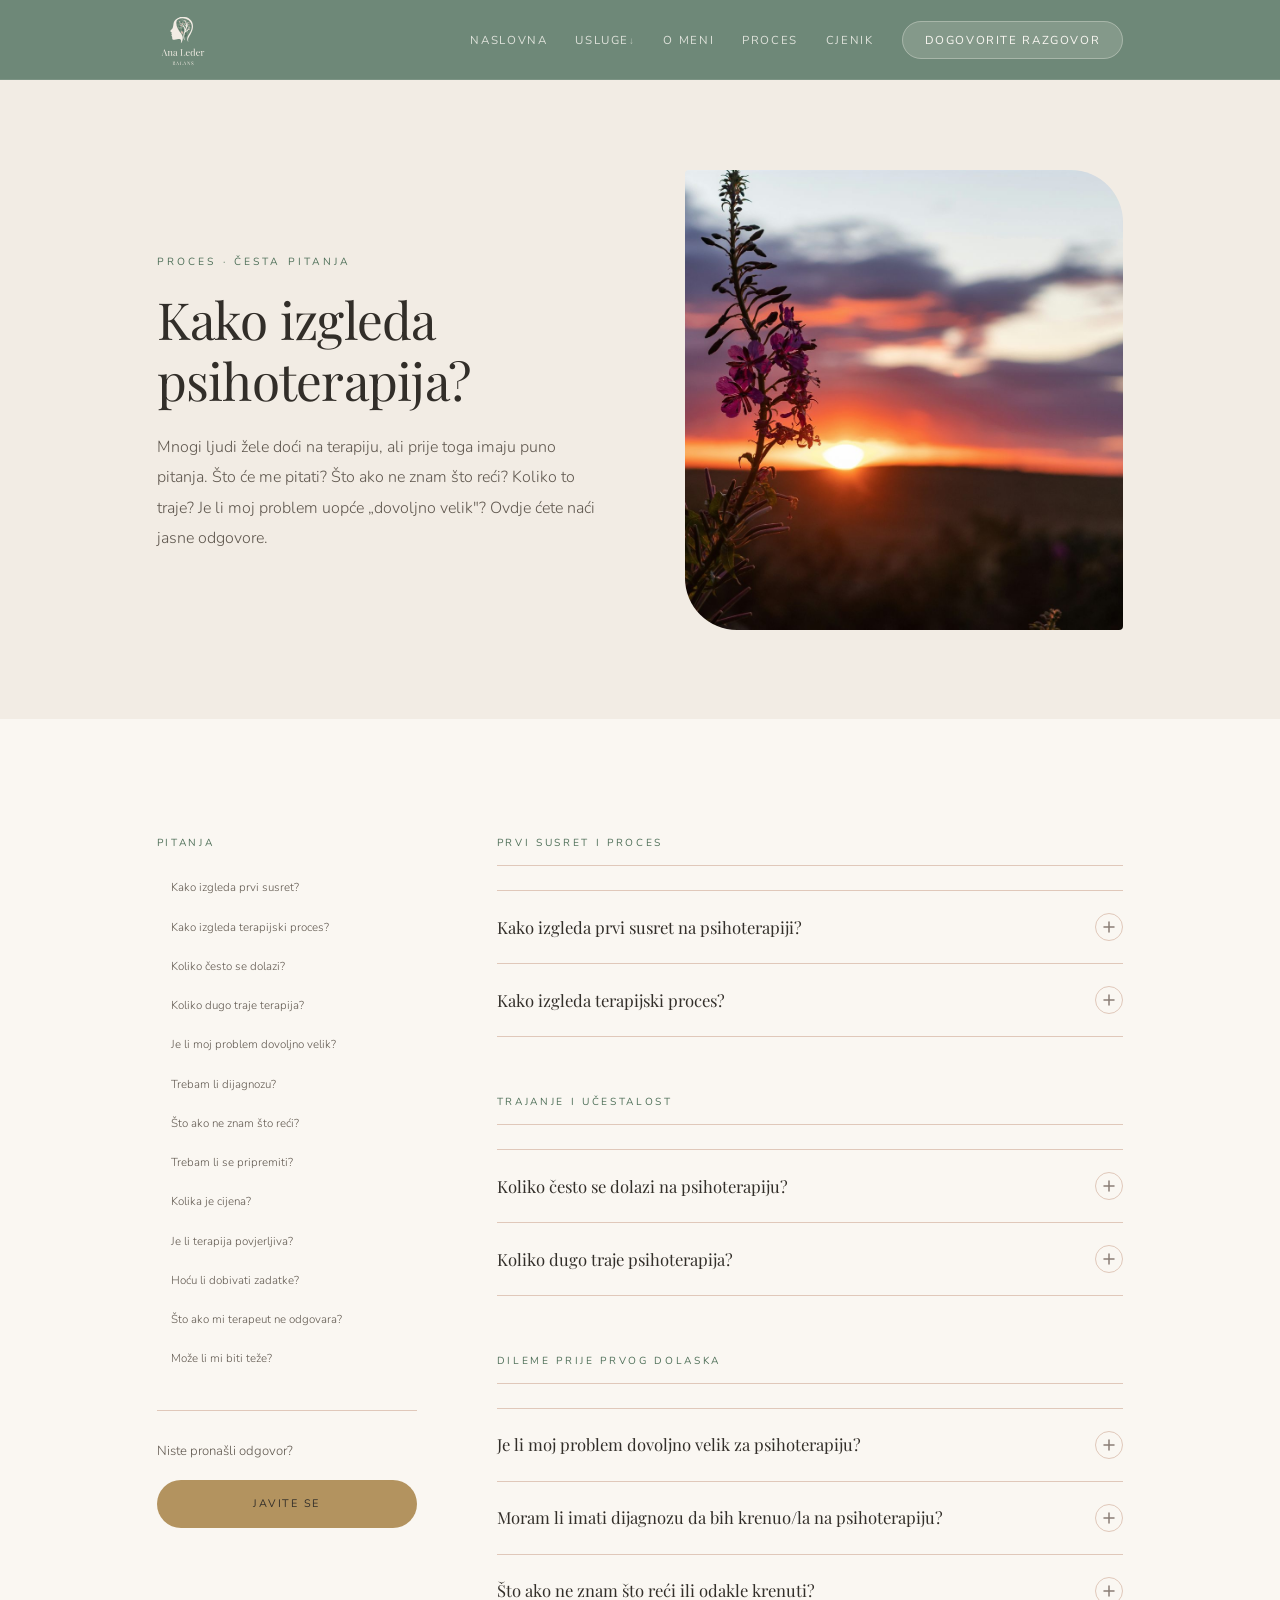
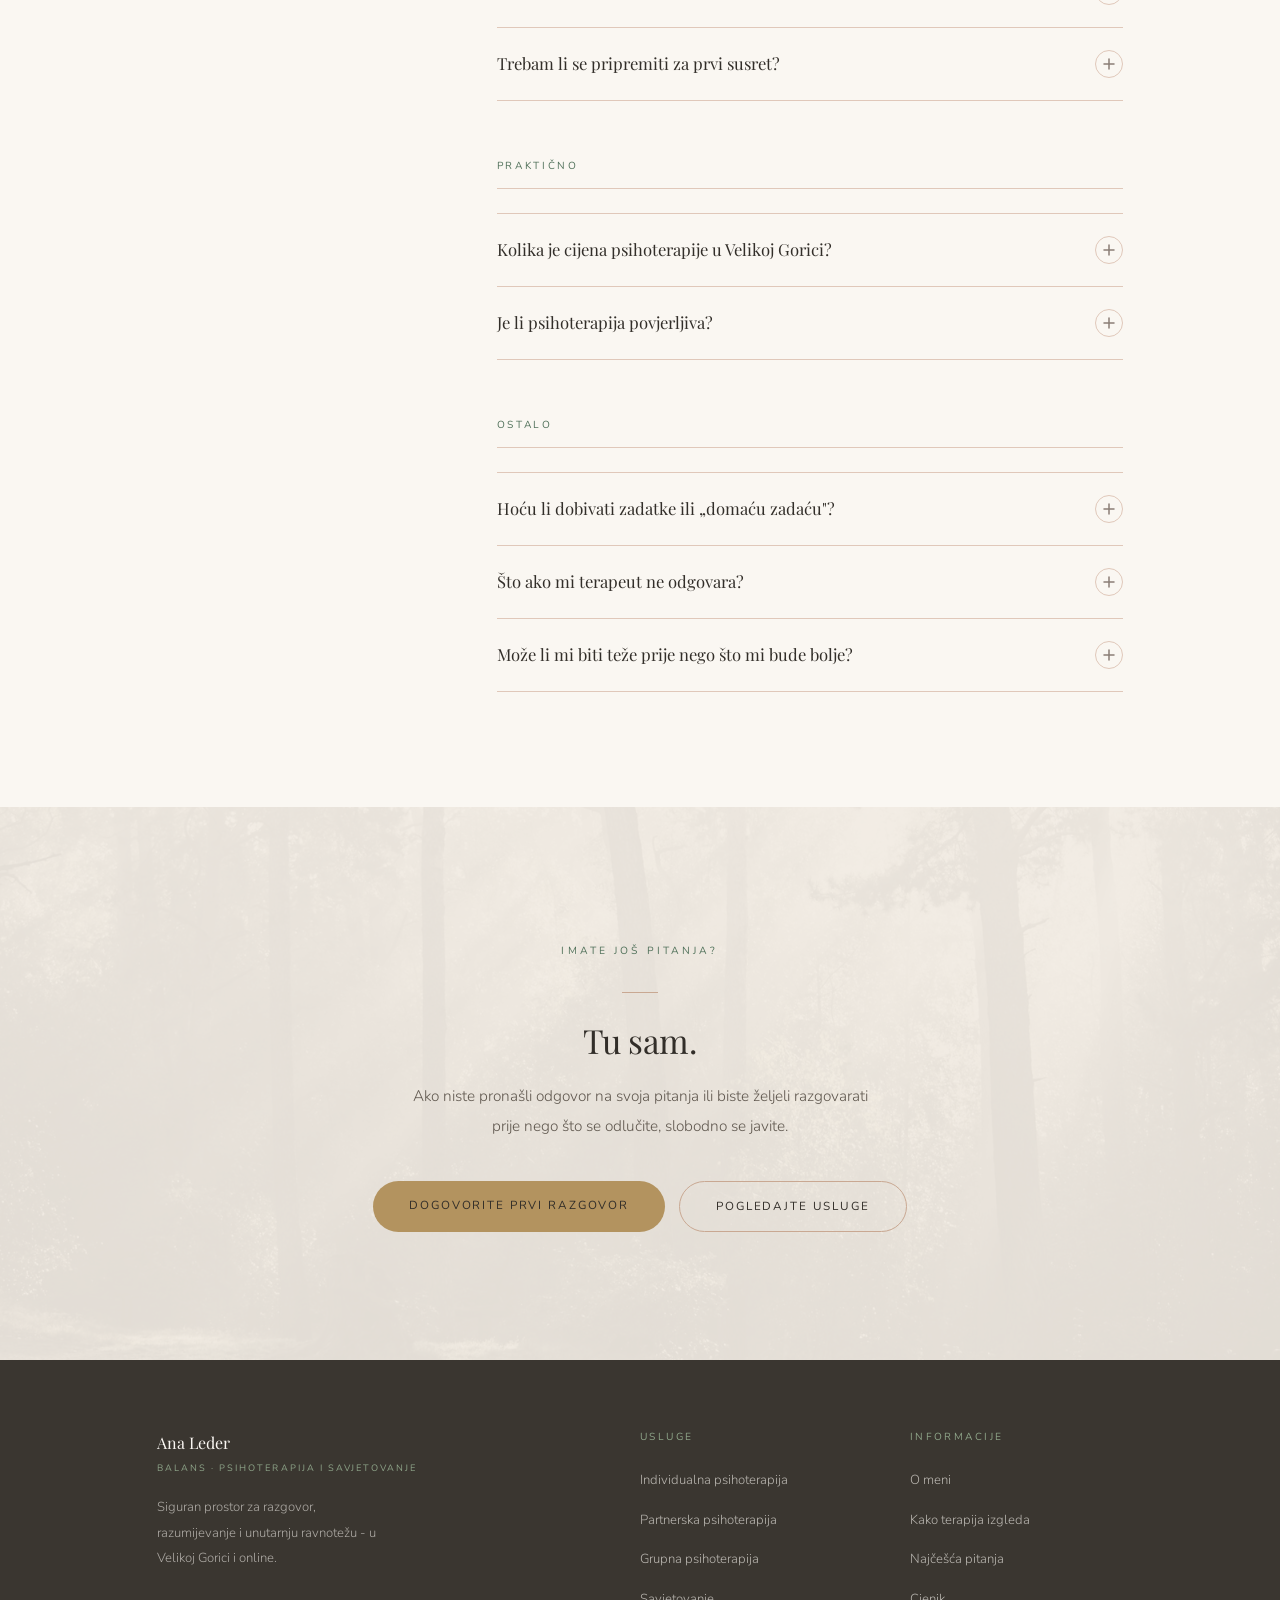
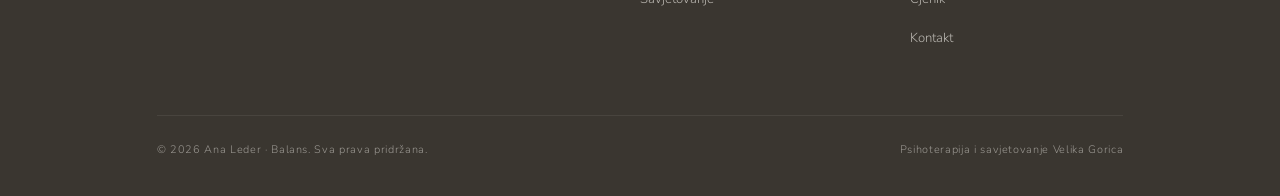
<file: proces-pitanja.html>
<!DOCTYPE html>
<html lang="hr">
<head>
  <meta charset="UTF-8" />
  <meta name="viewport" content="width=device-width, initial-scale=1.0" />

  <!-- SEO -->
  <title>Kako izgleda psihoterapija u Velikoj Gorici | FAQ — Balans Ana Leder</title>
  <meta name="description" content="Imate pitanja prije prvog dolaska na psihoterapiju u Velikoj Gorici? Što očekivati, koliko traje, kolika je cijena — jasni odgovori na najčešća pitanja. Ana Leder, Balans." />
  <meta name="robots" content="index, follow" />
  <link rel="canonical" href="https://psihoterapija-balans.hr/proces-pitanja.html" />

  <!-- Schema.org — FAQ Page -->
  <script type="application/ld+json">
  {
    "@context": "https://schema.org",
    "@type": "FAQPage",
    "mainEntity": [
      { "@type": "Question", "name": "Kako izgleda prvi susret na psihoterapiji?", "acceptedAnswer": { "@type": "Answer", "text": "Prvi susret je upoznavanje. Razgovaramo o tome što vas dovodi, kako se trenutno osjećate i što biste željeli promijeniti. Cilj nije riješiti sve — nego razumjeti vašu situaciju i osjetiti postoji li međusobno povjerenje." } },
      { "@type": "Question", "name": "Koliko dugo traje psihoterapija?", "acceptedAnswer": { "@type": "Answer", "text": "To je vrlo individualno. Nekima odgovara kraći proces od 2 do 4 mjeseca, drugima duža podrška kroz godinu ili više. Okvir i tempo dogovaramo zajedno." } },
      { "@type": "Question", "name": "Kolika je cijena psihoterapije u Velikoj Gorici?", "acceptedAnswer": { "@type": "Answer", "text": "Individualni susret traje 50 minuta, cijena je 50 eura. Partnerska psihoterapija iznosi 60 eura po susretu." } },
      { "@type": "Question", "name": "Je li moj problem dovoljno velik za psihoterapiju?", "acceptedAnswer": { "@type": "Answer", "text": "Ne morate imati veliki problem. Dovoljno je da osjećate da vam je teško, da ste preopterećeni ili da želite bolje razumjeti sebe." } },
      { "@type": "Question", "name": "Je li psihoterapija povjerljiva?", "acceptedAnswer": { "@type": "Answer", "text": "Da. Sve što iznesete na terapiji ostaje povjerljivo. Diskrecija i profesionalna etika temelj su terapijskog rada." } }
    ]
  }
  </script>

  <!-- Fonts — self-hosted woff2 (bez vanjskih zahtjeva); preload kritičnih (latin) za brzi LCP -->
  <link rel="preload" as="font" type="font/woff2" href="fonts/playfair-latin.woff2" crossorigin />
  <link rel="preload" as="font" type="font/woff2" href="fonts/nunito-latin.woff2" crossorigin />

  <!-- Global CSS -->
  <link rel="stylesheet" href="css/style.css" />

  <!-- Favicon -->
  <link rel="icon" href="slike/PsihoterapijaBalanslogo.svg" type="image/svg+xml" />
  <meta name="theme-color" content="#6e8878" />

  <!-- Social / OG slika + Twitter -->
  <meta property="og:site_name" content="Balans — Ana Leder, psihoterapija i savjetovanje" />
  <meta property="og:locale" content="hr_HR" />
  <meta property="og:image" content="https://psihoterapija-balans.hr/slike/PsihoterapijaBalansnature.jpg" />
  <meta property="og:image:width" content="1600" />
  <meta property="og:image:height" content="900" />
  <meta property="og:image:alt" content="Balans — psihoterapija i savjetovanje, Velika Gorica" />
  <meta name="twitter:card" content="summary_large_image" />

  <!-- Lokalni SEO (geo) -->
  <meta name="author" content="Ana Leder" />
  <meta name="geo.region" content="HR" />
  <meta name="geo.placename" content="Velika Gorica" />
  <meta name="geo.position" content="45.7153;16.0753" />
  <meta name="ICBM" content="45.7153, 16.0753" />

  <style>
    /* HERO */
    #hero-faq { padding-top: var(--nav-h); background: var(--canvas); }
    .hero-faq-inner {
      display: grid; grid-template-columns: 1fr 1fr;
      gap: clamp(44px,7vw,100px); align-items: center;
      padding: clamp(48px,7vw,90px) 0;
    }
    .hero-faq-text .label { margin-bottom: 18px; }
    .hero-faq-text h1 { margin-bottom: 20px; line-height: 1.2; }
    .hero-faq-text .lead { font-size: clamp(.9rem,1.3vw,1rem); color: var(--muted); max-width: 46ch; line-height: 1.9; }
    .hero-faq-img img { width:100%; height:clamp(300px,40vw,460px); object-fit:cover; border-radius:4px 52px 4px 52px; filter:saturate(.96); }

    @media (max-width:860px) {
      .hero-faq-inner { grid-template-columns:1fr; padding:48px 0 40px; gap:36px; }
      .hero-faq-img img { height:clamp(220px,55vw,320px); }
    }

    /* FAQ */
    #faq { background: var(--cream); }
    .faq-layout { display:grid; grid-template-columns:260px 1fr; gap:clamp(44px,7vw,80px); align-items:start; }
    .faq-sidebar { position:sticky; top:calc(var(--nav-h) + 32px); }
    .faq-sidebar-title { font-family:'Nunito',sans-serif; font-size:.64rem; font-weight:400; letter-spacing:.26em; text-transform:uppercase; color:var(--moss); margin-bottom:16px; display:block; }
    .faq-sidebar-nav { list-style:none; }
    .faq-sidebar-nav li+li { margin-top:2px; }
    .faq-sidebar-nav a { display:block; padding:10px 14px; font-family:'Nunito',sans-serif; font-size:.72rem; font-weight:300; color:var(--muted); border-radius:6px; transition:background .18s,color .18s; line-height:1.5; }
    .faq-sidebar-nav a:hover { background:var(--canvas); color:var(--dark); }
    .faq-sidebar-cta { margin-top:32px; padding-top:28px; border-top:1px solid var(--clay-l); }
    .faq-sidebar-cta p { font-size:.82rem; margin-bottom:16px; }

    .faq-group { margin-bottom:56px; }
    .faq-group:last-child { margin-bottom:0; }
    .faq-group-title { font-family:'Nunito',sans-serif; font-size:.64rem; font-weight:400; letter-spacing:.26em; text-transform:uppercase; color:var(--moss); margin-bottom:24px; padding-bottom:12px; border-bottom:1px solid var(--clay-l); display:block; }

    .faq-item { border-bottom:1px solid var(--clay-l); }
    .faq-item:first-of-type { border-top:1px solid var(--clay-l); }
    .faq-trigger { width:100%; text-align:left; background:none; border:none; cursor:pointer; display:flex; justify-content:space-between; align-items:center; gap:16px; padding:22px 0; }
    .faq-trigger-text { font-family:'Playfair Display',serif; font-size:clamp(.95rem,1.3vw,1.06rem); color:var(--dark); line-height:1.4; text-align:left; }
    .faq-icon { width:28px; height:28px; border-radius:50%; border:1px solid var(--clay-l); flex-shrink:0; display:flex; align-items:center; justify-content:center; transition:background .2s,border-color .2s; }
    .faq-icon svg { width:12px; height:12px; transition:transform .3s ease; }
    .faq-item.open .faq-icon { background:var(--moss); border-color:var(--moss); }
    .faq-item.open .faq-icon svg { transform:rotate(45deg); }
    .faq-item.open .faq-icon svg path { stroke:var(--cream); }
    .faq-body { display:none; padding:0 0 24px; }
    .faq-item.open .faq-body { display:block; }
    .faq-body p { font-size:.9rem; line-height:1.95; margin:0; }
    .faq-body p+p { margin-top:14px; }

    .faq-body .ans-list { list-style:none; margin-top:14px; }
    .faq-body .ans-list li { display:grid; grid-template-columns:16px 1fr; gap:12px; align-items:start; padding:8px 0; border-bottom:1px solid var(--clay-l); font-size:.88rem; color:var(--muted); font-weight:300; line-height:1.7; }
    .faq-body .ans-list li:first-child { border-top:1px solid var(--clay-l); }
    .faq-body .ans-list li::before { content:'→'; color:var(--moss); font-size:.75rem; margin-top:3px; }

    .price-box { margin-top:16px; display:grid; grid-template-columns:1fr 1fr; gap:12px; }
    .price-box-item { padding:18px 20px; background:var(--canvas); border:1px solid var(--clay-l); border-radius:8px; text-align:center; }
    .price-box-item .pb-label { font-family:'Nunito',sans-serif; font-size:.62rem; font-weight:400; letter-spacing:.2em; text-transform:uppercase; color:var(--muted); display:block; margin-bottom:6px; }
    .price-box-item .pb-price { font-family:'Playfair Display',serif; font-size:1.6rem; color:var(--dark); line-height:1; }
    .price-box-item .pb-price sup { font-size:.8rem; vertical-align:super; }
    .price-box-item .pb-unit { font-family:'Nunito',sans-serif; font-size:.68rem; color:var(--muted); font-weight:300; display:block; margin-top:4px; }

    @media (max-width:900px) { .faq-layout { grid-template-columns:1fr; } .faq-sidebar { display:none; } }
    @media (max-width:500px) { .price-box { grid-template-columns:1fr; } }

    /* CTA */
    #cta-final { padding:clamp(80px,10vw,140px) 0; background:var(--canvas); position:relative; overflow:hidden; }
    #cta-final::before { content:''; position:absolute; inset:0; background:url('slike/PsihoterapijaBalansnature.jpg') center/cover no-repeat; opacity:.06; filter:saturate(.2); }
    .cta-box { position:relative; z-index:1; max-width:600px; margin:0 auto; text-align:center; }
    .cta-box h2 { margin-bottom:20px; }
    .cta-box p { max-width:52ch; margin:0 auto; }
    .cta-btns { margin-top:40px; display:flex; gap:14px; justify-content:center; flex-wrap:wrap; }
  </style>
</head>

<body>

<!-- HEADER -->
<nav id="site-nav">
  <div class="wrap nav-i">
    <a href="index.html" class="nav-logo" aria-label="Balans Ana Leder — povratak na naslovnicu">
      <img src="slike/PsihoterapijaBalanslogo.svg" alt="Balans — Ana Leder, psihoterapija i savjetovanje" width="52" height="52" />
    </a>
    <button class="nav-burger" id="burger" aria-label="Otvori izbornik" aria-expanded="false">
      <span></span><span></span><span></span>
    </button>
    <ul class="nav-links" id="nav-links" role="list">
      <li><a href="index.html">Naslovna</a></li>
      <li class="has-dropdown">
        <a href="#" aria-haspopup="true">Usluge</a>
        <ul class="dropdown" role="list">
          <li><a href="individualna-psihoterapija.html">Individualna psihoterapija</a></li>
          <li><a href="partnerska-psihoterapija.html">Partnerska psihoterapija</a></li>
          <li><a href="grupna-psihoterapija.html">Grupna psihoterapija</a></li>
          <li><a href="savjetovanje.html">Savjetovanje</a></li>
        </ul>
      </li>
      <li><a href="o-meni.html">O meni</a></li>
      <li><a href="proces-pitanja.html">Proces</a></li>
      <li><a href="cjenik.html">Cjenik</a></li>
      <li><a href="kontakt.html" class="ncta">Dogovorite razgovor</a></li>
    </ul>
  </div>
</nav>

<main>

  <!-- HERO -->
  <section id="hero-faq" aria-label="Kako izgleda psihoterapija">
    <div class="wrap">
      <div class="hero-faq-inner">
        <div class="hero-faq-text rv">
          <span class="label">Proces · Česta pitanja</span>
          <h1>Kako izgleda psihoterapija?</h1>
          <p class="lead">Mnogi ljudi žele doći na terapiju, ali prije toga imaju puno pitanja. Što će me pitati? Što ako ne znam što reći? Koliko to traje? Je li moj problem uopće „dovoljno velik"? Ovdje ćete naći jasne odgovore.</p>
        </div>
        <div class="hero-faq-img rv">
          <!-- PLACEHOLDER: <img src="slike/faq-hero.jpg" ... /> -->
          <img src="slike/cvijece.jpg" alt="Prostor za razgovor i razumijevanje — psihoterapija Velika Gorica" width="700" height="460" loading="eager" fetchpriority="high" decoding="async" />
        </div>
      </div>
    </div>
  </section>

  <!-- FAQ -->
  <section id="faq" class="section" aria-label="Česta pitanja o psihoterapiji">
    <div class="wrap">
      <div class="faq-layout">

        <aside class="faq-sidebar rv">
          <span class="faq-sidebar-title">Pitanja</span>
          <ul class="faq-sidebar-nav">
            <li><a href="#faq-prvi-susret">Kako izgleda prvi susret?</a></li>
            <li><a href="#faq-proces">Kako izgleda terapijski proces?</a></li>
            <li><a href="#faq-ucestalost">Koliko često se dolazi?</a></li>
            <li><a href="#faq-trajanje">Koliko dugo traje terapija?</a></li>
            <li><a href="#faq-problem">Je li moj problem dovoljno velik?</a></li>
            <li><a href="#faq-dijagnoza">Trebam li dijagnozu?</a></li>
            <li><a href="#faq-sto-reci">Što ako ne znam što reći?</a></li>
            <li><a href="#faq-priprema">Trebam li se pripremiti?</a></li>
            <li><a href="#faq-cijena">Kolika je cijena?</a></li>
            <li><a href="#faq-povjerljivost">Je li terapija povjerljiva?</a></li>
            <li><a href="#faq-zadaci">Hoću li dobivati zadatke?</a></li>
            <li><a href="#faq-terapeut">Što ako mi terapeut ne odgovara?</a></li>
            <li><a href="#faq-teze">Može li mi biti teže?</a></li>
          </ul>
          <div class="faq-sidebar-cta">
            <p>Niste pronašli odgovor?</p>
            <a href="kontakt.html" class="btn btn-dark" style="display:block;text-align:center;font-size:.68rem;">Javite se</a>
          </div>
        </aside>

        <div class="faq-list">

          <div class="faq-group rv" id="faq-prvi-susret">
            <span class="faq-group-title">Prvi susret i proces</span>
            <div class="faq-item">
              <button class="faq-trigger" aria-expanded="false">
                <span class="faq-trigger-text">Kako izgleda prvi susret na psihoterapiji?</span>
                <span class="faq-icon" aria-hidden="true"><svg viewBox="0 0 12 12" fill="none"><path d="M6 1V11M1 6H11" stroke="#8a7e75" stroke-width="1.5" stroke-linecap="round"/></svg></span>
              </button>
              <div class="faq-body">
                <p>Prvi susret je upoznavanje. Nema „točnih" odgovora i ne morate znati kako započeti, ja kao terapeut znam kako vas slušati i koja pitanja postavljati.</p>
                <p>Razgovaramo o tome što vas dovodi, kako se trenutno osjećate i što biste željeli promijeniti. Tempo je prilagođen vama — ako vam treba vrijeme da se opustite, uzet ćemo ga.</p>
                <p>Cilj prvog susreta nije „riješiti sve", nego razumjeti vašu situaciju i osjetiti postoji li međusobno povjerenje.</p>
              </div>
            </div>
            <div class="faq-item" id="faq-proces">
              <button class="faq-trigger" aria-expanded="false">
                <span class="faq-trigger-text">Kako izgleda terapijski proces?</span>
                <span class="faq-icon" aria-hidden="true"><svg viewBox="0 0 12 12" fill="none"><path d="M6 1V11M1 6H11" stroke="#8a7e75" stroke-width="1.5" stroke-linecap="round"/></svg></span>
              </button>
              <div class="faq-body">
                <p>Psihoterapija je proces, a ne brzi savjet. U sigurnom prostoru razgovaramo o emocijama, obrascima ponašanja, odnosima i unutarnjim konfliktima.</p>
                <p>Terapija nije samo „pričanje problema", već:</p>
                <ul class="ans-list">
                  <li>Bolje razumijevanje sebe</li>
                  <li>Osvještavanje postojećih emocionalnih i ponašajnih obrazaca</li>
                  <li>Prepoznavanje krivih uvjerenja</li>
                  <li>Usvajanje novih, funkcionalnijih obrazaca reagiranja</li>
                  <li>Postupno vraćanje unutarnjeg balansa</li>
                </ul>
                <p style="margin-top:16px;">Tempo rada prilagođen je vama. Nema pritiska. Nema forsiranja.</p>
              </div>
            </div>
          </div>

          <div class="faq-group rv" id="faq-ucestalost">
            <span class="faq-group-title">Trajanje i učestalost</span>
            <div class="faq-item">
              <button class="faq-trigger" aria-expanded="false">
                <span class="faq-trigger-text">Koliko često se dolazi na psihoterapiju?</span>
                <span class="faq-icon" aria-hidden="true"><svg viewBox="0 0 12 12" fill="none"><path d="M6 1V11M1 6H11" stroke="#8a7e75" stroke-width="1.5" stroke-linecap="round"/></svg></span>
              </button>
              <div class="faq-body">
                <p>Na početku se susreti najčešće održavaju jednom tjedno, jer je redovitost važna za uspostavljanje kontinuiteta, osjećaja sigurnosti i dubljeg terapijskog rada.</p>
                <p>Ovisno o vašim potrebama i fazi rada, u kasnijem tijeku moguće je dogovoriti rjeđu dinamiku susreta. Psihoterapija nije utrka — već proces koji se odvija u vašem ritmu.</p>
              </div>
            </div>
            <div class="faq-item" id="faq-trajanje">
              <button class="faq-trigger" aria-expanded="false">
                <span class="faq-trigger-text">Koliko dugo traje psihoterapija?</span>
                <span class="faq-icon" aria-hidden="true"><svg viewBox="0 0 12 12" fill="none"><path d="M6 1V11M1 6H11" stroke="#8a7e75" stroke-width="1.5" stroke-linecap="round"/></svg></span>
              </button>
              <div class="faq-body">
                <p>To je vrlo individualno. Nekima odgovara kraći proces, primjerice 2 do 4 mjeseca. Drugima odgovara duža podrška kroz godinu ili više.</p>
                <p>Okvir i tempo dogovaramo zajedno, u skladu s vašim potrebama i mogućnostima.</p>
              </div>
            </div>
          </div>

          <div class="faq-group rv" id="faq-problem">
            <span class="faq-group-title">Dileme prije prvog dolaska</span>
            <div class="faq-item">
              <button class="faq-trigger" aria-expanded="false">
                <span class="faq-trigger-text">Je li moj problem dovoljno velik za psihoterapiju?</span>
                <span class="faq-icon" aria-hidden="true"><svg viewBox="0 0 12 12" fill="none"><path d="M6 1V11M1 6H11" stroke="#8a7e75" stroke-width="1.5" stroke-linecap="round"/></svg></span>
              </button>
              <div class="faq-body">
                <p>Ovo je jedno od najčešćih pitanja. Ne morate imati „veliki" problem. Dovoljno je:</p>
                <ul class="ans-list">
                  <li>Da osjećate da vam je teško</li>
                  <li>Da ste preopterećeni ili izgubljeni</li>
                  <li>Da se vrtite u istim nefunkcionalnim obrascima</li>
                  <li>Da želite bolje razumjeti sebe</li>
                  <li>Da želite više unutarnje ravnoteže</li>
                </ul>
                <p style="margin-top:16px;">Terapija nije rezervirana samo za krize. Ako se pitate treba li vam pomoć, to je već dovoljan razlog da barem dođete na razgovor.</p>
              </div>
            </div>
            <div class="faq-item" id="faq-dijagnoza">
              <button class="faq-trigger" aria-expanded="false">
                <span class="faq-trigger-text">Moram li imati dijagnozu da bih krenuo/la na psihoterapiju?</span>
                <span class="faq-icon" aria-hidden="true"><svg viewBox="0 0 12 12" fill="none"><path d="M6 1V11M1 6H11" stroke="#8a7e75" stroke-width="1.5" stroke-linecap="round"/></svg></span>
              </button>
              <div class="faq-body">
                <p>Ne. Većina ljudi dolazi na savjetovanje i psihoterapiju bez dijagnoze. Psihoterapija nije etiketiranje, ona je prostor za razgovor, olakšanje i promjenu.</p>
              </div>
            </div>
            <div class="faq-item" id="faq-sto-reci">
              <button class="faq-trigger" aria-expanded="false">
                <span class="faq-trigger-text">Što ako ne znam što reći ili odakle krenuti?</span>
                <span class="faq-icon" aria-hidden="true"><svg viewBox="0 0 12 12" fill="none"><path d="M6 1V11M1 6H11" stroke="#8a7e75" stroke-width="1.5" stroke-linecap="round"/></svg></span>
              </button>
              <div class="faq-body">
                <p>To je vrlo čest razlog dolaska. Mnogi ljudi dođu s nejasnim osjećajem nelagode ili unutarnjeg pritiska — i to je u redu. Terapija je siguran prostor u kojem se te nejasnoće mogu polako istražiti i dobiti smisao.</p>
              </div>
            </div>
            <div class="faq-item" id="faq-priprema">
              <button class="faq-trigger" aria-expanded="false">
                <span class="faq-trigger-text">Trebam li se pripremiti za prvi susret?</span>
                <span class="faq-icon" aria-hidden="true"><svg viewBox="0 0 12 12" fill="none"><path d="M6 1V11M1 6H11" stroke="#8a7e75" stroke-width="1.5" stroke-linecap="round"/></svg></span>
              </button>
              <div class="faq-body">
                <p>Ne trebate posebnu pripremu. Najvažnije je da si dopustite napraviti prvi korak.</p>
                <p>Kada dođete, podijelit ćete onoliko koliko vam je u tom trenutku ugodno. Moja je uloga da vas kroz proces vodim stručno, obzirno i s pažnjom.</p>
              </div>
            </div>
          </div>

          <div class="faq-group rv" id="faq-cijena">
            <span class="faq-group-title">Praktično</span>
            <div class="faq-item">
              <button class="faq-trigger" aria-expanded="false">
                <span class="faq-trigger-text">Kolika je cijena psihoterapije u Velikoj Gorici?</span>
                <span class="faq-icon" aria-hidden="true"><svg viewBox="0 0 12 12" fill="none"><path d="M6 1V11M1 6H11" stroke="#8a7e75" stroke-width="1.5" stroke-linecap="round"/></svg></span>
              </button>
              <div class="faq-body">
                <p>Individualni susret traje 50, a partnerski 60 minuta. Jasni dogovori i transparentnost važan su dio profesionalnog odnosa.</p>
                <div class="price-box">
                  <div class="price-box-item">
                    <span class="pb-label">Individualna</span>
                    <span class="pb-price"><sup>€</sup>50</span>
                    <span class="pb-unit">po susretu · 50 min</span>
                  </div>
                  <div class="price-box-item">
                    <span class="pb-label">Partnerska</span>
                    <span class="pb-price"><sup>€</sup>60</span>
                    <span class="pb-unit">po susretu · 60 min</span>
                  </div>
                </div>
              </div>
            </div>
            <div class="faq-item" id="faq-povjerljivost">
              <button class="faq-trigger" aria-expanded="false">
                <span class="faq-trigger-text">Je li psihoterapija povjerljiva?</span>
                <span class="faq-icon" aria-hidden="true"><svg viewBox="0 0 12 12" fill="none"><path d="M6 1V11M1 6H11" stroke="#8a7e75" stroke-width="1.5" stroke-linecap="round"/></svg></span>
              </button>
              <div class="faq-body">
                <p>Da. Sve što iznesete na terapiji ostaje povjerljivo. Diskrecija i profesionalna etika temelj su terapijskog rada.</p>
              </div>
            </div>
          </div>

          <div class="faq-group rv" id="faq-ostalo">
            <span class="faq-group-title">Ostalo</span>
            <div class="faq-item" id="faq-zadaci">
              <button class="faq-trigger" aria-expanded="false">
                <span class="faq-trigger-text">Hoću li dobivati zadatke ili „domaću zadaću"?</span>
                <span class="faq-icon" aria-hidden="true"><svg viewBox="0 0 12 12" fill="none"><path d="M6 1V11M1 6H11" stroke="#8a7e75" stroke-width="1.5" stroke-linecap="round"/></svg></span>
              </button>
              <div class="faq-body">
                <p>Ponekad, ali samo u dogovoru s vama, bez pritiska. Cilj je da vam bude korisno i primjenjivo u svakodnevnom životu.</p>
              </div>
            </div>
            <div class="faq-item" id="faq-terapeut">
              <button class="faq-trigger" aria-expanded="false">
                <span class="faq-trigger-text">Što ako mi terapeut ne odgovara?</span>
                <span class="faq-icon" aria-hidden="true"><svg viewBox="0 0 12 12" fill="none"><path d="M6 1V11M1 6H11" stroke="#8a7e75" stroke-width="1.5" stroke-linecap="round"/></svg></span>
              </button>
              <div class="faq-body">
                <p>To je legitimno i važno. Terapija se prilagođava vama, a ne obrnuto. Važno je da se u odnosu osjećate sigurno, viđeno i poštovano.</p>
              </div>
            </div>
            <div class="faq-item" id="faq-teze">
              <button class="faq-trigger" aria-expanded="false">
                <span class="faq-trigger-text">Može li mi biti teže prije nego što mi bude bolje?</span>
                <span class="faq-icon" aria-hidden="true"><svg viewBox="0 0 12 12" fill="none"><path d="M6 1V11M1 6H11" stroke="#8a7e75" stroke-width="1.5" stroke-linecap="round"/></svg></span>
              </button>
              <div class="faq-body">
                <p>Ponekad može. Terapija ponekad otvara teške teme koje su dugo bile potisnute. Cilj je da kroz siguran odnos i podršku postupno dođete do više jasnoće, olakšanja i unutarnje stabilnosti.</p>
              </div>
            </div>
          </div>

        </div>
      </div>
    </div>
  </section>

  <!-- ZAVRŠNI CTA -->
  <section id="cta-final" aria-label="Imate još pitanja">
    <div class="wrap">
      <div class="cta-box rv">
        <span class="label">Imate još pitanja?</span>
        <div class="rule center" style="margin-top:14px;"></div>
        <h2>Tu sam.</h2>
        <p>Ako niste pronašli odgovor na svoja pitanja ili biste željeli razgovarati prije nego što se odlučite, slobodno se javite.</p>
        <div class="cta-btns">
          <a href="kontakt.html" class="btn btn-dark">Dogovorite prvi razgovor</a>
          <a href="individualna-psihoterapija.html" class="btn btn-ghost">Pogledajte usluge</a>
        </div>
      </div>
    </div>
  </section>

</main>

<!-- FOOTER -->
<footer>
  <div class="wrap">
    <div class="ft-grid">
      <div class="ft-brand">
        <div class="ft-logo">Ana Leder<small>Balans · Psihoterapija i savjetovanje</small></div>
        <p>Siguran prostor za razgovor, razumijevanje i unutarnju ravnotežu - u Velikoj Gorici i online.</p>
      </div>
      <div class="ft-col">
        <h5>Usluge</h5>
        <ul>
          <li><a href="individualna-psihoterapija.html">Individualna psihoterapija</a></li>
          <li><a href="partnerska-psihoterapija.html">Partnerska psihoterapija</a></li>
          <li><a href="grupna-psihoterapija.html">Grupna psihoterapija</a></li>
          <li><a href="savjetovanje.html">Savjetovanje</a></li>
        </ul>
      </div>
      <div class="ft-col">
        <h5>Informacije</h5>
        <ul>
          <li><a href="o-meni.html">O meni</a></li>
          <li><a href="proces-pitanja.html">Kako terapija izgleda</a></li>
          <li><a href="proces-pitanja.html#faq">Najčešća pitanja</a></li>
          <li><a href="cjenik.html">Cjenik</a></li>
          <li><a href="kontakt.html">Kontakt</a></li>
        </ul>
      </div>
    </div>
    <div class="ft-bottom">
      <span>© 2026 Ana Leder · Balans. Sva prava pridržana.</span>
      <span>Psihoterapija i savjetovanje Velika Gorica</span>
    </div>
  </div>
</footer>

<script>
  const burger = document.getElementById('burger');
  const navLinks = document.getElementById('nav-links');
  burger.addEventListener('click', () => {
    const isOpen = navLinks.classList.toggle('open');
    burger.classList.toggle('open', isOpen);
    burger.setAttribute('aria-expanded', isOpen);
  });
  navLinks.querySelectorAll('.dropdown a').forEach(link => {
    link.addEventListener('click', () => {
      navLinks.classList.remove('open');
      burger.classList.remove('open');
      burger.setAttribute('aria-expanded', 'false');
    });
  });
  const nav = document.getElementById('site-nav');
  window.addEventListener('scroll', () => { nav.classList.toggle('scrolled', scrollY > 30); }, { passive: true });
  const revealEls = document.querySelectorAll('.rv');
  const io = new IntersectionObserver(entries => {
    entries.forEach(e => { if (e.isIntersecting) { e.target.classList.add('on'); io.unobserve(e.target); } });
  }, { threshold: 0.08 });
  revealEls.forEach(el => io.observe(el));
  document.querySelectorAll('.faq-trigger').forEach(trigger => {
    trigger.addEventListener('click', () => {
      const item = trigger.closest('.faq-item');
      const isOpen = item.classList.contains('open');
      const group = item.closest('.faq-group');
      group.querySelectorAll('.faq-item.open').forEach(openItem => {
        if (openItem !== item) { openItem.classList.remove('open'); openItem.querySelector('.faq-trigger').setAttribute('aria-expanded', 'false'); }
      });
      item.classList.toggle('open', !isOpen);
      trigger.setAttribute('aria-expanded', !isOpen);
    });
  });
</script>

</body>
</html>
</file>
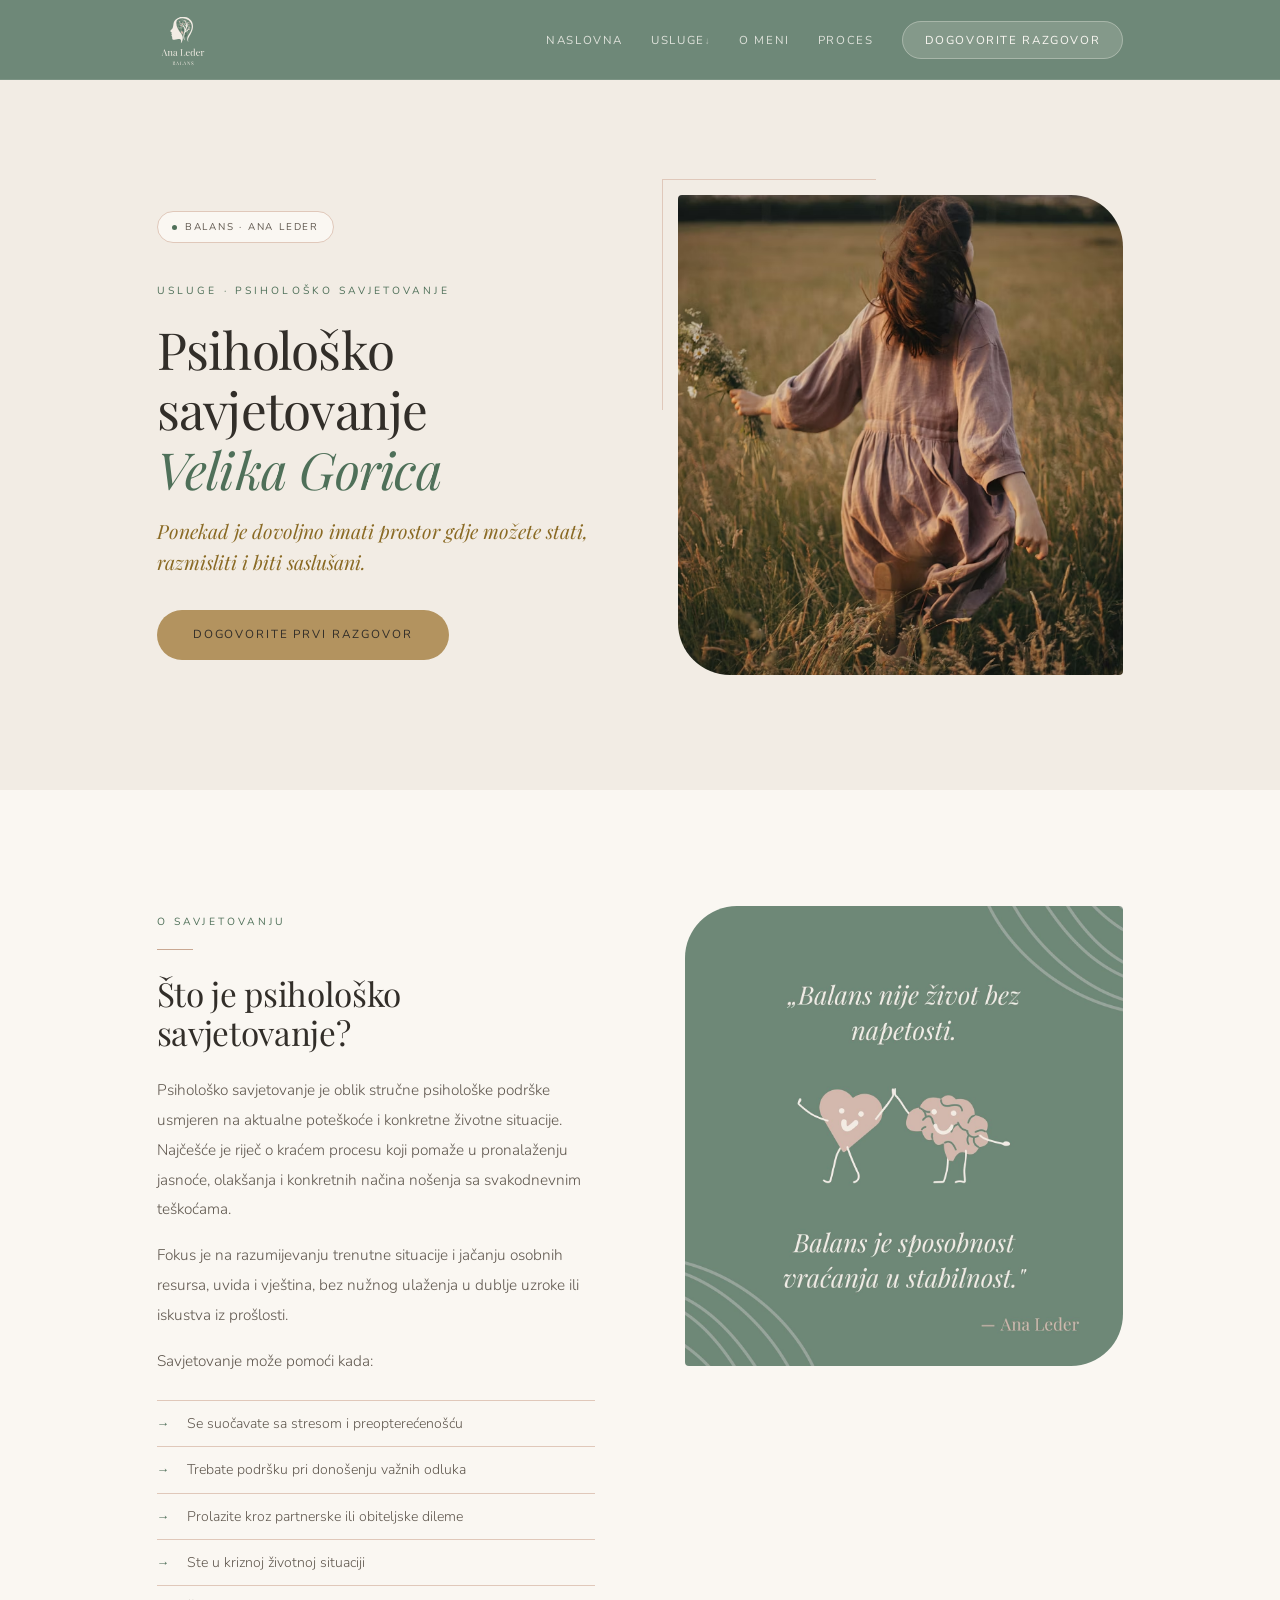
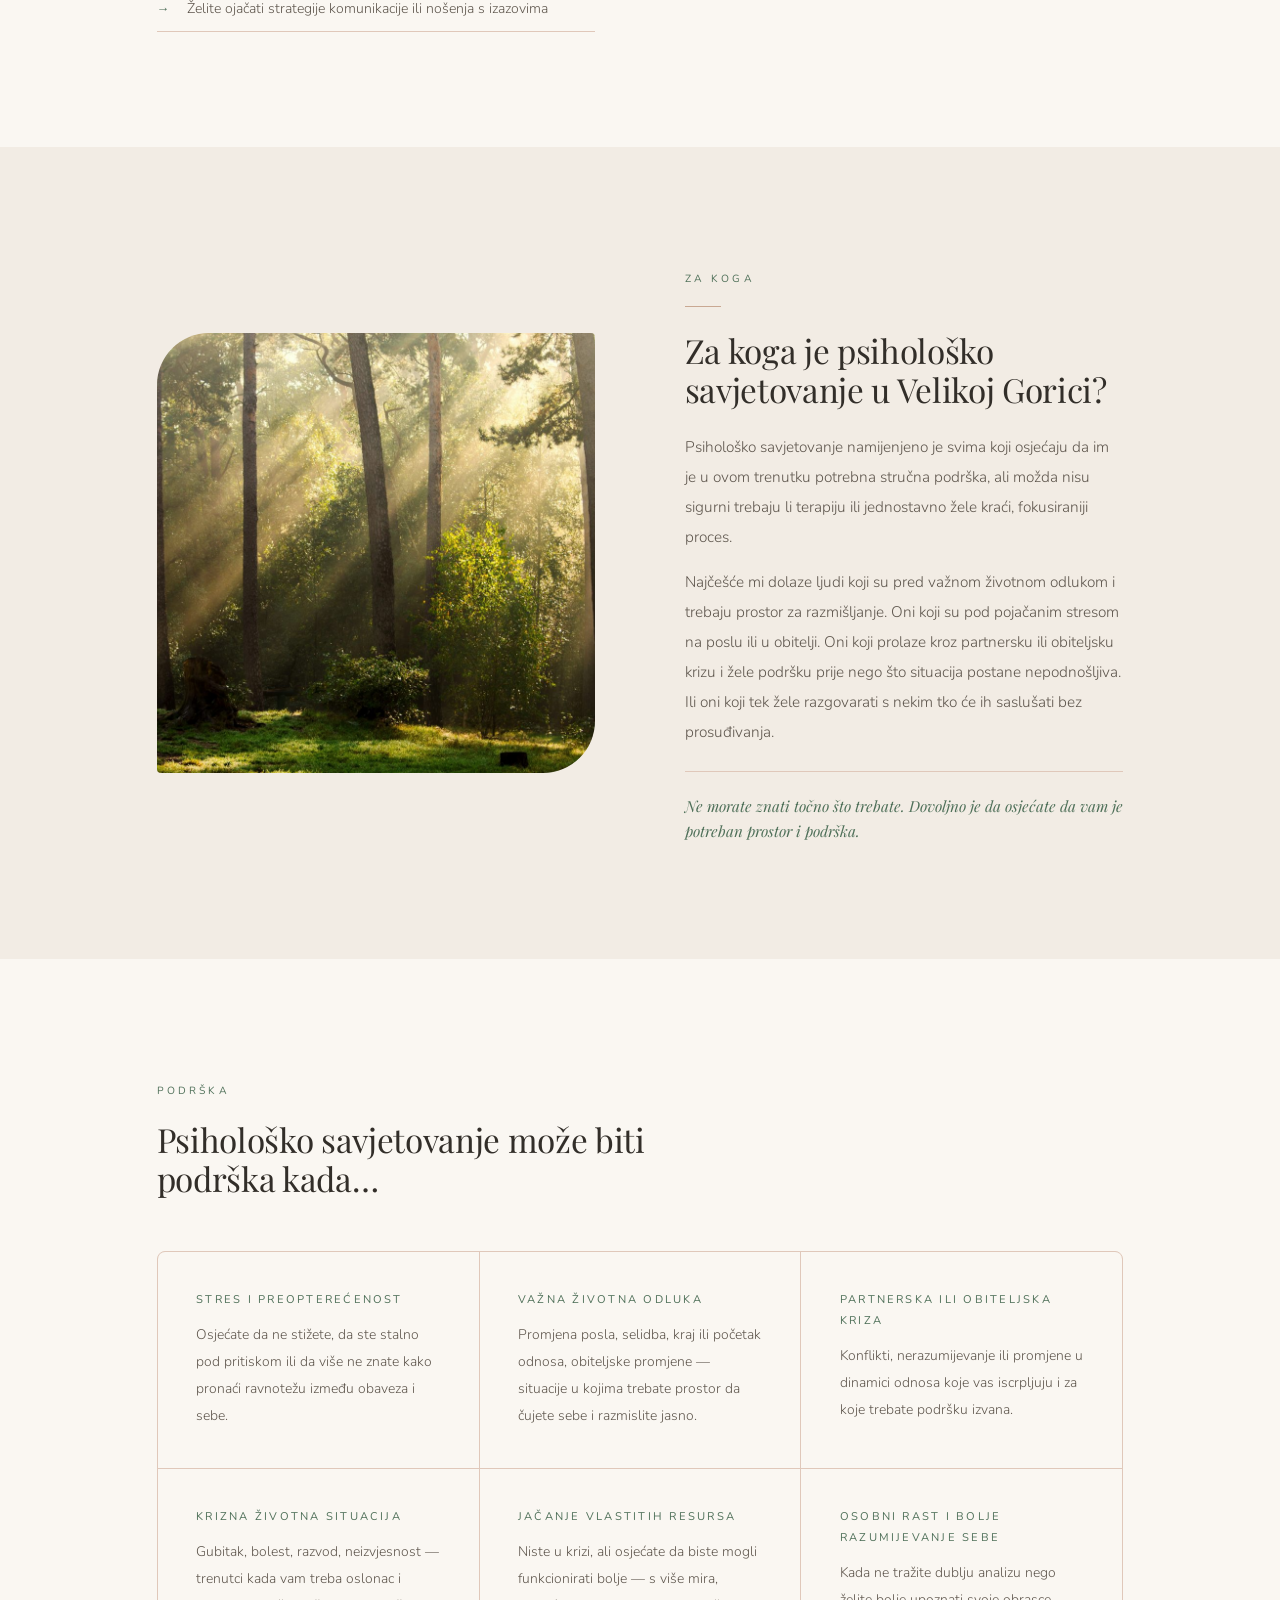
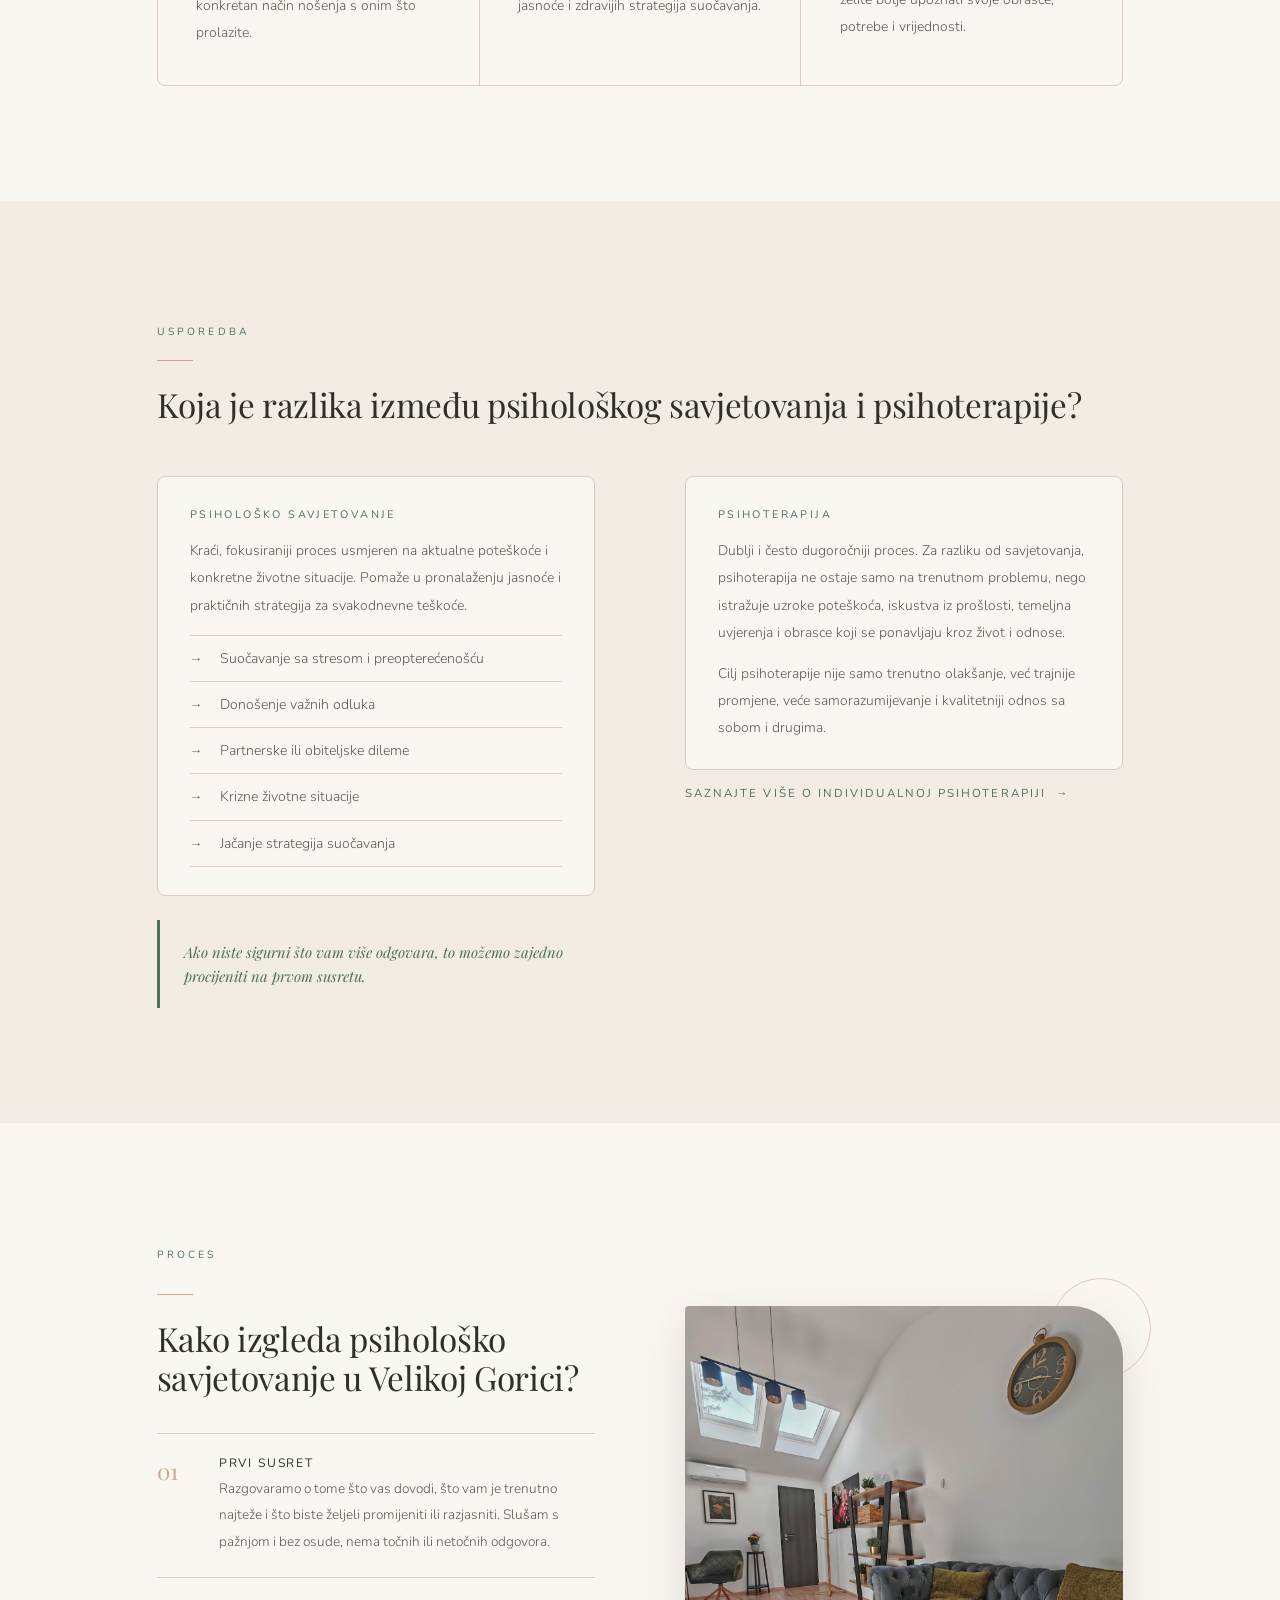
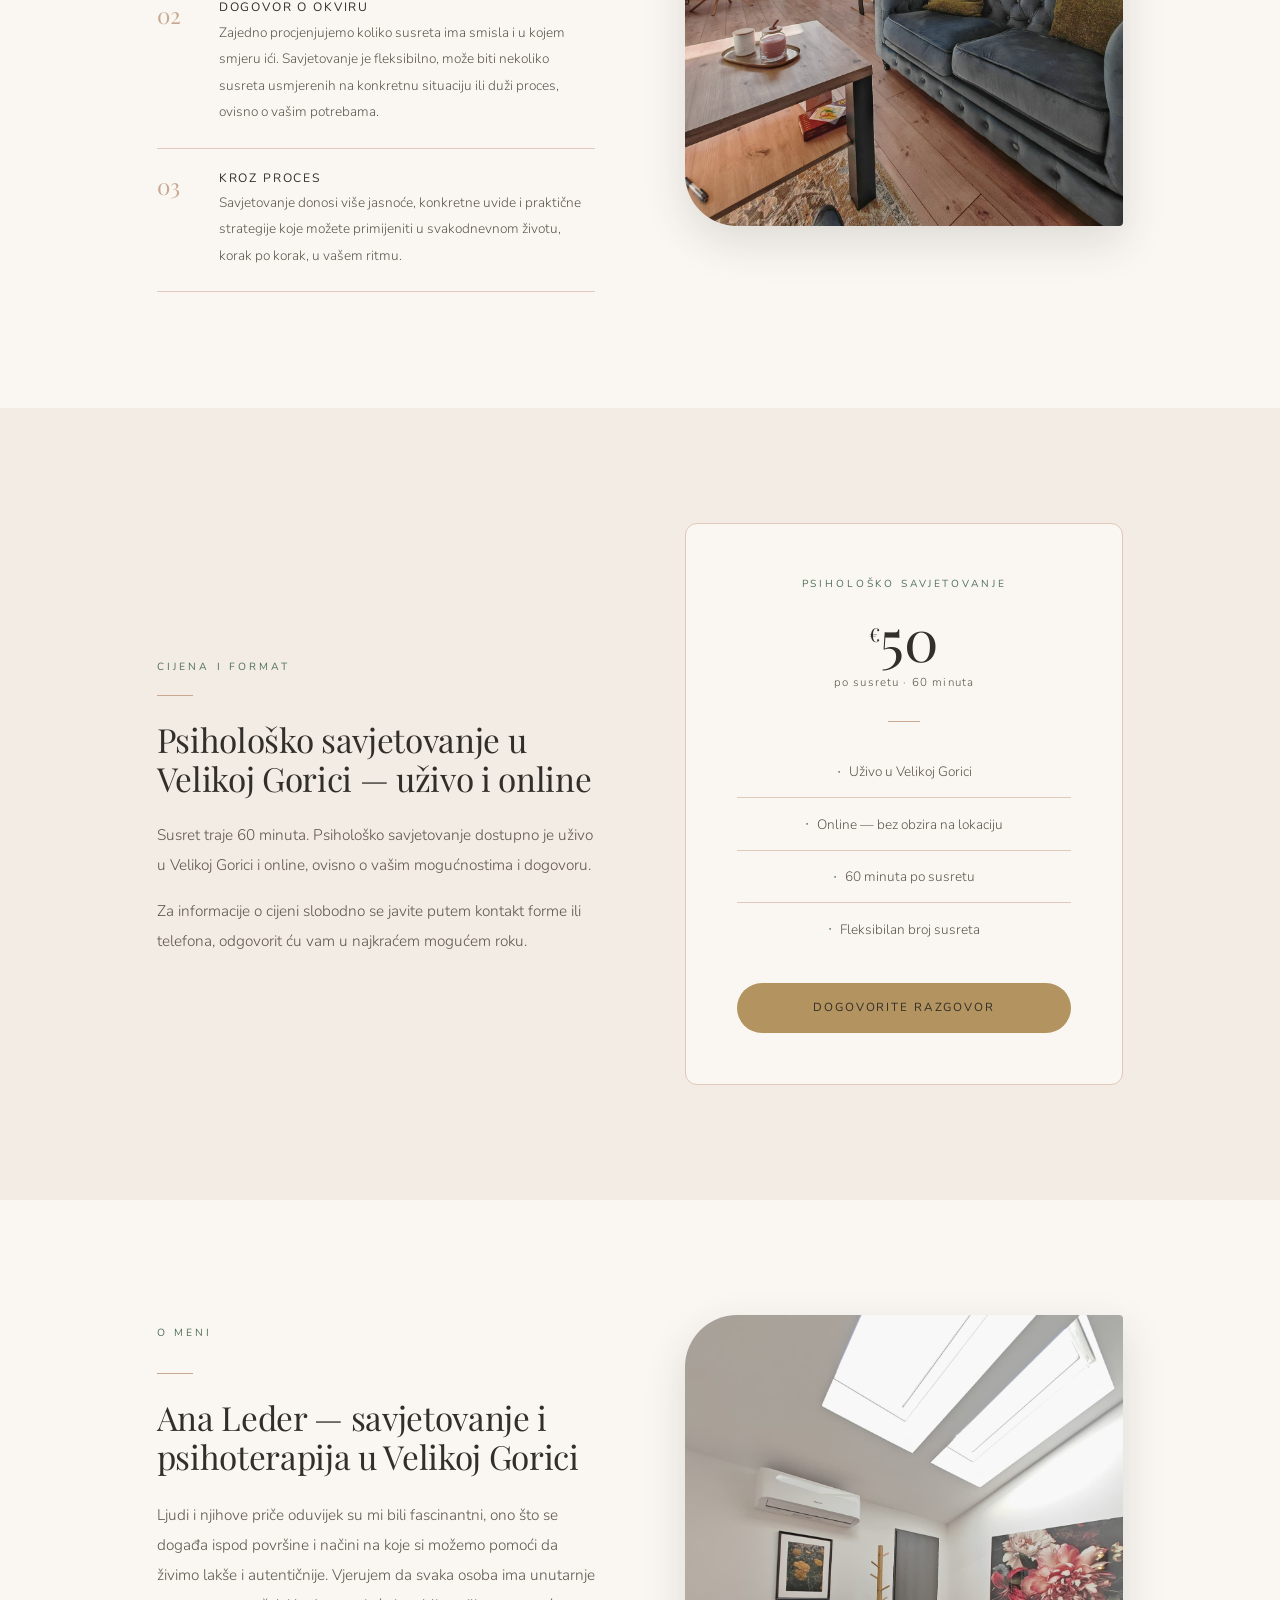
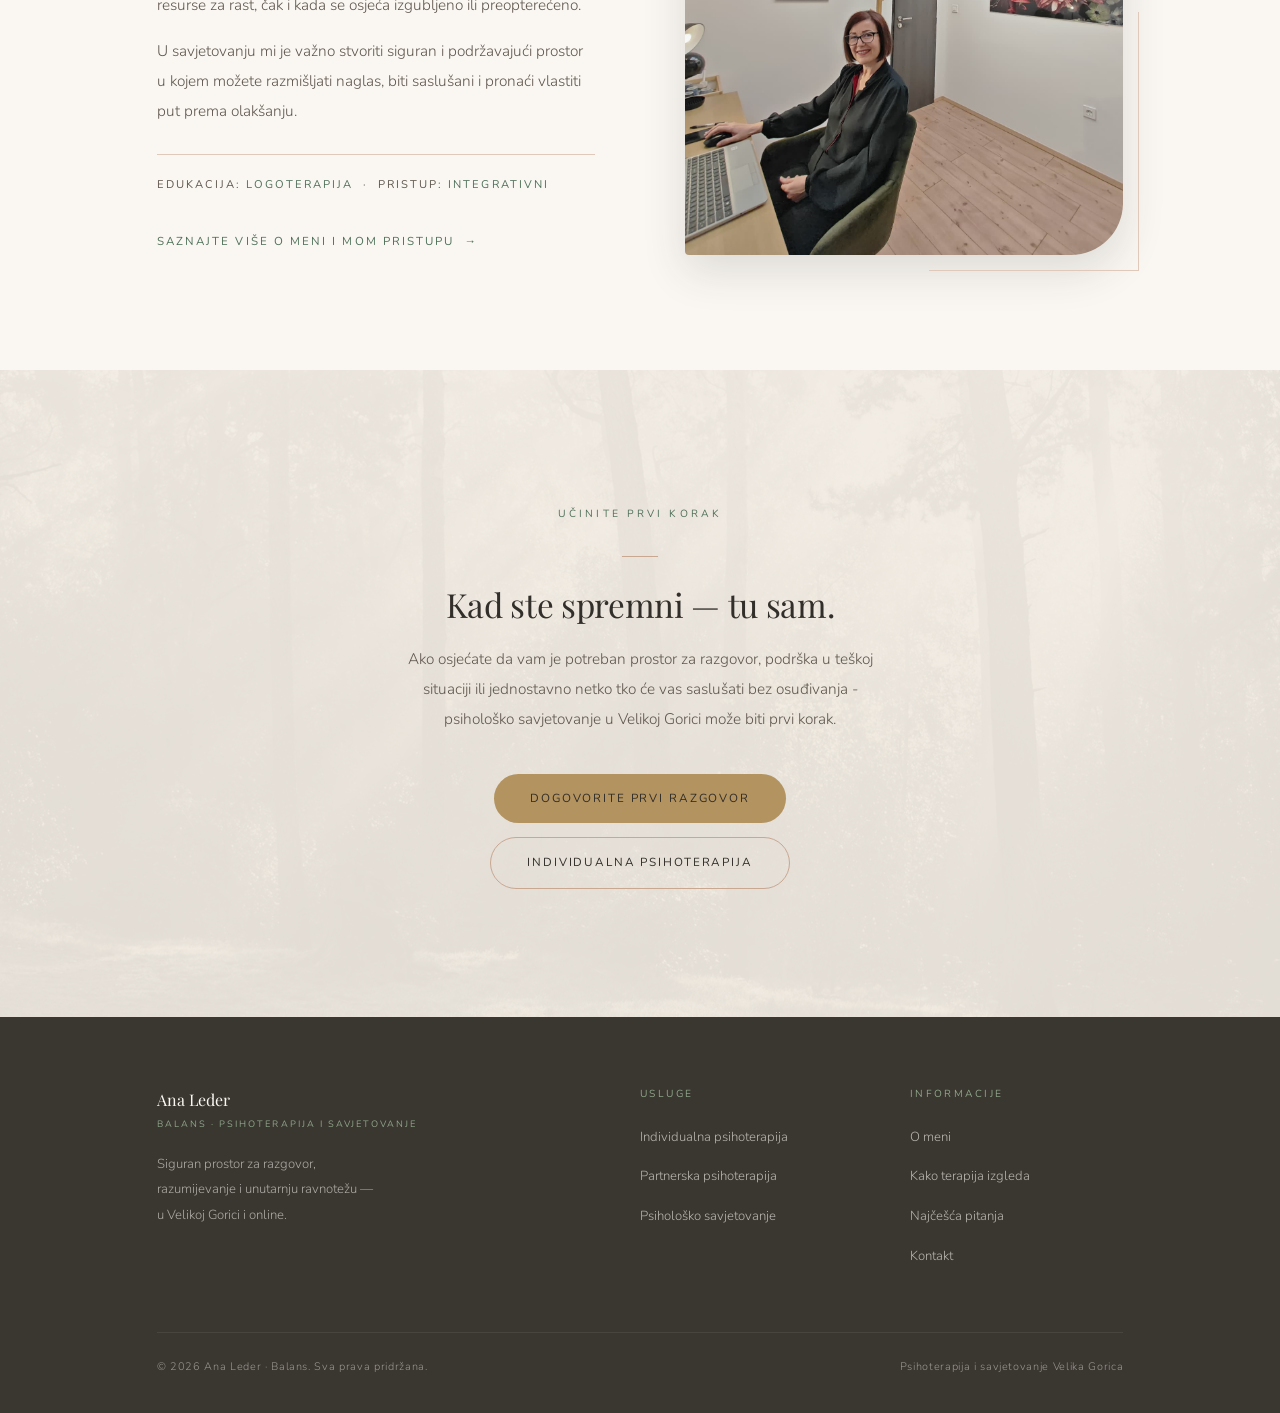
<file: psiholosko-savjetovanje.html>
<!DOCTYPE html>
<html lang="hr">
<head>
  <meta charset="UTF-8" />
  <meta name="viewport" content="width=device-width, initial-scale=1.0" />

  <!-- SEO -->
  <title>Psihološko savjetovanje Velika Gorica | Balans — Ana Leder</title>
  <meta name="description" content="Psihološko savjetovanje u Velikoj Gorici - stručna podrška za stres, životne krize, važne odluke i svakodnevne teškoće. Ana Leder. Uživo i online." />
  <meta name="robots" content="index, follow" />
  <link rel="canonical" href="https://psihoterapija-balans.hr/psiholosko-savjetovanje.html" />

  <!-- Open Graph -->
  <meta property="og:title" content="Psihološko savjetovanje Velika Gorica | Balans - Ana Leder" />
  <meta property="og:description" content="Stručna podrška za stres, životne krize, važne odluke i svakodnevne teškoće. Uživo i online." />
  <meta property="og:type" content="website" />
  <meta property="og:url" content="https://psihoterapija-balans.hr/psiholosko-savjetovanje.html" />

  <!-- Fonts — self-hosted woff2 (bez vanjskih zahtjeva); preload kritičnih (latin) za brzi LCP -->
  <link rel="preload" as="font" type="font/woff2" href="fonts/playfair-latin.woff2" crossorigin />
  <link rel="preload" as="font" type="font/woff2" href="fonts/nunito-latin.woff2" crossorigin />

  <!-- Global CSS -->
  <link rel="stylesheet" href="css/style.css" />

  <!-- Favicon -->
  <link rel="icon" href="slike/PsihoterapijaBalanslogo.svg" type="image/svg+xml" />
  <meta name="theme-color" content="#6e8878" />

  <!-- Social / OG slika + Twitter -->
  <meta property="og:site_name" content="Balans — Ana Leder, psihoterapija i savjetovanje" />
  <meta property="og:locale" content="hr_HR" />
  <meta property="og:image" content="https://psihoterapija-balans.hr/slike/PsihoterapijaBalansnature.jpg" />
  <meta property="og:image:width" content="1600" />
  <meta property="og:image:height" content="900" />
  <meta property="og:image:alt" content="Balans — psihoterapija i savjetovanje, Velika Gorica" />
  <meta name="twitter:card" content="summary_large_image" />

  <!-- Lokalni SEO (geo) -->
  <meta name="author" content="Ana Leder" />
  <meta name="geo.region" content="HR" />
  <meta name="geo.placename" content="Velika Gorica" />
  <meta name="geo.position" content="45.7153;16.0753" />
  <meta name="ICBM" content="45.7153, 16.0753" />

  <!-- Schema.org — Usluga -->
  <script type="application/ld+json">
  {
    "@context": "https://schema.org",
    "@type": "Service",
    "serviceType": "Psihološko savjetovanje",
    "name": "Psihološko savjetovanje Velika Gorica",
    "url": "https://psihoterapija-balans.hr/psiholosko-savjetovanje.html",
    "areaServed": { "@type": "City", "name": "Velika Gorica" },
    "provider": {
      "@type": "MedicalBusiness",
      "name": "Balans — Ana Leder, psihoterapija i savjetovanje",
      "telephone": "+385915246237",
      "address": { "@type": "PostalAddress", "streetAddress": "Zagrebačka ul. 37", "addressLocality": "Velika Gorica", "postalCode": "10410", "addressCountry": "HR" }
    }
  }
  </script>

  <style>

    /* ══════════════════════════════════════
       HERO — podstranica
    ══════════════════════════════════════ */
    #hero-sub {
      padding-top: var(--nav-h);
      background: var(--canvas);
      position: relative; overflow: hidden;
    }
    .hero-sub-inner {
      display: grid; grid-template-columns: 1fr 1fr;
      align-items: center;
      gap: clamp(40px, 6vw, 80px);
      padding: clamp(60px, 9vw, 120px) 0;
    }
    .hero-sub-text .label { margin-bottom: 18px; }
    .hero-sub-text h1     { margin-bottom: 16px; }
    .hero-sub-text h1 em  { font-style: italic; color: var(--moss); }
    .hero-sub-text .hero-sub-lead {
      font-family: 'Playfair Display', serif; font-style: italic;
      font-size: clamp(.98rem, 1.6vw, 1.22rem);
      color: var(--gold); line-height: 1.6; margin-bottom: 32px; max-width: 44ch;
    }
    .hero-sub-img img {
      width: 100%; height: clamp(300px, 40vw, 480px);
      object-fit: cover;
      border-radius: 4px 52px 4px 52px;
      filter: saturate(.96);
    }
    /* Dekorativni okvir */
    .hero-sub-img { position: relative; }
    .hero-sub-img::before {
      content: ''; position: absolute; top: -16px; left: -16px;
      width: 48%; height: 48%;
      border-top: 1px solid var(--clay-l); border-left: 1px solid var(--clay-l);
    }

    @media (max-width: 860px) {
      .hero-sub-inner { grid-template-columns: 1fr; padding: 48px 0 40px; gap: 36px; }
      .hero-sub-img img { height: clamp(220px, 55vw, 340px); }
      .hero-sub-img::before { display: none; }
    }

    /* ══════════════════════════════════════
       SEKCIJA 2 — ŠTO JE SAVJETOVANJE
    ══════════════════════════════════════ */
    #what-is { background: var(--cream); }

    .what-is-grid {
      display: grid; grid-template-columns: 1fr 1fr;
      gap: clamp(44px, 7vw, 100px); align-items: start;
    }
    .what-is-text h2 { margin-bottom: 22px; }
    .what-is-text p + p { margin-top: 16px; }

    /* mini lista u sekciji 2 */
    .mini-list { list-style: none; margin-top: 24px; }
    .mini-list li {
      display: grid; grid-template-columns: 18px 1fr; gap: 12px;
      align-items: start; padding: 11px 0;
      border-bottom: 1px solid var(--clay-l);
      font-size: .88rem; color: var(--muted); font-weight: 300; line-height: 1.65;
    }
    .mini-list li:first-child { border-top: 1px solid var(--clay-l); }
    .mini-list li::before { content: '→'; color: var(--moss); font-size: .8rem; margin-top: 2px; }

    .what-is-img img {
      width: 100%; height: clamp(300px, 40vw, 460px);
      object-fit: cover; object-position: center center;
      border-radius: 52px 4px 52px 4px;
      filter: saturate(.96);
      margin-top: clamp(20px, 4vw, 60px); /* pomak dolje da se centrira */
    }

    @media (max-width: 860px) {
      .what-is-grid { grid-template-columns: 1fr; gap: 36px; }
    }

    /* ══════════════════════════════════════
       SEKCIJA 3 — ZA KOGA
    ══════════════════════════════════════ */
    #for-whom { background: var(--canvas); }

    .for-whom-inner {
      display: grid; grid-template-columns: 1fr 1fr;
      gap: clamp(44px, 7vw, 100px); align-items: center;
    }
    .for-whom-text h2 { margin-bottom: 22px; }
    .for-whom-text p + p { margin-top: 16px; }
    .for-whom-text .italic-end {
      margin-top: 24px; padding-top: 22px;
      border-top: 1px solid var(--clay-l);
      font-family: 'Playfair Display', serif; font-style: italic;
      font-size: .95rem; color: var(--moss); line-height: 1.65;
    }

    .for-whom-img img {
      width: 100%; height: clamp(280px, 38vw, 440px);
      object-fit: cover;
      border-radius: 4px 52px 4px 52px;
      filter: saturate(.96);
    }

    @media (max-width: 860px) {
      .for-whom-inner { grid-template-columns: 1fr; gap: 36px; }
    }

    /* ══════════════════════════════════════
       SEKCIJA 4 — S ČIME MOŽE POMOĆI
    ══════════════════════════════════════ */
    #can-help { background: var(--cream); }

    .help-header { margin-bottom: 52px; max-width: 520px; }
    .help-header h2 { margin-top: 16px; margin-bottom: 14px; }

    /* 5 kartica — 3+2 layout */
    .help-grid-5 {
      display: grid;
      grid-template-columns: repeat(3, 1fr);
      gap: 1px; background: var(--clay-l);
      border: 1px solid var(--clay-l); border-radius: 8px; overflow: hidden;
    }
    /* Zadnje 2 kartice centriramo u redu */
    .help-grid-5 .help-card:nth-child(4),
    .help-grid-5 .help-card:nth-child(5) {
      /* ostaju u gridu, izgledaju uniformno */
    }

    .help-card {
      background: var(--cream);
      padding: clamp(24px, 3vw, 40px);
      transition: background .24s;
    }
    .help-card:hover { background: var(--canvas); }
    .help-card-title {
      font-family: 'Nunito', sans-serif; font-size: .7rem; font-weight: 400;
      letter-spacing: .2em; text-transform: uppercase;
      color: var(--moss); margin-bottom: 10px; display: block;
    }
    .help-card p { font-size: .87rem; margin: 0; }

    @media (max-width: 860px) {
      .help-grid-5 { grid-template-columns: 1fr 1fr; }
    }
    @media (max-width: 560px) {
      .help-grid-5 { grid-template-columns: 1fr; }
    }

    /* ══════════════════════════════════════
       SEKCIJA 5 — SAVJETOVANJE VS TERAPIJA
    ══════════════════════════════════════ */
    #vs-therapy { background: var(--canvas); }

    .vs-grid {
      display: grid; grid-template-columns: 1fr 1fr;
      gap: clamp(44px, 7vw, 100px); align-items: start;
    }

    .vs-col h2 { margin-bottom: 22px; }
    .vs-col h3 {
      font-family: 'Nunito', sans-serif; font-size: .72rem; font-weight: 400;
      letter-spacing: .2em; text-transform: uppercase;
      color: var(--moss); margin-bottom: 16px;
    }
    .vs-col p + p { margin-top: 14px; }

    .vs-card {
      padding: 28px 32px;
      border-radius: 8px;
      border: 1px solid var(--clay-l);
    }
    .vs-card.savjetovanje { background: var(--cream); }
    .vs-card.terapija     { background: var(--cream); margin-top: 0; }

    .vs-card .vs-title {
      font-family: 'Nunito', sans-serif; font-size: .68rem; font-weight: 400;
      letter-spacing: .22em; text-transform: uppercase;
      color: var(--moss); margin-bottom: 12px; display: block;
    }
    .vs-card p { font-size: .87rem; margin: 0; }
    .vs-card .mini-list { margin-top: 16px; }

    .vs-divider {
      text-align: center; padding: 20px 0;
      font-family: 'Playfair Display', serif; font-style: italic;
      font-size: .88rem; color: var(--clay);
    }

    .vs-note {
      margin-top: 24px; padding: 20px 24px;
      background: var(--canvas);
      border-left: 3px solid var(--moss);
      border-radius: 0 8px 8px 0;
      font-family: 'Playfair Display', serif; font-style: italic;
      font-size: .92rem; color: var(--moss); line-height: 1.65;
    }

    @media (max-width: 860px) {
      .vs-grid { grid-template-columns: 1fr; gap: 40px; }
    }

    /* ══════════════════════════════════════
       SEKCIJA 6 — KAKO IZGLEDA
    ══════════════════════════════════════ */
    #how-it-looks { background: var(--cream); }

    /* ══════════════════════════════════════
       SEKCIJA 7 — CIJENA I FORMAT
    ══════════════════════════════════════ */
    #price { background: var(--canvas); }

    .price-grid {
      display: grid; grid-template-columns: 1fr 1fr;
      gap: clamp(44px, 7vw, 100px); align-items: center;
    }
    .price-text h2 { margin-bottom: 22px; }
    .price-text p + p { margin-top: 16px; }

    .price-card {
      background: var(--cream);
      border: 1px solid var(--clay-l);
      border-radius: 12px;
      padding: clamp(32px, 4vw, 52px);
      text-align: center;
    }
    .price-label-tag {
      font-family: 'Nunito', sans-serif; font-size: .64rem; font-weight: 400;
      letter-spacing: .28em; text-transform: uppercase;
      color: var(--moss); margin-bottom: 16px; display: block;
    }
    .price-main {
      font-family: 'Playfair Display', serif;
      font-size: clamp(1rem, 2vw, 1.2rem);
      color: var(--dark); line-height: 1.5;
      margin-bottom: 8px;
    }
    .price-sub {
      font-family: 'Nunito', sans-serif; font-size: .82rem; font-weight: 300;
      color: var(--muted); line-height: 1.8; margin-bottom: 28px;
    }
    .price-divider { width: 32px; height: 1px; background: var(--clay); margin: 0 auto 24px; }
    .price-details { list-style: none; }
    .price-details li {
      font-size: .85rem; color: var(--muted); padding: 8px 0;
      border-bottom: 1px solid var(--clay-l);
      display: flex; align-items: center; justify-content: center; gap: 8px;
    }
    .price-details li:last-child { border: none; }
    .price-details li::before { content: '·'; color: var(--moss); font-size: 1.2rem; }

    @media (max-width: 860px) {
      .price-grid { grid-template-columns: 1fr; gap: 40px; }
    }

    /* ══════════════════════════════════════
       SEKCIJA 8 — O MENI
    ══════════════════════════════════════ */
    #about { background: var(--cream); }

    /* ══════════════════════════════════════
       ZAVRŠNI CTA
    ══════════════════════════════════════ */
    #cta-final {
      padding: clamp(80px, 10vw, 140px) 0;
      background: var(--canvas); position: relative; overflow: hidden;
    }
    #cta-final::before {
      content: ''; position: absolute; inset: 0;
      background: url('slike/PsihoterapijaBalansnature.jpg') center/cover no-repeat;
      opacity: .06; filter: saturate(.2);
    }
    .cta-box {
      position: relative; z-index: 1;
      max-width: 600px; margin: 0 auto; text-align: center;
    }
    .cta-box h2 { margin-bottom: 20px; }
    .cta-box p  { max-width: 52ch; margin: 0 auto; }
    .cta-btns {
      margin-top: 40px;
      display: flex; gap: 14px; justify-content: center; flex-wrap: wrap;
    }

  </style>
</head>

<body>

<!-- ═══════════════════════════ HEADER ═══════════════════════════ -->
<nav id="site-nav">
  <div class="wrap nav-i">
    <a href="index.html" class="nav-logo" aria-label="Balans Ana Leder — povratak na naslovnicu">
      <img src="slike/PsihoterapijaBalanslogo.svg" alt="Balans — Ana Leder, psihoterapija i savjetovanje" width="52" height="52" />
    </a>
    <button class="nav-burger" id="burger" aria-label="Otvori izbornik" aria-expanded="false">
      <span></span><span></span><span></span>
    </button>
    <ul class="nav-links" id="nav-links" role="list">
      <li><a href="index.html">Naslovna</a></li>
      <li class="has-dropdown">
        <a href="#" aria-haspopup="true">Usluge</a>
        <ul class="dropdown" role="list">
          <li><a href="individualna-psihoterapija.html">Individualna psihoterapija</a></li>
          <li><a href="partnerska-psihoterapija.html">Partnerska psihoterapija</a></li>
          <li><a href="psiholosko-savjetovanje.html">Psihološko savjetovanje</a></li>
        </ul>
      </li>
      <li><a href="o-meni.html">O meni</a></li>
      <li><a href="proces-pitanja.html">Proces</a></li>
      <li><a href="kontakt.html" class="ncta">Dogovorite razgovor</a></li>
    </ul>
  </div>
</nav>
<!-- /HEADER -->


<main>

  <!-- ══════════════════════════════════════════════════════════
       SEKCIJA 1 — HERO
  ══════════════════════════════════════════════════════════ -->
  <section id="hero-sub" aria-label="Psihološko savjetovanje">
    <div class="wrap">
      <div class="hero-sub-inner">

        <div class="hero-sub-text rv">
          <span class="balans-badge">Balans · Ana Leder</span>
          <span class="label">Usluge · Psihološko savjetovanje</span>
          <h1>Psihološko savjetovanje<br><em>Velika Gorica</em></h1>
          <p class="hero-sub-lead">Ponekad je dovoljno imati prostor gdje možete stati, razmisliti i biti saslušani.</p>
          <a href="kontakt.html" class="btn btn-dark">Dogovorite prvi razgovor</a>
        </div>

        <div class="hero-sub-img rv">
          <!--
            PLACEHOLDER — zamijeni s pravom slikom:
            <img src="slike/savjetovanje-hero.jpg" alt="Psihološko savjetovanje — prostor za razgovor" width="700" height="480" />
          -->
          <img
            src="slike/Naturehappy.avif"
            alt="Psihološko savjetovanje — prostor za razmišljanje i razgovor"
            width="700" height="480" loading="eager" fetchpriority="high" decoding="async"
          />
        </div>

      </div>
    </div>
  </section>


  <!-- ══════════════════════════════════════════════════════════
       SEKCIJA 2 — ŠTO JE PSIHOLOŠKO SAVJETOVANJE
  ══════════════════════════════════════════════════════════ -->
  <section id="what-is" class="section" aria-label="Što je psihološko savjetovanje">
    <div class="wrap">
      <div class="what-is-grid">

        <div class="what-is-text rv">
          <span class="label">O savjetovanju</span>
          <div class="rule" style="margin-top:14px;"></div>
          <h2>Što je psihološko savjetovanje?</h2>
          <p>Psihološko savjetovanje je oblik stručne psihološke podrške usmjeren na aktualne poteškoće i konkretne životne situacije. Najčešće je riječ o kraćem procesu koji pomaže u pronalaženju jasnoće, olakšanja i konkretnih načina nošenja sa svakodnevnim teškoćama.</p>
          <p>Fokus je na razumijevanju trenutne situacije i jačanju osobnih resursa, uvida i vještina, bez nužnog ulaženja u dublje uzroke ili iskustva iz prošlosti.</p>
          <p>Savjetovanje može pomoći kada:</p>
          <ul class="mini-list">
            <li>Se suočavate sa stresom i preopterećenošću</li>
            <li>Trebate podršku pri donošenju važnih odluka</li>
            <li>Prolazite kroz partnerske ili obiteljske dileme</li>
            <li>Ste u kriznoj životnoj situaciji</li>
            <li>Želite ojačati strategije komunikacije ili nošenja s izazovima</li>
          </ul>
        </div>

        <div class="rv">
          <!--
            PLACEHOLDER:
            <img src="slike/savjetovanje-sto-je.jpg" alt="Što je psihološko savjetovanje" width="600" height="460" loading="lazy" />
          -->
          <img
            src="slike/„Balans nije život bez napetosti. Balans je sposobnost vraćanja u stabilnost..jpg"
            alt="Siguran prostor za savjetovanje i podršku"
            width="600" height="460" loading="lazy"
            style="width:100%; height:clamp(300px,40vw,460px); object-fit:cover; border-radius:52px 4px 52px 4px; filter:saturate(.96);"
          />
        </div>

      </div>
    </div>
  </section>


  <!-- ══════════════════════════════════════════════════════════
       SEKCIJA 3 — ZA KOGA
  ══════════════════════════════════════════════════════════ -->
  <section id="for-whom" class="section" aria-label="Za koga je psihološko savjetovanje u Velikoj Gorici">
    <div class="wrap">
      <div class="for-whom-inner">

        <div class="rv">
          <!--
            PLACEHOLDER:
            <img src="slike/savjetovanje-za-koga.jpg" alt="Za koga je psihološko savjetovanje" width="600" height="440" loading="lazy" />
          -->
          <img
            src="slike/PsihoterapijaBalansnature.jpg"
            alt="Savjetovanje za sve koji osjećaju da im treba podrška"
            width="600" height="440" loading="lazy"
            style="width:100%; height:clamp(280px,38vw,440px); object-fit:cover; border-radius:52px 4px 52px 4px; filter:saturate(.96);"
          />
        </div>

        <div class="for-whom-text rv">
          <span class="label">Za koga</span>
          <div class="rule" style="margin-top:14px;"></div>
          <h2>Za koga je psihološko savjetovanje u Velikoj Gorici?</h2>
          <p>Psihološko savjetovanje namijenjeno je svima koji osjećaju da im je u ovom trenutku potrebna stručna podrška, ali možda nisu sigurni trebaju li terapiju ili jednostavno žele kraći, fokusiraniji proces.</p>
          <p>Najčešće mi dolaze ljudi koji su pred važnom životnom odlukom i trebaju prostor za razmišljanje. Oni koji su pod pojačanim stresom na poslu ili u obitelji. Oni koji prolaze kroz partnersku ili obiteljsku krizu i žele podršku prije nego što situacija postane nepodnošljiva. Ili oni koji tek žele razgovarati s nekim tko će ih saslušati bez prosuđivanja.</p>
          <p class="italic-end">Ne morate znati točno što trebate. Dovoljno je da osjećate da vam je potreban prostor i podrška.</p>
        </div>

      </div>
    </div>
  </section>


  <!-- ══════════════════════════════════════════════════════════
       SEKCIJA 4 — S ČIME MOŽE POMOĆI
  ══════════════════════════════════════════════════════════ -->
  <section id="can-help" class="section" aria-label="S čime može pomoći psihološko savjetovanje">
    <div class="wrap">

      <div class="help-header rv">
        <span class="label">Podrška</span>
        <h2>Psihološko savjetovanje može biti podrška kada…</h2>
      </div>

      <div class="help-grid-5">

        <div class="help-card rv">
          <span class="help-card-title">Stres i preopterećenost</span>
          <p>Osjećate da ne stižete, da ste stalno pod pritiskom ili da više ne znate kako pronaći ravnotežu između obaveza i sebe.</p>
        </div>

        <div class="help-card rv">
          <span class="help-card-title">Važna životna odluka</span>
          <p>Promjena posla, selidba, kraj ili početak odnosa, obiteljske promjene — situacije u kojima trebate prostor da čujete sebe i razmislite jasno.</p>
        </div>

        <div class="help-card rv">
          <span class="help-card-title">Partnerska ili obiteljska kriza</span>
          <p>Konflikti, nerazumijevanje ili promjene u dinamici odnosa koje vas iscrpljuju i za koje trebate podršku izvana.</p>
        </div>

        <div class="help-card rv">
          <span class="help-card-title">Krizna životna situacija</span>
          <p>Gubitak, bolest, razvod, neizvjesnost — trenutci kada vam treba oslonac i konkretan način nošenja s onim što prolazite.</p>
        </div>

        <div class="help-card rv">
          <span class="help-card-title">Jačanje vlastitih resursa</span>
          <p>Niste u krizi, ali osjećate da biste mogli funkcionirati bolje — s više mira, jasnoće i zdravijih strategija suočavanja.</p>
        </div>

        <div class="help-card rv">
          <span class="help-card-title">Osobni rast i bolje razumijevanje sebe</span>
          <p>Kada ne tražite dublju analizu nego želite bolje upoznati svoje obrasce, potrebe i vrijednosti.</p>
        </div>

  
  </section>


  <!-- ══════════════════════════════════════════════════════════
       SEKCIJA 5 — SAVJETOVANJE VS PSIHOTERAPIJA
  ══════════════════════════════════════════════════════════ -->
  <section id="vs-therapy" class="section" aria-label="Razlika između psihološkog savjetovanja i psihoterapije">
    <div class="wrap">

      <div style="margin-bottom:52px;" class="rv">
        <span class="label">Usporedba</span>
        <div class="rule" style="margin-top:14px;"></div>
        <h2>Koja je razlika između psihološkog savjetovanja i psihoterapije?</h2>
      </div>

      <div class="vs-grid">

        <div class="rv">
          <div class="vs-card savjetovanje">
            <span class="vs-title">Psihološko savjetovanje</span>
            <p>Kraći, fokusiraniji proces usmjeren na aktualne poteškoće i konkretne životne situacije. Pomaže u pronalaženju jasnoće i praktičnih strategija za svakodnevne teškoće.</p>
            <ul class="mini-list">
              <li>Suočavanje sa stresom i preopterećenošću</li>
              <li>Donošenje važnih odluka</li>
              <li>Partnerske ili obiteljske dileme</li>
              <li>Krizne životne situacije</li>
              <li>Jačanje strategija suočavanja</li>
            </ul>
          </div>
          <div class="vs-note">
            Ako niste sigurni što vam više odgovara, to možemo zajedno procijeniti na prvom susretu.
          </div>
        </div>

        <div class="rv">
          <div class="vs-card terapija">
            <span class="vs-title">Psihoterapija</span>
            <p>Dublji i često dugoročniji proces. Za razliku od savjetovanja, psihoterapija ne ostaje samo na trenutnom problemu, nego istražuje uzroke poteškoća, iskustva iz prošlosti, temeljna uvjerenja i obrasce koji se ponavljaju kroz život i odnose.</p>
            <p style="margin-top:14px;">Cilj psihoterapije nije samo trenutno olakšanje, već trajnije promjene, veće samorazumijevanje i kvalitetniji odnos sa sobom i drugima.</p>
          </div>
          <div style="margin-top:8px;">
            <a href="individualna-psihoterapija.html" class="link-arrow">Saznajte više o individualnoj psihoterapiji</a>
          </div>
        </div>

      </div>
    </div>
  </section>


  <!-- ══════════════════════════════════════════════════════════
       SEKCIJA 6 — KAKO IZGLEDA SAVJETOVANJE
  ══════════════════════════════════════════════════════════ -->
  <section id="how-it-looks" class="section" aria-label="Kako izgleda psihološko savjetovanje u Velikoj Gorici">
    <div class="wrap">
      <div class="two-col">

        <div class="text-block rv">
          <span class="label">Proces</span>
          <div class="rule" style="margin-top:14px;"></div>
          <h2>Kako izgleda psihološko savjetovanje u Velikoj Gorici?</h2>
          <div class="steps" style="margin-top:36px;">
            <div class="step">
              <span class="step-n">01</span>
              <div class="step-b">
                <h3>Prvi susret</h3>
                <p>Razgovaramo o tome što vas dovodi, što vam je trenutno najteže i što biste željeli promijeniti ili razjasniti. Slušam s pažnjom i bez osude, nema točnih ili netočnih odgovora.</p>
              </div>
            </div>
            <div class="step">
              <span class="step-n">02</span>
              <div class="step-b">
                <h3>Dogovor o okviru</h3>
                <p>Zajedno procjenjujemo koliko susreta ima smisla i u kojem smjeru ići. Savjetovanje je fleksibilno, može biti nekoliko susreta usmjerenih na konkretnu situaciju ili duži proces, ovisno o vašim potrebama.</p>
              </div>
            </div>
            <div class="step">
              <span class="step-n">03</span>
              <div class="step-b">
                <h3>Kroz proces</h3>
                <p>Savjetovanje donosi više jasnoće, konkretne uvide i praktične strategije koje možete primijeniti u svakodnevnom životu, korak po korak, u vašem ritmu.</p>
              </div>
            </div>
          </div>
        </div>

        <div class="photo-wrap circle-accent rv">
          <!--
            PLACEHOLDER:
            <img class="photo-main photo-r3" src="slike/savjetovanje-proces.jpg" alt="Savjetovanje — korak po korak" width="600" height="520" loading="lazy" />
          -->
          <img
            class="photo-main photo-r3"
            src="slike/PsihoterapijaBalansVelikaGoricainterije.jpeg"
            alt="Psihološko savjetovanje — siguran prostor za razgovor"
            width="600" height="520" loading="lazy"
          />
        </div>

      </div>
    </div>
  </section>


  <!-- ══════════════════════════════════════════════════════════
       SEKCIJA 7 — CIJENA I FORMAT
  ══════════════════════════════════════════════════════════ -->
  <section id="price" class="section" aria-label="Psihološko savjetovanje u Velikoj Gorici — uživo i online">
    <div class="wrap">
      <div class="price-grid">

        <div class="price-text rv">
          <span class="label">Cijena i format</span>
          <div class="rule" style="margin-top:14px;"></div>
          <h2>Psihološko savjetovanje u Velikoj Gorici — uživo i online</h2>
          <p>Susret traje 60 minuta. Psihološko savjetovanje dostupno je uživo u Velikoj Gorici i online, ovisno o vašim mogućnostima i dogovoru.</p>
          <p>Za informacije o cijeni slobodno se javite putem kontakt forme ili telefona, odgovorit ću vam u najkraćem mogućem roku.</p>
        </div>

        <div class="price-card rv">
          <span class="price-label-tag">Psihološko savjetovanje</span>
          <div class="price-amount" style="font-family:'Playfair Display',serif; font-size:clamp(2.4rem,5vw,3.6rem); color:var(--dark); line-height:1; margin-bottom:4px;"><sup style="font-size:1.2rem; vertical-align:super;">€</sup>50</div>
          <span class="price-unit" style="font-family:'Nunito',sans-serif; font-size:.72rem; font-weight:300; color:var(--muted); letter-spacing:.1em; margin-bottom:28px; display:block;">po susretu · 60 minuta</span>
          <div class="price-divider"></div>
          <ul class="price-details">
            <li>Uživo u Velikoj Gorici</li>
            <li>Online — bez obzira na lokaciju</li>
            <li>60 minuta po susretu</li>
            <li>Fleksibilan broj susreta</li>
          </ul>
          <div style="margin-top:28px;">
            <a href="kontakt.html" class="btn btn-dark" style="display:block; text-align:center;">Dogovorite razgovor</a>
          </div>
        </div>

      </div>
    </div>
  </section>


  <!-- ══════════════════════════════════════════════════════════
       SEKCIJA 8 — O MENI
  ══════════════════════════════════════════════════════════ -->
  <section id="about" class="section" aria-label="Ana Leder — savjetovanje i psihoterapija u Velikoj Gorici">
    <div class="wrap">
      <div class="two-col flip">

        <div class="photo-wrap frame-br rv">
          <!--
            PLACEHOLDER — Anina fotografija:
            <img class="photo-main photo-r2" src="slike/ana-leder.jpg" alt="Ana Leder, psihoterapeutkinja i savjetovateljica u Velikoj Gorici" width="600" height="540" loading="lazy" />
          -->
          <img
            class="photo-main photo-r2"
            src="slike/PsihoterapijaBalansVelikaGoricaAnaLeder.jpeg"
            alt="Ana Leder, psihoterapeutkinja i savjetovateljica u Velikoj Gorici"
            width="600" height="540" loading="lazy"
          />
        </div>

        <div class="text-block rv">
          <span class="label">O meni</span>
          <div class="rule" style="margin-top:14px;"></div>
          <h2>Ana Leder — savjetovanje i psihoterapija u Velikoj Gorici</h2>
          <p>Ljudi i njihove priče oduvijek su mi bili fascinantni, ono što se događa ispod površine i načini na koje si možemo pomoći da živimo lakše i autentičnije. Vjerujem da svaka osoba ima unutarnje resurse za rast, čak i kada se osjeća izgubljeno ili preopterećeno.</p>
          <p>U savjetovanju mi je važno stvoriti siguran i podržavajući prostor u kojem možete razmišljati naglas, biti saslušani i pronaći vlastiti put prema olakšanju.</p>
          <div class="about-cred">Edukacija: <strong>Logoterapija</strong> &nbsp;·&nbsp; Pristup: <strong>Integrativni</strong></div>
          <div class="actions">
            <a href="o-meni.html" class="link-arrow">Saznajte više o meni i mom pristupu</a>
          </div>
        </div>

      </div>
    </div>
  </section>


  <!-- ══════════════════════════════════════════════════════════
       SEKCIJA 9 — ZAVRŠNI CTA
  ══════════════════════════════════════════════════════════ -->
  <section id="cta-final" aria-label="Dogovorite prvi razgovor">
    <div class="wrap">
      <div class="cta-box rv">
        <span class="label">Učinite prvi korak</span>
        <div class="rule center" style="margin-top:14px;"></div>
        <h2>Kad ste spremni — tu sam.</h2>
        <p>Ako osjećate da vam je potreban prostor za razgovor, podrška u teškoj situaciji ili jednostavno netko tko će vas saslušati bez osuđivanja - psihološko savjetovanje u Velikoj Gorici može biti prvi korak.</p>
        <div class="cta-btns">
          <a href="kontakt.html" class="btn btn-dark">Dogovorite prvi razgovor</a>
          <a href="individualna-psihoterapija.html" class="btn btn-ghost">Individualna psihoterapija</a>
        </div>
      </div>
    </div>
  </section>

</main>


<!-- ═══════════════════════════ FOOTER ═══════════════════════════ -->
<footer>
  <div class="wrap">
    <div class="ft-grid">
      <div class="ft-brand">
        <div class="ft-logo">
          Ana Leder
          <small>Balans · Psihoterapija i savjetovanje</small>
        </div>
        <p>Siguran prostor za razgovor, razumijevanje i unutarnju ravnotežu — u Velikoj Gorici i online.</p>
      </div>
      <div class="ft-col">
        <h5>Usluge</h5>
        <ul>
          <li><a href="individualna-psihoterapija.html">Individualna psihoterapija</a></li>
          <li><a href="partnerska-psihoterapija.html">Partnerska psihoterapija</a></li>
          <li><a href="psiholosko-savjetovanje.html">Psihološko savjetovanje</a></li>
        </ul>
      </div>
      <div class="ft-col">
        <h5>Informacije</h5>
        <ul>
          <li><a href="o-meni.html">O meni</a></li>
          <li><a href="proces-pitanja.html">Kako terapija izgleda</a></li>
          <li><a href="proces-pitanja.html#faq">Najčešća pitanja</a></li>
          <li><a href="kontakt.html">Kontakt</a></li>
        </ul>
      </div>
    </div>
    <div class="ft-bottom">
      <span>© 2026 Ana Leder · Balans. Sva prava pridržana.</span>
      <span>Psihoterapija i savjetovanje Velika Gorica</span>
    </div>
  </div>
</footer>


<!-- ═══════════════════════════ JAVASCRIPT ═══════════════════════ -->
<script>
  const burger   = document.getElementById('burger');
  const navLinks = document.getElementById('nav-links');

  burger.addEventListener('click', () => {
    const isOpen = navLinks.classList.toggle('open');
    burger.classList.toggle('open', isOpen);
    burger.setAttribute('aria-expanded', isOpen);
  });

  navLinks.querySelectorAll('.dropdown a').forEach(link => {
    link.addEventListener('click', () => {
      navLinks.classList.remove('open');
      burger.classList.remove('open');
      burger.setAttribute('aria-expanded', 'false');
    });
  });

  const nav = document.getElementById('site-nav');
  window.addEventListener('scroll', () => {
    nav.classList.toggle('scrolled', scrollY > 30);
  }, { passive: true });

  const revealEls = document.querySelectorAll('.rv');
  const io = new IntersectionObserver(entries => {
    entries.forEach(e => {
      if (e.isIntersecting) { e.target.classList.add('on'); io.unobserve(e.target); }
    });
  }, { threshold: 0.08 });
  revealEls.forEach(el => io.observe(el));
</script>

</body>
</html>
</file>
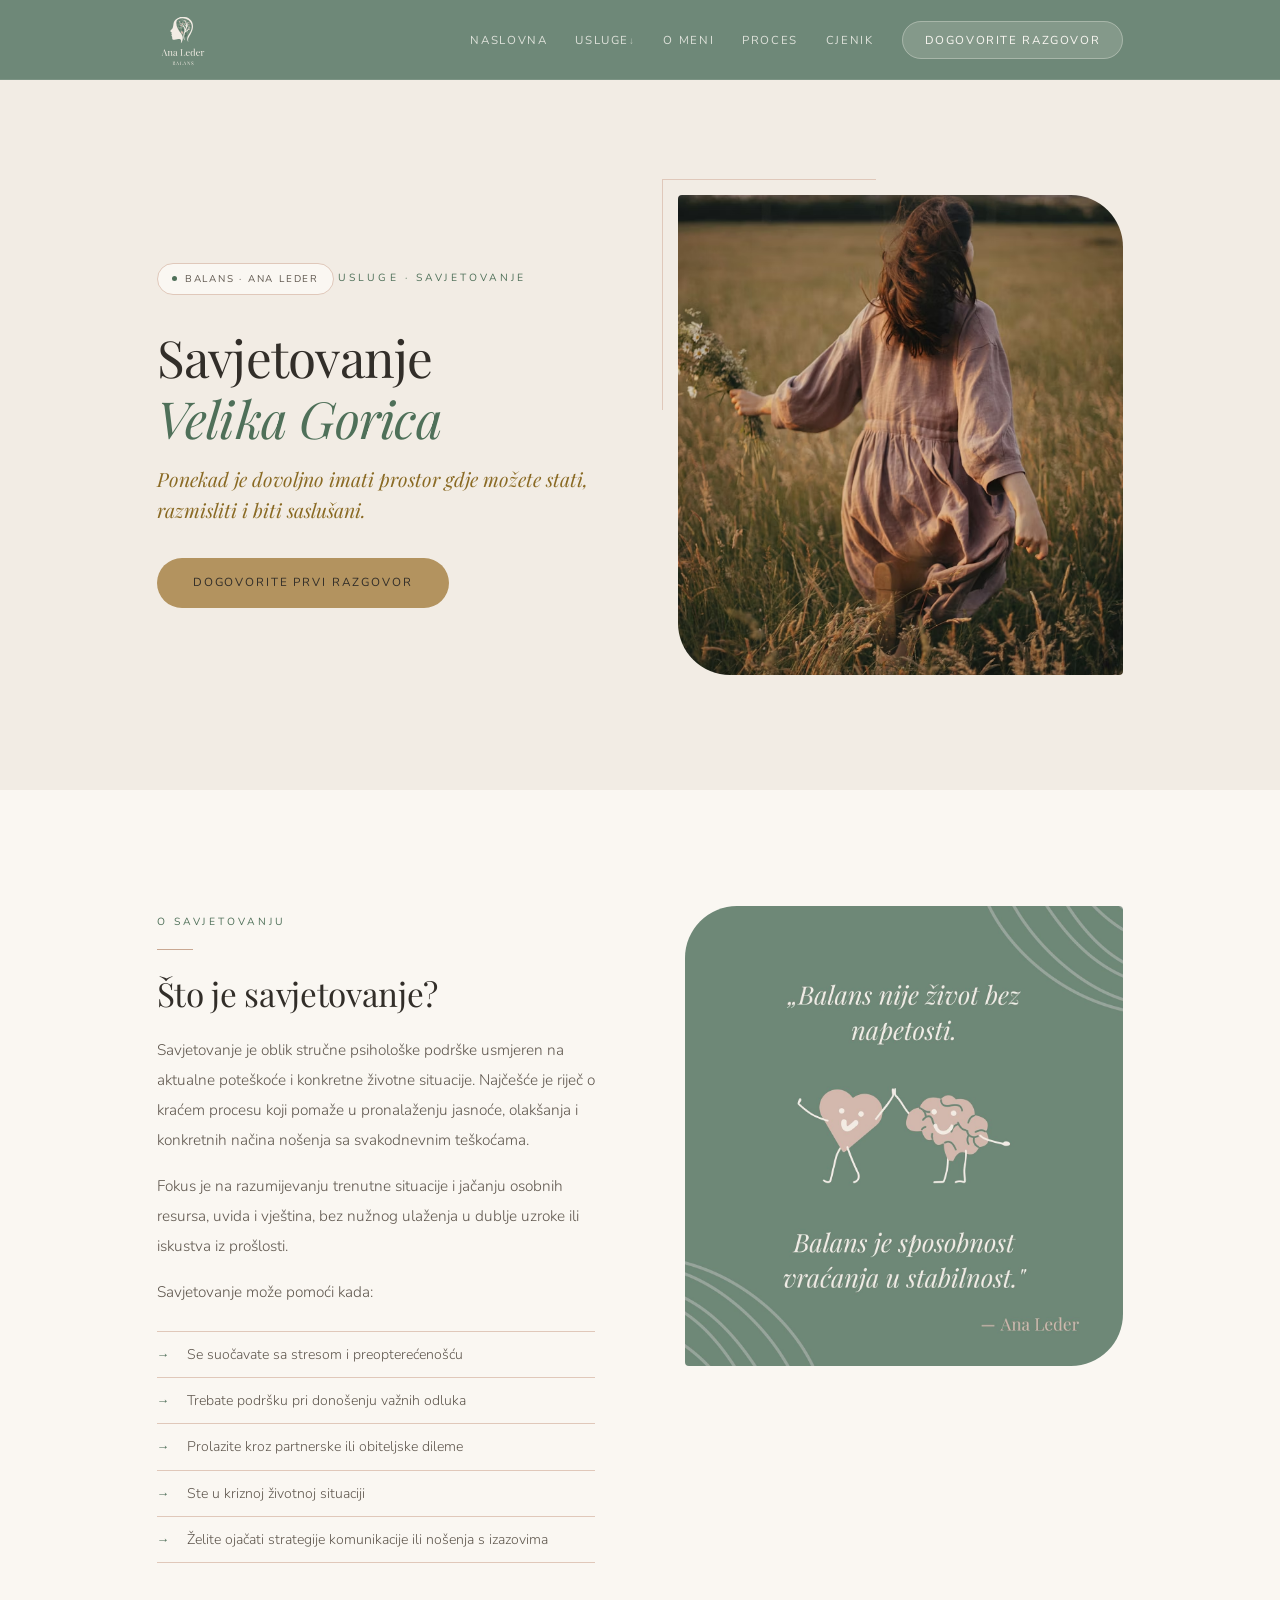
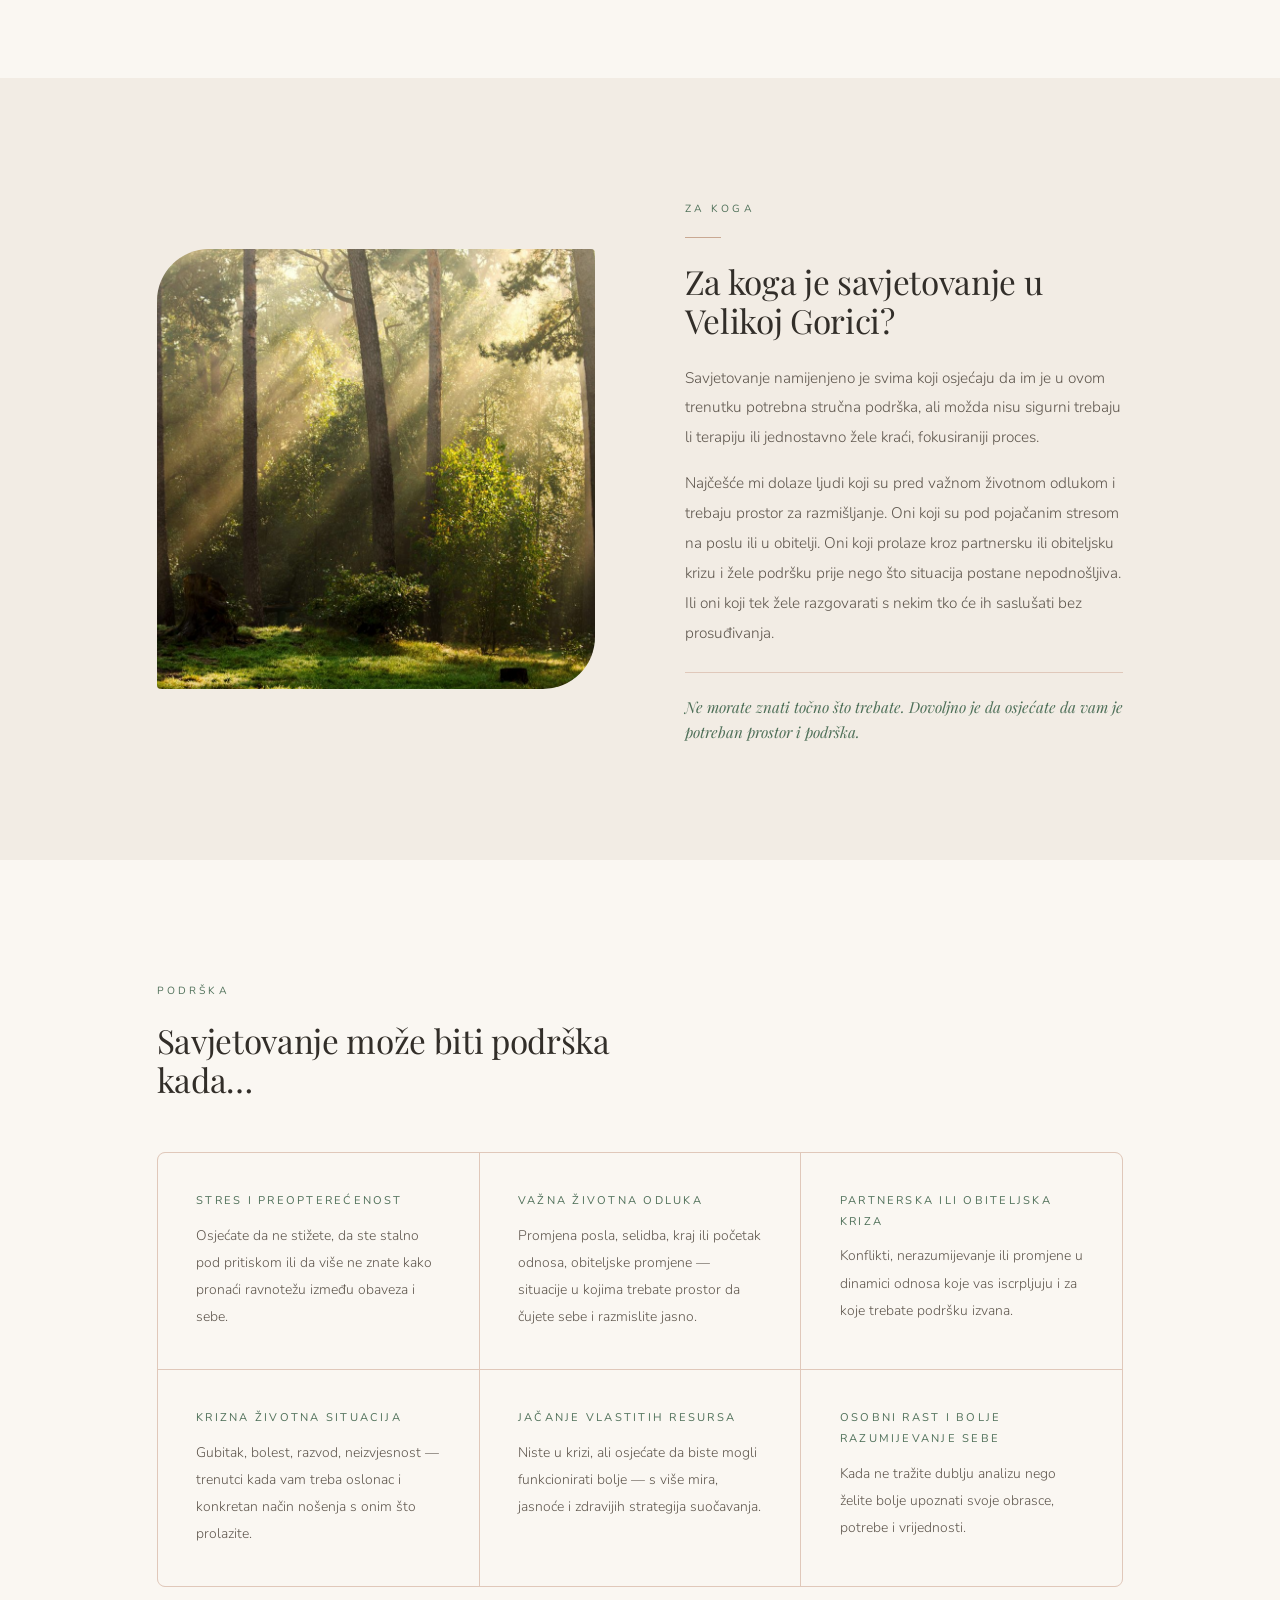
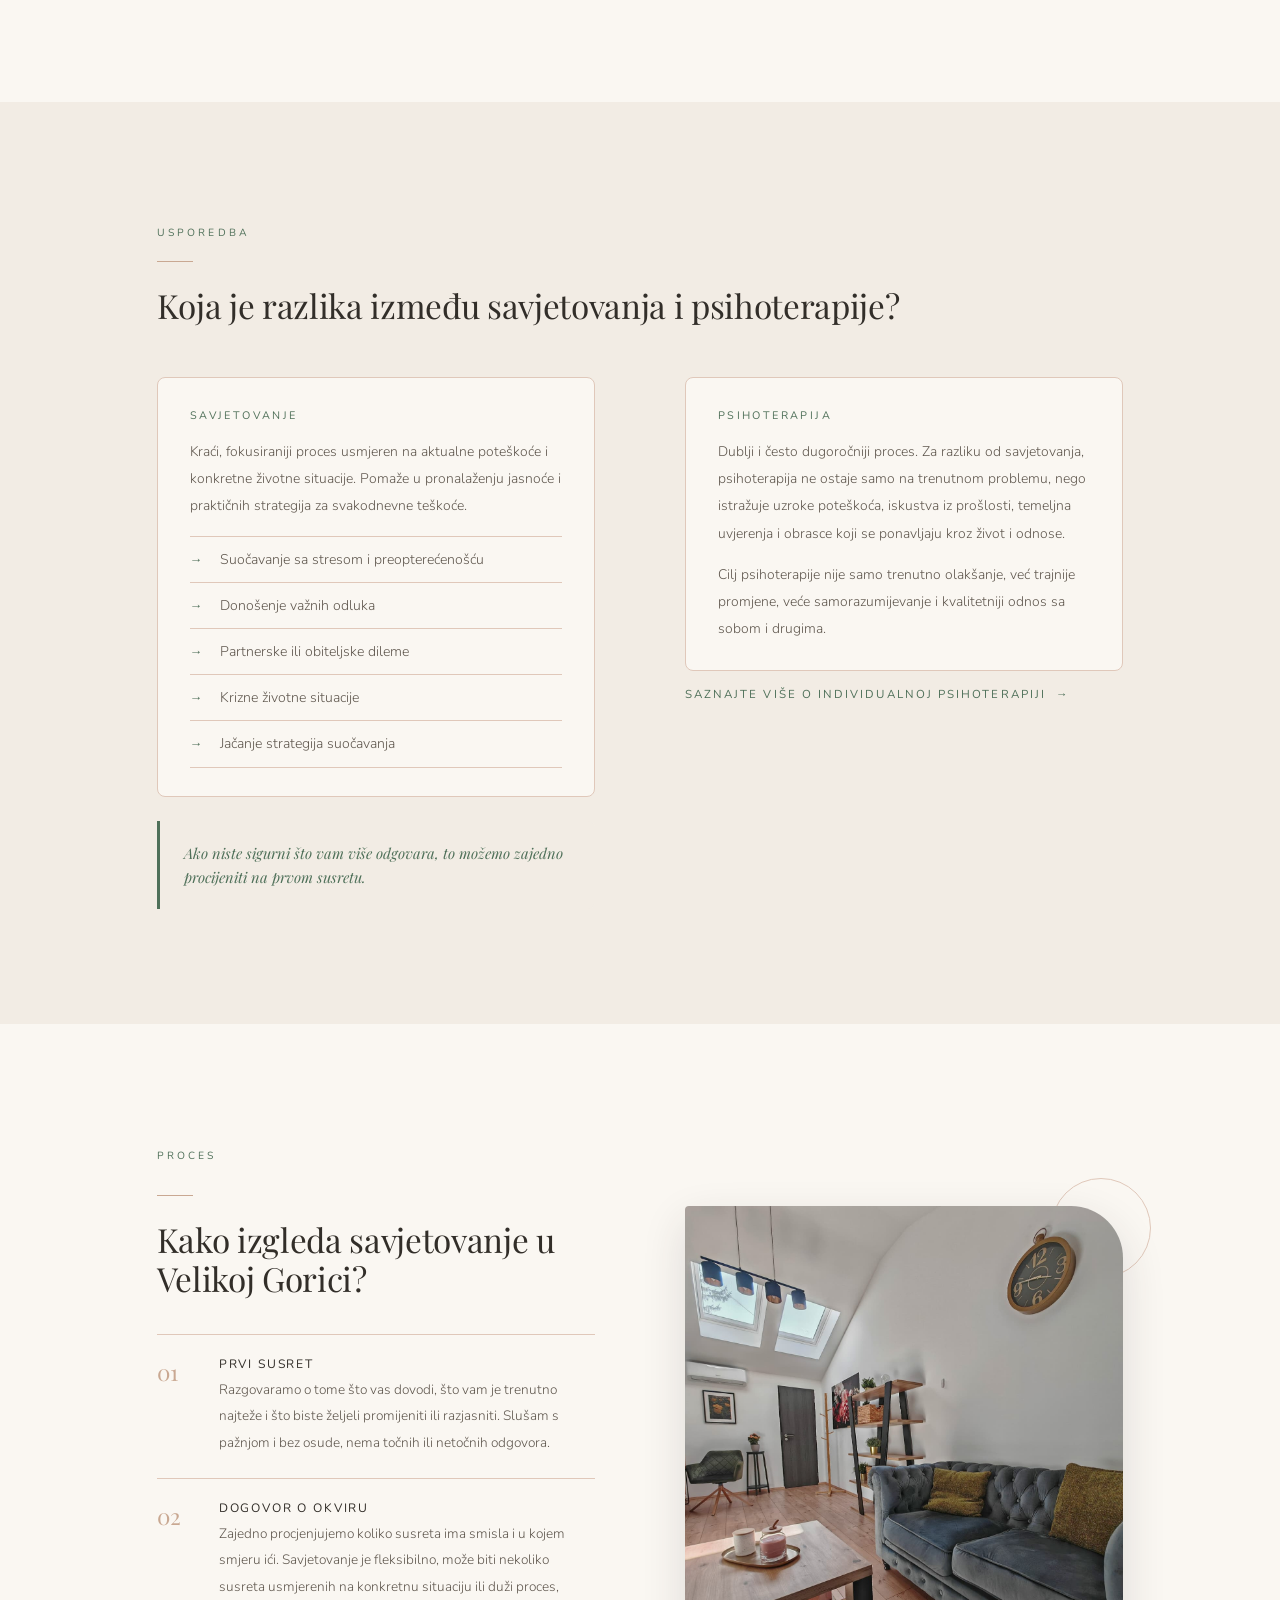
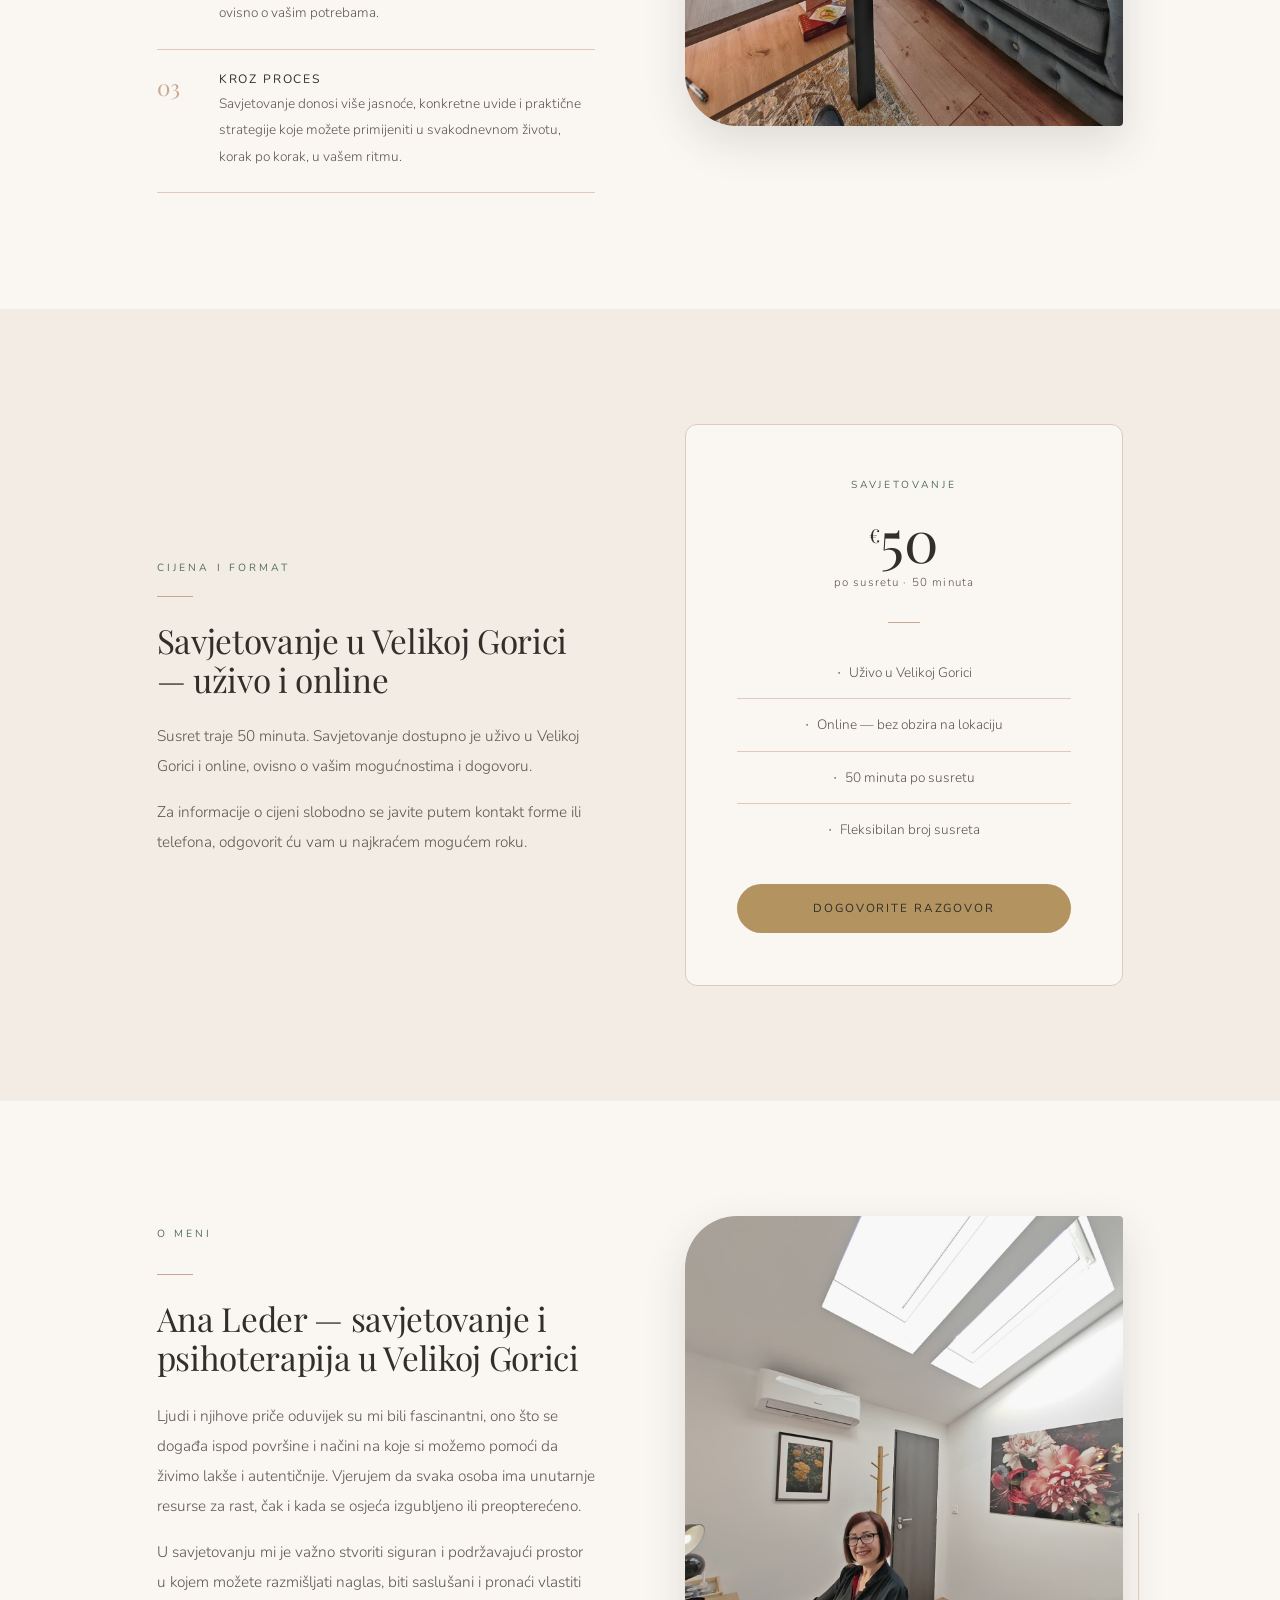
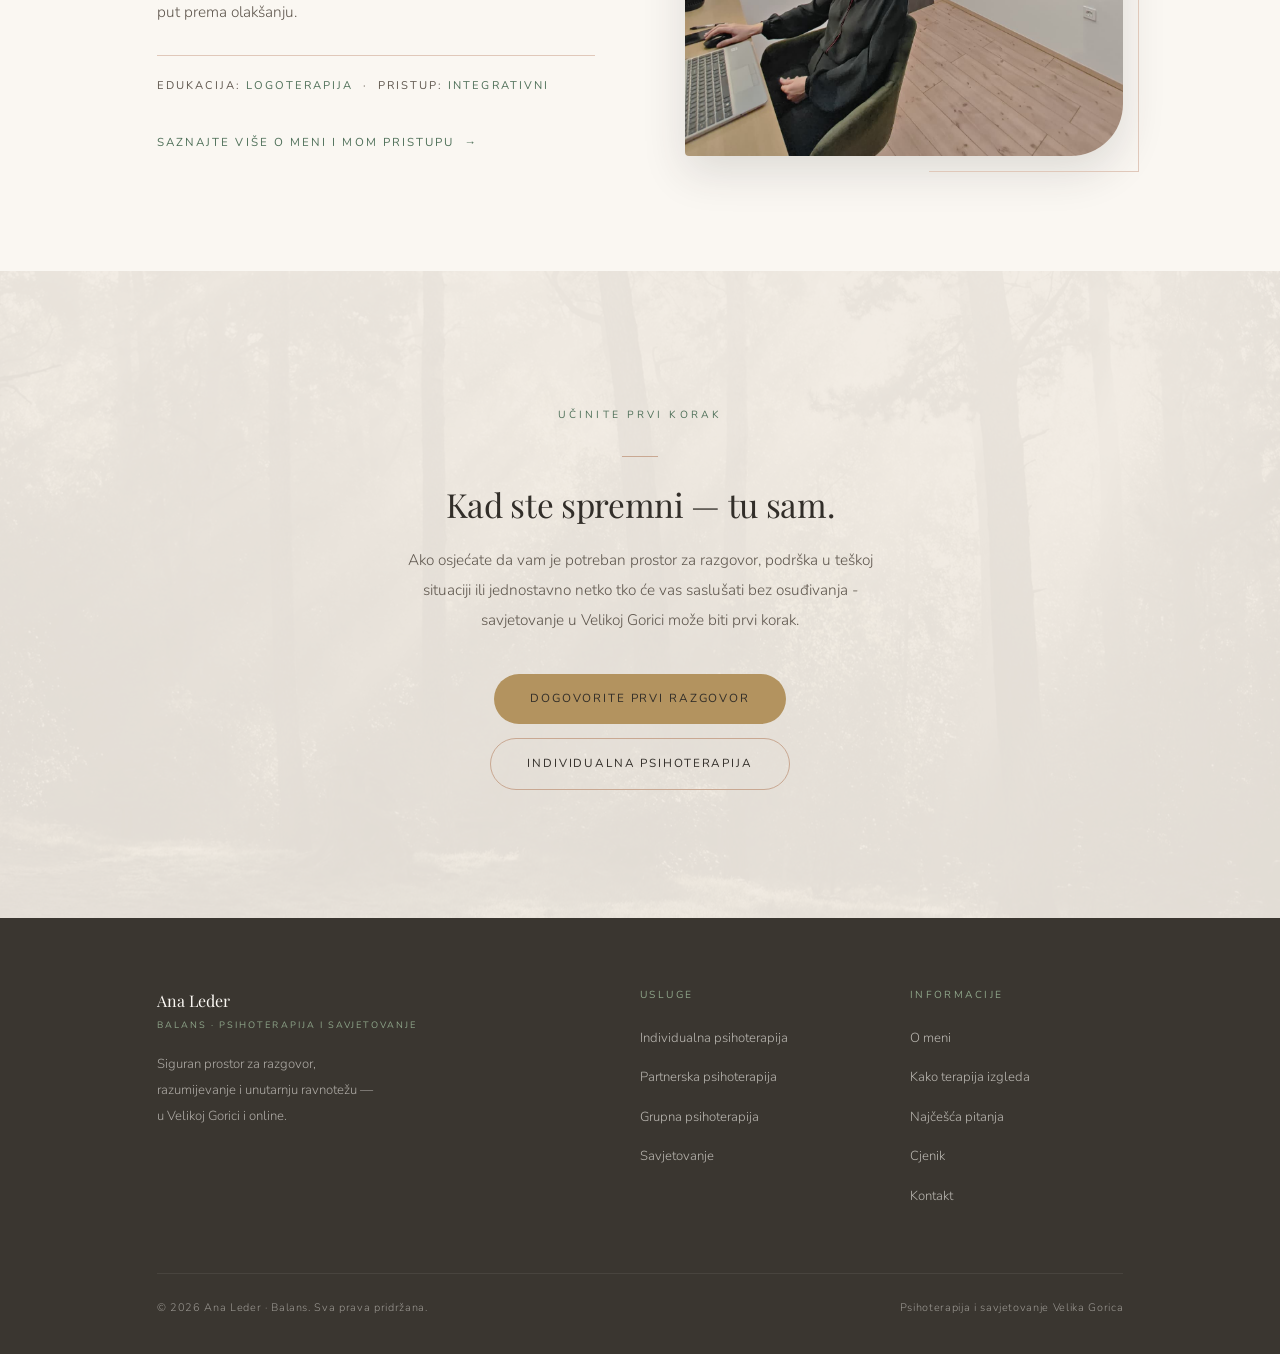
<file: savjetovanje.html>
<!DOCTYPE html>
<html lang="hr">
<head>
  <meta charset="UTF-8" />
  <meta name="viewport" content="width=device-width, initial-scale=1.0" />

  <!-- SEO -->
  <title>Savjetovanje Velika Gorica | Balans — Ana Leder</title>
  <meta name="description" content="Savjetovanje u Velikoj Gorici - stručna podrška za stres, životne krize, važne odluke i svakodnevne teškoće. Ana Leder. Uživo i online." />
  <meta name="robots" content="index, follow" />
  <link rel="canonical" href="https://psihoterapija-balans.hr/savjetovanje.html" />

  <!-- Open Graph -->
  <meta property="og:title" content="Savjetovanje Velika Gorica | Balans - Ana Leder" />
  <meta property="og:description" content="Stručna podrška za stres, životne krize, važne odluke i svakodnevne teškoće. Uživo i online." />
  <meta property="og:type" content="website" />
  <meta property="og:url" content="https://psihoterapija-balans.hr/savjetovanje.html" />

  <!-- Fonts — self-hosted woff2 (bez vanjskih zahtjeva); preload kritičnih (latin) za brzi LCP -->
  <link rel="preload" as="font" type="font/woff2" href="fonts/playfair-latin.woff2" crossorigin />
  <link rel="preload" as="font" type="font/woff2" href="fonts/nunito-latin.woff2" crossorigin />

  <!-- Global CSS -->
  <link rel="stylesheet" href="css/style.css" />

  <!-- Favicon -->
  <link rel="icon" href="slike/PsihoterapijaBalanslogo.svg" type="image/svg+xml" />
  <meta name="theme-color" content="#6e8878" />

  <!-- Social / OG slika + Twitter -->
  <meta property="og:site_name" content="Balans — Ana Leder, psihoterapija i savjetovanje" />
  <meta property="og:locale" content="hr_HR" />
  <meta property="og:image" content="https://psihoterapija-balans.hr/slike/PsihoterapijaBalansnature.jpg" />
  <meta property="og:image:width" content="1600" />
  <meta property="og:image:height" content="900" />
  <meta property="og:image:alt" content="Balans — psihoterapija i savjetovanje, Velika Gorica" />
  <meta name="twitter:card" content="summary_large_image" />

  <!-- Lokalni SEO (geo) -->
  <meta name="author" content="Ana Leder" />
  <meta name="geo.region" content="HR" />
  <meta name="geo.placename" content="Velika Gorica" />
  <meta name="geo.position" content="45.7153;16.0753" />
  <meta name="ICBM" content="45.7153, 16.0753" />

  <!-- Schema.org — Usluga -->
  <script type="application/ld+json">
  {
    "@context": "https://schema.org",
    "@type": "Service",
    "serviceType": "Savjetovanje",
    "name": "Savjetovanje Velika Gorica",
    "url": "https://psihoterapija-balans.hr/savjetovanje.html",
    "areaServed": { "@type": "City", "name": "Velika Gorica" },
    "provider": {
      "@type": "MedicalBusiness",
      "name": "Balans — Ana Leder, psihoterapija i savjetovanje",
      "telephone": "+385915246237",
      "address": { "@type": "PostalAddress", "streetAddress": "Zagrebačka ul. 37b", "addressLocality": "Velika Gorica", "postalCode": "10410", "addressCountry": "HR" }
    }
  }
  </script>

  <style>

    /* ══════════════════════════════════════
       HERO — podstranica
    ══════════════════════════════════════ */
    #hero-sub {
      padding-top: var(--nav-h);
      background: var(--canvas);
      position: relative; overflow: hidden;
    }
    .hero-sub-inner {
      display: grid; grid-template-columns: 1fr 1fr;
      align-items: center;
      gap: clamp(40px, 6vw, 80px);
      padding: clamp(60px, 9vw, 120px) 0;
    }
    .hero-sub-text .label { margin-bottom: 18px; }
    .hero-sub-text h1     { margin-bottom: 16px; }
    .hero-sub-text h1 em  { font-style: italic; color: var(--moss); }
    .hero-sub-text .hero-sub-lead {
      font-family: 'Playfair Display', serif; font-style: italic;
      font-size: clamp(.98rem, 1.6vw, 1.22rem);
      color: var(--gold); line-height: 1.6; margin-bottom: 32px; max-width: 44ch;
    }
    .hero-sub-img img {
      width: 100%; height: clamp(300px, 40vw, 480px);
      object-fit: cover;
      border-radius: 4px 52px 4px 52px;
      filter: saturate(.96);
    }
    /* Dekorativni okvir */
    .hero-sub-img { position: relative; }
    .hero-sub-img::before {
      content: ''; position: absolute; top: -16px; left: -16px;
      width: 48%; height: 48%;
      border-top: 1px solid var(--clay-l); border-left: 1px solid var(--clay-l);
    }

    @media (max-width: 860px) {
      .hero-sub-inner { grid-template-columns: 1fr; padding: 48px 0 40px; gap: 36px; }
      .hero-sub-img img { height: clamp(220px, 55vw, 340px); }
      .hero-sub-img::before { display: none; }
    }

    /* ══════════════════════════════════════
       SEKCIJA 2 — ŠTO JE SAVJETOVANJE
    ══════════════════════════════════════ */
    #what-is { background: var(--cream); }

    .what-is-grid {
      display: grid; grid-template-columns: 1fr 1fr;
      gap: clamp(44px, 7vw, 100px); align-items: start;
    }
    .what-is-text h2 { margin-bottom: 22px; }
    .what-is-text p + p { margin-top: 16px; }

    /* mini lista u sekciji 2 */
    .mini-list { list-style: none; margin-top: 24px; }
    .mini-list li {
      display: grid; grid-template-columns: 18px 1fr; gap: 12px;
      align-items: start; padding: 11px 0;
      border-bottom: 1px solid var(--clay-l);
      font-size: .88rem; color: var(--muted); font-weight: 300; line-height: 1.65;
    }
    .mini-list li:first-child { border-top: 1px solid var(--clay-l); }
    .mini-list li::before { content: '→'; color: var(--moss); font-size: .8rem; margin-top: 2px; }

    .what-is-img img {
      width: 100%; height: clamp(300px, 40vw, 460px);
      object-fit: cover; object-position: center center;
      border-radius: 52px 4px 52px 4px;
      filter: saturate(.96);
      margin-top: clamp(20px, 4vw, 60px); /* pomak dolje da se centrira */
    }

    @media (max-width: 860px) {
      .what-is-grid { grid-template-columns: 1fr; gap: 36px; }
    }

    /* ══════════════════════════════════════
       SEKCIJA 3 — ZA KOGA
    ══════════════════════════════════════ */
    #for-whom { background: var(--canvas); }

    .for-whom-inner {
      display: grid; grid-template-columns: 1fr 1fr;
      gap: clamp(44px, 7vw, 100px); align-items: center;
    }
    .for-whom-text h2 { margin-bottom: 22px; }
    .for-whom-text p + p { margin-top: 16px; }
    .for-whom-text .italic-end {
      margin-top: 24px; padding-top: 22px;
      border-top: 1px solid var(--clay-l);
      font-family: 'Playfair Display', serif; font-style: italic;
      font-size: .95rem; color: var(--moss); line-height: 1.65;
    }

    .for-whom-img img {
      width: 100%; height: clamp(280px, 38vw, 440px);
      object-fit: cover;
      border-radius: 4px 52px 4px 52px;
      filter: saturate(.96);
    }

    @media (max-width: 860px) {
      .for-whom-inner { grid-template-columns: 1fr; gap: 36px; }
    }

    /* ══════════════════════════════════════
       SEKCIJA 4 — S ČIME MOŽE POMOĆI
    ══════════════════════════════════════ */
    #can-help { background: var(--cream); }

    .help-header { margin-bottom: 52px; max-width: 520px; }
    .help-header h2 { margin-top: 16px; margin-bottom: 14px; }

    /* 5 kartica — 3+2 layout */
    .help-grid-5 {
      display: grid;
      grid-template-columns: repeat(3, 1fr);
      gap: 1px; background: var(--clay-l);
      border: 1px solid var(--clay-l); border-radius: 8px; overflow: hidden;
    }
    /* Zadnje 2 kartice centriramo u redu */
    .help-grid-5 .help-card:nth-child(4),
    .help-grid-5 .help-card:nth-child(5) {
      /* ostaju u gridu, izgledaju uniformno */
    }

    .help-card {
      background: var(--cream);
      padding: clamp(24px, 3vw, 40px);
      transition: background .24s;
    }
    .help-card:hover { background: var(--canvas); }
    .help-card-title {
      font-family: 'Nunito', sans-serif; font-size: .7rem; font-weight: 400;
      letter-spacing: .2em; text-transform: uppercase;
      color: var(--moss); margin-bottom: 10px; display: block;
    }
    .help-card p { font-size: .87rem; margin: 0; }

    @media (max-width: 860px) {
      .help-grid-5 { grid-template-columns: 1fr 1fr; }
    }
    @media (max-width: 560px) {
      .help-grid-5 { grid-template-columns: 1fr; }
    }

    /* ══════════════════════════════════════
       SEKCIJA 5 — SAVJETOVANJE VS TERAPIJA
    ══════════════════════════════════════ */
    #vs-therapy { background: var(--canvas); }

    .vs-grid {
      display: grid; grid-template-columns: 1fr 1fr;
      gap: clamp(44px, 7vw, 100px); align-items: start;
    }

    .vs-col h2 { margin-bottom: 22px; }
    .vs-col h3 {
      font-family: 'Nunito', sans-serif; font-size: .72rem; font-weight: 400;
      letter-spacing: .2em; text-transform: uppercase;
      color: var(--moss); margin-bottom: 16px;
    }
    .vs-col p + p { margin-top: 14px; }

    .vs-card {
      padding: 28px 32px;
      border-radius: 8px;
      border: 1px solid var(--clay-l);
    }
    .vs-card.savjetovanje { background: var(--cream); }
    .vs-card.terapija     { background: var(--cream); margin-top: 0; }

    .vs-card .vs-title {
      font-family: 'Nunito', sans-serif; font-size: .68rem; font-weight: 400;
      letter-spacing: .22em; text-transform: uppercase;
      color: var(--moss); margin-bottom: 12px; display: block;
    }
    .vs-card p { font-size: .87rem; margin: 0; }
    .vs-card .mini-list { margin-top: 16px; }

    .vs-divider {
      text-align: center; padding: 20px 0;
      font-family: 'Playfair Display', serif; font-style: italic;
      font-size: .88rem; color: var(--clay);
    }

    .vs-note {
      margin-top: 24px; padding: 20px 24px;
      background: var(--canvas);
      border-left: 3px solid var(--moss);
      border-radius: 0 8px 8px 0;
      font-family: 'Playfair Display', serif; font-style: italic;
      font-size: .92rem; color: var(--moss); line-height: 1.65;
    }

    @media (max-width: 860px) {
      .vs-grid { grid-template-columns: 1fr; gap: 40px; }
    }

    /* ══════════════════════════════════════
       SEKCIJA 6 — KAKO IZGLEDA
    ══════════════════════════════════════ */
    #how-it-looks { background: var(--cream); }

    /* ══════════════════════════════════════
       SEKCIJA 7 — CIJENA I FORMAT
    ══════════════════════════════════════ */
    #price { background: var(--canvas); }

    .price-grid {
      display: grid; grid-template-columns: 1fr 1fr;
      gap: clamp(44px, 7vw, 100px); align-items: center;
    }
    .price-text h2 { margin-bottom: 22px; }
    .price-text p + p { margin-top: 16px; }

    .price-card {
      background: var(--cream);
      border: 1px solid var(--clay-l);
      border-radius: 12px;
      padding: clamp(32px, 4vw, 52px);
      text-align: center;
    }
    .price-label-tag {
      font-family: 'Nunito', sans-serif; font-size: .64rem; font-weight: 400;
      letter-spacing: .28em; text-transform: uppercase;
      color: var(--moss); margin-bottom: 16px; display: block;
    }
    .price-main {
      font-family: 'Playfair Display', serif;
      font-size: clamp(1rem, 2vw, 1.2rem);
      color: var(--dark); line-height: 1.5;
      margin-bottom: 8px;
    }
    .price-sub {
      font-family: 'Nunito', sans-serif; font-size: .82rem; font-weight: 300;
      color: var(--muted); line-height: 1.8; margin-bottom: 28px;
    }
    .price-divider { width: 32px; height: 1px; background: var(--clay); margin: 0 auto 24px; }
    .price-details { list-style: none; }
    .price-details li {
      font-size: .85rem; color: var(--muted); padding: 8px 0;
      border-bottom: 1px solid var(--clay-l);
      display: flex; align-items: center; justify-content: center; gap: 8px;
    }
    .price-details li:last-child { border: none; }
    .price-details li::before { content: '·'; color: var(--moss); font-size: 1.2rem; }

    @media (max-width: 860px) {
      .price-grid { grid-template-columns: 1fr; gap: 40px; }
    }

    /* ══════════════════════════════════════
       SEKCIJA 8 — O MENI
    ══════════════════════════════════════ */
    #about { background: var(--cream); }

    /* ══════════════════════════════════════
       ZAVRŠNI CTA
    ══════════════════════════════════════ */
    #cta-final {
      padding: clamp(80px, 10vw, 140px) 0;
      background: var(--canvas); position: relative; overflow: hidden;
    }
    #cta-final::before {
      content: ''; position: absolute; inset: 0;
      background: url('slike/PsihoterapijaBalansnature.jpg') center/cover no-repeat;
      opacity: .06; filter: saturate(.2);
    }
    .cta-box {
      position: relative; z-index: 1;
      max-width: 600px; margin: 0 auto; text-align: center;
    }
    .cta-box h2 { margin-bottom: 20px; }
    .cta-box p  { max-width: 52ch; margin: 0 auto; }
    .cta-btns {
      margin-top: 40px;
      display: flex; gap: 14px; justify-content: center; flex-wrap: wrap;
    }

  </style>
</head>

<body>

<!-- ═══════════════════════════ HEADER ═══════════════════════════ -->
<nav id="site-nav">
  <div class="wrap nav-i">
    <a href="index.html" class="nav-logo" aria-label="Balans Ana Leder — povratak na naslovnicu">
      <img src="slike/PsihoterapijaBalanslogo.svg" alt="Balans — Ana Leder, psihoterapija i savjetovanje" width="52" height="52" />
    </a>
    <button class="nav-burger" id="burger" aria-label="Otvori izbornik" aria-expanded="false">
      <span></span><span></span><span></span>
    </button>
    <ul class="nav-links" id="nav-links" role="list">
      <li><a href="index.html">Naslovna</a></li>
      <li class="has-dropdown">
        <a href="#" aria-haspopup="true">Usluge</a>
        <ul class="dropdown" role="list">
          <li><a href="individualna-psihoterapija.html">Individualna psihoterapija</a></li>
          <li><a href="partnerska-psihoterapija.html">Partnerska psihoterapija</a></li>
          <li><a href="grupna-psihoterapija.html">Grupna psihoterapija</a></li>
          <li><a href="savjetovanje.html">Savjetovanje</a></li>
        </ul>
      </li>
      <li><a href="o-meni.html">O meni</a></li>
      <li><a href="proces-pitanja.html">Proces</a></li>
      <li><a href="cjenik.html">Cjenik</a></li>
      <li><a href="kontakt.html" class="ncta">Dogovorite razgovor</a></li>
    </ul>
  </div>
</nav>
<!-- /HEADER -->


<main>

  <!-- ══════════════════════════════════════════════════════════
       SEKCIJA 1 — HERO
  ══════════════════════════════════════════════════════════ -->
  <section id="hero-sub" aria-label="Savjetovanje">
    <div class="wrap">
      <div class="hero-sub-inner">

        <div class="hero-sub-text rv">
          <span class="balans-badge">Balans · Ana Leder</span>
          <span class="label">Usluge · Savjetovanje</span>
          <h1>Savjetovanje<br><em>Velika Gorica</em></h1>
          <p class="hero-sub-lead">Ponekad je dovoljno imati prostor gdje možete stati, razmisliti i biti saslušani.</p>
          <a href="kontakt.html" class="btn btn-dark">Dogovorite prvi razgovor</a>
        </div>

        <div class="hero-sub-img rv">
          <!--
            PLACEHOLDER — zamijeni s pravom slikom:
            <img src="slike/savjetovanje-hero.jpg" alt="Savjetovanje — prostor za razgovor" width="700" height="480" />
          -->
          <img
            src="slike/Naturehappy.avif"
            alt="Savjetovanje — prostor za razmišljanje i razgovor"
            width="700" height="480" loading="eager" fetchpriority="high" decoding="async"
          />
        </div>

      </div>
    </div>
  </section>


  <!-- ══════════════════════════════════════════════════════════
       SEKCIJA 2 — ŠTO JE SAVJETOVANJE
  ══════════════════════════════════════════════════════════ -->
  <section id="what-is" class="section" aria-label="Što je savjetovanje">
    <div class="wrap">
      <div class="what-is-grid">

        <div class="what-is-text rv">
          <span class="label">O savjetovanju</span>
          <div class="rule" style="margin-top:14px;"></div>
          <h2>Što je savjetovanje?</h2>
          <p>Savjetovanje je oblik stručne psihološke podrške usmjeren na aktualne poteškoće i konkretne životne situacije. Najčešće je riječ o kraćem procesu koji pomaže u pronalaženju jasnoće, olakšanja i konkretnih načina nošenja sa svakodnevnim teškoćama.</p>
          <p>Fokus je na razumijevanju trenutne situacije i jačanju osobnih resursa, uvida i vještina, bez nužnog ulaženja u dublje uzroke ili iskustva iz prošlosti.</p>
          <p>Savjetovanje može pomoći kada:</p>
          <ul class="mini-list">
            <li>Se suočavate sa stresom i preopterećenošću</li>
            <li>Trebate podršku pri donošenju važnih odluka</li>
            <li>Prolazite kroz partnerske ili obiteljske dileme</li>
            <li>Ste u kriznoj životnoj situaciji</li>
            <li>Želite ojačati strategije komunikacije ili nošenja s izazovima</li>
          </ul>
        </div>

        <div class="rv">
          <!--
            PLACEHOLDER:
            <img src="slike/savjetovanje-sto-je.jpg" alt="Što je savjetovanje" width="600" height="460" loading="lazy" />
          -->
          <img
            src="slike/„Balans nije život bez napetosti. Balans je sposobnost vraćanja u stabilnost..jpg"
            alt="Siguran prostor za savjetovanje i podršku"
            width="600" height="460" loading="lazy"
            style="width:100%; height:clamp(300px,40vw,460px); object-fit:cover; border-radius:52px 4px 52px 4px; filter:saturate(.96);"
          />
        </div>

      </div>
    </div>
  </section>


  <!-- ══════════════════════════════════════════════════════════
       SEKCIJA 3 — ZA KOGA
  ══════════════════════════════════════════════════════════ -->
  <section id="for-whom" class="section" aria-label="Za koga je savjetovanje u Velikoj Gorici">
    <div class="wrap">
      <div class="for-whom-inner">

        <div class="rv">
          <!--
            PLACEHOLDER:
            <img src="slike/savjetovanje-za-koga.jpg" alt="Za koga je savjetovanje" width="600" height="440" loading="lazy" />
          -->
          <img
            src="slike/PsihoterapijaBalansnature.jpg"
            alt="Savjetovanje za sve koji osjećaju da im treba podrška"
            width="600" height="440" loading="lazy"
            style="width:100%; height:clamp(280px,38vw,440px); object-fit:cover; border-radius:52px 4px 52px 4px; filter:saturate(.96);"
          />
        </div>

        <div class="for-whom-text rv">
          <span class="label">Za koga</span>
          <div class="rule" style="margin-top:14px;"></div>
          <h2>Za koga je savjetovanje u Velikoj Gorici?</h2>
          <p>Savjetovanje namijenjeno je svima koji osjećaju da im je u ovom trenutku potrebna stručna podrška, ali možda nisu sigurni trebaju li terapiju ili jednostavno žele kraći, fokusiraniji proces.</p>
          <p>Najčešće mi dolaze ljudi koji su pred važnom životnom odlukom i trebaju prostor za razmišljanje. Oni koji su pod pojačanim stresom na poslu ili u obitelji. Oni koji prolaze kroz partnersku ili obiteljsku krizu i žele podršku prije nego što situacija postane nepodnošljiva. Ili oni koji tek žele razgovarati s nekim tko će ih saslušati bez prosuđivanja.</p>
          <p class="italic-end">Ne morate znati točno što trebate. Dovoljno je da osjećate da vam je potreban prostor i podrška.</p>
        </div>

      </div>
    </div>
  </section>


  <!-- ══════════════════════════════════════════════════════════
       SEKCIJA 4 — S ČIME MOŽE POMOĆI
  ══════════════════════════════════════════════════════════ -->
  <section id="can-help" class="section" aria-label="S čime može pomoći savjetovanje">
    <div class="wrap">

      <div class="help-header rv">
        <span class="label">Podrška</span>
        <h2>Savjetovanje može biti podrška kada…</h2>
      </div>

      <div class="help-grid-5">

        <div class="help-card rv">
          <span class="help-card-title">Stres i preopterećenost</span>
          <p>Osjećate da ne stižete, da ste stalno pod pritiskom ili da više ne znate kako pronaći ravnotežu između obaveza i sebe.</p>
        </div>

        <div class="help-card rv">
          <span class="help-card-title">Važna životna odluka</span>
          <p>Promjena posla, selidba, kraj ili početak odnosa, obiteljske promjene — situacije u kojima trebate prostor da čujete sebe i razmislite jasno.</p>
        </div>

        <div class="help-card rv">
          <span class="help-card-title">Partnerska ili obiteljska kriza</span>
          <p>Konflikti, nerazumijevanje ili promjene u dinamici odnosa koje vas iscrpljuju i za koje trebate podršku izvana.</p>
        </div>

        <div class="help-card rv">
          <span class="help-card-title">Krizna životna situacija</span>
          <p>Gubitak, bolest, razvod, neizvjesnost — trenutci kada vam treba oslonac i konkretan način nošenja s onim što prolazite.</p>
        </div>

        <div class="help-card rv">
          <span class="help-card-title">Jačanje vlastitih resursa</span>
          <p>Niste u krizi, ali osjećate da biste mogli funkcionirati bolje — s više mira, jasnoće i zdravijih strategija suočavanja.</p>
        </div>

        <div class="help-card rv">
          <span class="help-card-title">Osobni rast i bolje razumijevanje sebe</span>
          <p>Kada ne tražite dublju analizu nego želite bolje upoznati svoje obrasce, potrebe i vrijednosti.</p>
        </div>

  
  </section>


  <!-- ══════════════════════════════════════════════════════════
       SEKCIJA 5 — SAVJETOVANJE VS PSIHOTERAPIJA
  ══════════════════════════════════════════════════════════ -->
  <section id="vs-therapy" class="section" aria-label="Razlika između savjetovanja i psihoterapije">
    <div class="wrap">

      <div style="margin-bottom:52px;" class="rv">
        <span class="label">Usporedba</span>
        <div class="rule" style="margin-top:14px;"></div>
        <h2>Koja je razlika između savjetovanja i psihoterapije?</h2>
      </div>

      <div class="vs-grid">

        <div class="rv">
          <div class="vs-card savjetovanje">
            <span class="vs-title">Savjetovanje</span>
            <p>Kraći, fokusiraniji proces usmjeren na aktualne poteškoće i konkretne životne situacije. Pomaže u pronalaženju jasnoće i praktičnih strategija za svakodnevne teškoće.</p>
            <ul class="mini-list">
              <li>Suočavanje sa stresom i preopterećenošću</li>
              <li>Donošenje važnih odluka</li>
              <li>Partnerske ili obiteljske dileme</li>
              <li>Krizne životne situacije</li>
              <li>Jačanje strategija suočavanja</li>
            </ul>
          </div>
          <div class="vs-note">
            Ako niste sigurni što vam više odgovara, to možemo zajedno procijeniti na prvom susretu.
          </div>
        </div>

        <div class="rv">
          <div class="vs-card terapija">
            <span class="vs-title">Psihoterapija</span>
            <p>Dublji i često dugoročniji proces. Za razliku od savjetovanja, psihoterapija ne ostaje samo na trenutnom problemu, nego istražuje uzroke poteškoća, iskustva iz prošlosti, temeljna uvjerenja i obrasce koji se ponavljaju kroz život i odnose.</p>
            <p style="margin-top:14px;">Cilj psihoterapije nije samo trenutno olakšanje, već trajnije promjene, veće samorazumijevanje i kvalitetniji odnos sa sobom i drugima.</p>
          </div>
          <div style="margin-top:8px;">
            <a href="individualna-psihoterapija.html" class="link-arrow">Saznajte više o individualnoj psihoterapiji</a>
          </div>
        </div>

      </div>
    </div>
  </section>


  <!-- ══════════════════════════════════════════════════════════
       SEKCIJA 6 — KAKO IZGLEDA SAVJETOVANJE
  ══════════════════════════════════════════════════════════ -->
  <section id="how-it-looks" class="section" aria-label="Kako izgleda savjetovanje u Velikoj Gorici">
    <div class="wrap">
      <div class="two-col">

        <div class="text-block rv">
          <span class="label">Proces</span>
          <div class="rule" style="margin-top:14px;"></div>
          <h2>Kako izgleda savjetovanje u Velikoj Gorici?</h2>
          <div class="steps" style="margin-top:36px;">
            <div class="step">
              <span class="step-n">01</span>
              <div class="step-b">
                <h3>Prvi susret</h3>
                <p>Razgovaramo o tome što vas dovodi, što vam je trenutno najteže i što biste željeli promijeniti ili razjasniti. Slušam s pažnjom i bez osude, nema točnih ili netočnih odgovora.</p>
              </div>
            </div>
            <div class="step">
              <span class="step-n">02</span>
              <div class="step-b">
                <h3>Dogovor o okviru</h3>
                <p>Zajedno procjenjujemo koliko susreta ima smisla i u kojem smjeru ići. Savjetovanje je fleksibilno, može biti nekoliko susreta usmjerenih na konkretnu situaciju ili duži proces, ovisno o vašim potrebama.</p>
              </div>
            </div>
            <div class="step">
              <span class="step-n">03</span>
              <div class="step-b">
                <h3>Kroz proces</h3>
                <p>Savjetovanje donosi više jasnoće, konkretne uvide i praktične strategije koje možete primijeniti u svakodnevnom životu, korak po korak, u vašem ritmu.</p>
              </div>
            </div>
          </div>
        </div>

        <div class="photo-wrap circle-accent rv">
          <!--
            PLACEHOLDER:
            <img class="photo-main photo-r3" src="slike/savjetovanje-proces.jpg" alt="Savjetovanje — korak po korak" width="600" height="520" loading="lazy" />
          -->
          <img
            class="photo-main photo-r3"
            src="slike/PsihoterapijaBalansVelikaGoricainterije.jpeg"
            alt="Savjetovanje — siguran prostor za razgovor"
            width="600" height="520" loading="lazy"
          />
        </div>

      </div>
    </div>
  </section>


  <!-- ══════════════════════════════════════════════════════════
       SEKCIJA 7 — CIJENA I FORMAT
  ══════════════════════════════════════════════════════════ -->
  <section id="price" class="section" aria-label="Savjetovanje u Velikoj Gorici — uživo i online">
    <div class="wrap">
      <div class="price-grid">

        <div class="price-text rv">
          <span class="label">Cijena i format</span>
          <div class="rule" style="margin-top:14px;"></div>
          <h2>Savjetovanje u Velikoj Gorici — uživo i online</h2>
          <p>Susret traje 50 minuta. Savjetovanje dostupno je uživo u Velikoj Gorici i online, ovisno o vašim mogućnostima i dogovoru.</p>
          <p>Za informacije o cijeni slobodno se javite putem kontakt forme ili telefona, odgovorit ću vam u najkraćem mogućem roku.</p>
        </div>

        <div class="price-card rv">
          <span class="price-label-tag">Savjetovanje</span>
          <div class="price-amount" style="font-family:'Playfair Display',serif; font-size:clamp(2.4rem,5vw,3.6rem); color:var(--dark); line-height:1; margin-bottom:4px;"><sup style="font-size:1.2rem; vertical-align:super;">€</sup>50</div>
          <span class="price-unit" style="font-family:'Nunito',sans-serif; font-size:.72rem; font-weight:300; color:var(--muted); letter-spacing:.1em; margin-bottom:28px; display:block;">po susretu · 50 minuta</span>
          <div class="price-divider"></div>
          <ul class="price-details">
            <li>Uživo u Velikoj Gorici</li>
            <li>Online — bez obzira na lokaciju</li>
            <li>50 minuta po susretu</li>
            <li>Fleksibilan broj susreta</li>
          </ul>
          <div style="margin-top:28px;">
            <a href="kontakt.html" class="btn btn-dark" style="display:block; text-align:center;">Dogovorite razgovor</a>
          </div>
        </div>

      </div>
    </div>
  </section>


  <!-- ══════════════════════════════════════════════════════════
       SEKCIJA 8 — O MENI
  ══════════════════════════════════════════════════════════ -->
  <section id="about" class="section" aria-label="Ana Leder — savjetovanje i psihoterapija u Velikoj Gorici">
    <div class="wrap">
      <div class="two-col flip">

        <div class="photo-wrap frame-br rv">
          <!--
            PLACEHOLDER — Anina fotografija:
            <img class="photo-main photo-r2" src="slike/ana-leder.jpg" alt="Ana Leder, psihoterapeutkinja i savjetovateljica u Velikoj Gorici" width="600" height="540" loading="lazy" />
          -->
          <img
            class="photo-main photo-r2"
            src="slike/PsihoterapijaBalansVelikaGoricaAnaLeder.jpeg"
            alt="Ana Leder, psihoterapeutkinja i savjetovateljica u Velikoj Gorici"
            width="600" height="540" loading="lazy"
          />
        </div>

        <div class="text-block rv">
          <span class="label">O meni</span>
          <div class="rule" style="margin-top:14px;"></div>
          <h2>Ana Leder — savjetovanje i psihoterapija u Velikoj Gorici</h2>
          <p>Ljudi i njihove priče oduvijek su mi bili fascinantni, ono što se događa ispod površine i načini na koje si možemo pomoći da živimo lakše i autentičnije. Vjerujem da svaka osoba ima unutarnje resurse za rast, čak i kada se osjeća izgubljeno ili preopterećeno.</p>
          <p>U savjetovanju mi je važno stvoriti siguran i podržavajući prostor u kojem možete razmišljati naglas, biti saslušani i pronaći vlastiti put prema olakšanju.</p>
          <div class="about-cred">Edukacija: <strong>Logoterapija</strong> &nbsp;·&nbsp; Pristup: <strong>Integrativni</strong></div>
          <div class="actions">
            <a href="o-meni.html" class="link-arrow">Saznajte više o meni i mom pristupu</a>
          </div>
        </div>

      </div>
    </div>
  </section>


  <!-- ══════════════════════════════════════════════════════════
       SEKCIJA 9 — ZAVRŠNI CTA
  ══════════════════════════════════════════════════════════ -->
  <section id="cta-final" aria-label="Dogovorite prvi razgovor">
    <div class="wrap">
      <div class="cta-box rv">
        <span class="label">Učinite prvi korak</span>
        <div class="rule center" style="margin-top:14px;"></div>
        <h2>Kad ste spremni — tu sam.</h2>
        <p>Ako osjećate da vam je potreban prostor za razgovor, podrška u teškoj situaciji ili jednostavno netko tko će vas saslušati bez osuđivanja - savjetovanje u Velikoj Gorici može biti prvi korak.</p>
        <div class="cta-btns">
          <a href="kontakt.html" class="btn btn-dark">Dogovorite prvi razgovor</a>
          <a href="individualna-psihoterapija.html" class="btn btn-ghost">Individualna psihoterapija</a>
        </div>
      </div>
    </div>
  </section>

</main>


<!-- ═══════════════════════════ FOOTER ═══════════════════════════ -->
<footer>
  <div class="wrap">
    <div class="ft-grid">
      <div class="ft-brand">
        <div class="ft-logo">
          Ana Leder
          <small>Balans · Psihoterapija i savjetovanje</small>
        </div>
        <p>Siguran prostor za razgovor, razumijevanje i unutarnju ravnotežu — u Velikoj Gorici i online.</p>
      </div>
      <div class="ft-col">
        <h5>Usluge</h5>
        <ul>
          <li><a href="individualna-psihoterapija.html">Individualna psihoterapija</a></li>
          <li><a href="partnerska-psihoterapija.html">Partnerska psihoterapija</a></li>
          <li><a href="grupna-psihoterapija.html">Grupna psihoterapija</a></li>
          <li><a href="savjetovanje.html">Savjetovanje</a></li>
        </ul>
      </div>
      <div class="ft-col">
        <h5>Informacije</h5>
        <ul>
          <li><a href="o-meni.html">O meni</a></li>
          <li><a href="proces-pitanja.html">Kako terapija izgleda</a></li>
          <li><a href="proces-pitanja.html#faq">Najčešća pitanja</a></li>
          <li><a href="cjenik.html">Cjenik</a></li>
          <li><a href="kontakt.html">Kontakt</a></li>
        </ul>
      </div>
    </div>
    <div class="ft-bottom">
      <span>© 2026 Ana Leder · Balans. Sva prava pridržana.</span>
      <span>Psihoterapija i savjetovanje Velika Gorica</span>
    </div>
  </div>
</footer>


<!-- ═══════════════════════════ JAVASCRIPT ═══════════════════════ -->
<script>
  const burger   = document.getElementById('burger');
  const navLinks = document.getElementById('nav-links');

  burger.addEventListener('click', () => {
    const isOpen = navLinks.classList.toggle('open');
    burger.classList.toggle('open', isOpen);
    burger.setAttribute('aria-expanded', isOpen);
  });

  navLinks.querySelectorAll('.dropdown a').forEach(link => {
    link.addEventListener('click', () => {
      navLinks.classList.remove('open');
      burger.classList.remove('open');
      burger.setAttribute('aria-expanded', 'false');
    });
  });

  const nav = document.getElementById('site-nav');
  window.addEventListener('scroll', () => {
    nav.classList.toggle('scrolled', scrollY > 30);
  }, { passive: true });

  const revealEls = document.querySelectorAll('.rv');
  const io = new IntersectionObserver(entries => {
    entries.forEach(e => {
      if (e.isIntersecting) { e.target.classList.add('on'); io.unobserve(e.target); }
    });
  }, { threshold: 0.08 });
  revealEls.forEach(el => io.observe(el));
</script>

</body>
</html>
</file>
<file: css/style.css>
/* ============================================================
   BALANS — Ana Leder | Global Stylesheet
   Fontovi: Playfair Display (serif) + Nunito (sans)
   ============================================================ */

/* ─── SELF-HOSTED FONTOVI (woff2) — nema vanjskih zahtjeva na Google ───
   Kritični (latin) se preload-aju u <head>. unicode-range kopiran s Googlea
   (uključuje latin-ext za hrvatske znakove č ć ž š đ). font-display: swap. */
@font-face {
  font-family: 'Nunito'; font-style: normal; font-weight: 300 400; font-display: swap;
  src: url(../fonts/nunito-latinext.woff2) format('woff2');
  unicode-range: U+0100-02BA,U+02BD-02C5,U+02C7-02CC,U+02CE-02D7,U+02DD-02FF,U+0304,U+0308,U+0329,U+1D00-1DBF,U+1E00-1E9F,U+1EF2-1EFF,U+2020,U+20A0-20AB,U+20AD-20C0,U+2113,U+2C60-2C7F,U+A720-A7FF;
}
@font-face {
  font-family: 'Nunito'; font-style: normal; font-weight: 300 400; font-display: swap;
  src: url(../fonts/nunito-latin.woff2) format('woff2');
  unicode-range: U+0000-00FF,U+0131,U+0152-0153,U+02BB-02BC,U+02C6,U+02DA,U+02DC,U+0304,U+0308,U+0329,U+2000-206F,U+20AC,U+2122,U+2191,U+2193,U+2212,U+2215,U+FEFF,U+FFFD;
}
@font-face {
  font-family: 'Playfair Display'; font-style: normal; font-weight: 400; font-display: swap;
  src: url(../fonts/playfair-latinext.woff2) format('woff2');
  unicode-range: U+0100-02BA,U+02BD-02C5,U+02C7-02CC,U+02CE-02D7,U+02DD-02FF,U+0304,U+0308,U+0329,U+1D00-1DBF,U+1E00-1E9F,U+1EF2-1EFF,U+2020,U+20A0-20AB,U+20AD-20C0,U+2113,U+2C60-2C7F,U+A720-A7FF;
}
@font-face {
  font-family: 'Playfair Display'; font-style: normal; font-weight: 400; font-display: swap;
  src: url(../fonts/playfair-latin.woff2) format('woff2');
  unicode-range: U+0000-00FF,U+0131,U+0152-0153,U+02BB-02BC,U+02C6,U+02DA,U+02DC,U+0304,U+0308,U+0329,U+2000-206F,U+20AC,U+2122,U+2191,U+2193,U+2212,U+2215,U+FEFF,U+FFFD;
}
@font-face {
  font-family: 'Playfair Display'; font-style: italic; font-weight: 400; font-display: swap;
  src: url(../fonts/playfair-italic-latinext.woff2) format('woff2');
  unicode-range: U+0100-02BA,U+02BD-02C5,U+02C7-02CC,U+02CE-02D7,U+02DD-02FF,U+0304,U+0308,U+0329,U+1D00-1DBF,U+1E00-1E9F,U+1EF2-1EFF,U+2020,U+20A0-20AB,U+20AD-20C0,U+2113,U+2C60-2C7F,U+A720-A7FF;
}
@font-face {
  font-family: 'Playfair Display'; font-style: italic; font-weight: 400; font-display: swap;
  src: url(../fonts/playfair-italic-latin.woff2) format('woff2');
  unicode-range: U+0000-00FF,U+0131,U+0152-0153,U+02BB-02BC,U+02C6,U+02DA,U+02DC,U+0304,U+0308,U+0329,U+2000-206F,U+20AC,U+2122,U+2191,U+2193,U+2212,U+2215,U+FEFF,U+FFFD;
}

/* ─── RESET ─────────────────────────────────────────────── */
*, *::before, *::after { box-sizing: border-box; margin: 0; padding: 0; }
html { scroll-behavior: smooth; }
img  { display: block; max-width: 100%; }
a    { color: inherit; text-decoration: none; }

/* ─── DESIGN TOKENS ─────────────────────────────────────── */
:root {
  --dark:    #322e29;   /* malo dublja za jači kontrast naslova */
  --moss:    #4f7059;   /* dublji, čitljiviji i vibrantniji zeleni akcent */
  --moss-l:  #8fa68a;
  --clay:    #c9a892;   /* topliji, vidljiviji clay za rubove i akcente */
  --clay-l:  #e0c8ba;
  --canvas:  #f2ece4;
  --cream:   #faf7f2;
  --tan:     #b3935f;   /* zlatni — pozadina gumba (.btn-dark) */
  --gold:    #8a6a24;   /* dublji zlatni za TEKST-akcente (WCAG AA na cream/canvas) */
  --muted:   #5f574e;   /* znatno tamniji tekst — bolja čitljivost (WCAG AA) */

  --header-bg: #6e8878;    /* moss — header pozadina */
  --footer-bg: #3a3630;    /* dark — footer pozadina */

  --nav-h: 80px;           /* visina headera — koristiti za padding-top stranice */
}

/* ─── BODY ───────────────────────────────────────────────── */
body {
  font-family: 'Nunito', sans-serif;
  font-weight: 300;
  color: var(--dark);
  background: var(--cream);
  line-height: 1.85;
  overflow-x: hidden;
  -webkit-font-smoothing: antialiased;
}

/* ─── TIPOGRAFIJA ────────────────────────────────────────── */
h1, h2, h3, h4 {
  font-family: 'Playfair Display', serif;
  font-weight: 400;
  line-height: 1.18;
}
h1 { font-size: clamp(1.9rem, 4vw, 3.2rem);   letter-spacing: -.015em; }
h2 { font-size: clamp(1.5rem, 2.6vw, 2.3rem); letter-spacing: -.01em; }
h3 { font-size: clamp(1.05rem, 1.5vw, 1.25rem); }
h4 { font-size: clamp(.9rem, 1.2vw, 1rem); }
p  {
  font-weight: 300;
  font-size: clamp(.88rem, 1.2vw, .98rem);
  color: var(--muted);
  line-height: 1.95;
}

/* ─── ATOMI ──────────────────────────────────────────────── */
.label {
  display: inline-block;
  font-family: 'Nunito', sans-serif;
  font-size: .65rem; font-weight: 400;
  letter-spacing: .3em; text-transform: uppercase;
  color: var(--moss);
}
.rule { width: 36px; height: 1px; background: var(--clay); margin-bottom: 24px; }
.rule.center { margin-left: auto; margin-right: auto; }

/* ─── LAYOUT ─────────────────────────────────────────────── */
.wrap { max-width: 1120px; margin: 0 auto; padding: 0 clamp(24px, 6vw, 96px); }

/* ─── GUMBI ──────────────────────────────────────────────── */
.btn {
  display: inline-block;
  font-family: 'Nunito', sans-serif;
  font-size: .73rem; font-weight: 400;
  letter-spacing: .16em; text-transform: uppercase;
  padding: 14px 36px; border-radius: 100px;
  transition: all .26s ease;
  cursor: pointer;
}
.btn-dark { background: var(--tan); color: var(--dark); }
.btn-dark:hover {
  background: var(--moss); color: var(--cream);
  transform: translateY(-2px);
  box-shadow: 0 8px 28px rgba(110,136,120,.25);
}
.btn-ghost { border: 1px solid var(--clay); color: var(--dark); background: transparent; }
.btn-ghost:hover { border-color: var(--moss); color: var(--moss); }

.link-arrow {
  font-family: 'Nunito', sans-serif;
  font-size: .72rem; font-weight: 400;
  letter-spacing: .18em; text-transform: uppercase;
  color: var(--moss);
  display: inline-flex; align-items: center; gap: 10px;
  transition: gap .2s;
}
.link-arrow::after { content: '→'; }
.link-arrow:hover { gap: 16px; }

/* ─── SEKCIJE ────────────────────────────────────────────── */
.section { padding: clamp(72px, 9vw, 130px) 0; }
.section.bg-canvas { background: var(--canvas); }
.section.bg-cream  { background: var(--cream); }

/* ─── REVEAL ANIMACIJA ───────────────────────────────────── */
.rv {
  opacity: 0;
  transform: translateY(22px);
  transition: opacity .65s ease, transform .65s ease;
}
.rv.on { opacity: 1; transform: none; }

/* ─── TWO-COL GRID ───────────────────────────────────────── */
.two-col {
  display: grid;
  grid-template-columns: 1fr 1fr;
  gap: clamp(44px, 7vw, 100px);
  align-items: center;
}
.two-col.flip { direction: rtl; }
.two-col.flip > * { direction: ltr; }

/* ─── FOTO STILOVI ───────────────────────────────────────── */
.photo-wrap { position: relative; }
.photo-main { width: 100%; object-fit: cover; filter: saturate(.96); }
.photo-r1 { height: clamp(320px, 42vw, 520px); border-radius: 4px 52px 4px 52px; }
.photo-r2 { height: clamp(340px, 44vw, 540px); border-radius: 52px 4px 52px 4px; }
.photo-r3 { height: clamp(320px, 42vw, 520px); border-radius: 4px 52px 4px 52px; }

.frame-tl::before {
  content: ''; position: absolute; top: -16px; left: -16px;
  width: 48%; height: 48%;
  border-top: 1px solid var(--clay-l); border-left: 1px solid var(--clay-l);
  pointer-events: none;
}
.frame-br::after {
  content: ''; position: absolute; bottom: -16px; right: -16px;
  width: 48%; height: 48%;
  border-bottom: 1px solid var(--clay-l); border-right: 1px solid var(--clay-l);
  pointer-events: none;
}
.circle-accent::before {
  content: ''; position: absolute; top: -28px; right: -28px;
  width: 100px; height: 100px; border-radius: 50%;
  border: 1px solid var(--clay-l); pointer-events: none;
}

/* ─── TEXT BLOCK ─────────────────────────────────────────── */
.text-block .label   { margin-bottom: 16px; }
.text-block .rule    { margin-top: 14px; }
.text-block h2       { margin-top: 0; margin-bottom: 24px; }
.text-block p + p    { margin-top: 16px; }
.text-block .actions { margin-top: 36px; display: flex; gap: 16px; flex-wrap: wrap; align-items: center; }

/* ─── STRIP (citat u traci) ──────────────────────────────── */
.strip {
  background: var(--canvas);
  padding: clamp(44px, 6vw, 72px) 0;
  border-top: 1px solid rgba(201,180,154,.18);
  border-bottom: 1px solid rgba(201,180,154,.18);
}
.strip-quote { text-align: center; max-width: 680px; margin: 0 auto; padding: 0 24px; }
.strip-quote blockquote {
  font-family: 'Playfair Display', serif; font-style: italic;
  font-size: clamp(1.05rem, 2vw, 1.45rem); color: var(--dark);
  line-height: 1.55; margin-bottom: 16px;
}
.strip-quote .sq-mark {
  font-family: 'Playfair Display', serif; font-size: 2.5rem;
  color: var(--clay); line-height: 0; vertical-align: -.3em; margin-right: 4px;
}
.strip-quote cite {
  font-family: 'Nunito', sans-serif; font-size: .66rem; font-weight: 400;
  letter-spacing: .24em; text-transform: uppercase; color: var(--moss); font-style: normal;
}

/* ─── ABOUT CRED ─────────────────────────────────────────── */
.about-cred {
  margin-top: 28px; padding-top: 20px;
  border-top: 1px solid var(--clay-l);
  font-size: .7rem; letter-spacing: .18em; text-transform: uppercase;
  color: var(--muted); font-weight: 400;
}
.about-cred strong { color: var(--moss); font-weight: 400; }

/* ─── STEPS ──────────────────────────────────────────────── */
.steps { display: flex; flex-direction: column; }
.step {
  display: grid; grid-template-columns: 44px 1fr; gap: 18px; align-items: start;
  padding: 22px 0; border-bottom: 1px solid var(--clay-l);
}
.step:first-child { border-top: 1px solid var(--clay-l); }
.step-n {
  font-family: 'Playfair Display', serif; font-size: 1.4rem;
  color: var(--clay); line-height: 1.1; padding-top: 3px;
}
.step-b h3 {
  font-family: 'Nunito', sans-serif; font-size: .76rem; font-weight: 400;
  letter-spacing: .15em; text-transform: uppercase; color: var(--dark); margin-bottom: 5px;
}
.step-b p { font-size: .85rem; margin: 0; }

/* ─── BALANS BADGE — diskretni, pojavljuje se na usluge stranicama ── */
.balans-badge {
  display: inline-flex; align-items: center; gap: 8px;
  font-family: 'Nunito', sans-serif; font-size: .62rem; font-weight: 400;
  letter-spacing: .18em; text-transform: uppercase;
  color: var(--muted);
  border: 1px solid var(--clay-l);
  padding: 6px 14px; border-radius: 100px;
  background: var(--cream);
  margin-bottom: 32px;
}
.balans-badge::before {
  content: '';
  width: 5px; height: 5px; border-radius: 50%;
  background: var(--moss); flex-shrink: 0;
}

/* ─── CTA BOX ────────────────────────────────────────────── */
#cta-final {
  padding: clamp(80px, 10vw, 140px) 0;
  background: var(--canvas); position: relative; overflow: hidden;
}
#cta-final::before {
  content: ''; position: absolute; inset: 0;
  background: url('https://images.unsplash.com/photo-1441974231531-c6227db76b6e?w=1400&q=50') center/cover no-repeat;
  opacity: .05; filter: saturate(.2);
}
.cta-box {
  position: relative; z-index: 1;
  max-width: 600px; margin: 0 auto; text-align: center;
}
.cta-box .label  { margin-bottom: 18px; }
.cta-box .rule   { margin: 14px auto 28px; }
.cta-box h2      { margin-bottom: 20px; }
.cta-box p       { margin: 0 auto; }
.cta-box .cta-btns {
  margin-top: 40px;
  display: flex; gap: 14px; justify-content: center; flex-wrap: wrap;
}

/* ════════════════════════════════════════════════════════════
   HEADER / NAV
   ════════════════════════════════════════════════════════════ */
nav {
  position: fixed; top: 0; left: 0; right: 0; z-index: 200;
  height: var(--nav-h);
  background: var(--header-bg);
  border-bottom: 1px solid rgba(250,247,242,.1);
  transition: box-shadow .3s;
}
nav.scrolled {
  box-shadow: 0 2px 24px rgba(58,54,48,.18);
}

.nav-i {
  height: 100%;
  display: flex; align-items: center; justify-content: space-between;
}

/* Logo */
.nav-logo {
  display: flex; align-items: center;
  flex-shrink: 0;
}
.nav-logo img {
  height: 52px;
  width: auto;
  display: block;
  /* Ako PNG nema transparentnu pozadinu, koristimo mix-blend-mode */
  /* mix-blend-mode: luminosity; */
}

/* Nav links — desktop */
.nav-links {
  display: flex; gap: 28px;
  list-style: none; align-items: center;
}
.nav-links > li { position: relative; }

.nav-links a {
  font-family: 'Nunito', sans-serif;
  font-size: .72rem; font-weight: 400;
  letter-spacing: .14em; text-transform: uppercase;
  color: rgba(250,247,242,.8);
  transition: color .2s;
  white-space: nowrap;
}
.nav-links a:hover,
.nav-links > li:hover > a { color: var(--cream); }

/* CTA gumb u navu */
.nav-links .ncta {
  background: rgba(250,247,242,.15);
  color: var(--cream) !important;
  padding: 10px 22px;
  border-radius: 100px;
  border: 1px solid rgba(250,247,242,.3);
  transition: background .25s, border-color .25s;
}
.nav-links .ncta:hover {
  background: var(--cream);
  color: var(--moss) !important;
  border-color: var(--cream);
}

/* ─── DROPDOWN ───────────────────────────────────────────── */
.nav-links .has-dropdown > a::after {
  content: ' ↓';
  font-size: .6rem;
  opacity: .7;
  transition: transform .2s;
  display: inline-block;
}
.nav-links .has-dropdown:hover > a::after {
  transform: rotate(180deg);
}

.dropdown {
  display: none;
  position: absolute; top: 100%; left: 50%;
  transform: translateX(-50%);
  background: var(--cream);
  border: 1px solid var(--clay-l);
  border-radius: 8px;
  min-width: 230px;
  box-shadow: 0 12px 40px rgba(58,54,48,.1);
  padding: 20px 0 8px; /* padding-top kao bridge da miš može prijeći */
  list-style: none;
  z-index: 300;
}
.dropdown::before {
  content: '';
  position: absolute; top: 8px; left: 50%;
  width: 10px; height: 10px;
  background: var(--cream);
  border-top: 1px solid var(--clay-l);
  border-left: 1px solid var(--clay-l);
  transform: translateX(-50%) rotate(45deg);
}

.has-dropdown:hover .dropdown { display: block; }

.dropdown li a {
  display: block;
  padding: 11px 22px;
  font-family: 'Nunito', sans-serif;
  font-size: .72rem; font-weight: 400;
  letter-spacing: .12em; text-transform: uppercase;
  color: var(--muted) !important;
  transition: background .18s, color .18s;
  white-space: nowrap;
}
.dropdown li a:hover {
  background: var(--canvas);
  color: var(--dark) !important;
}
.dropdown li + li { border-top: 1px solid rgba(201,180,154,.2); }

/* ─── HAMBURGER / MOBILE ─────────────────────────────────── */
.nav-burger {
  display: none;
  flex-direction: column; gap: 5px;
  cursor: pointer; padding: 4px;
  border: none; background: none;
}
.nav-burger span {
  display: block; width: 22px; height: 1.5px;
  background: var(--cream);
  transition: all .28s ease;
  transform-origin: center;
}
/* X animacija */
.nav-burger.open span:nth-child(1) { transform: translateY(6.5px) rotate(45deg); }
.nav-burger.open span:nth-child(2) { opacity: 0; transform: scaleX(0); }
.nav-burger.open span:nth-child(3) { transform: translateY(-6.5px) rotate(-45deg); }

/* ─── MOBILE NAV ─────────────────────────────────────────── */
@media (max-width: 860px) {
  .nav-burger { display: flex; }

  .nav-links {
    display: none;
    position: fixed;
    top: var(--nav-h); left: 0; right: 0;
    background: var(--header-bg);
    flex-direction: column;
    gap: 0; padding: 8px 0 20px;
    border-bottom: 1px solid rgba(250,247,242,.12);
    box-shadow: 0 8px 32px rgba(58,54,48,.15);
  }
  .nav-links.open { display: flex; }

  .nav-links > li { width: 100%; }

  .nav-links > li > a {
    display: block;
    padding: 14px clamp(24px, 6vw, 48px);
    font-size: .78rem;
    color: rgba(250,247,242,.85) !important;
    border-bottom: 1px solid rgba(250,247,242,.08);
  }
  .nav-links > li > a:hover { color: var(--cream) !important; }

  /* Dropdown na mobileu — uvijek vidljiv kad je nav otvoren */
  .nav-links .has-dropdown > a::after { content: ' +'; }
  .dropdown {
    display: block;
    position: static;
    transform: none;
    background: rgba(0,0,0,.12);
    border: none; border-radius: 0;
    box-shadow: none;
    padding: 0;
    min-width: unset;
  }
  .dropdown::before { display: none; }
  .dropdown li a {
    padding: 11px clamp(24px, 6vw, 48px) 11px calc(clamp(24px, 6vw, 48px) + 16px);
    color: rgba(250,247,242,.65) !important;
    font-size: .7rem;
    border-top: 1px solid rgba(250,247,242,.06);
  }
  .dropdown li + li { border-top: none; }
  .dropdown li a:hover {
    background: rgba(0,0,0,.08);
    color: var(--cream) !important;
  }

  /* CTA u mobilnom navu */
  .nav-links .ncta {
    margin: 14px clamp(24px, 6vw, 48px) 4px;
    border-radius: 100px;
    text-align: center;
    display: block;
    width: calc(100% - 2 * clamp(24px, 6vw, 48px));
  }
}

/* ════════════════════════════════════════════════════════════
   FOOTER
   ════════════════════════════════════════════════════════════ */
footer {
  background: var(--footer-bg);
  padding: 68px 0 36px;
}
.ft-grid {
  display: grid;
  grid-template-columns: 2fr 1fr 1fr;
  gap: 56px;
  margin-bottom: 52px;
}
.ft-logo {
  font-family: 'Playfair Display', serif;
  font-size: 1rem; color: var(--cream);
}
.ft-logo small {
  display: block;
  font-family: 'Nunito', sans-serif; font-size: .58rem; font-weight: 400;
  letter-spacing: .22em; text-transform: uppercase;
  color: var(--moss-l); margin-top: 2px;
}
.ft-brand p {
  margin-top: 18px; font-size: .82rem;
  color: rgba(250,247,242,.6); max-width: 28ch;
}
.ft-col h5 {
  font-family: 'Nunito', sans-serif; font-size: .64rem; font-weight: 400;
  letter-spacing: .24em; text-transform: uppercase;
  color: var(--moss-l); margin-bottom: 18px;
}
.ft-col ul { list-style: none; }
.ft-col ul li { margin-bottom: 10px; }
.ft-col ul a {
  font-size: .82rem;
  color: rgba(250,247,242,.66);
  transition: color .2s;
}
.ft-col ul a:hover { color: var(--cream); }
.ft-bottom {
  padding-top: 24px;
  border-top: 1px solid rgba(250,247,242,.07);
  display: flex; justify-content: space-between; align-items: center;
  flex-wrap: wrap; gap: 10px;
  font-size: .68rem; color: rgba(250,247,242,.5); letter-spacing: .06em;
  font-family: 'Nunito', sans-serif;
}

/* ─── FOOTER RESPONSIVE ──────────────────────────────────── */
@media (max-width: 860px) {
  .ft-grid { grid-template-columns: 1fr; gap: 32px; }
}

/* ════════════════════════════════════════════════════════════
   RESPONSIVE — OPĆE
   ════════════════════════════════════════════════════════════ */
@media (max-width: 860px) {
  .two-col,
  .two-col.flip {
    grid-template-columns: 1fr;
    direction: ltr;
    gap: 36px;
  }
  .two-col.flip { display: flex; flex-direction: column-reverse; }
  .frame-tl::before,
  .frame-br::after,
  .circle-accent::before { display: none; }
  .photo-r1, .photo-r2, .photo-r3 { height: clamp(240px, 56vw, 380px); }
}

@media (max-width: 600px) {
  h1 { font-size: clamp(2rem, 8.5vw, 2.6rem); }
  h2 { font-size: clamp(1.55rem, 6.5vw, 2rem); }
  h3 { font-size: clamp(1.15rem, 4vw, 1.4rem); }
  p  { font-size: 1.04rem; }
  .section { padding: 56px 0; }
  .strip-quote blockquote { font-size: 1.1rem; }
  .label { font-size: .72rem; letter-spacing: .22em; }
}

/* ════════════════════════════════════════════════════════════
   MOBILNA OPTIMIZACIJA — minimalne, sigurne izmjene
   Samo mobile (≤ 860px). Desktop/tablet 100% netaknut.
   ════════════════════════════════════════════════════════════ */

@media (max-width: 860px) {

  /* ── two-col.flip: foto-wrap ide ispod text-blocka (ne iznad) ──
     Original: column-reverse → slika gore, tekst dolje.
     Ispravak: column → tekst gore, slika dolje.
     Na "o meni kratko" sekciji ovo znači: h2 → tekst → slika → CTA
  ────────────────────────────────────────────────────────────── */
  .two-col.flip {
    flex-direction: column;
  }

  /* ── CTA gumbi — veći tap target na mobileu ─────────────────
     Samo padding i font-size, ništa drugo.
  ────────────────────────────────────────────────────────────── */
  .btn {
    padding: 16px 34px;
    font-size: .76rem;
  }

  /* Akcije u text-blocku — vertikalno posložene, puna širina */
  .text-block .actions {
    flex-direction: column;
    align-items: stretch;
  }
  .text-block .actions .btn {
    text-align: center;
  }
  .text-block .actions .link-arrow {
    justify-content: center;
    padding: 8px 0;
  }

  /* Završni CTA sekcija — gumbi puna širina */
  .cta-btns {
    flex-direction: column;
    align-items: stretch;
    gap: 12px;
  }
  .cta-btns .btn {
    text-align: center;
    padding: 17px 32px;
  }
}

@media (max-width: 600px) {
  /* Hero akcije na malim ekranima */
  .hero-actions {
    flex-direction: column;
    align-items: stretch;
    gap: 12px;
  }
  .hero-actions .btn { text-align: center; }
  .hero-actions .link-arrow { justify-content: center; padding: 8px 0; }
}

/* ════════════════════════════════════════════════════════════
   POLISH — elevacija fotografija + osvježeni okviri (svi uređaji)
   ════════════════════════════════════════════════════════════ */
.photo-main,
.empathy-img img,
.hero-about-img img,
.approach-img img,
.rel-img img,
.personal-img img,
.intro-img img,
.meaning-r-img,
.edu-img img {
  box-shadow: 0 16px 44px rgba(50,46,41,.14);
}
.photo-main { transition: transform .4s ease, box-shadow .4s ease; }
.photo-wrap:hover .photo-main {
  transform: translateY(-4px);
  box-shadow: 0 26px 60px rgba(50,46,41,.2);
}

/* ════════════════════════════════════════════════════════════
   MOBILE-FIRST ČITLJIVOST — veći, ugodniji tekst na telefonima
   html-prefiks namjerno podiže specifičnost da nadjača
   stranica-specifične (sitne) veličine fonta.
   ════════════════════════════════════════════════════════════ */
@media (max-width: 600px) {

  /* ── Ujednačen body-text na mobitelu (~1.04rem) ── */
  html .s-card p,
  html .q-card,
  html .obj-pt p,
  html .m-list li,
  html .step-b p,
  html .rel-box p,
  html .balans-item-text,
  html .faq-body p,
  html .faq-body .ans-list li,
  html .address-line,
  html .online-note,
  html .emp-q,
  html .help-card p,
  html .price-details li,
  html .direct-links a,
  html .hero-sub,
  html .ft-col ul a,
  html .ft-brand p { font-size: 1.04rem; line-height: 1.85; }

  /* Intro/lead rečenice (imaju jaču specifičnost po stranicama) — !important da se ujednače */
  html .lead { font-size: 1.06rem !important; line-height: 1.7; }

  /* Form polja ≥16px — sprječava iOS auto-zoom pri fokusu + čitljivost */
  html .form-input,
  html .form-select,
  html .form-textarea { font-size: 1rem; }

  html .obj-note,
  html .intro-highlight,
  html .balans-quote,
  html .italic-note { font-size: 1.08rem; line-height: 1.7; }

  html .edu-item-title { font-size: 1rem; }
  html .edu-item-sub,
  html .about-cred { font-size: .86rem; }

  /* Chip / eyebrow oznake — male, ali čitljive */
  html .method-tag,
  html .fact-tag { font-size: .8rem; padding: 9px 18px; }
  html .step-b h4,
  html .rel-box-title { font-size: .82rem; }

  /* Veći tap-targeti za linkove sa strelicom */
  html .link-arrow { font-size: .82rem; }
}
</file>
